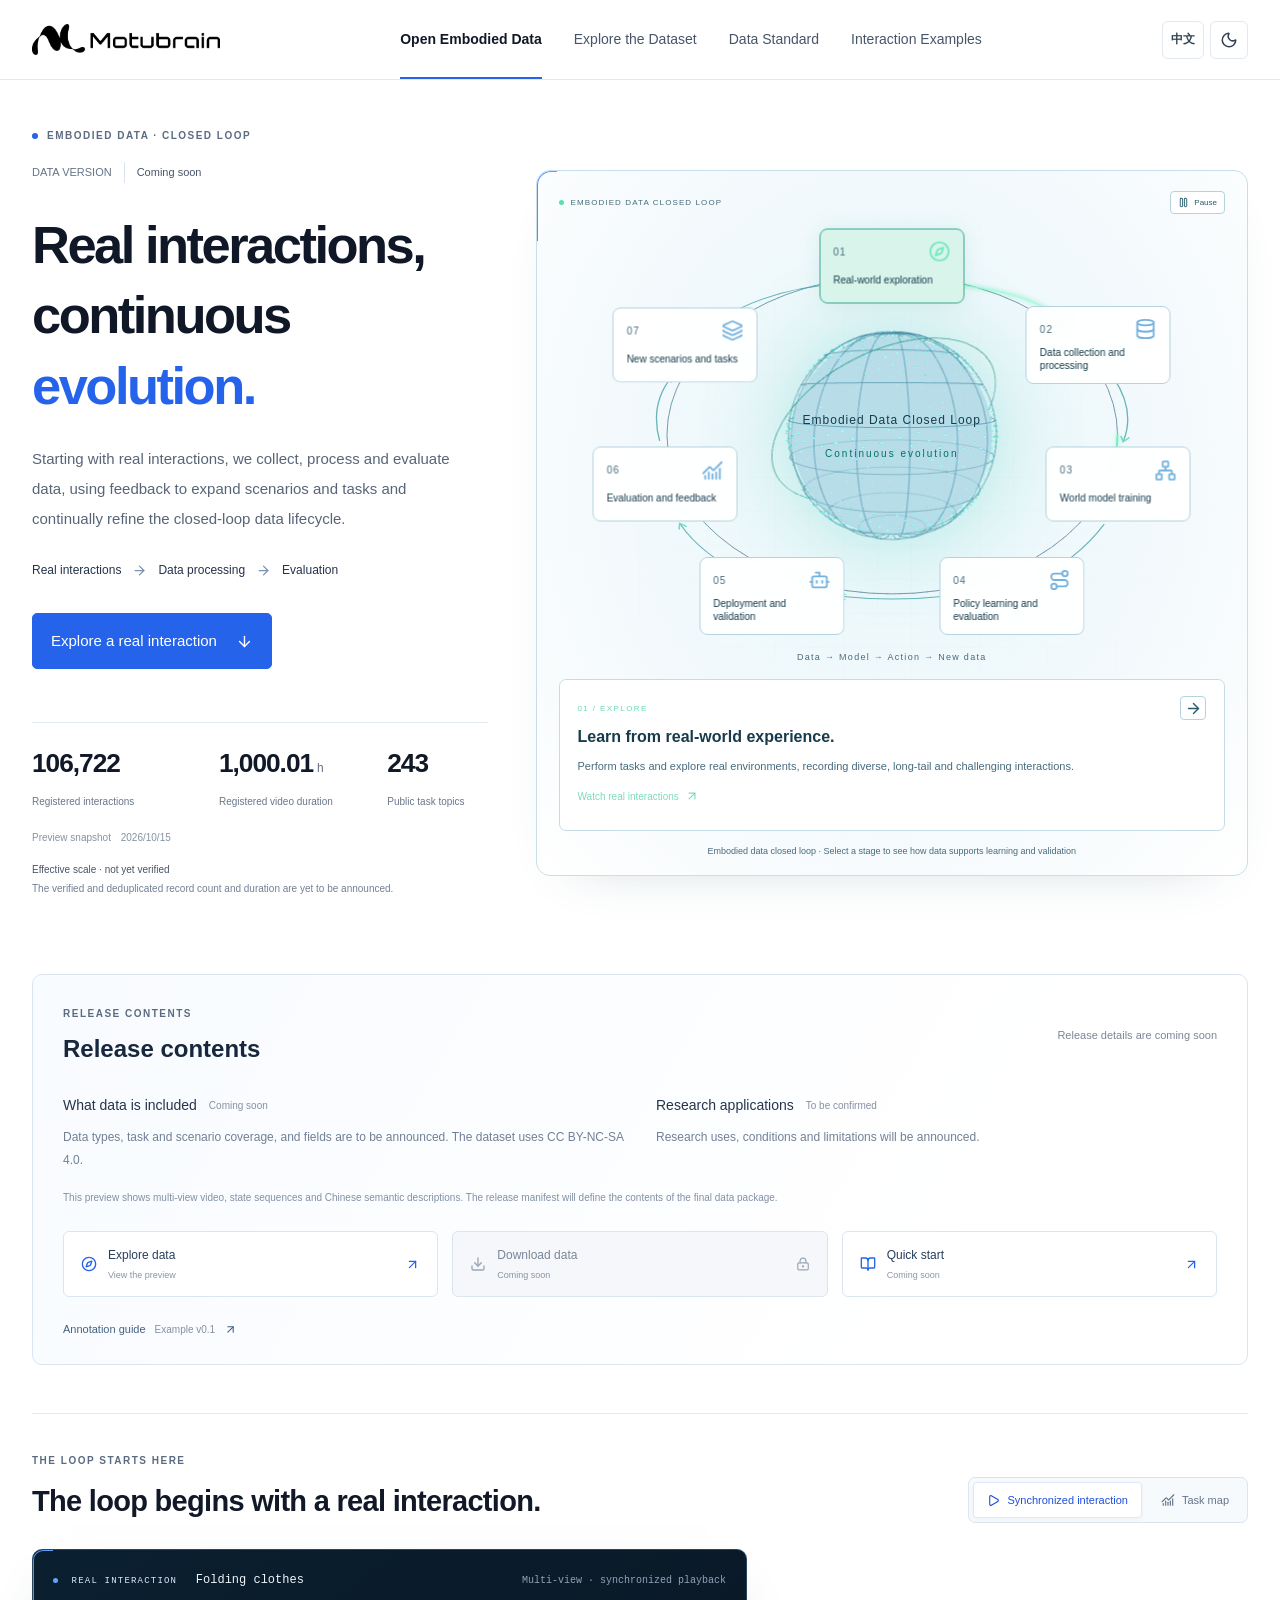
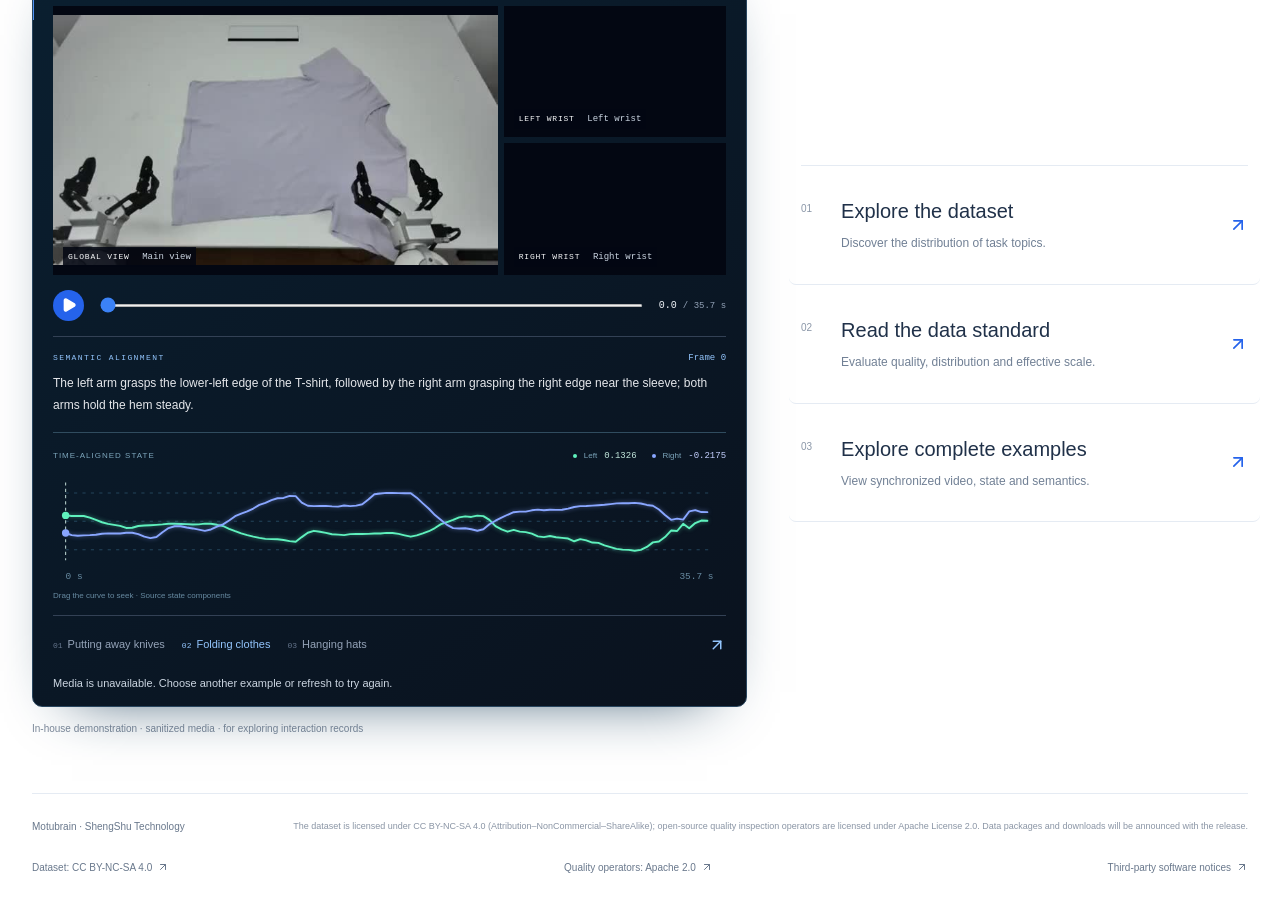
<file: index.html>
<!DOCTYPE html>
<html lang="en">
  <head>
    <meta charset="UTF-8" />
    <link rel="icon" type="image/svg+xml" href="./favicon-motubrain.svg" />
    <meta name="viewport" content="width=device-width, initial-scale=1.0" />
    <title>Motubrain · 具身数据开放计划</title>
    <script type="module" crossorigin src="./assets/index-tBWaGk-C.js"></script>
    <link rel="stylesheet" crossorigin href="./assets/index-JfS1Q5Hf.css">
  </head>
  <body>
    <div id="app"></div>
  </body>
</html>
</file>
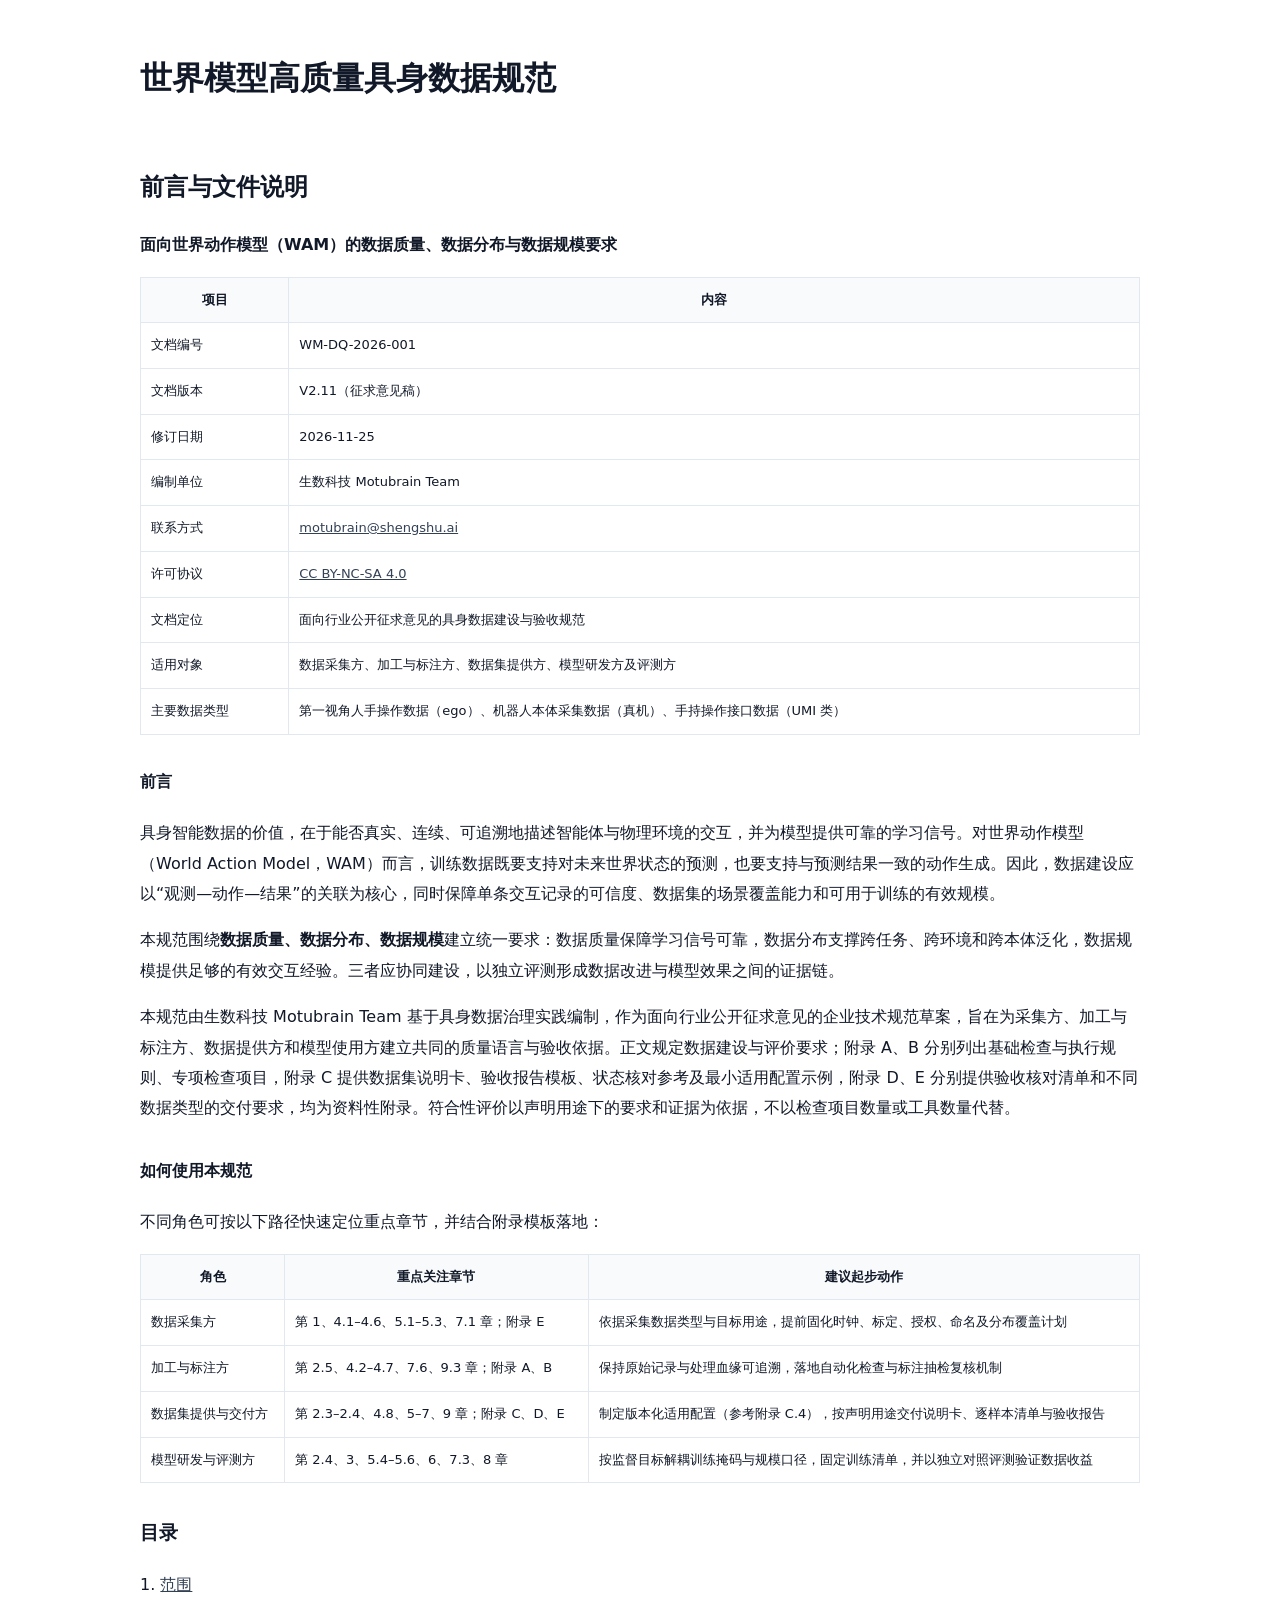
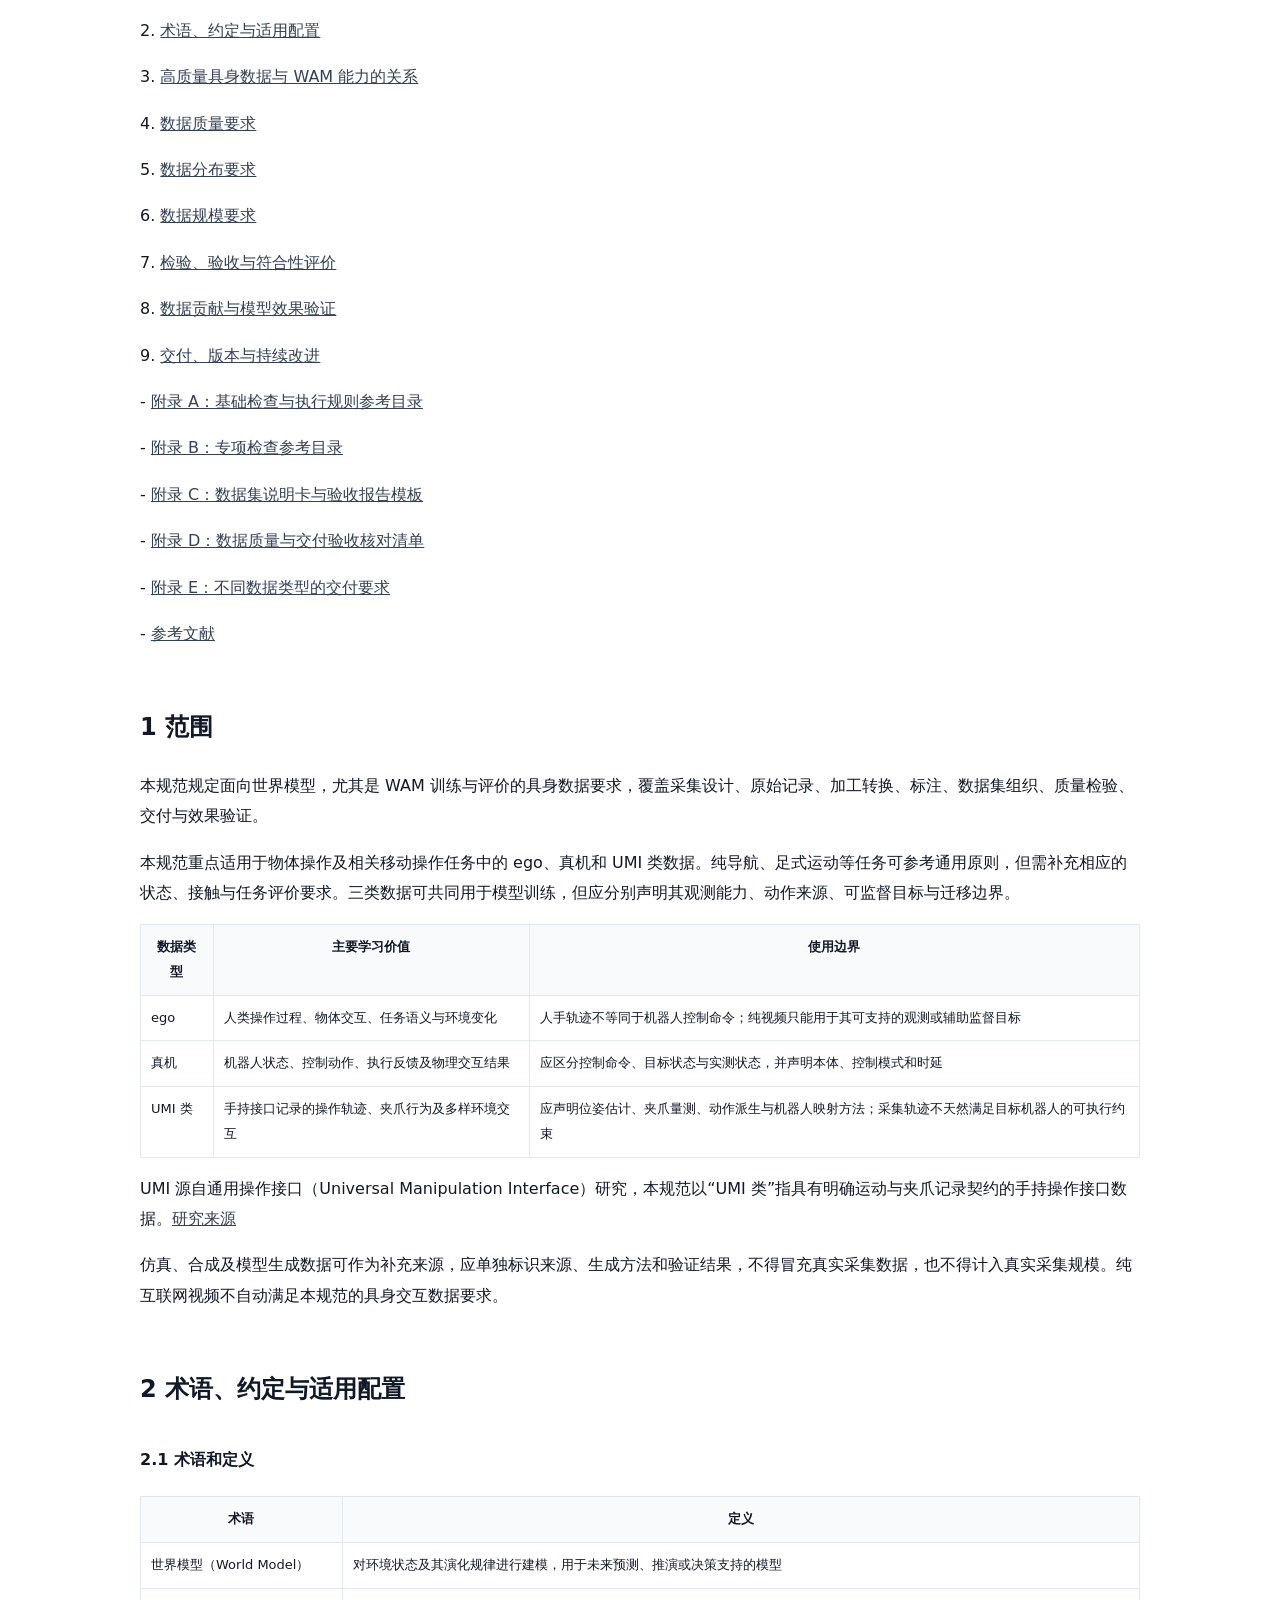
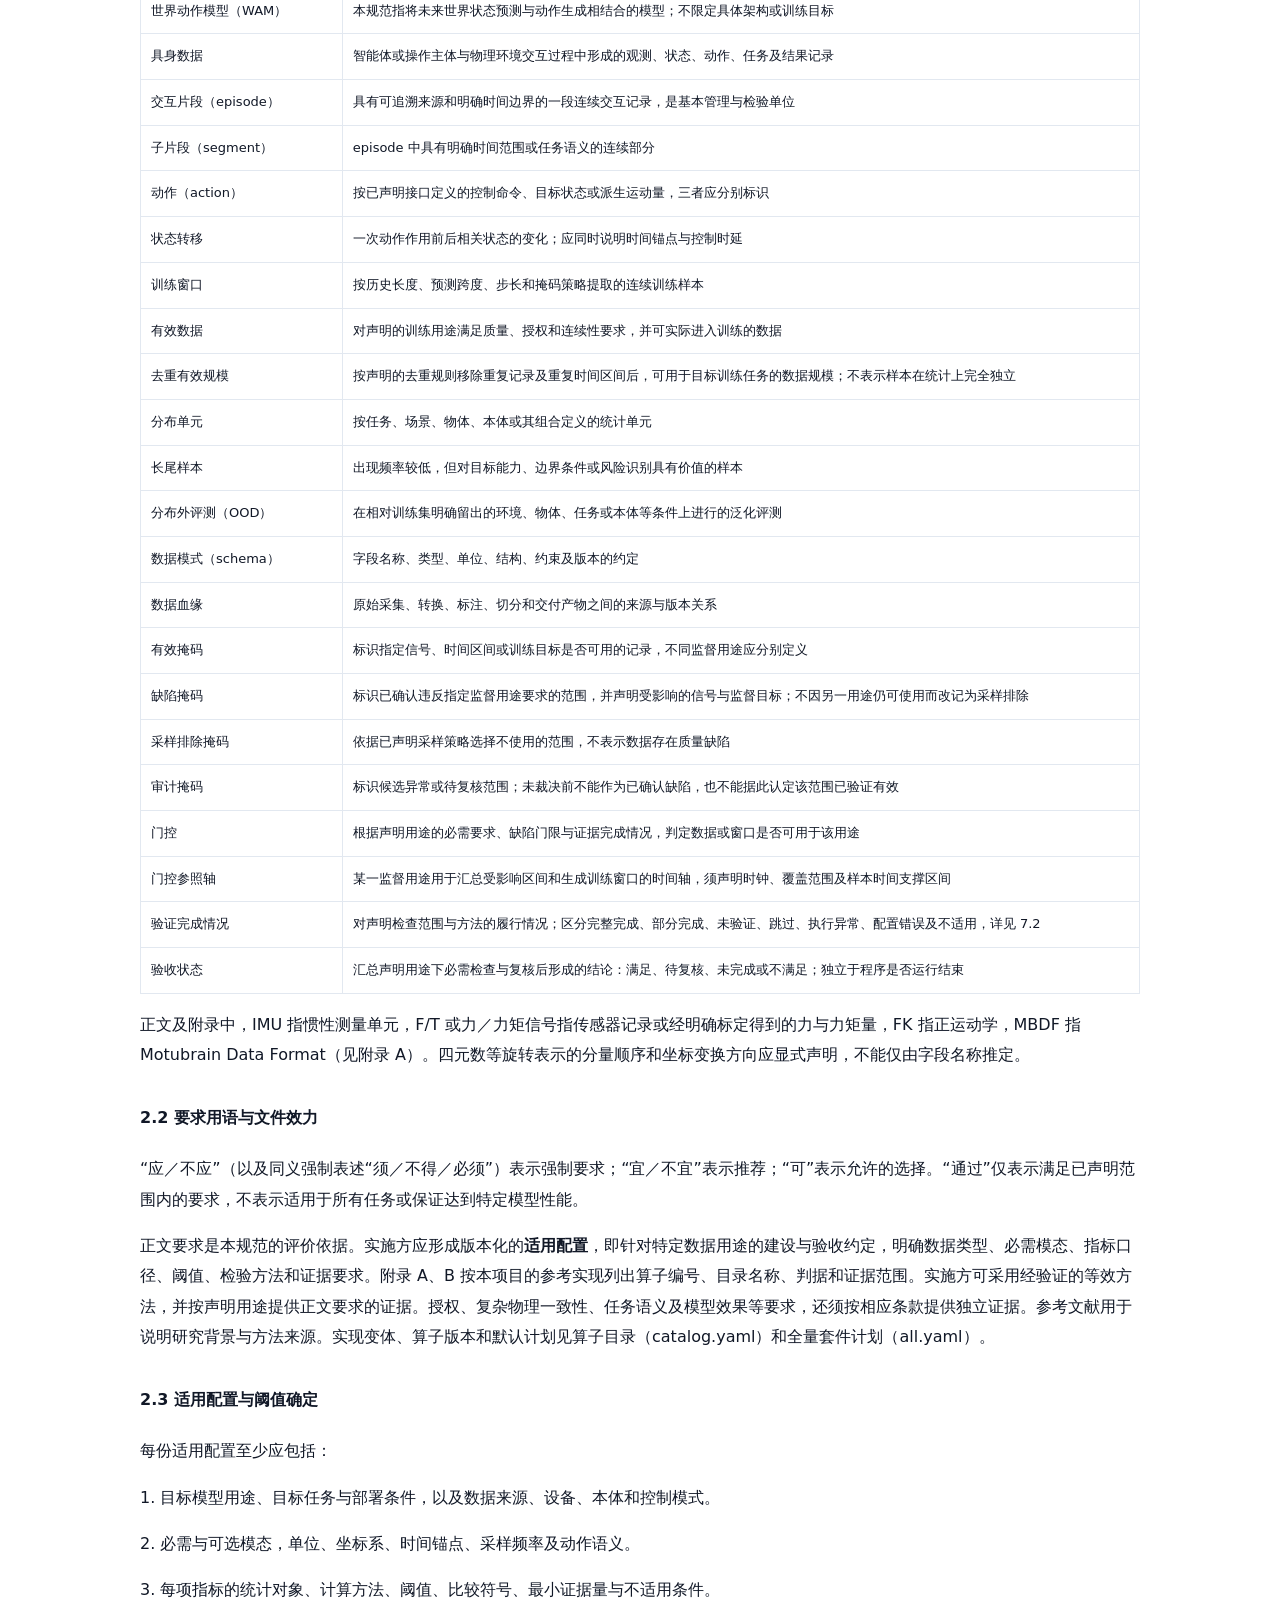
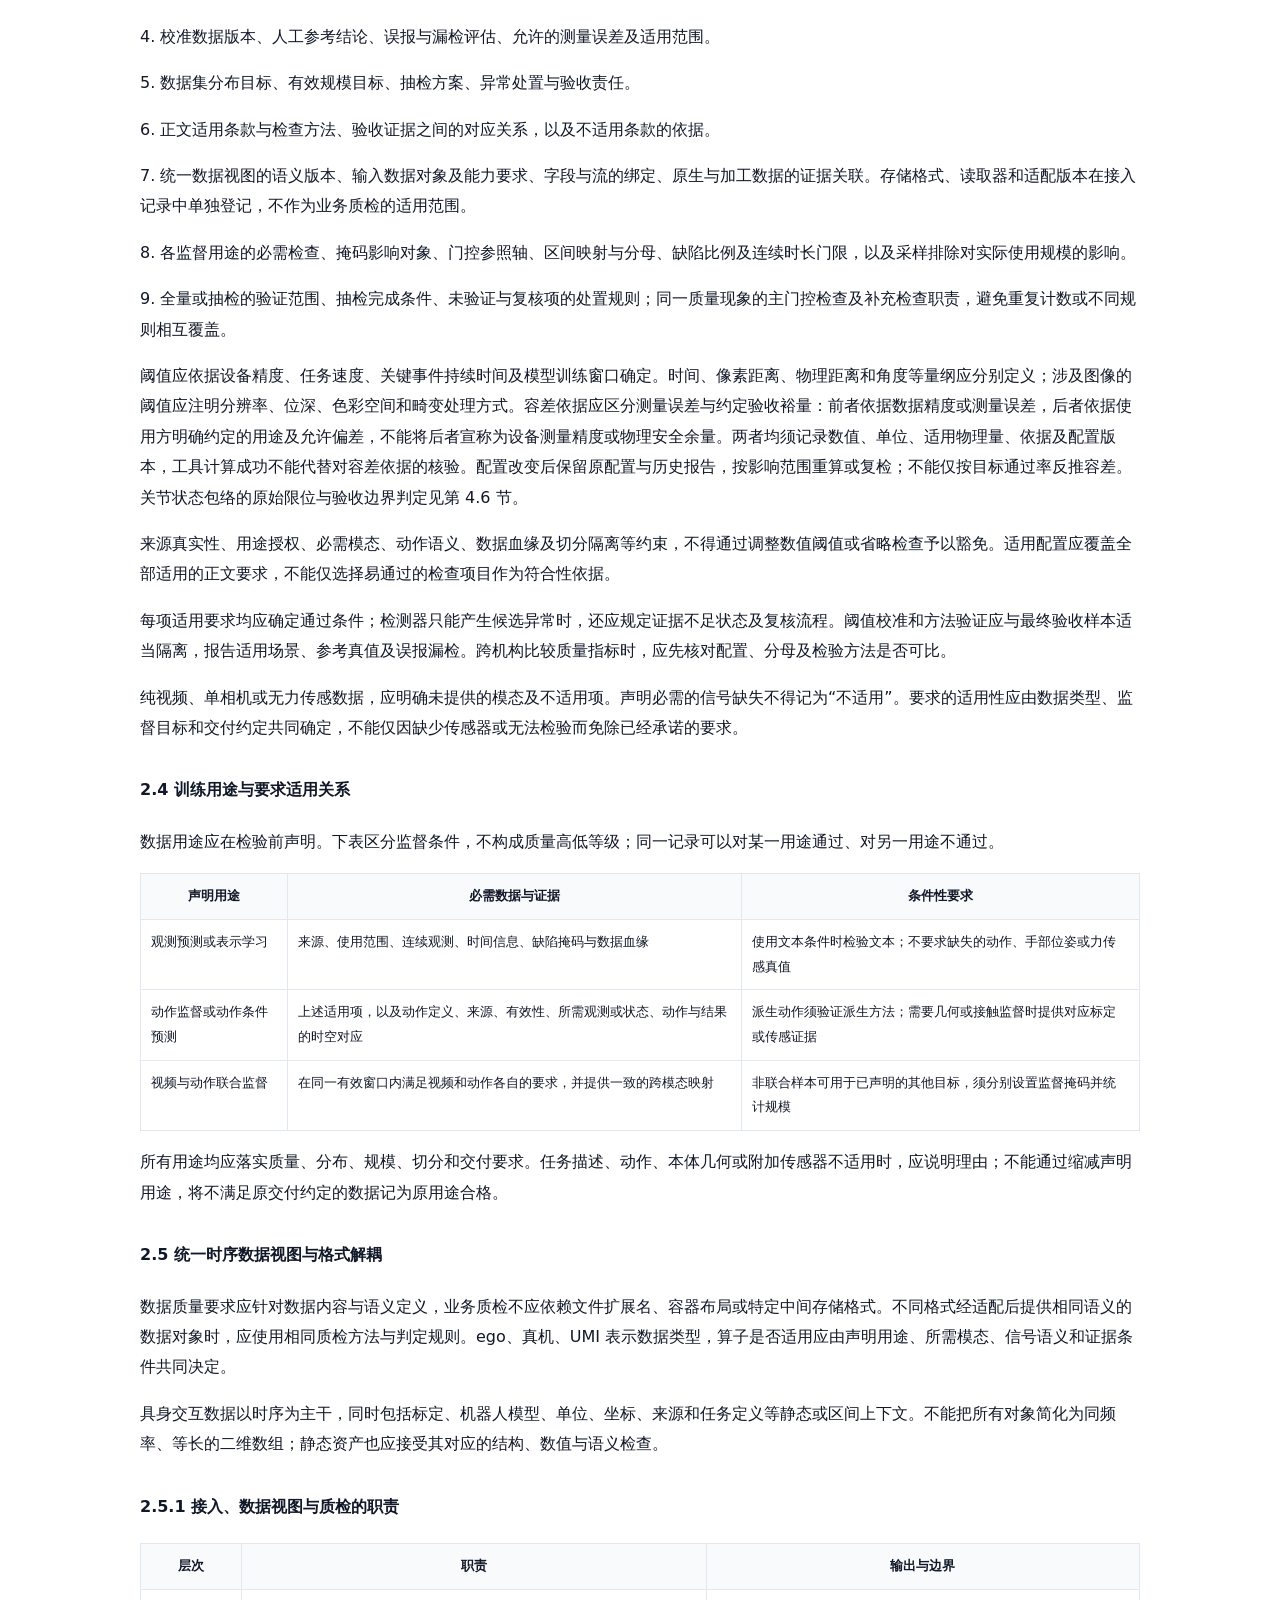
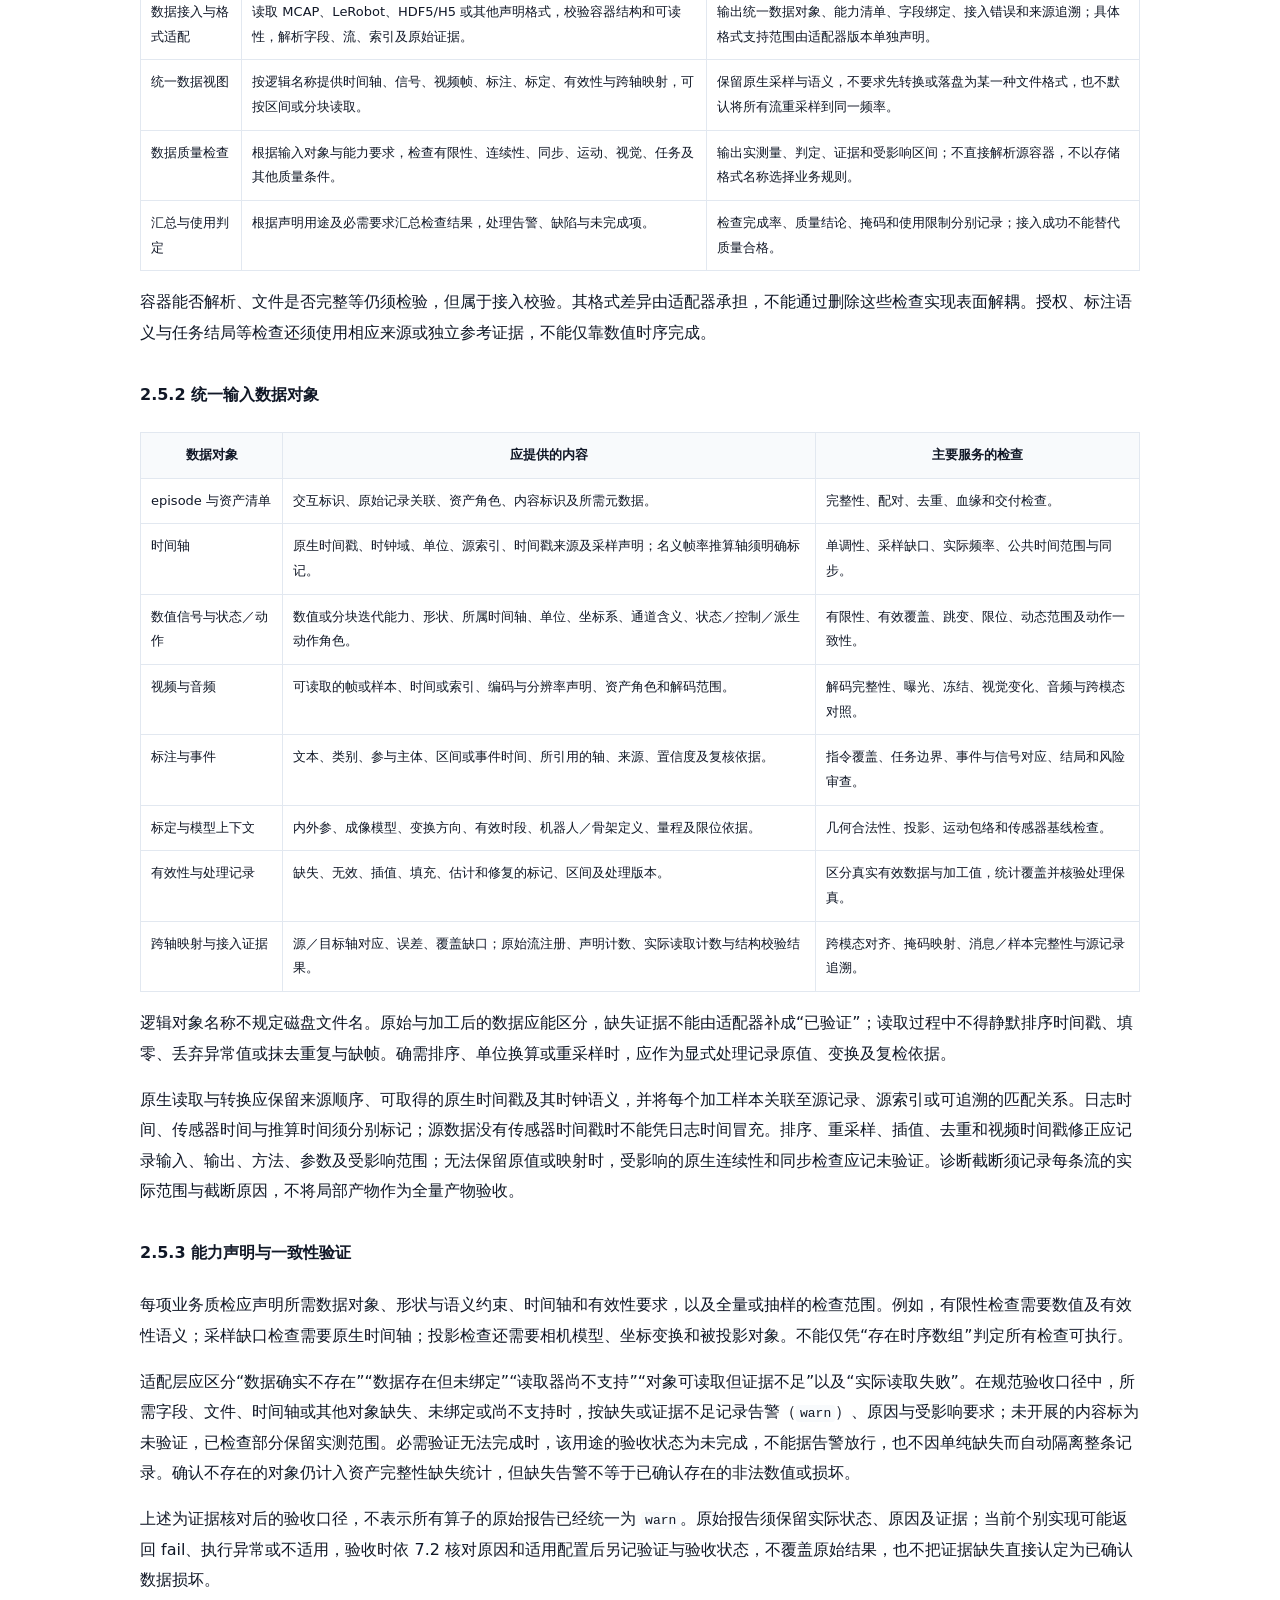
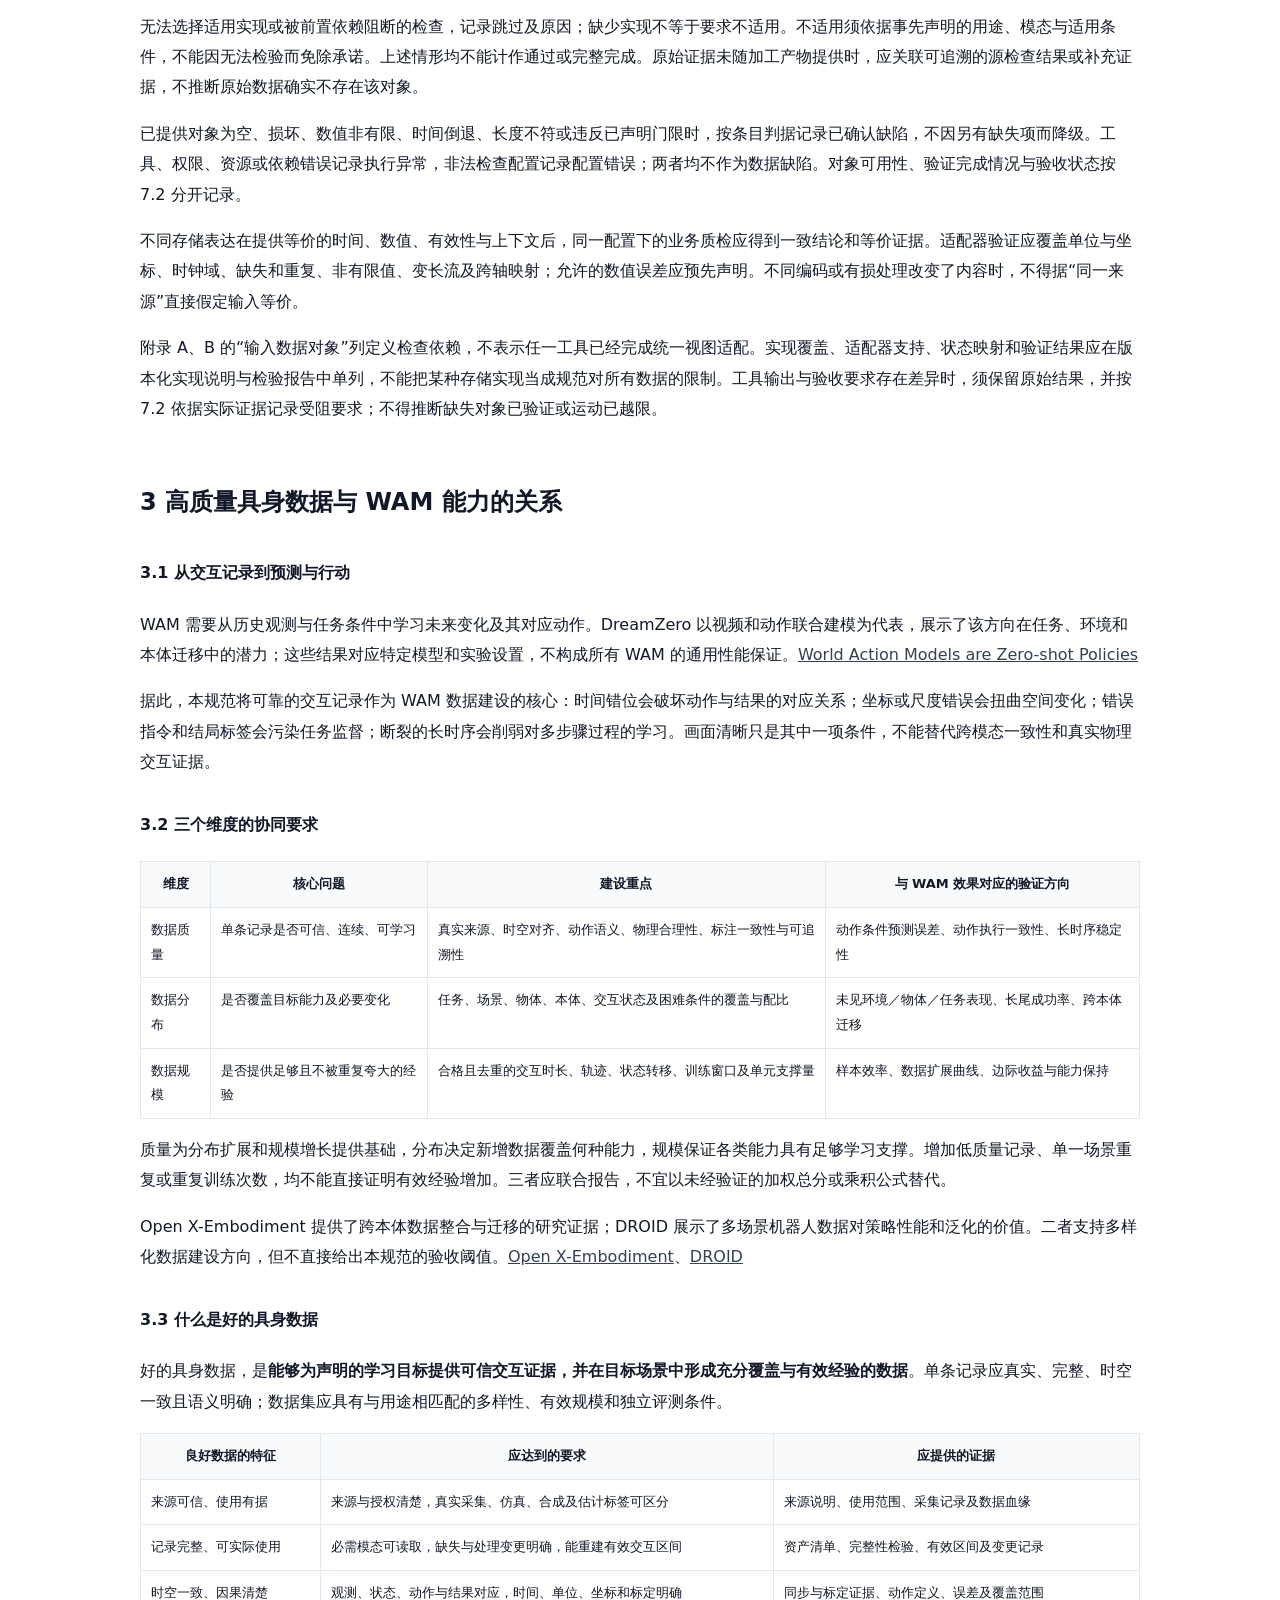
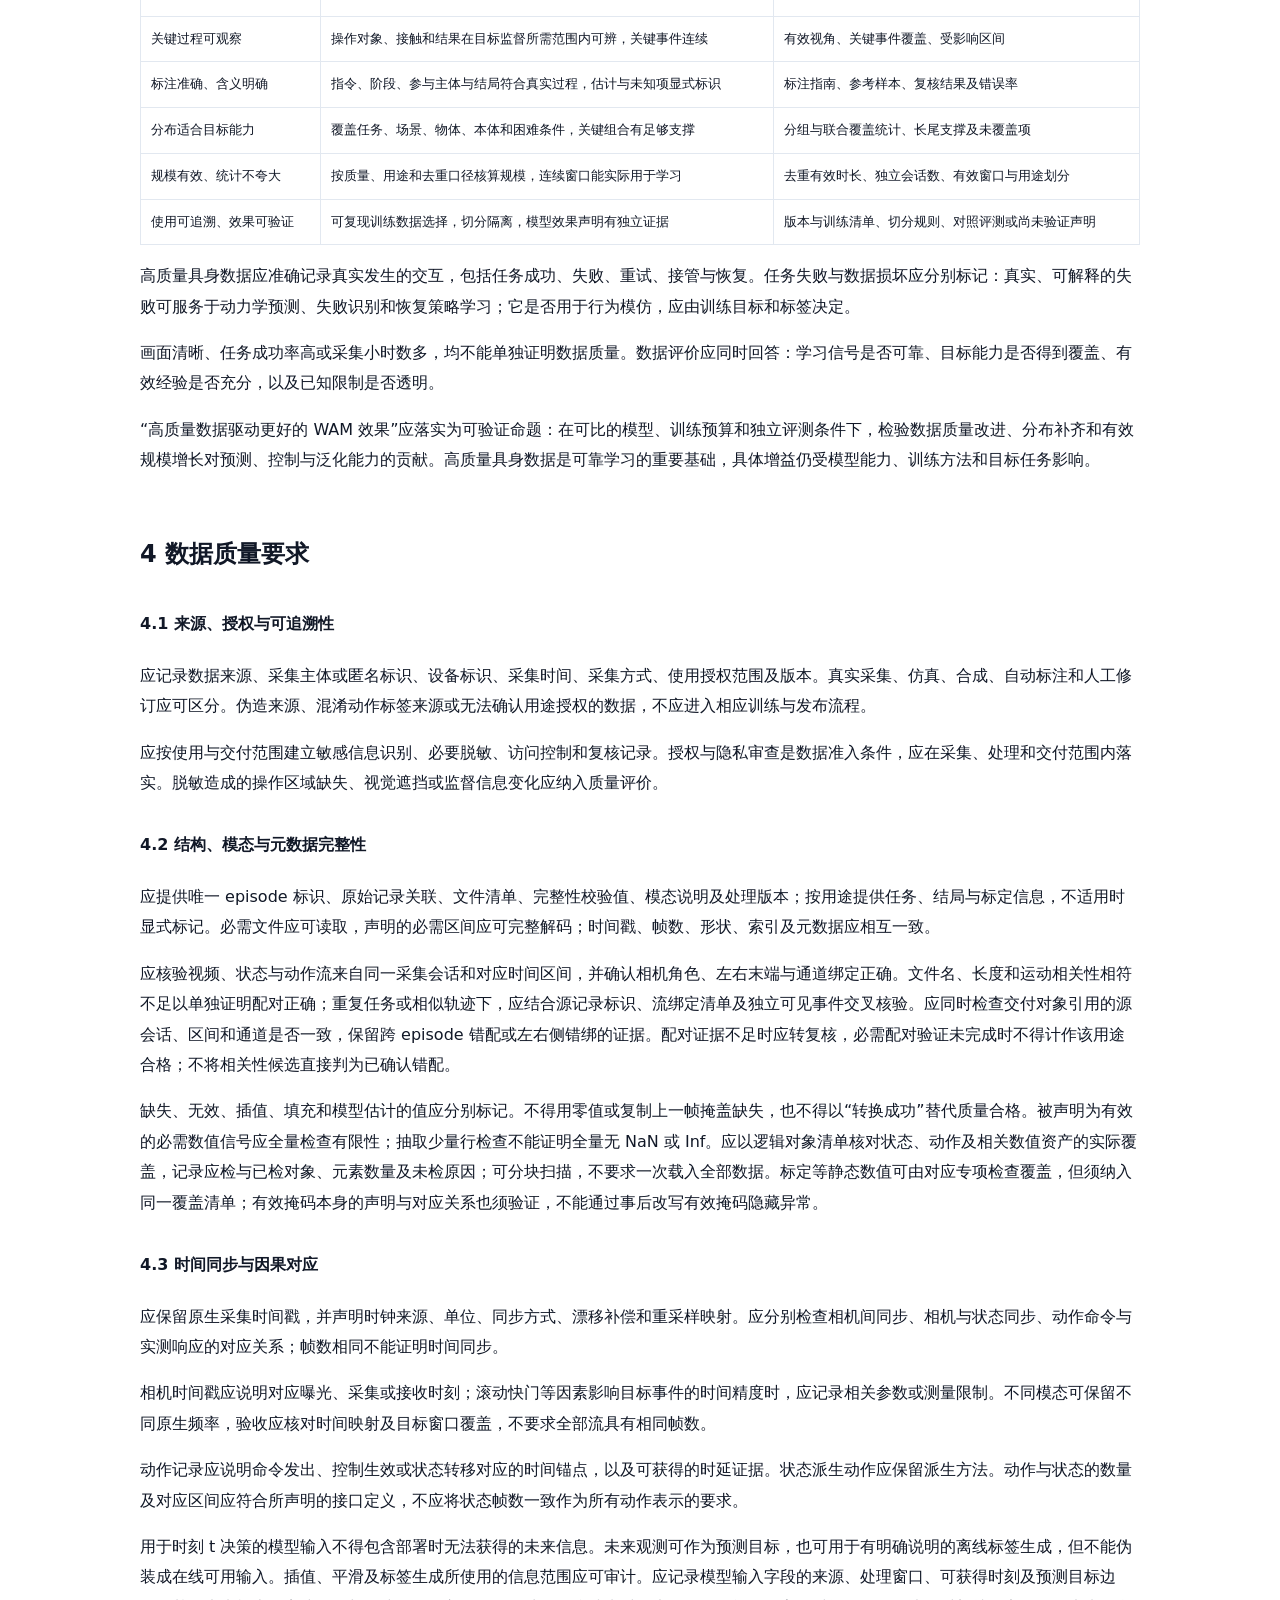
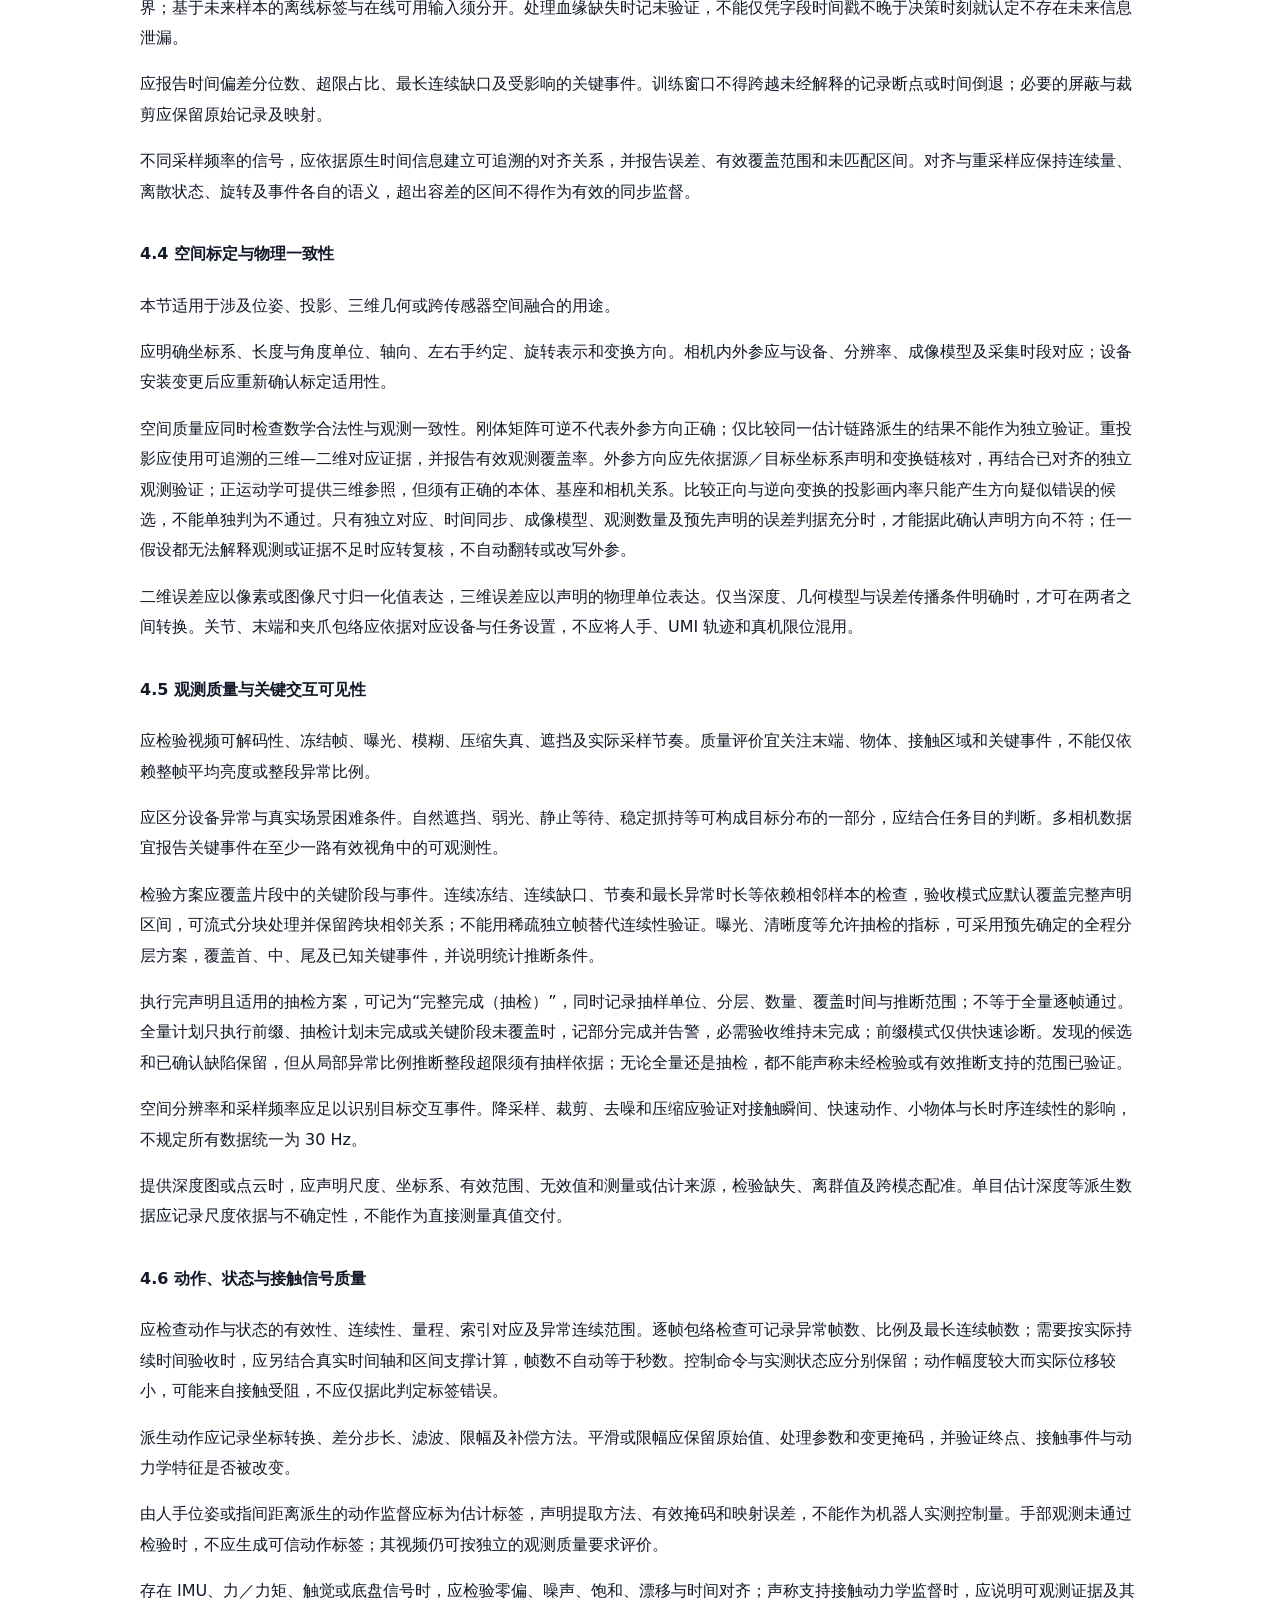
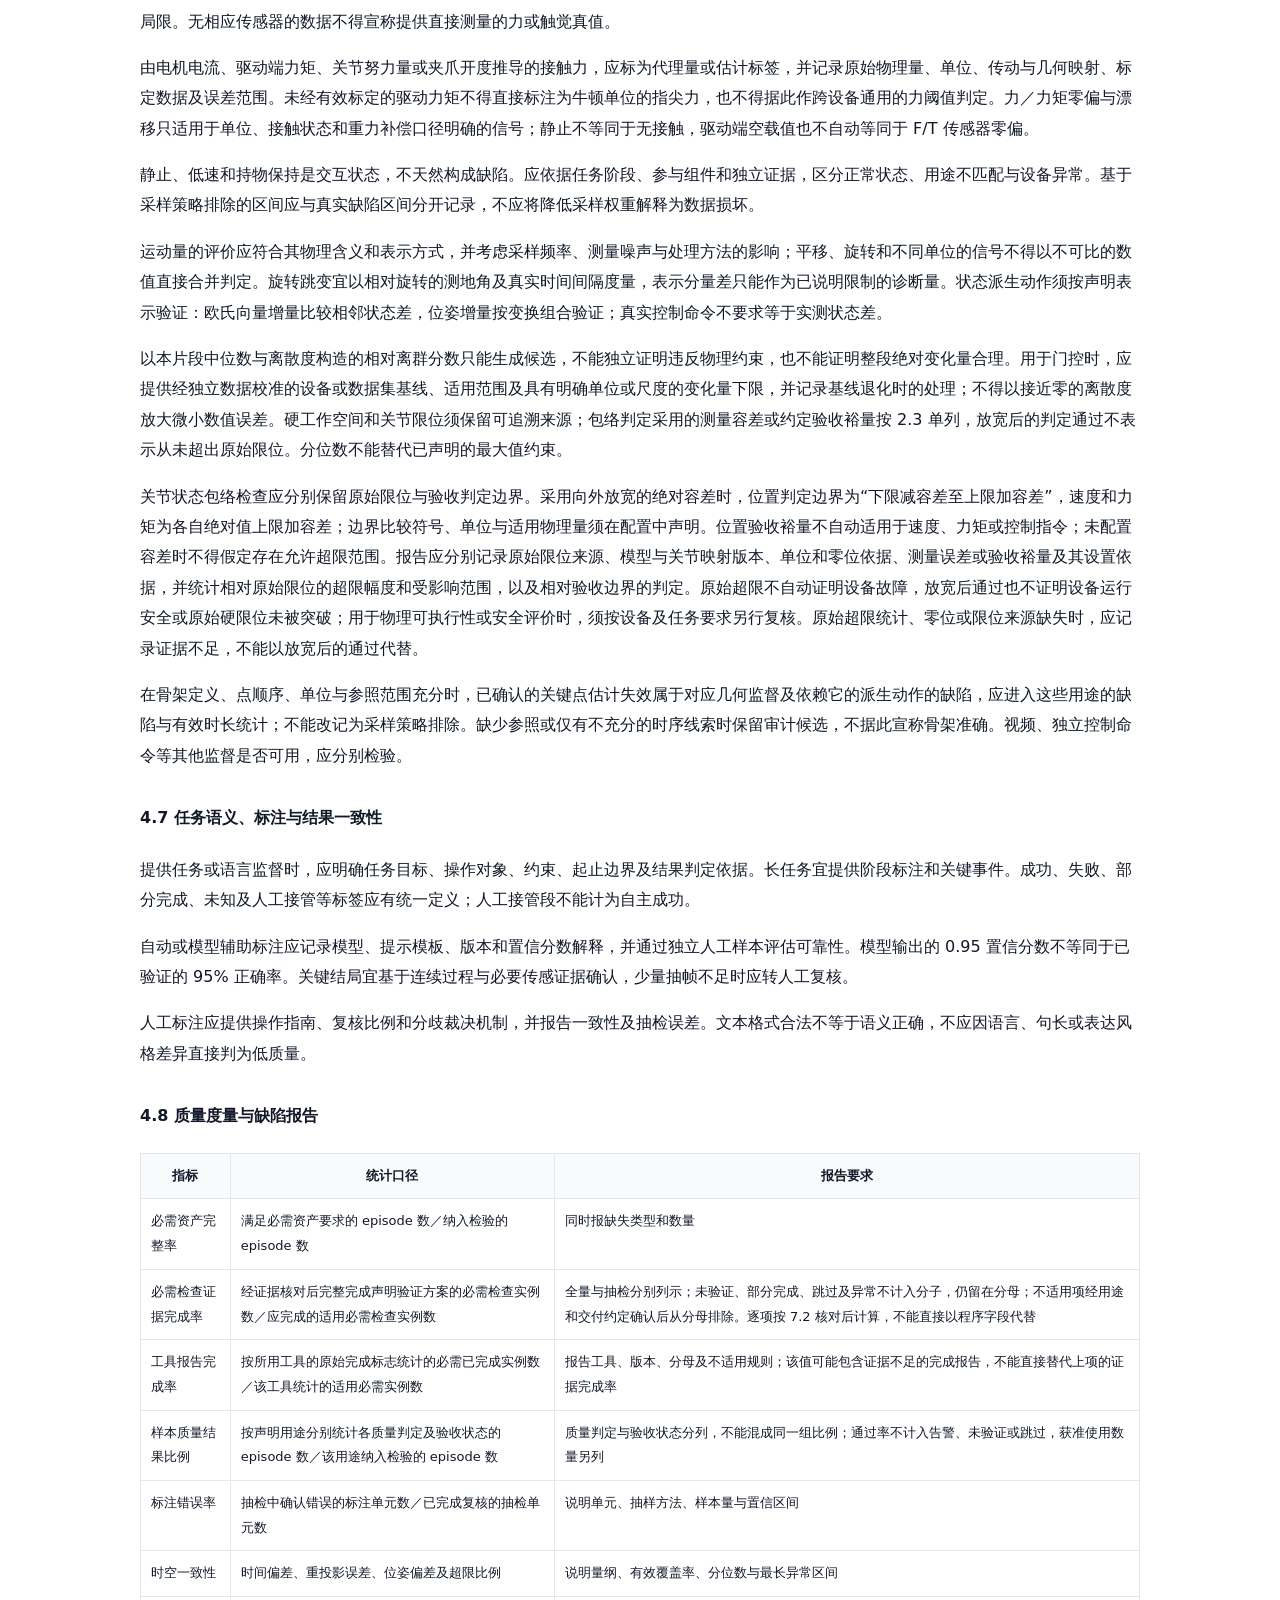
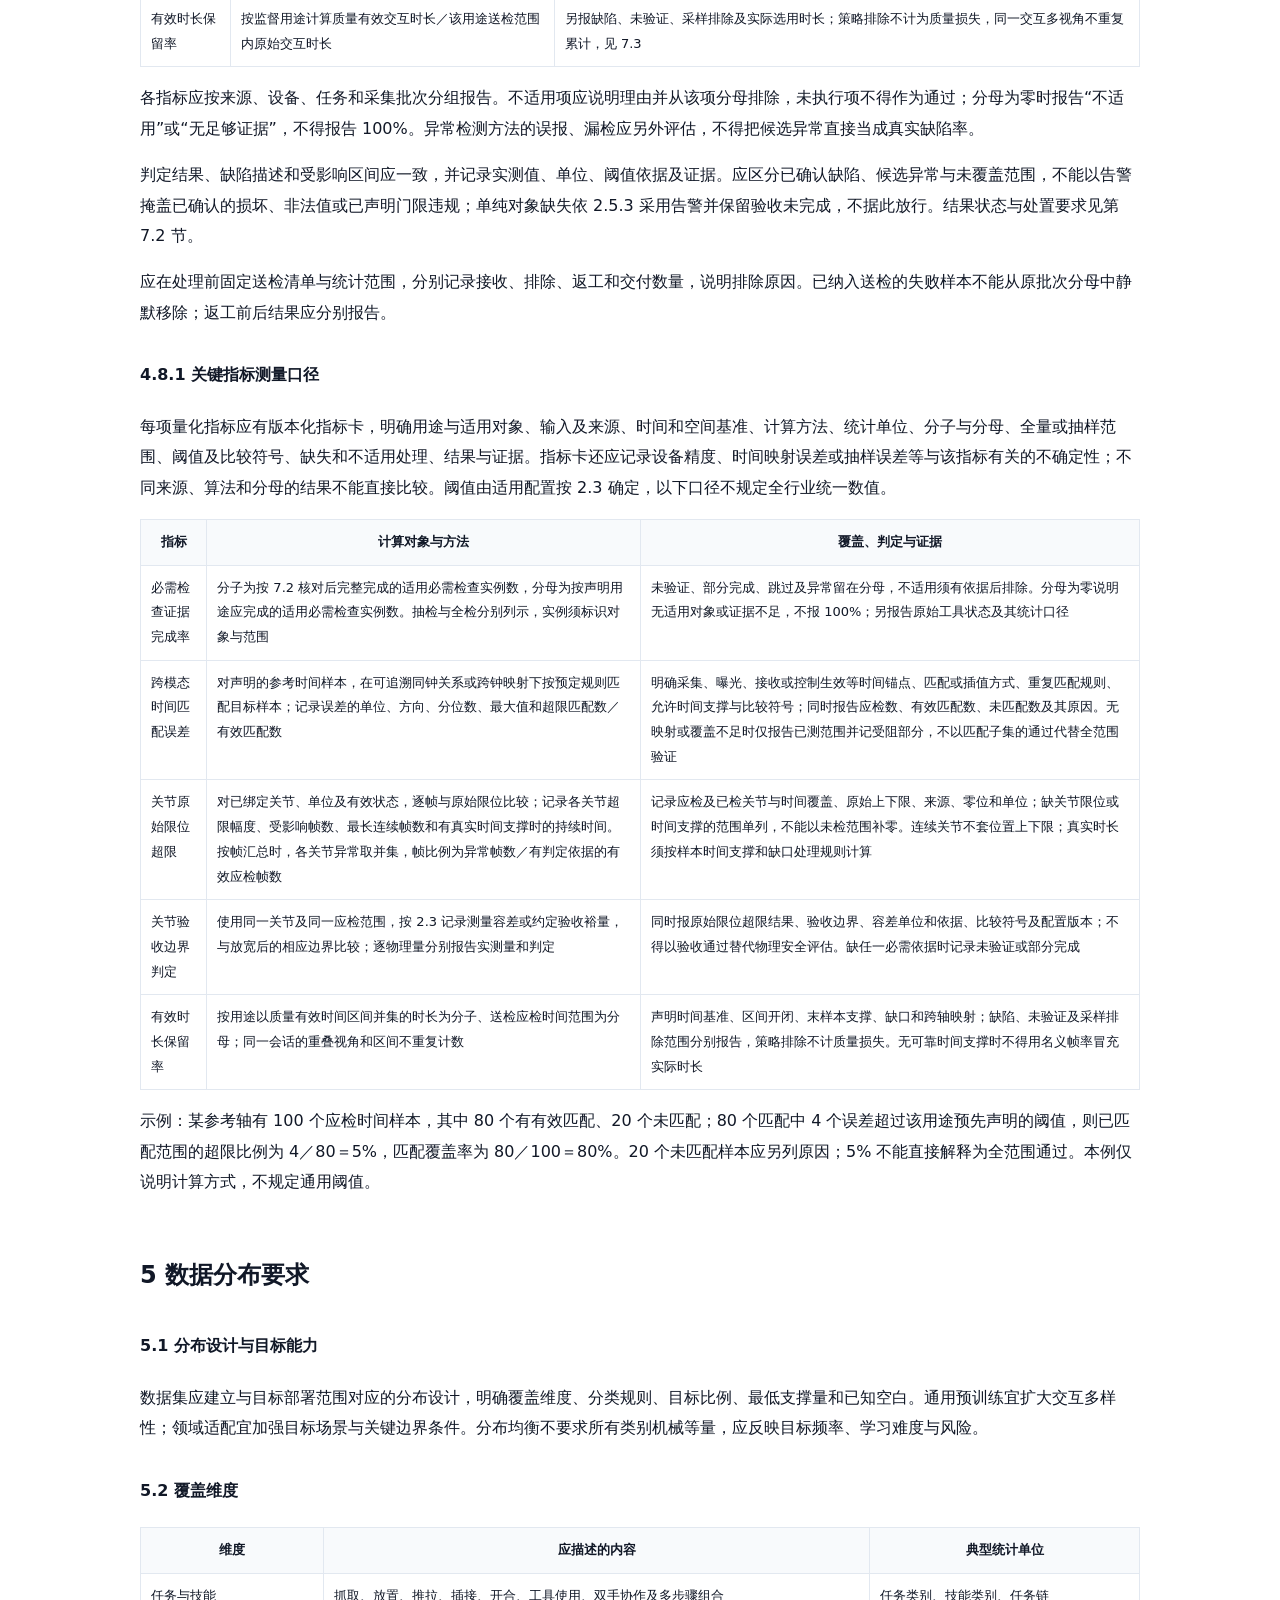
<file: open-data/world-model-data-standard.html>
<!doctype html><html lang="zh-CN"><head><meta charset="utf-8"><meta name="viewport" content="width=device-width,initial-scale=1"><title>世界模型高质量具身数据规范</title><style>body{max-width:1000px;margin:48px auto;padding:0 24px;color:#111827;font:16px/1.9 system-ui}h1{font-size:32px}h2{margin-top:56px}h3,h4{margin-top:32px}table{border-collapse:collapse;width:100%;font-size:13px}td,th{border:1px solid #e2e8f0;padding:10px;vertical-align:top}th{background:#f8fafc}a{color:#334155}blockquote{border-left:3px solid #334155;padding:12px 20px;background:#f8fafc}.standard-table{overflow:auto}code{font-size:13px;background:#f8fafc;border-radius:3px;padding:1px 4px}pre.standard-code{overflow:auto;margin:18px 0;padding:14px 16px;background:#f8fafc;border:1px solid #e2e8f0;border-radius:6px;font:13px/1.7 ui-monospace,SFMono-Regular,Menlo,Consolas,monospace;white-space:pre}pre.standard-code code{display:block;padding:0;background:transparent;font:inherit;white-space:inherit}</style></head><body><h1>世界模型高质量具身数据规范</h1><section id="preface"><h2>前言与文件说明</h2><p><strong>面向世界动作模型（WAM）的数据质量、数据分布与数据规模要求</strong></p><div class="standard-table"><table><thead><tr><th>项目</th><th>内容</th></tr></thead><tbody><tr><td>文档编号</td><td>WM-DQ-2026-001</td></tr><tr><td>文档版本</td><td>V2.11（征求意见稿）</td></tr><tr><td>修订日期</td><td>2026-11-25</td></tr><tr><td>编制单位</td><td>生数科技 Motubrain Team</td></tr><tr><td>联系方式</td><td><a href="mailto:motubrain@shengshu.ai">motubrain@shengshu.ai</a></td></tr><tr><td>许可协议</td><td><a href="https://creativecommons.org/licenses/by-nc-sa/4.0/" target="_blank" rel="noopener noreferrer">CC BY-NC-SA 4.0</a></td></tr><tr><td>文档定位</td><td>面向行业公开征求意见的具身数据建设与验收规范</td></tr><tr><td>适用对象</td><td>数据采集方、加工与标注方、数据集提供方、模型研发方及评测方</td></tr><tr><td>主要数据类型</td><td>第一视角人手操作数据（ego）、机器人本体采集数据（真机）、手持操作接口数据（UMI 类）</td></tr></tbody></table></div><h4>前言</h4><p>具身智能数据的价值，在于能否真实、连续、可追溯地描述智能体与物理环境的交互，并为模型提供可靠的学习信号。对世界动作模型（World Action Model，WAM）而言，训练数据既要支持对未来世界状态的预测，也要支持与预测结果一致的动作生成。因此，数据建设应以“观测—动作—结果”的关联为核心，同时保障单条交互记录的可信度、数据集的场景覆盖能力和可用于训练的有效规模。</p><p>本规范围绕<strong>数据质量、数据分布、数据规模</strong>建立统一要求：数据质量保障学习信号可靠，数据分布支撑跨任务、跨环境和跨本体泛化，数据规模提供足够的有效交互经验。三者应协同建设，以独立评测形成数据改进与模型效果之间的证据链。</p><p>本规范由生数科技 Motubrain Team 基于具身数据治理实践编制，作为面向行业公开征求意见的企业技术规范草案，旨在为采集方、加工与标注方、数据提供方和模型使用方建立共同的质量语言与验收依据。正文规定数据建设与评价要求；附录 A、B 分别列出基础检查与执行规则、专项检查项目，附录 C 提供数据集说明卡、验收报告模板、状态核对参考及最小适用配置示例，附录 D、E 分别提供验收核对清单和不同数据类型的交付要求，均为资料性附录。符合性评价以声明用途下的要求和证据为依据，不以检查项目数量或工具数量代替。</p><h4>如何使用本规范</h4><p>不同角色可按以下路径快速定位重点章节，并结合附录模板落地：</p><div class="standard-table"><table><thead><tr><th>角色</th><th>重点关注章节</th><th>建议起步动作</th></tr></thead><tbody><tr><td>数据采集方</td><td>第 1、4.1–4.6、5.1–5.3、7.1 章；附录 E</td><td>依据采集数据类型与目标用途，提前固化时钟、标定、授权、命名及分布覆盖计划</td></tr><tr><td>加工与标注方</td><td>第 2.5、4.2–4.7、7.6、9.3 章；附录 A、B</td><td>保持原始记录与处理血缘可追溯，落地自动化检查与标注抽检复核机制</td></tr><tr><td>数据集提供与交付方</td><td>第 2.3–2.4、4.8、5–7、9 章；附录 C、D、E</td><td>制定版本化适用配置（参考附录 C.4），按声明用途交付说明卡、逐样本清单与验收报告</td></tr><tr><td>模型研发与评测方</td><td>第 2.4、3、5.4–5.6、6、7.3、8 章</td><td>按监督目标解耦训练掩码与规模口径，固定训练清单，并以独立对照评测验证数据收益</td></tr></tbody></table></div><h3>目录</h3><p class="standard-list-item">1. <a href="#chapter-1">范围</a></p><p class="standard-list-item">2. <a href="#chapter-2">术语、约定与适用配置</a></p><p class="standard-list-item">3. <a href="#chapter-3">高质量具身数据与 WAM 能力的关系</a></p><p class="standard-list-item">4. <a href="#chapter-4">数据质量要求</a></p><p class="standard-list-item">5. <a href="#chapter-5">数据分布要求</a></p><p class="standard-list-item">6. <a href="#chapter-6">数据规模要求</a></p><p class="standard-list-item">7. <a href="#chapter-7">检验、验收与符合性评价</a></p><p class="standard-list-item">8. <a href="#chapter-8">数据贡献与模型效果验证</a></p><p class="standard-list-item">9. <a href="#chapter-9">交付、版本与持续改进</a></p><p class="standard-list-item">- <a href="#appendix-10">附录 A：基础检查与执行规则参考目录</a></p><p class="standard-list-item">- <a href="#appendix-11">附录 B：专项检查参考目录</a></p><p class="standard-list-item">- <a href="#appendix-12">附录 C：数据集说明卡与验收报告模板</a></p><p class="standard-list-item">- <a href="#appendix-14">附录 D：数据质量与交付验收核对清单</a></p><p class="standard-list-item">- <a href="#appendix-15">附录 E：不同数据类型的交付要求</a></p><p class="standard-list-item">- <a href="#appendix-13">参考文献</a></p></section><section id="chapter-1"><h2>1 范围</h2><p>本规范规定面向世界模型，尤其是 WAM 训练与评价的具身数据要求，覆盖采集设计、原始记录、加工转换、标注、数据集组织、质量检验、交付与效果验证。</p><p>本规范重点适用于物体操作及相关移动操作任务中的 ego、真机和 UMI 类数据。纯导航、足式运动等任务可参考通用原则，但需补充相应的状态、接触与任务评价要求。三类数据可共同用于模型训练，但应分别声明其观测能力、动作来源、可监督目标与迁移边界。</p><div class="standard-table"><table><thead><tr><th>数据类型</th><th>主要学习价值</th><th>使用边界</th></tr></thead><tbody><tr><td>ego</td><td>人类操作过程、物体交互、任务语义与环境变化</td><td>人手轨迹不等同于机器人控制命令；纯视频只能用于其可支持的观测或辅助监督目标</td></tr><tr><td>真机</td><td>机器人状态、控制动作、执行反馈及物理交互结果</td><td>应区分控制命令、目标状态与实测状态，并声明本体、控制模式和时延</td></tr><tr><td>UMI 类</td><td>手持接口记录的操作轨迹、夹爪行为及多样环境交互</td><td>应声明位姿估计、夹爪量测、动作派生与机器人映射方法；采集轨迹不天然满足目标机器人的可执行约束</td></tr></tbody></table></div><p>UMI 源自通用操作接口（Universal Manipulation Interface）研究，本规范以“UMI 类”指具有明确运动与夹爪记录契约的手持操作接口数据。<a href="https://arxiv.org/abs/2402.10329" target="_blank" rel="noopener noreferrer">研究来源</a></p><p>仿真、合成及模型生成数据可作为补充来源，应单独标识来源、生成方法和验证结果，不得冒充真实采集数据，也不得计入真实采集规模。纯互联网视频不自动满足本规范的具身交互数据要求。</p></section><section id="chapter-2"><h2>2 术语、约定与适用配置</h2><h4>2.1 术语和定义</h4><div class="standard-table"><table><thead><tr><th>术语</th><th>定义</th></tr></thead><tbody><tr><td>世界模型（World Model）</td><td>对环境状态及其演化规律进行建模，用于未来预测、推演或决策支持的模型</td></tr><tr><td>世界动作模型（WAM）</td><td>本规范指将未来世界状态预测与动作生成相结合的模型；不限定具体架构或训练目标</td></tr><tr><td>具身数据</td><td>智能体或操作主体与物理环境交互过程中形成的观测、状态、动作、任务及结果记录</td></tr><tr><td>交互片段（episode）</td><td>具有可追溯来源和明确时间边界的一段连续交互记录，是基本管理与检验单位</td></tr><tr><td>子片段（segment）</td><td>episode 中具有明确时间范围或任务语义的连续部分</td></tr><tr><td>动作（action）</td><td>按已声明接口定义的控制命令、目标状态或派生运动量，三者应分别标识</td></tr><tr><td>状态转移</td><td>一次动作作用前后相关状态的变化；应同时说明时间锚点与控制时延</td></tr><tr><td>训练窗口</td><td>按历史长度、预测跨度、步长和掩码策略提取的连续训练样本</td></tr><tr><td>有效数据</td><td>对声明的训练用途满足质量、授权和连续性要求，并可实际进入训练的数据</td></tr><tr><td>去重有效规模</td><td>按声明的去重规则移除重复记录及重复时间区间后，可用于目标训练任务的数据规模；不表示样本在统计上完全独立</td></tr><tr><td>分布单元</td><td>按任务、场景、物体、本体或其组合定义的统计单元</td></tr><tr><td>长尾样本</td><td>出现频率较低，但对目标能力、边界条件或风险识别具有价值的样本</td></tr><tr><td>分布外评测（OOD）</td><td>在相对训练集明确留出的环境、物体、任务或本体等条件上进行的泛化评测</td></tr><tr><td>数据模式（schema）</td><td>字段名称、类型、单位、结构、约束及版本的约定</td></tr><tr><td>数据血缘</td><td>原始采集、转换、标注、切分和交付产物之间的来源与版本关系</td></tr><tr><td>有效掩码</td><td>标识指定信号、时间区间或训练目标是否可用的记录，不同监督用途应分别定义</td></tr><tr><td>缺陷掩码</td><td>标识已确认违反指定监督用途要求的范围，并声明受影响的信号与监督目标；不因另一用途仍可使用而改记为采样排除</td></tr><tr><td>采样排除掩码</td><td>依据已声明采样策略选择不使用的范围，不表示数据存在质量缺陷</td></tr><tr><td>审计掩码</td><td>标识候选异常或待复核范围；未裁决前不能作为已确认缺陷，也不能据此认定该范围已验证有效</td></tr><tr><td>门控</td><td>根据声明用途的必需要求、缺陷门限与证据完成情况，判定数据或窗口是否可用于该用途</td></tr><tr><td>门控参照轴</td><td>某一监督用途用于汇总受影响区间和生成训练窗口的时间轴，须声明时钟、覆盖范围及样本时间支撑区间</td></tr><tr><td>验证完成情况</td><td>对声明检查范围与方法的履行情况；区分完整完成、部分完成、未验证、跳过、执行异常、配置错误及不适用，详见 7.2</td></tr><tr><td>验收状态</td><td>汇总声明用途下必需检查与复核后形成的结论：满足、待复核、未完成或不满足；独立于程序是否运行结束</td></tr></tbody></table></div><p>正文及附录中，IMU 指惯性测量单元，F/T 或力／力矩信号指传感器记录或经明确标定得到的力与力矩量，FK 指正运动学，MBDF 指 Motubrain Data Format（见附录 A）。四元数等旋转表示的分量顺序和坐标变换方向应显式声明，不能仅由字段名称推定。</p><h4>2.2 要求用语与文件效力</h4><p>“应／不应”（以及同义强制表述“须／不得／必须”）表示强制要求；“宜／不宜”表示推荐；“可”表示允许的选择。“通过”仅表示满足已声明范围内的要求，不表示适用于所有任务或保证达到特定模型性能。</p><p>正文要求是本规范的评价依据。实施方应形成版本化的<strong>适用配置</strong>，即针对特定数据用途的建设与验收约定，明确数据类型、必需模态、指标口径、阈值、检验方法和证据要求。附录 A、B 按本项目的参考实现列出算子编号、目录名称、判据和证据范围。实施方可采用经验证的等效方法，并按声明用途提供正文要求的证据。授权、复杂物理一致性、任务语义及模型效果等要求，还须按相应条款提供独立证据。参考文献用于说明研究背景与方法来源。实现变体、算子版本和默认计划见算子目录（catalog.yaml）和全量套件计划（all.yaml）。</p><h4>2.3 适用配置与阈值确定</h4><p>每份适用配置至少应包括：</p><p class="standard-list-item">1. 目标模型用途、目标任务与部署条件，以及数据来源、设备、本体和控制模式。</p><p class="standard-list-item">2. 必需与可选模态，单位、坐标系、时间锚点、采样频率及动作语义。</p><p class="standard-list-item">3. 每项指标的统计对象、计算方法、阈值、比较符号、最小证据量与不适用条件。</p><p class="standard-list-item">4. 校准数据版本、人工参考结论、误报与漏检评估、允许的测量误差及适用范围。</p><p class="standard-list-item">5. 数据集分布目标、有效规模目标、抽检方案、异常处置与验收责任。</p><p class="standard-list-item">6. 正文适用条款与检查方法、验收证据之间的对应关系，以及不适用条款的依据。</p><p class="standard-list-item">7. 统一数据视图的语义版本、输入数据对象及能力要求、字段与流的绑定、原生与加工数据的证据关联。存储格式、读取器和适配版本在接入记录中单独登记，不作为业务质检的适用范围。</p><p class="standard-list-item">8. 各监督用途的必需检查、掩码影响对象、门控参照轴、区间映射与分母、缺陷比例及连续时长门限，以及采样排除对实际使用规模的影响。</p><p class="standard-list-item">9. 全量或抽检的验证范围、抽检完成条件、未验证与复核项的处置规则；同一质量现象的主门控检查及补充检查职责，避免重复计数或不同规则相互覆盖。</p><p>阈值应依据设备精度、任务速度、关键事件持续时间及模型训练窗口确定。时间、像素距离、物理距离和角度等量纲应分别定义；涉及图像的阈值应注明分辨率、位深、色彩空间和畸变处理方式。容差依据应区分测量误差与约定验收裕量：前者依据数据精度或测量误差，后者依据使用方明确约定的用途及允许偏差，不能将后者宣称为设备测量精度或物理安全余量。两者均须记录数值、单位、适用物理量、依据及配置版本，工具计算成功不能代替对容差依据的核验。配置改变后保留原配置与历史报告，按影响范围重算或复检；不能仅按目标通过率反推容差。关节状态包络的原始限位与验收边界判定见第 4.6 节。</p><p>来源真实性、用途授权、必需模态、动作语义、数据血缘及切分隔离等约束，不得通过调整数值阈值或省略检查予以豁免。适用配置应覆盖全部适用的正文要求，不能仅选择易通过的检查项目作为符合性依据。</p><p>每项适用要求均应确定通过条件；检测器只能产生候选异常时，还应规定证据不足状态及复核流程。阈值校准和方法验证应与最终验收样本适当隔离，报告适用场景、参考真值及误报漏检。跨机构比较质量指标时，应先核对配置、分母及检验方法是否可比。</p><p>纯视频、单相机或无力传感数据，应明确未提供的模态及不适用项。声明必需的信号缺失不得记为“不适用”。要求的适用性应由数据类型、监督目标和交付约定共同确定，不能仅因缺少传感器或无法检验而免除已经承诺的要求。</p><h4>2.4 训练用途与要求适用关系</h4><p>数据用途应在检验前声明。下表区分监督条件，不构成质量高低等级；同一记录可以对某一用途通过、对另一用途不通过。</p><div class="standard-table"><table><thead><tr><th>声明用途</th><th>必需数据与证据</th><th>条件性要求</th></tr></thead><tbody><tr><td>观测预测或表示学习</td><td>来源、使用范围、连续观测、时间信息、缺陷掩码与数据血缘</td><td>使用文本条件时检验文本；不要求缺失的动作、手部位姿或力传感真值</td></tr><tr><td>动作监督或动作条件预测</td><td>上述适用项，以及动作定义、来源、有效性、所需观测或状态、动作与结果的时空对应</td><td>派生动作须验证派生方法；需要几何或接触监督时提供对应标定或传感证据</td></tr><tr><td>视频与动作联合监督</td><td>在同一有效窗口内满足视频和动作各自的要求，并提供一致的跨模态映射</td><td>非联合样本可用于已声明的其他目标，须分别设置监督掩码并统计规模</td></tr></tbody></table></div><p>所有用途均应落实质量、分布、规模、切分和交付要求。任务描述、动作、本体几何或附加传感器不适用时，应说明理由；不能通过缩减声明用途，将不满足原交付约定的数据记为原用途合格。</p><h4>2.5 统一时序数据视图与格式解耦</h4><p>数据质量要求应针对数据内容与语义定义，业务质检不应依赖文件扩展名、容器布局或特定中间存储格式。不同格式经适配后提供相同语义的数据对象时，应使用相同质检方法与判定规则。ego、真机、UMI 表示数据类型，算子是否适用应由声明用途、所需模态、信号语义和证据条件共同决定。</p><p>具身交互数据以时序为主干，同时包括标定、机器人模型、单位、坐标、来源和任务定义等静态或区间上下文。不能把所有对象简化为同频率、等长的二维数组；静态资产也应接受其对应的结构、数值与语义检查。</p><h4>2.5.1 接入、数据视图与质检的职责</h4><div class="standard-table"><table><thead><tr><th>层次</th><th>职责</th><th>输出与边界</th></tr></thead><tbody><tr><td>数据接入与格式适配</td><td>读取 MCAP、LeRobot、HDF5/H5 或其他声明格式，校验容器结构和可读性，解析字段、流、索引及原始证据。</td><td>输出统一数据对象、能力清单、字段绑定、接入错误和来源追溯；具体格式支持范围由适配器版本单独声明。</td></tr><tr><td>统一数据视图</td><td>按逻辑名称提供时间轴、信号、视频帧、标注、标定、有效性与跨轴映射，可按区间或分块读取。</td><td>保留原生采样与语义，不要求先转换或落盘为某一种文件格式，也不默认将所有流重采样到同一频率。</td></tr><tr><td>数据质量检查</td><td>根据输入对象与能力要求，检查有限性、连续性、同步、运动、视觉、任务及其他质量条件。</td><td>输出实测量、判定、证据和受影响区间；不直接解析源容器，不以存储格式名称选择业务规则。</td></tr><tr><td>汇总与使用判定</td><td>根据声明用途及必需要求汇总检查结果，处理告警、缺陷与未完成项。</td><td>检查完成率、质量结论、掩码和使用限制分别记录；接入成功不能替代质量合格。</td></tr></tbody></table></div><p>容器能否解析、文件是否完整等仍须检验，但属于接入校验。其格式差异由适配器承担，不能通过删除这些检查实现表面解耦。授权、标注语义与任务结局等检查还须使用相应来源或独立参考证据，不能仅靠数值时序完成。</p><h4>2.5.2 统一输入数据对象</h4><div class="standard-table"><table><thead><tr><th>数据对象</th><th>应提供的内容</th><th>主要服务的检查</th></tr></thead><tbody><tr><td>episode 与资产清单</td><td>交互标识、原始记录关联、资产角色、内容标识及所需元数据。</td><td>完整性、配对、去重、血缘和交付检查。</td></tr><tr><td>时间轴</td><td>原生时间戳、时钟域、单位、源索引、时间戳来源及采样声明；名义帧率推算轴须明确标记。</td><td>单调性、采样缺口、实际频率、公共时间范围与同步。</td></tr><tr><td>数值信号与状态／动作</td><td>数值或分块迭代能力、形状、所属时间轴、单位、坐标系、通道含义、状态／控制／派生动作角色。</td><td>有限性、有效覆盖、跳变、限位、动态范围及动作一致性。</td></tr><tr><td>视频与音频</td><td>可读取的帧或样本、时间或索引、编码与分辨率声明、资产角色和解码范围。</td><td>解码完整性、曝光、冻结、视觉变化、音频与跨模态对照。</td></tr><tr><td>标注与事件</td><td>文本、类别、参与主体、区间或事件时间、所引用的轴、来源、置信度及复核依据。</td><td>指令覆盖、任务边界、事件与信号对应、结局和风险审查。</td></tr><tr><td>标定与模型上下文</td><td>内外参、成像模型、变换方向、有效时段、机器人／骨架定义、量程及限位依据。</td><td>几何合法性、投影、运动包络和传感器基线检查。</td></tr><tr><td>有效性与处理记录</td><td>缺失、无效、插值、填充、估计和修复的标记、区间及处理版本。</td><td>区分真实有效数据与加工值，统计覆盖并核验处理保真。</td></tr><tr><td>跨轴映射与接入证据</td><td>源／目标轴对应、误差、覆盖缺口；原始流注册、声明计数、实际读取计数与结构校验结果。</td><td>跨模态对齐、掩码映射、消息／样本完整性与源记录追溯。</td></tr></tbody></table></div><p>逻辑对象名称不规定磁盘文件名。原始与加工后的数据应能区分，缺失证据不能由适配器补成“已验证”；读取过程中不得静默排序时间戳、填零、丢弃异常值或抹去重复与缺帧。确需排序、单位换算或重采样时，应作为显式处理记录原值、变换及复检依据。</p><p>原生读取与转换应保留来源顺序、可取得的原生时间戳及其时钟语义，并将每个加工样本关联至源记录、源索引或可追溯的匹配关系。日志时间、传感器时间与推算时间须分别标记；源数据没有传感器时间戳时不能凭日志时间冒充。排序、重采样、插值、去重和视频时间戳修正应记录输入、输出、方法、参数及受影响范围；无法保留原值或映射时，受影响的原生连续性和同步检查应记未验证。诊断截断须记录每条流的实际范围与截断原因，不将局部产物作为全量产物验收。</p><h4>2.5.3 能力声明与一致性验证</h4><p>每项业务质检应声明所需数据对象、形状与语义约束、时间轴和有效性要求，以及全量或抽样的检查范围。例如，有限性检查需要数值及有效性语义；采样缺口检查需要原生时间轴；投影检查还需要相机模型、坐标变换和被投影对象。不能仅凭“存在时序数组”判定所有检查可执行。</p><p>适配层应区分“数据确实不存在”“数据存在但未绑定”“读取器尚不支持”“对象可读取但证据不足”以及“实际读取失败”。在规范验收口径中，所需字段、文件、时间轴或其他对象缺失、未绑定或尚不支持时，按缺失或证据不足记录告警（<code>warn</code>）、原因与受影响要求；未开展的内容标为未验证，已检查部分保留实测范围。必需验证无法完成时，该用途的验收状态为未完成，不能据告警放行，也不因单纯缺失而自动隔离整条记录。确认不存在的对象仍计入资产完整性缺失统计，但缺失告警不等于已确认存在的非法数值或损坏。</p><p>上述为证据核对后的验收口径，不表示所有算子的原始报告已经统一为 <code>warn</code>。原始报告须保留实际状态、原因及证据；当前个别实现可能返回 fail、执行异常或不适用，验收时依 7.2 核对原因和适用配置后另记验证与验收状态，不覆盖原始结果，也不把证据缺失直接认定为已确认数据损坏。</p><p>无法选择适用实现或被前置依赖阻断的检查，记录跳过及原因；缺少实现不等于要求不适用。不适用须依据事先声明的用途、模态与适用条件，不能因无法检验而免除承诺。上述情形均不能计作通过或完整完成。原始证据未随加工产物提供时，应关联可追溯的源检查结果或补充证据，不推断原始数据确实不存在该对象。</p><p>已提供对象为空、损坏、数值非有限、时间倒退、长度不符或违反已声明门限时，按条目判据记录已确认缺陷，不因另有缺失项而降级。工具、权限、资源或依赖错误记录执行异常，非法检查配置记录配置错误；两者均不作为数据缺陷。对象可用性、验证完成情况与验收状态按 7.2 分开记录。</p><p>不同存储表达在提供等价的时间、数值、有效性与上下文后，同一配置下的业务质检应得到一致结论和等价证据。适配器验证应覆盖单位与坐标、时钟域、缺失和重复、非有限值、变长流及跨轴映射；允许的数值误差应预先声明。不同编码或有损处理改变了内容时，不得据“同一来源”直接假定输入等价。</p><p>附录 A、B 的“输入数据对象”列定义检查依赖，不表示任一工具已经完成统一视图适配。实现覆盖、适配器支持、状态映射和验证结果应在版本化实现说明与检验报告中单列，不能把某种存储实现当成规范对所有数据的限制。工具输出与验收要求存在差异时，须保留原始结果，并按 7.2 依据实际证据记录受阻要求；不得推断缺失对象已验证或运动已越限。</p></section><section id="chapter-3"><h2>3 高质量具身数据与 WAM 能力的关系</h2><h4>3.1 从交互记录到预测与行动</h4><p>WAM 需要从历史观测与任务条件中学习未来变化及其对应动作。DreamZero 以视频和动作联合建模为代表，展示了该方向在任务、环境和本体迁移中的潜力；这些结果对应特定模型和实验设置，不构成所有 WAM 的通用性能保证。<a href="https://arxiv.org/abs/2602.15922" target="_blank" rel="noopener noreferrer">World Action Models are Zero-shot Policies</a></p><p>据此，本规范将可靠的交互记录作为 WAM 数据建设的核心：时间错位会破坏动作与结果的对应关系；坐标或尺度错误会扭曲空间变化；错误指令和结局标签会污染任务监督；断裂的长时序会削弱对多步骤过程的学习。画面清晰只是其中一项条件，不能替代跨模态一致性和真实物理交互证据。</p><h4>3.2 三个维度的协同要求</h4><div class="standard-table"><table><thead><tr><th>维度</th><th>核心问题</th><th>建设重点</th><th>与 WAM 效果对应的验证方向</th></tr></thead><tbody><tr><td>数据质量</td><td>单条记录是否可信、连续、可学习</td><td>真实来源、时空对齐、动作语义、物理合理性、标注一致性与可追溯性</td><td>动作条件预测误差、动作执行一致性、长时序稳定性</td></tr><tr><td>数据分布</td><td>是否覆盖目标能力及必要变化</td><td>任务、场景、物体、本体、交互状态及困难条件的覆盖与配比</td><td>未见环境／物体／任务表现、长尾成功率、跨本体迁移</td></tr><tr><td>数据规模</td><td>是否提供足够且不被重复夸大的经验</td><td>合格且去重的交互时长、轨迹、状态转移、训练窗口及单元支撑量</td><td>样本效率、数据扩展曲线、边际收益与能力保持</td></tr></tbody></table></div><p>质量为分布扩展和规模增长提供基础，分布决定新增数据覆盖何种能力，规模保证各类能力具有足够学习支撑。增加低质量记录、单一场景重复或重复训练次数，均不能直接证明有效经验增加。三者应联合报告，不宜以未经验证的加权总分或乘积公式替代。</p><p>Open X-Embodiment 提供了跨本体数据整合与迁移的研究证据；DROID 展示了多场景机器人数据对策略性能和泛化的价值。二者支持多样化数据建设方向，但不直接给出本规范的验收阈值。<a href="https://arxiv.org/abs/2310.08864" target="_blank" rel="noopener noreferrer">Open X-Embodiment</a>、<a href="https://droid-dataset.github.io/" target="_blank" rel="noopener noreferrer">DROID</a></p><h4>3.3 什么是好的具身数据</h4><p>好的具身数据，是<strong>能够为声明的学习目标提供可信交互证据，并在目标场景中形成充分覆盖与有效经验的数据</strong>。单条记录应真实、完整、时空一致且语义明确；数据集应具有与用途相匹配的多样性、有效规模和独立评测条件。</p><div class="standard-table"><table><thead><tr><th>良好数据的特征</th><th>应达到的要求</th><th>应提供的证据</th></tr></thead><tbody><tr><td>来源可信、使用有据</td><td>来源与授权清楚，真实采集、仿真、合成及估计标签可区分</td><td>来源说明、使用范围、采集记录及数据血缘</td></tr><tr><td>记录完整、可实际使用</td><td>必需模态可读取，缺失与处理变更明确，能重建有效交互区间</td><td>资产清单、完整性检验、有效区间及变更记录</td></tr><tr><td>时空一致、因果清楚</td><td>观测、状态、动作与结果对应，时间、单位、坐标和标定明确</td><td>同步与标定证据、动作定义、误差及覆盖范围</td></tr><tr><td>关键过程可观察</td><td>操作对象、接触和结果在目标监督所需范围内可辨，关键事件连续</td><td>有效视角、关键事件覆盖、受影响区间</td></tr><tr><td>标注准确、含义明确</td><td>指令、阶段、参与主体与结局符合真实过程，估计与未知项显式标识</td><td>标注指南、参考样本、复核结果及错误率</td></tr><tr><td>分布适合目标能力</td><td>覆盖任务、场景、物体、本体和困难条件，关键组合有足够支撑</td><td>分组与联合覆盖统计、长尾支撑及未覆盖项</td></tr><tr><td>规模有效、统计不夸大</td><td>按质量、用途和去重口径核算规模，连续窗口能实际用于学习</td><td>去重有效时长、独立会话数、有效窗口与用途划分</td></tr><tr><td>使用可追溯、效果可验证</td><td>可复现训练数据选择，切分隔离，模型效果声明有独立证据</td><td>版本与训练清单、切分规则、对照评测或尚未验证声明</td></tr></tbody></table></div><p>高质量具身数据应准确记录真实发生的交互，包括任务成功、失败、重试、接管与恢复。任务失败与数据损坏应分别标记：真实、可解释的失败可服务于动力学预测、失败识别和恢复策略学习；它是否用于行为模仿，应由训练目标和标签决定。</p><p>画面清晰、任务成功率高或采集小时数多，均不能单独证明数据质量。数据评价应同时回答：学习信号是否可靠、目标能力是否得到覆盖、有效经验是否充分，以及已知限制是否透明。</p><p>“高质量数据驱动更好的 WAM 效果”应落实为可验证命题：在可比的模型、训练预算和独立评测条件下，检验数据质量改进、分布补齐和有效规模增长对预测、控制与泛化能力的贡献。高质量具身数据是可靠学习的重要基础，具体增益仍受模型能力、训练方法和目标任务影响。</p></section><section id="chapter-4"><h2>4 数据质量要求</h2><h4>4.1 来源、授权与可追溯性</h4><p>应记录数据来源、采集主体或匿名标识、设备标识、采集时间、采集方式、使用授权范围及版本。真实采集、仿真、合成、自动标注和人工修订应可区分。伪造来源、混淆动作标签来源或无法确认用途授权的数据，不应进入相应训练与发布流程。</p><p>应按使用与交付范围建立敏感信息识别、必要脱敏、访问控制和复核记录。授权与隐私审查是数据准入条件，应在采集、处理和交付范围内落实。脱敏造成的操作区域缺失、视觉遮挡或监督信息变化应纳入质量评价。</p><h4>4.2 结构、模态与元数据完整性</h4><p>应提供唯一 episode 标识、原始记录关联、文件清单、完整性校验值、模态说明及处理版本；按用途提供任务、结局与标定信息，不适用时显式标记。必需文件应可读取，声明的必需区间应可完整解码；时间戳、帧数、形状、索引及元数据应相互一致。</p><p>应核验视频、状态与动作流来自同一采集会话和对应时间区间，并确认相机角色、左右末端与通道绑定正确。文件名、长度和运动相关性相符不足以单独证明配对正确；重复任务或相似轨迹下，应结合源记录标识、流绑定清单及独立可见事件交叉核验。应同时检查交付对象引用的源会话、区间和通道是否一致，保留跨 episode 错配或左右侧错绑的证据。配对证据不足时应转复核，必需配对验证未完成时不得计作该用途合格；不将相关性候选直接判为已确认错配。</p><p>缺失、无效、插值、填充和模型估计的值应分别标记。不得用零值或复制上一帧掩盖缺失，也不得以“转换成功”替代质量合格。被声明为有效的必需数值信号应全量检查有限性；抽取少量行检查不能证明全量无 NaN 或 Inf。应以逻辑对象清单核对状态、动作及相关数值资产的实际覆盖，记录应检与已检对象、元素数量及未检原因；可分块扫描，不要求一次载入全部数据。标定等静态数值可由对应专项检查覆盖，但须纳入同一覆盖清单；有效掩码本身的声明与对应关系也须验证，不能通过事后改写有效掩码隐藏异常。</p><h4>4.3 时间同步与因果对应</h4><p>应保留原生采集时间戳，并声明时钟来源、单位、同步方式、漂移补偿和重采样映射。应分别检查相机间同步、相机与状态同步、动作命令与实测响应的对应关系；帧数相同不能证明时间同步。</p><p>相机时间戳应说明对应曝光、采集或接收时刻；滚动快门等因素影响目标事件的时间精度时，应记录相关参数或测量限制。不同模态可保留不同原生频率，验收应核对时间映射及目标窗口覆盖，不要求全部流具有相同帧数。</p><p>动作记录应说明命令发出、控制生效或状态转移对应的时间锚点，以及可获得的时延证据。状态派生动作应保留派生方法。动作与状态的数量及对应区间应符合所声明的接口定义，不应将状态帧数一致作为所有动作表示的要求。</p><p>用于时刻 t 决策的模型输入不得包含部署时无法获得的未来信息。未来观测可作为预测目标，也可用于有明确说明的离线标签生成，但不能伪装成在线可用输入。插值、平滑及标签生成所使用的信息范围应可审计。应记录模型输入字段的来源、处理窗口、可获得时刻及预测目标边界；基于未来样本的离线标签与在线可用输入须分开。处理血缘缺失时记未验证，不能仅凭字段时间戳不晚于决策时刻就认定不存在未来信息泄漏。</p><p>应报告时间偏差分位数、超限占比、最长连续缺口及受影响的关键事件。训练窗口不得跨越未经解释的记录断点或时间倒退；必要的屏蔽与裁剪应保留原始记录及映射。</p><p>不同采样频率的信号，应依据原生时间信息建立可追溯的对齐关系，并报告误差、有效覆盖范围和未匹配区间。对齐与重采样应保持连续量、离散状态、旋转及事件各自的语义，超出容差的区间不得作为有效的同步监督。</p><h4>4.4 空间标定与物理一致性</h4><p>本节适用于涉及位姿、投影、三维几何或跨传感器空间融合的用途。</p><p>应明确坐标系、长度与角度单位、轴向、左右手约定、旋转表示和变换方向。相机内外参应与设备、分辨率、成像模型及采集时段对应；设备安装变更后应重新确认标定适用性。</p><p>空间质量应同时检查数学合法性与观测一致性。刚体矩阵可逆不代表外参方向正确；仅比较同一估计链路派生的结果不能作为独立验证。重投影应使用可追溯的三维—二维对应证据，并报告有效观测覆盖率。外参方向应先依据源／目标坐标系声明和变换链核对，再结合已对齐的独立观测验证；正运动学可提供三维参照，但须有正确的本体、基座和相机关系。比较正向与逆向变换的投影画内率只能产生方向疑似错误的候选，不能单独判为不通过。只有独立对应、时间同步、成像模型、观测数量及预先声明的误差判据充分时，才能据此确认声明方向不符；任一假设都无法解释观测或证据不足时应转复核，不自动翻转或改写外参。</p><p>二维误差应以像素或图像尺寸归一化值表达，三维误差应以声明的物理单位表达。仅当深度、几何模型与误差传播条件明确时，才可在两者之间转换。关节、末端和夹爪包络应依据对应设备与任务设置，不应将人手、UMI 轨迹和真机限位混用。</p><h4>4.5 观测质量与关键交互可见性</h4><p>应检验视频可解码性、冻结帧、曝光、模糊、压缩失真、遮挡及实际采样节奏。质量评价宜关注末端、物体、接触区域和关键事件，不能仅依赖整帧平均亮度或整段异常比例。</p><p>应区分设备异常与真实场景困难条件。自然遮挡、弱光、静止等待、稳定抓持等可构成目标分布的一部分，应结合任务目的判断。多相机数据宜报告关键事件在至少一路有效视角中的可观测性。</p><p>检验方案应覆盖片段中的关键阶段与事件。连续冻结、连续缺口、节奏和最长异常时长等依赖相邻样本的检查，验收模式应默认覆盖完整声明区间，可流式分块处理并保留跨块相邻关系；不能用稀疏独立帧替代连续性验证。曝光、清晰度等允许抽检的指标，可采用预先确定的全程分层方案，覆盖首、中、尾及已知关键事件，并说明统计推断条件。</p><p>执行完声明且适用的抽检方案，可记为“完整完成（抽检）”，同时记录抽样单位、分层、数量、覆盖时间与推断范围；不等于全量逐帧通过。全量计划只执行前缀、抽检计划未完成或关键阶段未覆盖时，记部分完成并告警，必需验收维持未完成；前缀模式仅供快速诊断。发现的候选和已确认缺陷保留，但从局部异常比例推断整段超限须有抽样依据；无论全量还是抽检，都不能声称未经检验或有效推断支持的范围已验证。</p><p>空间分辨率和采样频率应足以识别目标交互事件。降采样、裁剪、去噪和压缩应验证对接触瞬间、快速动作、小物体与长时序连续性的影响，不规定所有数据统一为 30 Hz。</p><p>提供深度图或点云时，应声明尺度、坐标系、有效范围、无效值和测量或估计来源，检验缺失、离群值及跨模态配准。单目估计深度等派生数据应记录尺度依据与不确定性，不能作为直接测量真值交付。</p><h4>4.6 动作、状态与接触信号质量</h4><p>应检查动作与状态的有效性、连续性、量程、索引对应及异常连续范围。逐帧包络检查可记录异常帧数、比例及最长连续帧数；需要按实际持续时间验收时，应另结合真实时间轴和区间支撑计算，帧数不自动等于秒数。控制命令与实测状态应分别保留；动作幅度较大而实际位移较小，可能来自接触受阻，不应仅据此判定标签错误。</p><p>派生动作应记录坐标转换、差分步长、滤波、限幅及补偿方法。平滑或限幅应保留原始值、处理参数和变更掩码，并验证终点、接触事件与动力学特征是否被改变。</p><p>由人手位姿或指间距离派生的动作监督应标为估计标签，声明提取方法、有效掩码和映射误差，不能作为机器人实测控制量。手部观测未通过检验时，不应生成可信动作标签；其视频仍可按独立的观测质量要求评价。</p><p>存在 IMU、力／力矩、触觉或底盘信号时，应检验零偏、噪声、饱和、漂移与时间对齐；声称支持接触动力学监督时，应说明可观测证据及其局限。无相应传感器的数据不得宣称提供直接测量的力或触觉真值。</p><p>由电机电流、驱动端力矩、关节努力量或夹爪开度推导的接触力，应标为代理量或估计标签，并记录原始物理量、单位、传动与几何映射、标定数据及误差范围。未经有效标定的驱动力矩不得直接标注为牛顿单位的指尖力，也不得据此作跨设备通用的力阈值判定。力／力矩零偏与漂移只适用于单位、接触状态和重力补偿口径明确的信号；静止不等同于无接触，驱动端空载值也不自动等同于 F/T 传感器零偏。</p><p>静止、低速和持物保持是交互状态，不天然构成缺陷。应依据任务阶段、参与组件和独立证据，区分正常状态、用途不匹配与设备异常。基于采样策略排除的区间应与真实缺陷区间分开记录，不应将降低采样权重解释为数据损坏。</p><p>运动量的评价应符合其物理含义和表示方式，并考虑采样频率、测量噪声与处理方法的影响；平移、旋转和不同单位的信号不得以不可比的数值直接合并判定。旋转跳变宜以相对旋转的测地角及真实时间间隔度量，表示分量差只能作为已说明限制的诊断量。状态派生动作须按声明表示验证：欧氏向量增量比较相邻状态差，位姿增量按变换组合验证；真实控制命令不要求等于实测状态差。</p><p>以本片段中位数与离散度构造的相对离群分数只能生成候选，不能独立证明违反物理约束，也不能证明整段绝对变化量合理。用于门控时，应提供经独立数据校准的设备或数据集基线、适用范围及具有明确单位或尺度的变化量下限，并记录基线退化时的处理；不得以接近零的离散度放大微小数值误差。硬工作空间和关节限位须保留可追溯来源；包络判定采用的测量容差或约定验收裕量按 2.3 单列，放宽后的判定通过不表示从未超出原始限位。分位数不能替代已声明的最大值约束。</p><p>关节状态包络检查应分别保留原始限位与验收判定边界。采用向外放宽的绝对容差时，位置判定边界为“下限减容差至上限加容差”，速度和力矩为各自绝对值上限加容差；边界比较符号、单位与适用物理量须在配置中声明。位置验收裕量不自动适用于速度、力矩或控制指令；未配置容差时不得假定存在允许超限范围。报告应分别记录原始限位来源、模型与关节映射版本、单位和零位依据、测量误差或验收裕量及其设置依据，并统计相对原始限位的超限幅度和受影响范围，以及相对验收边界的判定。原始超限不自动证明设备故障，放宽后通过也不证明设备运行安全或原始硬限位未被突破；用于物理可执行性或安全评价时，须按设备及任务要求另行复核。原始超限统计、零位或限位来源缺失时，应记录证据不足，不能以放宽后的通过代替。</p><p>在骨架定义、点顺序、单位与参照范围充分时，已确认的关键点估计失效属于对应几何监督及依赖它的派生动作的缺陷，应进入这些用途的缺陷与有效时长统计；不能改记为采样策略排除。缺少参照或仅有不充分的时序线索时保留审计候选，不据此宣称骨架准确。视频、独立控制命令等其他监督是否可用，应分别检验。</p><h4>4.7 任务语义、标注与结果一致性</h4><p>提供任务或语言监督时，应明确任务目标、操作对象、约束、起止边界及结果判定依据。长任务宜提供阶段标注和关键事件。成功、失败、部分完成、未知及人工接管等标签应有统一定义；人工接管段不能计为自主成功。</p><p>自动或模型辅助标注应记录模型、提示模板、版本和置信分数解释，并通过独立人工样本评估可靠性。模型输出的 0.95 置信分数不等同于已验证的 95% 正确率。关键结局宜基于连续过程与必要传感证据确认，少量抽帧不足时应转人工复核。</p><p>人工标注应提供操作指南、复核比例和分歧裁决机制，并报告一致性及抽检误差。文本格式合法不等于语义正确，不应因语言、句长或表达风格差异直接判为低质量。</p><h4>4.8 质量度量与缺陷报告</h4><div class="standard-table"><table><thead><tr><th>指标</th><th>统计口径</th><th>报告要求</th></tr></thead><tbody><tr><td>必需资产完整率</td><td>满足必需资产要求的 episode 数／纳入检验的 episode 数</td><td>同时报缺失类型和数量</td></tr><tr><td>必需检查证据完成率</td><td>经证据核对后完整完成声明验证方案的必需检查实例数／应完成的适用必需检查实例数</td><td>全量与抽检分别列示；未验证、部分完成、跳过及异常不计入分子，仍留在分母；不适用项经用途和交付约定确认后从分母排除。逐项按 7.2 核对后计算，不能直接以程序字段代替</td></tr><tr><td>工具报告完成率</td><td>按所用工具的原始完成标志统计的必需已完成实例数／该工具统计的适用必需实例数</td><td>报告工具、版本、分母及不适用规则；该值可能包含证据不足的完成报告，不能直接替代上项的证据完成率</td></tr><tr><td>样本质量结果比例</td><td>按声明用途分别统计各质量判定及验收状态的 episode 数／该用途纳入检验的 episode 数</td><td>质量判定与验收状态分列，不能混成同一组比例；通过率不计入告警、未验证或跳过，获准使用数量另列</td></tr><tr><td>标注错误率</td><td>抽检中确认错误的标注单元数／已完成复核的抽检单元数</td><td>说明单元、抽样方法、样本量与置信区间</td></tr><tr><td>时空一致性</td><td>时间偏差、重投影误差、位姿偏差及超限比例</td><td>说明量纲、有效覆盖率、分位数与最长异常区间</td></tr><tr><td>有效时长保留率</td><td>按监督用途计算质量有效交互时长／该用途送检范围内原始交互时长</td><td>另报缺陷、未验证、采样排除及实际选用时长；策略排除不计为质量损失，同一交互多视角不重复累计，见 7.3</td></tr></tbody></table></div><p>各指标应按来源、设备、任务和采集批次分组报告。不适用项应说明理由并从该项分母排除，未执行项不得作为通过；分母为零时报告“不适用”或“无足够证据”，不得报告 100%。异常检测方法的误报、漏检应另外评估，不得把候选异常直接当成真实缺陷率。</p><p>判定结果、缺陷描述和受影响区间应一致，并记录实测值、单位、阈值依据及证据。应区分已确认缺陷、候选异常与未覆盖范围，不能以告警掩盖已确认的损坏、非法值或已声明门限违规；单纯对象缺失依 2.5.3 采用告警并保留验收未完成，不据此放行。结果状态与处置要求见第 7.2 节。</p><p>应在处理前固定送检清单与统计范围，分别记录接收、排除、返工和交付数量，说明排除原因。已纳入送检的失败样本不能从原批次分母中静默移除；返工前后结果应分别报告。</p><h4>4.8.1 关键指标测量口径</h4><p>每项量化指标应有版本化指标卡，明确用途与适用对象、输入及来源、时间和空间基准、计算方法、统计单位、分子与分母、全量或抽样范围、阈值及比较符号、缺失和不适用处理、结果与证据。指标卡还应记录设备精度、时间映射误差或抽样误差等与该指标有关的不确定性；不同来源、算法和分母的结果不能直接比较。阈值由适用配置按 2.3 确定，以下口径不规定全行业统一数值。</p><div class="standard-table"><table><thead><tr><th>指标</th><th>计算对象与方法</th><th>覆盖、判定与证据</th></tr></thead><tbody><tr><td>必需检查证据完成率</td><td>分子为按 7.2 核对后完整完成的适用必需检查实例数，分母为按声明用途应完成的适用必需检查实例数。抽检与全检分别列示，实例须标识对象与范围</td><td>未验证、部分完成、跳过及异常留在分母，不适用须有依据后排除。分母为零说明无适用对象或证据不足，不报 100%；另报告原始工具状态及其统计口径</td></tr><tr><td>跨模态时间匹配误差</td><td>对声明的参考时间样本，在可追溯同钟关系或跨钟映射下按预定规则匹配目标样本；记录误差的单位、方向、分位数、最大值和超限匹配数／有效匹配数</td><td>明确采集、曝光、接收或控制生效等时间锚点、匹配或插值方式、重复匹配规则、允许时间支撑与比较符号；同时报告应检数、有效匹配数、未匹配数及其原因。无映射或覆盖不足时仅报告已测范围并记受阻部分，不以匹配子集的通过代替全范围验证</td></tr><tr><td>关节原始限位超限</td><td>对已绑定关节、单位及有效状态，逐帧与原始限位比较；记录各关节超限幅度、受影响帧数、最长连续帧数和有真实时间支撑时的持续时间。按帧汇总时，各关节异常取并集，帧比例为异常帧数／有判定依据的有效应检帧数</td><td>记录应检及已检关节与时间覆盖、原始上下限、来源、零位和单位；缺关节限位或时间支撑的范围单列，不能以未检范围补零。连续关节不套位置上下限；真实时长须按样本时间支撑和缺口处理规则计算</td></tr><tr><td>关节验收边界判定</td><td>使用同一关节及同一应检范围，按 2.3 记录测量容差或约定验收裕量，与放宽后的相应边界比较；逐物理量分别报告实测量和判定</td><td>同时报原始限位超限结果、验收边界、容差单位和依据、比较符号及配置版本；不得以验收通过替代物理安全评估。缺任一必需依据时记录未验证或部分完成</td></tr><tr><td>有效时长保留率</td><td>按用途以质量有效时间区间并集的时长为分子、送检应检时间范围为分母；同一会话的重叠视角和区间不重复计数</td><td>声明时间基准、区间开闭、末样本支撑、缺口和跨轴映射；缺陷、未验证及采样排除范围分别报告，策略排除不计质量损失。无可靠时间支撑时不得用名义帧率冒充实际时长</td></tr></tbody></table></div><p>示例：某参考轴有 100 个应检时间样本，其中 80 个有有效匹配、20 个未匹配；80 个匹配中 4 个误差超过该用途预先声明的阈值，则已匹配范围的超限比例为 4／80＝5%，匹配覆盖率为 80／100＝80%。20 个未匹配样本应另列原因；5% 不能直接解释为全范围通过。本例仅说明计算方式，不规定通用阈值。</p></section><section id="chapter-5"><h2>5 数据分布要求</h2><h4>5.1 分布设计与目标能力</h4><p>数据集应建立与目标部署范围对应的分布设计，明确覆盖维度、分类规则、目标比例、最低支撑量和已知空白。通用预训练宜扩大交互多样性；领域适配宜加强目标场景与关键边界条件。分布均衡不要求所有类别机械等量，应反映目标频率、学习难度与风险。</p><h4>5.2 覆盖维度</h4><div class="standard-table"><table><thead><tr><th>维度</th><th>应描述的内容</th><th>典型统计单位</th></tr></thead><tbody><tr><td>任务与技能</td><td>抓取、放置、推拉、插接、开合、工具使用、双手协作及多步骤组合</td><td>任务类别、技能类别、任务链</td></tr><tr><td>环境与场景</td><td>场所、布局、背景、照明、工作空间和干扰物</td><td>物理场所、独立场景、布局版本</td></tr><tr><td>物体与物理属性</td><td>类别、实例、尺寸、材质、刚柔性、可变形性及可获得的物性</td><td>物体类别、独立实例、属性分组</td></tr><tr><td>本体与接口</td><td>人手／机器人／UMI，末端类型、自由度、传感配置和控制模式</td><td>本体类型、设备实例、接口版本</td></tr><tr><td>初始状态与交互过程</td><td>位姿、相对关系、接触模式、动作方向、速度和持续时间</td><td>状态区间、交互模式、关键事件</td></tr><tr><td>结果与困难条件</td><td>成功、失败、恢复、接管，遮挡、扰动和长尾情形</td><td>结局类别、失败模式、恢复类型</td></tr><tr><td>采集主体与批次</td><td>采集者或策略、地点、日期、操作风格和软硬件版本</td><td>匿名主体、采集会话、批次</td></tr></tbody></table></div><p>应固定分类体系版本，区分类别数与实例数。更换文本描述、相机视角或背景纹理，不应自动计为新增技能、物体实例或独立场景。无法测量的物理属性应标注未知或估计，不得作为实测值统计。</p><p>分类采用多标签时，应同时报告标签出现率及相应数据量，避免将标签数相加解释为样本总数。未知或缺失标签应单列，并记录分类方法、版本和抽检一致性。</p><h4>5.3 联合覆盖与长尾支撑</h4><p>单维类别数量不能代替组合能力覆盖。应依据目标能力选择关键组合，例如“任务×物体材质”“技能×本体”“场景×照明”“失败模式×恢复策略”，统计各单元有效时长、去重 episode 数和采集会话数。</p><p>以适用配置预先确定的目标单元集合为分母，以满足该单元最低有效支撑量的单元数为分子，计算覆盖率；报告未覆盖和低支撑单元。仅出现一次不能自动视为覆盖充分。可增报按部署频率或风险加权的覆盖率，权重与依据应公开。</p><p>长尾数据应优先补齐具有明确任务价值的缺口。合理失败、恢复、扰动和不同初始状态可帮助刻画交互边界；不应为了提高整体合格率或演示成功率而系统性移除这些数据。</p><h4>5.4 混合、采样与分布偏移</h4><p>应分别报告原始分布、质检后分布和实际训练采样分布，并说明 ego、真机、UMI、仿真及合成数据的混合比例、计量单位和采样权重。不同来源应先核对动作与模态语义，再定义各自承担的训练目标。</p><p>应分析过滤是否过度移除快速动作、弱光、遮挡、某类本体或失败恢复样本。若质量处理造成目标单元缺失，应补采或调整用途，并记录原因；不得仅提高采样权重而宣称已增加该单元去重有效数据量。</p><p>训练前宜比较目标分布与交付分布，至少报告主要类别占比、未覆盖单元、最大来源占比及分组差异。采用分布距离时，应说明分类粒度、平滑方式和阈值来源，不以单一距离值替代覆盖审查。</p><p>应分别统计视频监督、动作监督及联合监督的可用规模与分布，并记录各自有效掩码。动作标签缺失或不可靠，不必导致可用视频被整体排除；但不能用填充动作参与动作损失。上述用途划分借鉴 Dyna-2 的视频与动作数据组织实践，具体收益仍须验证。<a href="https://www.dyna.co/dyna-2" target="_blank" rel="noopener noreferrer">Dyna-2 技术报告</a></p><h4>5.5 数据切分与泄漏控制</h4><p>训练、验证和测试集应在可追溯来源层面隔离。同一原始记录的子片段、多视角、重采样、转码、增强及近重复派生版本应归入同一切分组。</p><p>应按拟验证的泛化能力留出场所、物体实例、任务组合或本体，并公开留出规则。跨环境泛化不能仅凭同场景随机分帧测试证明；跨本体泛化应披露目标本体是否参与预训练或适配。</p><p>划分清单应冻结并版本化。验证集用于阈值和策略选择，独立测试集不得用于反复调参；基于测试结果开展新一轮数据改进后，应采用新的独立评测或明确披露复用情况。已知的外部预训练数据重叠风险也应说明。</p><h4>5.6 训练数据选择的可复现性</h4><p>应保存每次训练的数据清单，明确 episode、有效区间、质量结论、处理版本及筛选条件，并冻结对应元数据快照。该要求参考 Dyna 按实验生成训练清单的实践。<a href="https://www.dyna.co/research/dyna-2-infrastructure" target="_blank" rel="noopener noreferrer">Dyna-2 基础设施报告</a></p><p>为落实第 5.4 节的分布要求，本规范进一步要求区分清单内的目标配比与实际读取配比：读取失败、样本替换、重复采样或分片遗漏应留痕，并检查是否改变任务、来源和监督类型的分布。清单可重建不能替代实际采样一致性核验。</p></section><section id="chapter-6"><h2>6 数据规模要求</h2><h4>6.1 规模统计层次</h4><div class="standard-table"><table><thead><tr><th>层次</th><th>定义</th><th>使用要求</th></tr></thead><tbody><tr><td>原始采集规模</td><td>按来源记录的采集时长、episode 数及原生采样量</td><td>表示采集投入，应保留会话关联并避免重复导入计数</td></tr><tr><td>合格数据规模</td><td>满足声明用途下必需质量要求的交互时长与 episode 数</td><td>未完成必需检验的数据不计入；满足必需要求并获准使用的告警数据与通过数据分列，披露限制</td></tr><tr><td>去重有效规模</td><td>合格数据去除重复记录、重叠区间及不适用部分后的规模</td><td>作为训练资源规模的主要口径，并披露去重算法和不确定性</td></tr><tr><td>训练供给规模</td><td>在固定窗口规则下可生成的样本数、状态转移数</td><td>披露历史长度、预测跨度、步长、采样频率和掩码条件</td></tr><tr><td>实际训练消耗</td><td>训练实际读取的样本、token、步数及重复轮次</td><td>用于说明计算预算，不得等同于新增采集经验</td></tr></tbody></table></div><p>存储字节数、视频帧数及 token 数可作为辅助信息，但不能单独证明具身交互规模。多路相机同步记录同一小时交互，交互时长仍按一小时统计；各模态的数据量可另列。</p><p>按监督用途统计的规模允许重叠，但总量应按原始会话及有效时间区间取并集。同一小时同时用于视频和动作监督时，各用途均可计为一小时，总交互时长仍为一小时；应单列交集，避免简单相加。</p><h4>6.2 有效规模的计算与去重</h4><p>对目标训练用途，应先确定满足必需模态、质量、授权和连续性条件的有效区间，再执行去重与区间合并。去重有效交互时长按原始采集会话标识及时间区间并集求和，不得对同一时间段的不同文件、相机或窗口重复累加。</p><p>时长应以可追溯时间区间计算，并声明区间开闭约定与末样本的持续时间处理方法。非均匀采样及缺口数据不能仅以帧数除以标称帧率统计时长；不同采集者同期发生的独立交互可分别统计。</p><p>应分别记录完全重复、同源重叠和经复核的近重复。不同真实采集试次即使任务相同，也可能提供独立变化；不能仅凭语义相似即删除。去重应保留簇标识、保留规则、阈值、误判抽检及被排除的数据量。</p><p>派生窗口不增加原始交互时长。裁剪、增广和重复采样只增加训练供给或训练消耗，不增加去重有效规模。去重后的交互记录仍可能具有时序与会话相关性，应同时披露独立会话数和场景支撑量。</p><h4>6.3 连续窗口与长时序规模</h4><p>应按已声明的历史长度、预测跨度、采样间隔、步长和有效掩码统计可用训练窗口。窗口所需模态应完整，不能跨越记录断点或无效区间，也不能将填充数据计为真实有效记录。不同窗口存在重叠时，应同时报告窗口数、重叠情况及其覆盖的有效交互时长；窗口数不等同于独立交互次数。</p><p>长时序数据应另报连续有效时长分布、多步骤任务数、关键事件覆盖率及完整任务链比例。大量短片段不能自动替代长时序经验；长视频中的无关等待也不应全部计为有效操作，但任务必要的等待、观察与稳定保持应保留。</p><h4>6.4 扩展策略与边际收益</h4><p>本规范不设适用于所有 WAM 的统一小时数、轨迹数或最低数据量。规模目标应结合模型容量、训练预算、任务复杂度、分布支撑量与独立评测结果确定。</p><p>宜先满足关键分布单元的质量和支撑要求，再逐步扩展规模。机器人模仿学习的数据扩展研究表明，在其研究任务中，环境和物体多样性具有重要作用，同一条件下继续增加演示可能出现收益递减；该结论应通过目标 WAM 的实验验证后用于采集决策。<a href="https://arxiv.org/abs/2410.18647" target="_blank" rel="noopener noreferrer">Data Scaling Laws in Imitation Learning for Robotic Manipulation</a></p><p>每轮扩展宜报告新增有效时长、新增独立场景／物体／任务、关键单元覆盖变化及单位有效数据成本，并根据第 8 章评测数据边际收益。性能停滞时，应分别分析质量、分布、规模与训练预算的限制，避免只增加重复采集。</p></section><section id="chapter-7"><h2>7 检验、验收与符合性评价</h2><h4>7.1 检验阶段与方法</h4><div class="standard-table"><table><thead><tr><th>阶段</th><th>主要检查</th><th>必备证据</th></tr></thead><tbody><tr><td>采集前及采集中</td><td>设备基线、时钟与标定、授权、任务协议、信号在线状态</td><td>采集协议、设备／标定版本、会话日志</td></tr><tr><td>数据接入与处理前</td><td>来源、必需资产、原生时间轴、结构、适用配置</td><td>资产清单、完整性校验、前置检查报告</td></tr><tr><td>加工处理中及处理后</td><td>单位与坐标映射、裁剪与重采样、信号质量、跨模态一致性、加工变更</td><td>处理版本、原始到产物映射、质量报告</td></tr><tr><td>标注后</td><td>文本与真实过程一致性、阶段边界、参与主体、结局与关键事件</td><td>标注版本、抽检结果、分歧与修订记录</td></tr><tr><td>交付前</td><td>必需要求完成情况、分布、有效规模、切分隔离及使用限制</td><td>数据集统计、逐样本清单和验收报告</td></tr></tbody></table></div><p>检验可采用自动检测、人工检验或二者结合。结构与可量化条件宜采用全量检测；语义、关键结局及复杂物理一致性应提供独立参考证据和必要的人工复核。检验方法应与要求相匹配，并说明有效范围、误差和未覆盖部分；采用自动化工具不等同于已经获得可信结论。</p><p>模型辅助检验应记录工具或模型版本、输入范围、配置、检查时间和证据，并通过独立样本验证可靠性。数据提供方与验收方应在检验前约定证据不足和争议结果的处理方式。</p><p>加工、标注与质量检验应分别记录完成情况。产物生成不等同于质量合格，标注字段齐全不等同于语义正确。局部修复或重新标注后，应重新确认相关检验结论对当前版本仍然有效。</p><h4>7.2 结果状态与处置</h4><p>结论应绑定检查项、窗口、episode 或批次等具体对象及声明用途。应分别记录工具原始报告、经证据核对的验证完成状态、质量判定和据此形成的验收状态；程序运行结束、产生报告或计算出掩码均不等于验证完成。单项通过不代表整个样本通过，批次抽检通过也不代表每条样本均经逐项核验。原始状态应保留，不能把程序字段与其尚未覆盖的物理验证混为一谈。</p><div class="standard-table"><table><thead><tr><th>验证完成情况</th><th>含义与统计规则</th></tr></thead><tbody><tr><td>完整完成</td><td>声明且适用的验证方案全部执行，证据满足该方法的判定要求；须注明全量或抽检，仅此类计入证据完成率分子</td></tr><tr><td>部分完成</td><td>已验证部分对象或区间，但未覆盖全部声明范围；保留局部证据和已确认缺陷，不计入证据完成率分子</td></tr><tr><td>未验证</td><td>缺少必需对象、绑定、适配能力或判定依据，未获得相应要求的有效验证；记录缺失与证据限制原因</td></tr><tr><td>跳过</td><td>因依赖阻断、没有适用实现或调度未执行；记录受阻检查与前置原因，不得等同不适用</td></tr><tr><td>执行异常／配置错误</td><td>工具、依赖、权限、资源或执行失败，或配置不合法；分类记录，不作为数据缺陷，不生成通过结论</td></tr><tr><td>不适用</td><td>依据事先声明用途、模态与条件确认不要求该项；说明依据后排除该项分母，不能因缺失或不支持而作此判定</td></tr></tbody></table></div><p>质量判定采用下表。完整完成的候选审查可判告警；未验证或部分完成也可用告警报告证据不足，但须显式关联完成情况，不能将所有告警计为已完成。跳过及执行／配置异常不生成质量判定。</p><div class="standard-table"><table><thead><tr><th>判定</th><th>含义</th><th>处置</th></tr></thead><tbody><tr><td>通过（<code>pass</code>）</td><td>在完整完成的声明验证范围内满足对应要求</td><td>保留范围与证据；全量、抽检及仅覆盖某一子条件须区分</td></tr><tr><td>告警（<code>warn</code>）</td><td>发现候选异常、需关注现象或证据限制；也用于 2.5.3 规定的对象缺失、未绑定及尚不支持</td><td>不计作通过；分别标明已完成的候选审查、部分完成或未验证，必需证据不足时验收未完成</td></tr><tr><td>不通过（<code>fail</code>）</td><td>已确认存在违反声明用途要求的损坏、非法值、对应关系错误或门限违规</td><td>不满足该用途要求，可修复后复检；部分验证已发现足以成立的缺陷时保留 fail，并继续列明未检范围</td></tr></tbody></table></div><p>完成情况须按可独立验证的要求或子项记录。已完成资产清点并确认文件缺失，可记录该清点完整完成、缺失告警；依赖该文件的内容验证仍为未验证，必需资产完整性尚未满足验收条件。不得通过把“检查文件是否存在”记为完成，就把内容检查或用途验收记为完成。</p><div class="standard-table"><table><thead><tr><th>输入或证据情况</th><th>应记录的结论与限制</th></tr></thead><tbody><tr><td>声明用途不要求该模态或语义</td><td>对应项目经确认可记不适用，不得事后缩减要求以豁免已有失败</td></tr><tr><td>确认所需字段、文件、信号或时间轴不存在</td><td>记录缺失告警、缺失统计及受影响要求；受阻的验证记未验证或跳过，必需验收未完成，不自动隔离整条记录</td></tr><tr><td>原始证据未随加工产物提供</td><td>关联同一来源、版本和范围的源检查结果或补充对象；加工结果通过不能替代原生连续性等证据</td></tr><tr><td>对象未绑定或读取器尚不支持</td><td>记录绑定／适配限制及未验证告警；不能推断源数据不合格或没有该对象</td></tr><tr><td>已提供对象损坏或违反判据</td><td>依据确证范围判 fail；工具读取失败应先区分数据损坏和执行异常，不能一律当作缺失告警</td></tr><tr><td>检测器仅发现候选或方法有证据限制</td><td>候选判 warn 并说明范围；必需结论仍无法确认时验收未完成，需复核的已完成候选审查进入待复核</td></tr></tbody></table></div><p>验收状态按每种声明用途汇总：已确认违反必需要求时为“不满足”；尚无此类失败，但存在必需对象缺失、必需验证部分完成、未验证、跳过、异常或配置错误时为“未完成”；必需验证均完成但尚有影响使用的未决候选时为“待复核”；必需要求均满足且复核已闭环时才可为“满足”。附带建议性告警可以保留，但须说明其不影响必需要求的依据。已确认失败与未完成项同时存在时，验收仍为不满足，并同时保留未完成清单，不以单一状态隐藏任一事实。</p><p>工具原始状态及其汇总只能表示该工具实际执行的范围。若工具的完成、通过或不适用字段不足以表达证据限制，应在验收记录中另列受阻子项及实际验证状态；各工具的状态定义、版本与映射须在其实现说明中公开，不能把工具完成率直接等同于证据完成率。</p><p>验收方或实现了相应核对规则的报告流程，应保留算子原始结论和原因，依据声明用途、必需要求、实际证据及检查覆盖，另行确定每个要求的证据验证状态及用途验收结果；不按状态字面值或关键词单独推断原因。若报告缺少足以区分原因的证据，应记录待核实及受阻要求，必需验证不能记为完成。不论采用自动或人工核对，均应记录判定依据、责任人、核对版本和原始证据引用；实现能力不足的转换须补充人工或外部核对，不得假定工具已自动完成。原始工具状态与用途验收的常见核对映射及示例见附录 C.3。</p><p>证据验证状态和证据完成率应按声明检查方案逐项核对：先确认用途适用性和应检范围，再核对对象、绑定、方法、阈值与范围覆盖，最后保留已确认缺陷及未检子项；只有声明范围内全部必需证据充分时才记完整完成。核对结果应与原始报告分别保存并可追溯；原始报告为 complete、pass 或不适用均不能自动替代上述核对。</p><p>必需项目的已确认缺陷不能通过告警策略改写为质量通过或排除在其用途门控之外；建议性项目可按适用配置独立报告，但不得遮蔽其他必需项的失败。缺失、权限不足、工具异常和已有对象损坏应分别归因。训练选择须同时核对样本、数据集与运行范围内适用的必需结果、报告完整性及输入、配置和工具版本；不完整、过期或无法关联的证据不得作为最终放行依据。训练掩码与选择记录应绑定相同输入及检验版本，更新决策时不得继续使用旧产物。</p><p>验收记录应至少关联输入版本、用途、必需要求及适用依据、检查方法与工具版本、应检和已检范围、原始结果及原因、证据引用、经核对的验证状态、质量判定、用途验收状态、复核责任人与核对时间。人工补充的证据和结论应与原始工具结果区分；不能识别原因时记待核实，不自动改写为缺失或数据损坏。</p><p>完成率、通过率或失败明细应注明统计的是算子原始报告还是经证据核对的用途验收结果。采集失败、数据缺陷、证据契约失败、处理异常与任务失败分别统计；同一输入缺失引发的多项依赖结果可按根因合组，但须保留所有受影响检查。汇总项本身不再增加独立缺陷数量。</p><p>同一质量现象有多个检查方法时，适用配置应指定主门控检查，说明补充检查的范围、证据强度和差异。相同条件的确认缺陷不得被另一方法的通过覆盖；候选与确证也不得混为同一严重度。仅完成统计、测量或区间选择时，应记录计算完成与待汇总范围，不将工具返回的计算成功扩大为质量合格。允许的局部缺陷与单项通过并存时，须有明确的允许范围和最终门控证据。</p><p>上述原则与存储格式无关。附录告警、可选项及汇总规则不得免除正文所规定的必需要求。</p><h4>7.3 帧、窗口与 episode 判定</h4><p>每类掩码均应记录源对象、时间轴、索引域、时间基准、区间约定、受影响的监督用途及证据依据。观测预测、动作监督、手部几何、接触等目标分别汇总；同一帧对一种用途无效，不自动导致其他用途失败。联合监督窗口须同时满足所需目标及跨模态映射要求，不能把分属不同有效区间的模态拼成合格联合样本。</p><div class="standard-table"><table><thead><tr><th>掩码类别</th><th>对质量、规模和使用的影响</th></tr></thead><tbody><tr><td>缺陷掩码</td><td>按受影响用途合并缺陷区间，参与该用途缺陷比例、连续缺陷时长和质量有效区间判定；不重复累加同一区间</td></tr><tr><td>采样排除掩码</td><td>不增加质量缺陷比例；质量有效且因策略未被选用的区间仍属于质量有效规模，另从实际选用规模中排除</td></tr><tr><td>审计掩码</td><td>不直接计入已确认缺陷比例；与必需条件相关且尚未裁决的范围单列为待复核，不得冒充已验证有效；复核后保留裁决与掩码变更记录</td></tr></tbody></table></div><p>区间选择可用于采样或质量门控，须依据声明用途区分其证据性质。手部或末端与相机距离等筛选，只有在坐标、时间关系和适用的用途质量约束均有依据时，才可将确认违反该约束的范围作为缺陷参与该用途门控；单纯配置筛选或开启开关本身不证明质量缺陷、设备故障或画面不可用。</p><p>每种声明用途须确定门控参照轴，通常为该用途的训练采样轴。各缺陷掩码先还原为其时间支撑区间，再依据可追溯的同钟关系或跨钟映射投影到参照轴，并记录映射误差、覆盖和未匹配区间。同轴同域可直接取并集；不同索引域或不同轴不能按索引、长度比例或最大帧比例直接合并。状态、转移、视频与窗口各自的支撑区间、末样本持续时间和区间开闭约定须明确，不能把采样缺口自动延长为有效覆盖。</p><p>投影采用任一重叠即受影响，或重叠比例达到门限等规则时，应在配置中说明并验证对短暂关键事件的影响。用于门控的无效比例按投影后区间并集的时长／事先声明的应检时间范围计算；仅在等间隔且完整覆盖的同轴数据中，才可使用等价帧数比例。应同时保留源轴诊断指标，不能通过事后缩小分母或排除坏帧降低缺陷率。缺少时间支撑、映射或门限时，不输出虚假的零缺陷率或通过结论；分别记证据未验证或配置错误。掩码契约冲突记执行异常，不据此增加数据缺陷。</p><p>时间坐标及跨钟映射应保持声明单位和足够的计算精度，避免大时间原点使相邻时间戳丢失精度。异常样本之间未被支撑的时间应记为未观测，不自动推断连续异常，也不能当作已验证正常；最长连续时长应注明支撑及缺口规则。时间支撑不足以判定连续门限时记录未验证，而不是以局部观测时长证明全范围符合。</p><p>按用途统计质量有效时长、实际选用时长、缺陷时长和待验证／待复核时长；策略排除与缺陷有重叠时不得重复扣减。合格规模及有效时长的全量或抽检依据须与 7.4 一致，不能由审计掩码为空、未检查区间填零或默认有效推得。各用途的时长不可简单相加为独立交互时长。</p><p>除了异常总比例，还应检查连续异常时长与关键事件影响。短暂错位覆盖抓取接触或任务结局时，仍可能使整个窗口不适用；门限应依据用途和事件预先确定。训练窗口不得跨越记录断点、未解释的时间倒退、该用途的缺陷区间或未满足必需证据的范围；采样排除只作用于其声明的选用策略。整条记录是否拒收、是否仅保留其他用途或有效片段，应依据分别形成的用途结论，不自动扩大到所有监督目标。</p><h4>7.4 抽检、复核与批次验收</h4><p>必需资产结构、数值信号合法性与索引契约应在声明的应检范围内全量检查；视频观测质量按 4.5 区分连续指标与允许抽检的指标。语义、标注及复杂物理一致性可按预先确定的方案抽检，方案应说明总体、抽样单位、分层方法、样本量、允许错误水平和置信水平，并覆盖稀有类别；疑似异常另作定向复核，不能混入无权重的总体错误率估计。</p><p>抽检应考虑同会话样本的相关性，避免把相邻帧当成大量独立证据。发现系统性问题时，应扩大复检到相关设备、标定、标注版本或采集批次，追踪已交付产物并更新结论。样本未发现错误不等同于总体无错误。</p><p>疑似异常复核样本与用于估计总体错误率的抽样应分别记录。分层非等概率抽样需按抽样设计加权估计，不能直接将合并错误率用于总体推断。报告应标明全量检验结果与抽检推断范围，不为未经单独检验的 episode 自动生成逐项通过结论。</p><p>批次验收应同时满足：适用配置已冻结，样本与数据集层面的必需检查均按约定完成并满足要求，告警及其证据限制已披露，分布与有效规模达到约定目标，切分与数据血缘可追溯，交付材料完整。已满足必需要求的告警数据可按声明用途交付，但不能改记为通过。涉及严重来源错误、授权缺失、关键动作语义错误或训练测试泄漏时，不得以其他指标高分抵消。</p><p>按预定抽检方案获准交付的批次，可依据批次验收结论统计合格规模，但应标明哪些要求依据全量检验、哪些依据抽检推断。逐样本清单应记录是否入选相应抽检及关联的批次报告；未抽中的样本不属于该项应检实例，不得虚记为已检查通过。</p><p>数据提供方应提交配置、证据和缺陷处置记录；验收方应复核检验范围及符合性声明。报告应明确编制、复核和验收责任。对争议样本应保留原始证据与裁决理由，必要时按同一配置重新检验。</p><h4>7.5 符合性声明</h4><p>符合性声明应限定数据集版本、用途、适用配置、检验范围、抽检范围及已知限制，可采用“数据集版本 X 在配置 Y 和用途 Z 范围内满足本规范”的形式。未覆盖全部必需要求时，应列示部分符合及未满足项，不得声称全面符合。</p><p>单条样本合格不代表数据集覆盖充分，数据集验收通过不代表模型效果已获验证。后者应另行提供第 8 章规定的证据。</p><h4>7.6 逐样本检验记录</h4><p>应交付可机器读取的逐 episode 检验清单，并关联本次验收的输入版本与适用配置。每项检查至少记录对应要求、检验方法及版本、执行结果、验证完成情况及全量／抽检范围、质量判定、按用途的验收状态、实测值及单位、适用阈值、证据引用和处置结论；无法量化的人工判定应记录依据与复核责任。</p><p>能够定位的缺陷应记录受影响的相机或信号通道、原始时间区间，以及对应的帧索引、转移索引或布尔掩码，并明确时间基准、索引起点、区间开闭约定和掩码长度。缺失的原始采样应记录预期时间位置及可用的相邻源索引，不应将重采样后补出的帧号冒充原始索引。</p><p>检查结果应分别记录完成情况与通过、告警、不通过的判定；空异常列表不能证明检查已完成。排除窗口、裁剪、修复或平滑后的产物，应关联原始数据、转换版本、变更区间与复检结论，以便训练方复现样本选择。上述跨模态审计与逐样本问题定位交付思路亦参考了具身数据审计实践。<a href="https://pantheon.inc/research/we-looked-at-the-data" target="_blank" rel="noopener noreferrer">We Looked at the Data</a></p></section><section id="chapter-8"><h2>8 数据贡献与模型效果验证</h2><h4>8.1 验证设计</h4><p>对外声称数据改进提升 WAM 效果时，应提供可追溯的对照实验。宜分别检验三个维度，并在条件允许时检查交互作用：</p><div class="standard-table"><table><thead><tr><th>对照方向</th><th>主要控制条件</th><th>应报告的问题</th></tr></thead><tbody><tr><td>质量改进</td><td>固定模型、训练预算与评测；匹配任务分布和有效规模，或单独报告规模变化</td><td>对齐、标注或清洗改进是否带来预测与控制增益</td></tr><tr><td>分布扩展</td><td>尽量匹配质量水平、有效规模与预算，改变覆盖与配比</td><td>新增环境、物体或交互模式是否改善目标泛化</td></tr><tr><td>规模增长</td><td>保持质量要求与可比分布，设置多个有效规模档位</td><td>性能是否持续增长、何时趋于饱和</td></tr></tbody></table></div><p>若过滤同时改变质量、规模和分布，应增加匹配子集对照，或明确结果只支持整体方案收益，不能归因于单一因素。规模实验应区分固定计算预算比较与充分训练比较，并报告训练步数、样本重复次数及计算消耗。</p><p>规模实验宜采用较小集合被较大集合包含的嵌套子集，保持可比的来源配比、质量要求和固定评测集，并检查任务等关键分布是否仍有偏移。若分别扩展视频数据与动作标注数据，应独立报告两类有效规模。此设计参考 Dyna-2 的规模实验，不预设增长曲线或统一数据配比。<a href="https://www.dyna.co/dyna-2" target="_blank" rel="noopener noreferrer">Dyna-2 技术报告</a></p><h4>8.2 评价指标</h4><div class="standard-table"><table><thead><tr><th>能力</th><th>推荐评价内容</th><th>必须说明的限制</th></tr></thead><tbody><tr><td>世界预测</td><td>多个预测跨度下的状态／轨迹误差、接触与关键事件预测、视觉时序一致性</td><td>感知相似度与视频质量不能替代物理正确性</td></tr><tr><td>动作条件一致性</td><td>给定动作后的结果误差；在可控复位场景中比较不同动作的结果变化</td><td>只有单一观测轨迹时，不能声称获得完整反事实真值</td></tr><tr><td>闭环任务执行</td><td>成功率、任务进度、完成时间、人工接管率、异常接触或约束违反情况</td><td>明确终止条件、接管处理和失败定义</td></tr><tr><td>泛化与恢复</td><td>未见场景／物体／任务组合／本体上的表现，失败后恢复率</td><td>披露训练重叠与目标域适配量</td></tr><tr><td>长时序稳定性</td><td>多步骤完成率、误差累积、长时间执行中的漂移与中断</td><td>明确任务长度与评测时域</td></tr><tr><td>数据效率</td><td>达到同一目标效果所需有效数据量，新增有效规模的性能增量</td><td>同时披露训练计算量与统计不确定性</td></tr></tbody></table></div><p>动作误差应说明表示、单位、归一化参数、时间跨度及汇总权重。平移、旋转与夹爪误差宜分别报告；存在多种合理动作时，单一参考轨迹误差不能替代任务结果和闭环评价。阈值准确率宜同时提供连续误差或多个阈值下的结果，减少单一阈值对效果判断的影响。</p><h4>8.3 可复现性与结论边界</h4><p>应记录模型与初始化、预训练数据已知范围、训练配置、采样权重、随机种子、检查点选择规则、测试集版本、机器人与控制配置。评测应披露每组试次数、任务权重及置信区间；宜采用多次独立训练或重复评测，按任务或会话处理相关性。</p><p>报告应同时展示整体结果、关键分组结果、退化项和失败案例。不同评测条件下的数字不得直接排序；未达到统计支持的差异应如实披露，不应使用未经实验支持的增益百分比或统一缩放定律。</p><p>数据提供方尚未获得模型验证条件时，可交付质量、分布与规模证据，并明确“模型效果尚未验证”。不得以通过质检、具备大量小时数或列出检查项数量替代性能增益证据。</p></section><section id="chapter-9"><h2>9 交付、版本与持续改进</h2><h4>9.1 最小交付内容</h4><p>每次交付应包含数据集说明卡、资产与校验清单、schema 与模态说明、适用配置及条款证据对应表、标定与坐标说明、数据血缘、质检与复核报告、分布统计、规模统计、切分清单及使用范围。发生修复、重标注、去重或用途调整时，应提供变更清单与影响范围。模型效果声明存在时，应附对应评测报告。</p><p>交付报告应可由同一数据版本与配置复现。加工完成、产物生成和检验流程运行成功应与数据验收结论分开，不得替代质量、分布与有效规模证据。</p><h4>9.2 持续改进</h4><p>宜建立“采集—检验—分布分析—训练—独立评测—缺口补采”的闭环。模型反馈应落实到具体任务、场景和缺陷类型，再决定修复、补标、补采或调整采样。每次过滤或修复应重新统计质量、分布和有效规模，避免指标改善伴随关键能力覆盖下降。</p><h4>9.3 版本维护与变更责任</h4><p>数据定义、适用范围、检验方法或阈值变化时，应记录修订依据、影响范围和是否需要重检既有数据。新方法纳入验收前，应验证其输入要求、适用性、测量误差与复核方案；方法或工具更新不应自动改变历史数据的符合性结论。</p><p>每条数据应关联采集、数据定义、处理与检验版本。混合版本数据集应声明兼容范围，并定位需重处理的样本；历史通过结果不得自动沿用到变更后的产物。此要求参考 Dyna 的逐样本版本追溯实践。<a href="https://www.dyna.co/research/dyna-2-infrastructure" target="_blank" rel="noopener noreferrer">Dyna-2 基础设施报告</a></p></section><section id="appendix-10"><h2>附录 A 基础检查与执行规则参考目录（资料性）</h2><p>随项目提供的转换器采用 Motubrain Data Format（MBDF）作为后续检查使用的统一 episode 格式。</p><p>附录 A 和附录 B 覆盖全量套件（<code>all</code>）已注册的 60 个算子 ID。附录 A 收录 40 项基础检查、运行配置校验及用途相关审计，附录 B 收录 20 项专项检查。各条保留原算子 ID，按检查对象分组。FMT-001、FMT-006、FMT-008 和 EXT-050 各有三个实现，FMT-010 有两个实现。按输入格式和执行阶段选择实现，共计 69 个实现。同一 ID 在下列目录中只计一次。</p><p><strong>自动化检查覆盖边界说明</strong>：附录 A、B 的 60 项算子主要覆盖第 4.2–4.7 节中可自动化的结构、时间轴、运动、相机、视频及基础标注格式检查。来源授权与隐私脱敏（4.1）、基于独立观测的空间重投影验证（4.4）、任务与结局语义正确性（4.7）、数据集分布与切分隔离（第 5 章）、去重有效规模核算（第 6 章）以及模型效果对照验证（第 8 章），须按附录 D 结合独立证据与人工复核完成；执行完全量套件不等于满足本规范全部条款。</p><p>表中的“适用数据类型”标明可能使用该检查的数据来源，“输入数据对象”列出实际求值所需的证据。例如，同属机器人数据的两个 episode 可以有不同的相机和信号。自动配置按 episode 绑定资产；应以报告中的实际绑定、参数和适用条件解释结果。LeRobot 源端口径以下按 v3 布局说明，转换后以统一产物中的信号、视频和标定为准。</p><p>附录中的算子 ID 和实现以项目随附的算子目录（catalog.yaml）为准。检查项目列给出目录名称，并在需要时附有简要说明。同一 ID 有多个实现时，用变体标识（<code>variant_id</code>）区分。可按目录名称查找算子，并结合检查内容与判定栏确定其验证范围。</p><p>检查项目按目录顺序连续编号，附录 A 为第 1–40 项，附录 B 为第 41–60 项。用算子 ID 查找对应实现和质检结果。</p><div class="standard-table"><table><thead><tr><th>前缀</th><th>参考含义</th><th>主要检查范围</th></tr></thead><tbody><tr><td>FMT</td><td>格式与结构（Format）</td><td>数据结构、字段、时间轴及视频、指令等产物的结构检查</td></tr><tr><td>FLT</td><td>筛选检查（Filter）</td><td>资产、对齐、共同静止及位移检查</td></tr><tr><td>CAM</td><td>相机（Camera）</td><td>相机内参、外参和标定检查</td></tr><tr><td>VID</td><td>视频（Video）</td><td>解码帧曝光检查</td></tr><tr><td>TASK</td><td>任务（Task）</td><td>任务文本有效性检查</td></tr><tr><td>CFG</td><td>配置（Configuration）</td><td>检验配置、输入、依赖与执行条件检查</td></tr><tr><td>EXT</td><td>扩展检查（Extended）</td><td>时间、运动、视频、任务、结构及相机专项检查</td></tr><tr><td>BIZ</td><td>业务规则（Business）</td><td>按用途开展区间选择、分段和专项审计</td></tr></tbody></table></div><p>附录 A、B 共同采用以下结果口径，与第 7.2、7.3 节配合使用。</p><p class="standard-list-item">1. <strong>执行与验证。</strong> 读取报告中的执行状态、验证状态及判定。已知数据违反判据记 <code>fail</code>；仅有框架列明的缺失证据原因时，报告记 <code>warn</code> 和未验证；源容器损坏等已有明确判据的情况按对应算子处理。只完成部分子项时注明覆盖。复核提示也可产生 <code>warn</code>。配置或基础设施异常单列为执行错误；只有存在明确适用性分支或配置依据时才记不适用。</p><p class="standard-list-item">2. <strong>阈值与通过范围。</strong> <code>pass</code> 只覆盖实际执行的子项。应注明阈值来自设备、任务配置还是套件默认值；只做测量、只检查尖峰、只解码前缀等情形，分别报告其范围。必需且适用的检查未完成或证据不足时，按第 7.2 节记录验收状态。</p><p class="standard-list-item">3. <strong>掩码与汇总。</strong> 分别记录缺陷、采样排除和审计掩码，以及参考时间轴、区间和受影响用途。带有采样排除或审计掩码的帧不自动计入缺陷率。运行汇总按已选计划和必需性处理，各项原始判定保留在报告中。</p><h4>A.1 数据结构与完整性检查（7 项）</h4><p>对应第 4.2 节。源端检查读取原始容器或输入清单，产物检查读取转换后的资产及声明。</p><div class="standard-table"><table><thead><tr><th>序号</th><th>算子 ID</th><th>检查项目（中文说明及目录原名）</th><th>检查内容</th><th>适用数据类型</th><th>输入数据对象</th><th>判定与覆盖范围</th></tr></thead><tbody><tr><td>1</td><td>FLT-001</td><td>资产完整性检查 Asset integrity check</td><td>检查配置要求的信号键、相机键、视频文件和可读取的结构化标注对象是否存在。</td><td>ego、真机、UMI</td><td>必需信号、相机、视频与标注资产</td><td>必需项齐全且可读取时 pass；缺失判 warn，损坏仍按读取或结构错误记录；不验证视频可解码性、信号数值或标定精度。</td></tr><tr><td>2</td><td>FMT-001</td><td>必需源匹配完整性 <code>lerobot</code> · Metadata and required source matching completeness (LeRobot source-format variant) <code>source</code> · Metadata and required source matching completeness <code>mbdf</code> · Required MBDF source presence</td><td>原生 MBDF 核对必需信号与非空视频。按必需源清单匹配。LeRobot v3 核对声明的元数据、episode 数据行、表列和视频文件；消息源按通道或角色匹配并检查消息数。</td><td>ego、真机、UMI</td><td>资产清单、必需流与角色绑定</td><td>必需源缺失记未验证告警。禁止额外来源时发现未声明来源判 fail；消息源已匹配但无消息判 fail。通过表示所列来源满足配置。</td></tr><tr><td>3</td><td>FMT-002</td><td>片段匹配唯一性与分组绑定 Episode matching uniqueness and group binding</td><td>对运行输入清单提取分组键，检查一组是否匹配多个输入；对 MCAP 可用容器元数据消解歧义。</td><td>ego、真机、UMI</td><td>运行输入清单、分组键与可用的来源元数据</td><td>无法提取分组键，或启用唯一匹配后仍有歧义，判 fail；关闭唯一匹配时记录剩余冲突。空清单记不适用。</td></tr><tr><td>4</td><td>FMT-006</td><td>同组源长度、行数与形状 <code>lerobot</code> · Within-group source lengths, table row counts, and stacked shapes (LeRobot source-format variant) <code>source</code> · Within-group source lengths, table row counts, and stacked shapes <code>mbdf</code> · Shared MBDF signal frame-axis consistency</td><td>原生 MBDF 核对声明共用帧轴的信号长度。LeRobot v3 按 episode 核对实际行数与声明长度，检查选定列的空行和向量行形状。消息源按声明的共享轴分组比较消息数。</td><td>ego、真机、UMI</td><td>同轴流、样本计数与形状声明</td><td>行数或同组计数之差超过容差、空行或向量形状违规判 fail。未声明 episode 长度时记录该项未比对；消息源未声明分组时不比对，已声明组成员缺失时告警。</td></tr><tr><td>5</td><td>FMT-008</td><td>编码视频分帧信息完整性 <code>lerobot</code> · Encoded video frame information completeness (LeRobot source-format variant) <code>source</code> · Encoded video frame information completeness <code>mbdf</code> · Encoded MBDF video packet integrity</td><td>原生 MBDF 检查完整 MP4 的包边界、载荷大小及与指定参考信号的帧数一致性。LeRobot v3 核对可读视频的包边界、编码、帧数声明及 episode 对应的视频帧数与数据行数；消息源核对编码流的包数、大小和编码。</td><td>ego、真机、UMI</td><td>编码帧索引、载荷与配对计数（接入证据）</td><td>包结构违规、声明编码不符或帧数差超过配置容差时判 fail。LeRobot 未声明视频或全部文件缺失时记不适用。仅部分文件缺失时列出缺失项，其余视频满足判据即可通过；必需源的缺失另由 FMT-001 记录。通过只覆盖所检查的编码结构。</td></tr><tr><td>6</td><td>FMT-017</td><td>信号键唯一性与保留命名检查 PT output key uniqueness and reserved paths</td><td>检查重复信号声明、有效掩码保留后缀、相机键与其他信号的冲突、标定文件中的非标定项及重复产物路径。</td><td>ego、真机、UMI</td><td>信号命名、有效性键与资产路径</td><td>发现命名或路径冲突判 fail；按约定产物结构检查，不覆盖任意格式的命名空间。</td></tr><tr><td>7</td><td>FMT-034</td><td>产物存在性与清单一致性 Existence of local artifacts required for writing</td><td>有转换清单时检查路径范围、文件存在、大小及可选校验值；另核对必需产物。</td><td>ego、真机、UMI</td><td>资产清单、处理产物与校验值</td><td>文件缺失判 warn；已有文件的路径、大小或校验值与清单不一致判 fail；无转换清单时只检查必需产物存在，不进行清单和校验值比对。</td></tr></tbody></table></div><h4>A.2 时间轴与同步检查（7 项）</h4><p>对应第 4.3 节。应区分时间轴存在、样本数一致、首尾区间重叠及逐时刻同步四种证据。</p><div class="standard-table"><table><thead><tr><th>序号</th><th>算子 ID</th><th>检查项目（中文说明及目录原名）</th><th>检查内容</th><th>适用数据类型</th><th>输入数据对象</th><th>判定与覆盖范围</th></tr></thead><tbody><tr><td>8</td><td>FLT-002</td><td>视频长度与信号对齐检查 Video length and signal alignment check</td><td>核对参考信号非空、形状和视频帧数对应关系，区分同轴长度与异轴映射；可抽取数值作快速诊断。</td><td>ego、真机、UMI</td><td>信号、视频帧轴与跨轴映射</td><td>同轴长度或形状违规判 fail；异轴缺映射按未验证告警处理。抽检发现非有限值应保留缺陷，未发现不能证明全量有限；必需数值有限性由 EXT-030 及对应专项全检覆盖。存在映射不等于已验证时间同步。</td></tr><tr><td>9</td><td>FMT-005</td><td>分段参考轴与区间有效性 Segment reference axis and interval validity</td><td>将分段边界换算为帧区间，核对倒置、空区间、越界与重叠；参考长度来自时间轴、元数据或信号。</td><td>ego、真机、UMI</td><td>分段区间、参考轴与长度</td><td>分段文件缺失时本项不适用；文件损坏、区间倒置、越界、重叠或违反非空约束判 fail。无法确定参考长度记未验证告警。</td></tr><tr><td>10</td><td>FMT-009</td><td>时间戳对齐输入完整性 Timestamp alignment input completeness</td><td>检查主流及必需对齐流的时间轴非空，核对绑定信号长度与清单声明长度。</td><td>ego、真机、UMI</td><td>必需时间轴及其绑定信号</td><td>已知的信号长度或清单长度与时间戳数不符判 fail。必需时间轴缺失或为空记未验证告警，损坏导致读取失败保留错误原因。无法读取的绑定信号记入明细。</td></tr><tr><td>11</td><td>FMT-010</td><td>时间戳序列有效性 <code>mbdf</code> · Timestamp sequence validity <code>lerobot</code> · Timestamp sequence validity (LeRobot source-format variant)</td><td>LeRobot v3 对 episode 的原始时间戳列检查有限性、顺序和最少点数，可按标称周期审计间隔偏差；转换产物按其时间轴检查顺序与最少点数。</td><td>ego、真机、UMI</td><td>时间戳序列与采样声明</td><td>倒退、违反重复值策略或点数不足判 fail；原始列含非有限值判 fail。配置了源端周期容差且超差时告警。转换产物未提供任何时间轴时，该实现不适用。</td></tr><tr><td>12</td><td>FMT-011</td><td>多源公共时间范围 Common time range across sources</td><td>对严格递增的时间轴计算首尾区间交集，检查交集时长及主流在交集内是否有样本。</td><td>ego、真机、UMI</td><td>多流时间轴与最小交集要求</td><td>无交集、交集过短或主流无对应样本判 fail；只检查首尾范围，不检验交集内部的连续缺口。</td></tr><tr><td>13</td><td>FMT-012</td><td>帧对齐容差与内部缺口 Frame alignment tolerance and interior gaps</td><td>在共同时间范围内，将主时间轴上的时间戳与各从时间轴比较，采用最近时间戳距离或插值区间宽度判定。</td><td>ego、真机、UMI</td><td>主时间轴、从时间轴及各流的容差</td><td>存在内部缺口或没有可用的对齐范围时判 fail。可按配置策略裁去边缘帧。本项检查交付数据的时间轴。</td></tr><tr><td>14</td><td>FMT-013</td><td>插值输入形状检查 Interpolated data convertibility</td><td>检查待插值信号至少有两个样本，通道数在配置的支持范围内。默认要求二维数组；关闭二维约束时，一维序列按单通道处理。支持维数列表为空时接受任意通道数。</td><td>ego、真机、UMI</td><td>插值所需信号、时间样本与维度</td><td>不符合输入形状要求判 fail；不检查插值算法、离散事件语义、旋转插值正确性或插值结果。</td></tr></tbody></table></div><h4>A.3 运动与位姿检查（4 项）</h4><p>对应第 4.4、4.6 节。位移、静止和动作维度各有独立的参照与判据。</p><div class="standard-table"><table><thead><tr><th>序号</th><th>算子 ID</th><th>检查项目（中文说明及目录原名）</th><th>检查内容</th><th>适用数据类型</th><th>输入数据对象</th><th>判定与覆盖范围</th></tr></thead><tbody><tr><td>15</td><td>FLT-004</td><td>长时间共同静止检查 Static joint frame detection</td><td>先对齐信号。默认按相邻样本时间差计算各通道变化率，所有通道均低于静止阈值才计共同静止；跨采集缺口断段。自动配置绑定单个未声明单位的状态向量时会启用尺度估计；没有固定尺度且启用估计时，以本 episode 各通道 P95−P5 归一化，跨度为零时回退至全距，常量通道取 1。</td><td>ego、真机、UMI</td><td>多通道数值信号、时间轴与尺度</td><td>连续静止超过配置时长才标记。常规模式输出采样排除掩码；按本段观测估计尺度时只输出审计掩码。默认时间戳模式缺必要时间或尺度且无法求值时记未验证告警。显式使用名义帧率模式时，按每步变化量比较，以标称帧率换算时长。只有启用门控、声明约束来源、版本、描述及受影响用途时才输出缺陷测量，供按用途汇总。</td></tr><tr><td>16</td><td>FLT-007</td><td>位姿相对首帧的最大位移检查 Camera origin distance check</td><td>取选定信号的前三个位置坐标，以首帧为起点，计算各帧三维欧氏位移并取最大值；也支持从相机外参取得相机原点。</td><td>ego、真机、UMI</td><td>位置轨迹、单位与声明距离约束</td><td>最大位移大于 <code>max_distance</code>（米）判 fail，等于上限可通过。未声明上限时报告实测最大值并记未验证告警。例如，设备配置给定 2.83 米时仅对该设备使用。空序列、坐标维数不足或非有限值判 fail。</td></tr><tr><td>17</td><td>FMT-007</td><td>位姿形状、旋转与时间轴检查 Raw pose shape and timeline</td><td>检查声明位姿表示的形状、旋转数学合法性；时间轴为必需时核对绑定，已有时间轴核对长度与顺序。</td><td>ego、真机、UMI</td><td>位姿、旋转表示与时间轴</td><td>位姿形状、旋转、有限性或已有时间轴的长度、顺序违规判 fail，按适用情况记录非法帧的缺陷掩码。位姿合法但缺时间轴时记未验证告警。</td></tr><tr><td>18</td><td>FMT-014</td><td>动作通道、索引与维度检查 Action source values, indices, and dimensions</td><td>核对动作数组维度、所选源索引、通道总数、各信号长度，以及已有掩码中填充位置的默认值。</td><td>ego、真机、UMI</td><td>动作通道、索引、长度与有效性</td><td>维度、索引或掩码形状不符，或各信号长度差超过容差，判 fail。启用填充值约束时才对非默认填充值判 fail；检查不涉及动作单位与真实来源。</td></tr></tbody></table></div><h4>A.4 相机参数与标定检查（5 项）</h4><p>对应第 4.4 节。报告应注明相机、成像模型、图像尺寸以及参与检查的静态矩阵或帧范围。</p><div class="standard-table"><table><thead><tr><th>序号</th><th>算子 ID</th><th>检查项目（中文说明及目录原名）</th><th>检查内容</th><th>适用数据类型</th><th>输入数据对象</th><th>判定与覆盖范围</th></tr></thead><tbody><tr><td>19</td><td>CAM-001</td><td>相机内参数值合法性检查 Camera intrinsic validity check</td><td>检查内参有限、焦距为正、焦距比、矩阵末行和主点范围；有畸变系数时检查有限性及声明边界。</td><td>ego、真机、UMI</td><td>相机内参、成像模型与畸变声明</td><td>矩阵或畸变系数非法、已声明模型要求的畸变系数缺失、主点出图像边界、超出声明的焦距比或畸变界限判 fail。主点边界须有视频尺寸；主点偏心默认提示复核，启用居中约束后可判失败。已有畸变系数但缺合理范围，或缺成像模型时，报告已完成和受阻的检查，记部分验证告警。</td></tr><tr><td>20</td><td>CAM-002</td><td>针孔水平视场角检查 Camera field-of-view check</td><td>依据水平焦距、主点与视频宽度计算水平视场角，比较配置区间并汇总逐帧极值。</td><td>ego、真机、UMI</td><td>针孔内参及图像尺寸</td><td>仅声明为支持的针孔模型时计算视场角；超限判 fail，内参矩阵的像素轴倾斜项（skew）非零或缺视频尺寸时判 warn。成像模型未声明、鱼眼或其他未实现模型判 warn 并记录未验证，不将针孔公式套用后当作通过。</td></tr><tr><td>21</td><td>CAM-003</td><td>外参刚体合法性与安装距离 Camera extrinsic validity check</td><td>检查矩阵有限性、正交性、行列式、齐次末行及对应数量；有安装参照时另核验声明安装距离。</td><td>ego、真机、UMI</td><td>相机外参、基座参照与安装约束</td><td>刚体或数量违规、已验证安装距离超限判 fail。数学合法不证明坐标系或方向正确，方向的独立观测验证见 4.4。安装距离为必需但上下文不足时单列未验证，不能以矩阵部分通过代表整项完成。</td></tr><tr><td>22</td><td>FMT-018</td><td>相机内参形状与模型声明检查 Camera intrinsic constructibility</td><td>检查静态或逐帧内参矩阵的形状，并将声明的成像模型与要求的校正模型比较。</td><td>ego、真机、UMI</td><td>相机内参、成像模型与尺寸</td><td>形状或模型不符判 fail，模型未声明判 warn；数值合法性由 CAM-001 检查，不验证裁剪缩放后的几何精度。</td></tr><tr><td>23</td><td>FMT-019</td><td>相机外参形状与时间轴适配 Camera extrinsic constructibility and timeline coverage</td><td>检查外参矩阵形状，以及逐帧长度一致、允许的单帧广播或存在重叠时间范围的映射条件。</td><td>ego、真机、UMI</td><td>相机外参、表示与时间轴</td><td>无法适配判 fail，参考轴不可得判 warn；单帧广播不验证相机是否真实静止，时间范围重叠不证明全程同步。</td></tr></tbody></table></div><h4>A.5 视频与图像质量检查（4 项）</h4><p>对应第 4.5 节。区分视频流头、包计数和实际解码帧数的证据。</p><div class="standard-table"><table><thead><tr><th>序号</th><th>算子 ID</th><th>检查项目（中文说明及目录原名）</th><th>检查内容</th><th>适用数据类型</th><th>输入数据对象</th><th>判定与覆盖范围</th></tr></thead><tbody><tr><td>24</td><td>FMT-022</td><td>裁剪声明与产物尺寸检查 Image transform shape and crop validity</td><td>检查裁剪边界经归一化范围限制后区域非空，以及产物视频宽高不低于配置下限。</td><td>ego、真机、UMI</td><td>裁剪声明、原尺寸与产物尺寸</td><td>空裁剪或尺寸过小判 fail，裁剪声明无法解析判 warn；不检查内外参同步更新和关键操作区域是否被裁掉。</td></tr><tr><td>25</td><td>FMT-023</td><td>产物视频解码帧数检查 Video graph batch and stream EOF consistency</td><td>逐路解码至流末尾，优先与转换映射声明的帧数比较，缺少该声明时取流头帧数。仍无声明的各路之间另比实际解码帧数。</td><td>ego、真机、UMI</td><td>解码帧序列及期望帧数</td><td>零帧、解码帧数与声明值之差超过容差，或无声明的多路实际帧数彼此不同，均判 fail。若中途解码异常，但已解出至少一帧且帧数比对未发现不一致，报告可为 pass，异常保留在该路明细的 error 字段。</td></tr><tr><td>26</td><td>FMT-024</td><td>视频产物唯一性、非空与帧数检查 Video output uniqueness, non-emptiness, and frame count alignment</td><td>核对指定目录内每路恰有一个同名视频、清单无重复空项，以及各路帧数和帧数差。</td><td>ego、真机、UMI</td><td>视频资产清单、内容标识与帧数</td><td>视频文件缺失判 warn；清单重复、零帧或已有视频的帧数差超限判 fail；帧数来自流头或非空包计数，不做全量像素解码，不支持任意分片自动重建。</td></tr><tr><td>27</td><td>VID-002</td><td>黑帧与曝光不良帧占比 Black and poorly exposed frame ratios</td><td>在全分辨率下，按最近秩法计算亮度 P99，并计算暗像素和亮像素的占比。</td><td>ego、真机、UMI</td><td>各相机解码后的 RGB 帧</td><td>完整视频的黑帧占比或曝光不良帧占比超过配置上限时判 fail，两项默认上限均为 1%。只解码前缀时，无法判定整段视频的占比。</td></tr></tbody></table></div><h4>A.6 任务与指令检查（8 项）</h4><p>对应第 4.7 节。全量套件中 FMT-025 至 FMT-027 和 FMT-029 至 FMT-032 为可选检查，逐项出报告，其结果不决定总体状态。</p><div class="standard-table"><table><thead><tr><th>序号</th><th>算子 ID</th><th>检查项目（中文说明及目录原名）</th><th>检查内容</th><th>适用数据类型</th><th>输入数据对象</th><th>判定与覆盖范围</th></tr></thead><tbody><tr><td>28</td><td>TASK-001</td><td>任务文本格式有效性 Task text validity check</td><td>将指定键中的字符串、对象或列表解析为任务文本，检查归一化后的字符、配置长度、占位符及是否含 Unicode 字母或数字。</td><td>ego、真机、UMI</td><td>任务文本与语言约束</td><td>文件缺失记未验证告警；配置键缺失、消息为空、类型、长度或文本格式违规按原因判 fail。判定限于文本可用性，不验证任务与画面相符。</td></tr><tr><td>29</td><td>FMT-025</td><td>指令列表与字段结构 Instruction list and field structure</td><td>将指定指令内容归一为非空分段列表，检查各项为文本或具有指令字段的对象；可分别核对多个标注层级。</td><td>ego、真机、UMI</td><td>指令列表与字段定义</td><td>文件、必需层级或指令字段缺失判 warn；已有对象类型错误、列表为空或 JSON 损坏判 fail。只核对结构，文本含义另行检验。</td></tr><tr><td>30</td><td>FMT-026</td><td>指令边界可推导性初检 Boundary derivability for multiple instructions</td><td>检查多段指令中是否至少存在一项起帧、止帧或帧数字段；单段全无边界时可按配置允许隐式覆盖全片。</td><td>ego、真机、UMI</td><td>指令区间与边界推导依据</td><td>至少一段有帧字段，或单段符合隐式覆盖条件时通过；多段均无帧字段且无法定位时记未验证告警。单项通过不保证每段都有可解出的起止位置。</td></tr><tr><td>31</td><td>FMT-027</td><td>指令帧字段整数类型检查 Instruction frame field integer convertibility</td><td>按交付数据模式检查显式起帧、止帧和帧数为整数类型，与 FMT-032 使用同一约定。</td><td>ego、真机、UMI</td><td>指令帧号字段与数据模式</td><td>已给出的帧字段须为严格整数，布尔、浮点数及数字字符串判 fail。缺起帧或止帧记未验证告警；可选帧数未提供时不作类型判定。</td></tr><tr><td>32</td><td>FMT-029</td><td>指令区间起止顺序检查 Instruction interval ordering</td><td>按已有边界、帧数及必要时的总帧数推导区间，检查每段止帧不早于起帧。</td><td>ego、真机、UMI</td><td>指令区间与参考长度</td><td>区间倒置判 fail，无法推导或所需总帧数未知判 warn；不单独完成越界、持续时间或任务语义检查。</td></tr><tr><td>33</td><td>FMT-030</td><td>指令区间连续覆盖检查 Continuous instruction interval coverage</td><td>在每个标注层内按已声明执行主体分组，检查各组要求覆盖区间中的缺口、重叠和错序；组间允许并发。</td><td>ego、真机、UMI</td><td>指令区间、层／主体及覆盖要求</td><td>按原顺序，下一段起帧须为上一段闭区间止帧加一；缺口、重叠或错序判 fail。启用完整覆盖时还要求从第 0 帧开始；配置主体字段后在组内检查，该字段缺失记未验证告警。末段终点由 FMT-031 核对。</td></tr><tr><td>34</td><td>FMT-031</td><td>指令最终帧对齐检查 Instruction final frame alignment</td><td>将末段边界与声明的任务末帧比较；未另声明时以参考视频或元数据的末帧为目标，遵循区间开闭约定。</td><td>ego、真机、UMI</td><td>末段指令、任务终点与参考轴</td><td>启用完整覆盖时，末帧不等于期望终点判 fail；关闭时记录是否对齐，允许通过。所需总帧数未知记未验证告警，配置终点越出参考轴为配置错误。</td></tr><tr><td>35</td><td>FMT-032</td><td>指令产物严格结构复核 Pre-write instructions.json validation</td><td>转换后读取已写出的 instructions.json，按写入契约复核分段列表、指令字段、显式整数边界及区间次序。</td><td>ego、真机、UMI</td><td>指令文本、整数帧区间与数据模式</td><td>文本或帧字段类型违规、区间倒置等判 fail；仅缺字段记未验证告警。按写出契约要求显式整数边界，不推导缺失边界。首尾覆盖及连续性分别由 FMT-030、FMT-031 检查。</td></tr></tbody></table></div><h4>A.7 配置与执行前置校验（3 项）</h4><p>以下检查以一次运行为单位。记录配置错误以及受阻的输入或依赖，数据缺陷单独统计。</p><div class="standard-table"><table><thead><tr><th>序号</th><th>算子 ID</th><th>检查项目（中文说明及目录原名）</th><th>检查内容</th><th>适用数据类型</th><th>输入数据对象</th><th>判定与覆盖范围</th></tr></thead><tbody><tr><td>36</td><td>CFG-001</td><td>并发与缓存参数合法性 Concurrency and cache runtime parameter assertions</td><td>检查并发数量及配置的缓存、批次等资源参数为允许的正整数，并核对可选并发上限。</td><td>ego、真机、UMI</td><td>运行资源配置</td><td>参数违规记配置执行异常；不检测机器剩余资源，也不保证资源足够完成声明的检验范围。</td></tr><tr><td>37</td><td>CFG-002</td><td>配置引用与对象类型 Configuration reference and object type integrity</td><td>检查运行模式、严格选项类型、转换器注册及格式匹配，并解析显式对象引用和类型。</td><td>ego、真机、UMI</td><td>配置引用、适配器与对象声明</td><td>运行模式、严格选项、转换器格式或参数对象、显式引用或对象类型错误记配置错误。报告列出实际检查的配置组；未声明引用时仍检查运行参数。</td></tr><tr><td>38</td><td>CFG-003</td><td>输入位置与格式支持 Input location configuration and format parsing support</td><td>检查输入清单非空、每项来源位置与格式声明有效，并确认有对应格式支持；可检查文件路径存在性。</td><td>ego、真机、UMI</td><td>输入清单、位置与适配能力</td><td>空输入清单、非法位置或未知／不支持的格式记配置执行异常。直接质检须有已安装的原生读取能力，不能仅因存在转换器就认定可直接质检；转换模式另核对转换能力。不解码内容，也不验证来源角色的真实绑定。</td></tr></tbody></table></div><h4>A.8 用途相关的区间选择与专项审计（2 项）</h4><p>以下结果用于配置指定的采样和复核。交付时应保留所用文本名单、参考信号或坐标范围。</p><div class="standard-table"><table><thead><tr><th>序号</th><th>算子 ID</th><th>检查项目（中文说明及目录原名）</th><th>检查内容</th><th>适用数据类型</th><th>输入数据对象</th><th>判定与覆盖范围</th></tr></thead><tbody><tr><td>39</td><td>BIZ-INSTRUCTION-SLICE-MASK</td><td>指令分段采样排除 Instruction segment sampling exclusion mask</td><td>读取指令分段，将命中配置文本名单的区间映射到参考信号帧轴并标记排除。</td><td>ego、真机、UMI</td><td>指令区间、文本策略与参考帧轴</td><td>按去除首尾空白后的文本精确匹配，将闭区间裁到参考帧轴，输出采样排除掩码。分段合法时可通过，即使没有命中；该掩码不参与缺陷门控。</td></tr><tr><td>40</td><td>BIZ-XYZ-DISTRIBUTION</td><td>末端三维位置分布审计 End-effector position distribution audit</td><td>取每个选定信号的前三列，逐轴统计均值、最小值、最大值、P1 和 P99；将各轴极值的绝对值与配置上限比较。</td><td>ego、真机、UMI</td><td>三维位置、坐标声明与范围</td><td>越界判 warn，输入缺失判 warn，已有数值非有限判 fail；不自动验证坐标参考系、单位或工作空间基线。</td></tr></tbody></table></div></section><section id="appendix-11"><h2>附录 B 专项检查参考目录（资料性）</h2><p>本附录收录 20 项已实现的专项检查。EXT-050 在转换前检查 LeRobot、MCAP 源容器，对原生 MBDF 直接读取 episode 容器，其余项目在转换产物上按所需信号、视频或标定求值。涉及设备限值、任务预期、采样协议的结论，应一并给出相应声明。视频前缀审计须注明实际解码范围。适用性、证据覆盖和掩码按附录 A 总则记录。</p><h4>B.1 时间轴与同步（2 项）</h4><div class="standard-table"><table><thead><tr><th>序号</th><th>算子 ID</th><th>检查项目（中文说明及目录原名）</th><th>检查内容</th><th>适用数据类型</th><th>输入数据对象</th><th>判定与覆盖范围</th></tr></thead><tbody><tr><td>41</td><td>EXT-026</td><td>信号实际频率检查 Actual signal frequency check</td><td>比较实际平均频率及中位周期与声明频率，报告间隔抖动、采样缺口和模态间频率比。</td><td>ego、真机、UMI</td><td>原生时间轴与期望采样频率</td><td>频率或周期误差超声明容差判 fail；抖动和缺口另作统计与审计，不自动要求所有模态同频。</td></tr><tr><td>42</td><td>EXT-027</td><td>多流首尾时间覆盖检查 Multi-stream time coverage and start offset</td><td>共同区间取最晚起点至最早终点。覆盖率分母取声明参考流的时长，未声明时取所有流最早起点至最晚终点的跨度；另报各流起始偏差与尾部缺口。</td><td>ego、真机、UMI</td><td>多流时间轴与覆盖要求</td><td>无共同区间或超过已声明的覆盖限制判 fail；无阈值仅统计。不验证共同区间内每一时刻均有有效样本。</td></tr></tbody></table></div><h4>B.2 运动与位姿（5 项）</h4><div class="standard-table"><table><thead><tr><th>序号</th><th>算子 ID</th><th>检查项目（中文说明及目录原名）</th><th>检查内容</th><th>适用数据类型</th><th>输入数据对象</th><th>判定与覆盖范围</th></tr></thead><tbody><tr><td>43</td><td>EXT-006</td><td>夹爪记录有效性与开合范围 Missing gripper opening records</td><td>逐侧检查有效标记、全段及分窗动态范围，并与配置的期望活动侧比较。</td><td>真机、UMI</td><td>夹爪信号、有效性与期望活动侧</td><td>已要求开合的一侧全段无有效记录判 fail，有效但全段变化不足判 warn；未要求开合时，常量只作记录，全无有效样本仍告警。长时间低活动输出审计掩码；所有声明的夹爪信号均不存在时不适用。</td></tr><tr><td>44</td><td>EXT-007</td><td>运动变化率与尖峰审计 Motion signal velocity/acceleration anomalies and spike patterns</td><td>按真实时间间隔计算位置或关节变化率，检查配置上限与去回尖峰；旋转项以相邻旋转角幅值计算角速率及其变化。</td><td>ego、真机、UMI</td><td>运动信号、真实时间轴及变化率上限</td><td>超出已声明的速度或加速度上限、或发现尖峰，均判 warn 并输出审计掩码。未声明上限时仅审计尖峰。部分信号缺失或过短时记录部分验证或未验证；所有声明信号均不存在时不适用。</td></tr><tr><td>45</td><td>EXT-008</td><td>夹爪开合尖峰与量程检查 Gripper opening spikes and range anomalies</td><td>连续开度检查声明量程与去回尖峰；离散开关检查允许电平和过短的交替切换间隔。</td><td>真机、UMI</td><td>夹爪信号、量程或离散电平</td><td>连续开度超出已声明量程及容差、或离散值偏离允许电平判 fail；去回尖峰或快速切回判 warn。无连续量程时仅审计尖峰；缺部分侧或序列太短须记录覆盖。所有声明的夹爪信号均不存在时不适用。</td></tr><tr><td>46</td><td>EXT-009</td><td>末端运动包络检查 End-effector motion envelope violations</td><td>逐帧比较声明的位置上下界、线速度和角速度；逐轴活动范围按整段最大值减最小值计算。全量套件默认只检查三轴各 ±5 米的位置范围（scope 为 sanity）。</td><td>ego、真机、UMI</td><td>末端位姿、时间轴及运动包络</td><td>持续越界达到配置时长或整段活动范围超限判 fail，短时越界作审计。默认范围只作数值合理性检查；设备工作空间须另行声明。速度界限至少需要两个样本，缺样本时记部分验证或未验证；所有指定位姿均不存在时不适用。</td></tr><tr><td>47</td><td>EXT-030</td><td>必需数值对象全量有限性检查 Full finiteness scan of valid values</td><td>对选定数值信号中浮点和复数元素全量检查 NaN 和正负无穷；按可对齐的有效性掩码排除无效位置，报告实检范围。</td><td>ego、真机、UMI</td><td>应检数值对象清单与有效性</td><td>非有限元素占实检元素的比例大于 <code>max_nan_inf_ratio</code> 判 fail，默认上限为 0。容差内仍记录可定位的非有限帧掩码。筛选或排除导致必需信号未扫全时记未验证告警。</td></tr></tbody></table></div><h4>B.3 视频与图像质量（6 项）</h4><div class="standard-table"><table><thead><tr><th>序号</th><th>算子 ID</th><th>检查项目（中文说明及目录原名）</th><th>检查内容</th><th>适用数据类型</th><th>输入数据对象</th><th>判定与覆盖范围</th></tr></thead><tbody><tr><td>48</td><td>EXT-014</td><td>视频连续重复帧 Consecutive repeated video frames</td><td>计算相邻帧亮度差的绝对值均值，统计该值连续小于或等于重复判定阈值的帧间转换次数。</td><td>ego、真机、UMI</td><td>解码视频帧及可选的视频时间戳</td><td>默认连续 5 次或以上的帧间转换被判为重复时发出告警。静止场景也可能触发本项审计。</td></tr><tr><td>49</td><td>EXT-015</td><td>标称帧率与视觉节奏审计 Nominal frame rate and actual visual cadence mismatch</td><td>比较时间轴采样节奏与容器帧率，并在已解码区间识别周期性重复帧与时间跃迁。</td><td>ego、真机、UMI</td><td>视频帧、采样轴及标称帧率</td><td>周期性重复帧、时间间隔跳变或实测帧率与标称值偏差超限时告警。缺时间轴时只保留可获得的视觉证据；只解码前缀时记录部分覆盖。</td></tr><tr><td>50</td><td>EXT-019</td><td>连续低可见度曝光区间 Continuous low-visibility exposure intervals</td><td>测量连续的全黑、欠曝或过曝帧区间，统计受影响窗口，并核对与已声明关键区间的重叠。</td><td>ego、真机、UMI</td><td>解码视频帧、视频帧率及可选的关键区间</td><td>默认连续低可见度时间超过 1 秒，或影响任一关键区间时发出告警。可将超限判定配置为 fail。掩码标记低可见度帧，供审计使用。</td></tr><tr><td>51</td><td>EXT-040</td><td>亮度区间审计 Brightness range check</td><td>将解码的八位 RGB 像素按 BT.601 换算为亮度。亮度均值取配置的关注区域，无区域时取全帧；低对比度始终按全帧采样像素的 P95−P5 判定。</td><td>ego、真机、UMI</td><td>视频帧亮度及有效区域</td><td>帧平均亮度越界的比例或低对比度帧比例超过相应上限时告警。动态范围按帧内亮度 P95−P5 计算；仅解码前缀时报告覆盖。亮度统计不评价关键物体是否可辨。</td></tr><tr><td>52</td><td>EXT-043</td><td>周期亮度与偏色审计 Flicker and color cast check</td><td>对已解码亮度序列分析周期峰值，对色彩通道比与参考增益的偏离作统计。</td><td>ego、真机、UMI</td><td>视频色彩与亮度时序</td><td>去趋势后的亮度出现满足阈值的周期峰，或偏色帧占比超限时告警；帧数不足或帧率未知时将频闪标为未评估，仍检查偏色；即使整项通过也不能据此确认无频闪。只解码前缀时记录覆盖。</td></tr><tr><td>53</td><td>EXT-044</td><td>视频码率与体积审计 Encoded bitrate and file size plausibility</td><td>读取容器体积、时长、码率、编码和图像尺寸等元数据，计算每像素比特指标。</td><td>ego、真机、UMI</td><td>视频码率、体积与时长</td><td>每像素比特数为码率除以宽、高和帧率的乘积。低于配置阈值告警；无法得到码率或每像素比特数时记录证据不足。只读取容器信息。</td></tr></tbody></table></div><h4>B.4 任务与指令（1 项）</h4><div class="standard-table"><table><thead><tr><th>序号</th><th>算子 ID</th><th>检查项目（中文说明及目录原名）</th><th>检查内容</th><th>适用数据类型</th><th>输入数据对象</th><th>判定与覆盖范围</th></tr></thead><tbody><tr><td>54</td><td>EXT-020</td><td>任务文本字段适配审计 Task text adaptation contract</td><td>检查原始与映射后任务字段是否分开保存，并按配置规则识别文本中疑似混入的状态、时间或元数据。</td><td>ego、真机、UMI</td><td>任务文本、字段声明与原文</td><td>任务文本命中元数据模式时提示复核；必需的映射字段或要求保留的原文缺失，记未验证告警。原文字段可选且未保存时在摘要中注明，有文本可继续检查；既无任务文本也无原文字段时不适用。</td></tr></tbody></table></div><h4>B.5 任务执行与样本有效性（1 项）</h4><div class="standard-table"><table><thead><tr><th>序号</th><th>算子 ID</th><th>检查项目（中文说明及目录原名）</th><th>检查内容</th><th>适用数据类型</th><th>输入数据对象</th><th>判定与覆盖范围</th></tr></thead><tbody><tr><td>55</td><td>EXT-022</td><td>首尾空闲区间审计 Excessive idle prefix/suffix</td><td>依据相邻变化或相对首末帧偏移定位首尾等待；可利用配置的持物信号排除稳定抓持区间。</td><td>ego、真机、UMI</td><td>运动信号、时间轴及任务端点证据</td><td>默认相邻帧变化模式输出首尾空闲审计掩码；端点偏移模式输出等待区间的采样排除掩码，通过时也可附等待提示。空闲占比超限、未检出操作事件或证据不足时告警。两种掩码均不参与缺陷门控。</td></tr></tbody></table></div><h4>B.6 数据结构与完整性（4 项）</h4><div class="standard-table"><table><thead><tr><th>序号</th><th>算子 ID</th><th>检查项目（中文说明及目录原名）</th><th>检查内容</th><th>适用数据类型</th><th>输入数据对象</th><th>判定与覆盖范围</th></tr></thead><tbody><tr><td>56</td><td>EXT-050</td><td>源容器结构完整性检查 <code>lerobot</code> · LeRobot container integrity check (LeRobot source-format variant) <code>mcap</code> · MCAP container integrity check <code>mbdf</code> · MBDF episode container integrity</td><td>原生 MBDF 读取 episode 的 JSON 和张量容器，检查必需容器的根类型。LeRobot 核对 episode Parquet 的文件标记和页脚、info、episodes、tasks 元数据可读性及 episode 行数。v3 任务表按元数据声明路径读取，缺省为 meta/tasks.parquet；v2 读取 meta/tasks.jsonl。MCAP 实现检查容器摘要与消息数。</td><td>ego、真机、UMI</td><td>原始容器及结构／可读性记录（接入校验）</td><td>容器损坏、LeRobot 必需元数据缺失或损坏、记录数低于配置下限时判 fail。LeRobot 版本缺失或不受支持记未验证告警；MCAP 要求摘要而缺失时告警。通过仅覆盖容器层。</td></tr><tr><td>57</td><td>EXT-053</td><td>指定元数据字段完整性 Metadata field completeness</td><td>按配置的文件与字段路径检查值是否存在、非空；区分文件或字段缺失与已有文件解析、读取失败。</td><td>ego、真机、UMI</td><td>元数据对象、字段路径与要求</td><td>所需文件或字段缺失、字段为空，记未验证告警；文件存在但解析损坏判 fail。通过表示配置列出的字段均有值。</td></tr><tr><td>58</td><td>EXT-054</td><td>必需文件清单完整性 Required asset manifest completeness</td><td>按配置文件匹配规则、数量下限和是否允许空文件核对产物清单，并统计额外文件。</td><td>ego、真机、UMI</td><td>资产清单及数量／非空要求</td><td>每项匹配到的可用文件数须达到下限。数量不足且有违反非空要求的匹配文件判 fail；仅缺文件导致数量不足记未验证告警。超出清单的文件不影响结论。</td></tr><tr><td>59</td><td>EXT-055</td><td>视频采集参数基线检查 Capture baseline compliance</td><td>将编码、像素格式、分辨率及时间轴或容器帧率与配置和元数据声明比较，并核对降采样声明。</td><td>ego、真机、UMI</td><td>视频编码、尺寸、采样与协议基线</td><td>实际参数与声明不符，或实测低于已给出的原生帧率而无降采样声明，判 fail。无可比较的参数、视频缺失或容器信息不可读时告警；记录实际比对项目。</td></tr></tbody></table></div><h4>B.7 相机参数与标定（1 项）</h4><div class="standard-table"><table><thead><tr><th>序号</th><th>算子 ID</th><th>检查项目（中文说明及目录原名）</th><th>检查内容</th><th>适用数据类型</th><th>输入数据对象</th><th>判定与覆盖范围</th></tr></thead><tbody><tr><td>60</td><td>EXT-062</td><td>首帧分辨率与标定声明检查 Resolution and declaration consistency</td><td>读取流头并解码首帧，核对解码尺寸与声明。仅内参为单个 3×3 矩阵时，进一步检查主点、显示旋转标签和像素宽高比；逐帧内参跳过这三项。</td><td>ego、真机、UMI</td><td>视频首帧、尺寸与标定声明</td><td>解码尺寸与声明不符、主点出界判 fail。主点偏心、显示旋转、非方形像素，或缩放前标定分辨率仅为推定时告警。只解码首帧；缺尺寸声明时不作对应尺寸比对。</td></tr></tbody></table></div></section><section id="appendix-12"><h2>附录 C 数据集说明卡与验收报告模板（资料性）</h2><p>说明卡记录本次交付的版本、用途和范围；验收报告按用途给出结论，并引用相应证据。同一份材料可引用一次，注明版本和覆盖范围。必需证据缺失时填写“尚未验证”、缺失原因及受影响范围；填写“不适用”时注明适用配置中的依据。</p><h4>C.1 数据集说明卡</h4><div class="standard-table"><table><thead><tr><th>模块</th><th>填写内容</th><th>材料来源</th></tr></thead><tbody><tr><td>标识与范围</td><td>数据集名称和版本、提供方、交付日期、声明用途、适用配置版本、送检与交付范围</td><td>版本记录、适用配置、资产与校验清单</td></tr><tr><td>来源与使用条件</td><td>来源类型及占比、采集方式与时段、设备、授权范围、隐私处理及使用限制</td><td>来源说明、授权与复核记录</td></tr><tr><td>模态与加工</td><td>必需和可选模态、字段定义、原生及输出频率、时间锚点、单位、坐标系、动作含义、标定版本；记录转换、估计、修复方法及原始到产物的映射</td><td>数据模式、设备资料、标定记录、加工记录</td></tr><tr><td>分布与规模</td><td>目标与实际分布、关键组合和长尾缺口、未知项；按第 6 章分别填写原始规模、合格规模、去重有效规模及窗口供给量，标明用途间重叠和统计分母</td><td>分布与规模统计、去重及窗口规则</td></tr><tr><td>切分与训练选择</td><td>会话及去重簇的分组切分、近重复和外部评测数据重叠核查、有效区间、采样规则及实际训练清单（如已训练）</td><td>切分清单、重叠审查、采样和训练记录</td></tr><tr><td>维护</td><td>已知限制、适用版本、变更及撤回方式、联系人</td><td>版本与变更记录</td></tr></tbody></table></div><h4>C.2 验收报告</h4><div class="standard-table"><table><thead><tr><th>记录项</th><th>可填写的证据与口径</th></tr></thead><tbody><tr><td>自动检验范围</td><td>关联运行标识、输入清单、软件及算子版本、解析后的计划与参数。按 episode、相机或信号记录实际覆盖；视频只解码前缀时注明已检帧范围。</td></tr><tr><td>单项与汇总</td><td>从原始报告分别读取执行状态（<code>execution_status</code>）、验证状态（<code>verification_status</code>）和判定（<code>verdict</code>），保留原因、实测值、实际采用的阈值及掩码。仅测量时保留测量结果。汇总中分别填写工具总体状态和各状态计数。</td></tr><tr><td>完成率</td><td>工具完成率（<code>summary.counts.completion_rate</code>）为已完整验证的必需实例数除以已选、适用的必需实例数；分母为零时记“无适用实例”。另按第 7.2 节填写用途要求的证据完成率、分子、分母和受阻项，纳入该用途要求的独立验证及人工复核。</td></tr><tr><td>抽检与独立复核</td><td>列明要求、证据编号、抽样总体、入选样本、方法及结论。涉及人工或模型辅助标注时，记录标注指南、工具或模型版本、错误率估计与置信区间、分歧裁决；定向复核单列。</td></tr><tr><td>用途结论与处置</td><td>按第 7.2 节填写“满足／不满足／未完成／待复核”，列出已确认缺陷、受阻要求、影响区间、复核责任和修复后的复检记录。逐 episode 明细按第 7.6 节关联。提出模型效果声明时附第 8 章的独立评测报告，未开展评测时注明“尚未验证”。</td></tr></tbody></table></div><p>用途结论填写示例：</p><blockquote>数据集〔版本〕，用途〔用途〕，适用配置〔版本〕，验收范围〔批次、episode 或区间〕。验收状态为〔状态〕，依据见〔报告及独立证据编号〕。尚待处理或不适用的要求为〔条款、原因及影响范围〕。</blockquote><p>例如，某批次要求验证相机畸变系数是否在设备合理范围内。若 CAM-001 已检查内参矩阵和系数有限性，但缺少畸变界限，应保留其部分验证结果。在其余必需要求均满足的情况下，该用途填“未完成”，并列出受影响相机及待补的设备界限。</p><h4>C.3 原始工具报告与用途验收状态核对参考</h4><p>本节配合第 7.2 节使用，说明验收方将自动化工具的原始报告核对为证据验证状态与用途验收结论的常见口径。以下映射仅用于用途验收核对，不免除声明用途的必需证据，也不代表某一工具已经自动实现全部转换。</p><div class="standard-table"><table><thead><tr><th>原始报告与核对结果</th><th>证据验证及用途验收口径</th></tr></thead><tbody><tr><td>必需对象、单位、限位映射或模型文件缺失；没有已确认的用途违约</td><td>保留原始 warn、fail、异常或不适用及原因；受阻子项记未验证或依实际执行情况记跳过／异常，按证据不足列缺失告警，该用途验收为未完成，不认定数值越限</td></tr><tr><td>已确认必需数值非法、损坏、对应关系错误或违反适用限位</td><td>保留缺陷证据及原始结果；对已确认的要求记 fail，该用途验收为不满足。若另有未检范围，也须分别列出</td></tr><tr><td>同时存在已确认违约与必需证据不足</td><td>保留所有已确认失败、证据缺失和原始原因；该用途验收为不满足，同时保留未完成清单，不将已确认缺陷降为告警</td></tr><tr><td>报告为 warn＋complete，但判定所需证据不足</td><td>算子报告完成标志保持 complete；按受影响子项核对为部分完成或未验证，必需验证未完成时用途验收为未完成，不计入证据完成率分子</td></tr><tr><td>报告不适用，但已声明用途仍要求该项</td><td>保留原始不适用及原因；按交付约定另记受阻要求和未验证，未完成项仍计入适用必需检查分母，不能用程序的不适用豁免验收</td></tr><tr><td>报告 pass 仅表示策略或统计计算完成</td><td>保留原始 pass 并标注计算范围；不由此推定相关质量门控完成。若声明用途要求独立门控，须另核对其证据与结果</td></tr></tbody></table></div><p>常见核对示例：</p><div class="standard-table"><table><thead><tr><th>示例情况</th><th>原始结果和证据记录</th><th>经核对的用途验收</th></tr></thead><tbody><tr><td>必需模型文件缺失，尚无其他已确认违约</td><td>保留工具原始状态、缺失原因及受阻关节范围；限位验证记未验证</td><td>未完成，缺失按告警列示；不认定关节已越限</td></tr><tr><td>关节限位及映射充分，确认某关节超出声明验收边界</td><td>保留限位来源、实测值、容差、超限范围和工具结果</td><td>不满足；如还有其他必需范围未检，另列未完成</td></tr><tr><td>工具标记不适用，但交付约定要求该信号</td><td>保留原始不适用与原因，另记录应检要求和缺失证据</td><td>未完成；该要求仍计入适用必需检查分母</td></tr><tr><td>策略计算完成，必需质量门控尚无证据</td><td>保留策略计算结果与待核验范围，不将计算成功当作门控通过</td><td>未完成，直至必需门控完成或按证据确认不适用</td></tr></tbody></table></div><h4>C.4 最小适用配置示例</h4><p>以下示例展示一份面向“双臂桌面真机遥操作 → 视频与动作联合监督”的最小版本化适用配置结构（对应第 2.3、2.4 节）。表中数值仅作格式示意，不构成全行业通用阈值；实际交付应按设备手册、任务协议与抽检方案填报完整参数与条款映射。</p><pre class="standard-code"><code>config_id: dual-arm-tabletop-joint-v1
spec_version: WM-DQ-2026-001/V2.11
declared_use: joint_video_and_action_supervision
data_type: physical_robot
embodiment: dual_arm_6dof_parallel_gripper
control_mode: teleoperation_joint_target_30hz

modalities:
  required: [cam_high, cam_left_wrist, cam_right_wrist, qpos, action, gripper_left, gripper_right, task_text]
  optional: [instruction_segments]
  inapplicable:
    - item: contact_force_ground_truth
      reason: 无末端六维力传感器，不宣称直接力监督

timing_and_gating:
  reference_axis: state
  time_unit: s
  camera_to_state_tolerance_ms: 50.0        # 依据硬件同步误差与 30 Hz 帧周期
  max_defect_duration_ratio: 0.02           # 按 7.3 投影到 reference_axis 后统计
  max_continuous_defect_s: 0.5

thresholds_and_bounds:
  FLT-007: {signal: endpose_left, max_distance_m: 1.2, basis: device_workspace_spec_v2}
  VID-002: {max_black_ratio: 0.01, max_exposure_ratio: 0.01}
  EXT-030: {max_nan_inf_ratio: 0.0}
  CAM-001: {model: opencv_brown_conrady, distortion_bounds_ref: camera_calib_v3}

independent_evidence_and_sampling:
  provenance_and_privacy: required_batch_signoff        # 对应 4.1
  reprojection_check: stratified_5pct_per_calib_batch   # 对应 4.4
  task_and_outcome_audit: stratified_10pct_min_50_eps   # 对应 4.7，允许误差 ≤ 2%（95% CI）
  distribution_and_scale: batch_report_required         # 对应第 5、6 章</code></pre></section><section id="appendix-14"><h2>附录 D 数据质量与交付验收核对清单（资料性）</h2><p>验收方按声明用途逐行填写证据编号、覆盖范围和结论，使用附录 C.2 的状态。表中算子为可引用的证据示例，实际覆盖以该次报告为准。已承诺的信号缺失或必需验证受阻时，记录受影响的要求和区间。</p><div class="standard-table"><table><thead><tr><th>核对事项</th><th>可从本次质检报告核对</th><th>需由交付方或验收方补充核对</th><th>对应章节</th></tr></thead><tbody><tr><td>来源、授权与隐私</td><td>以输入清单定位本次送检记录</td><td>核验来源、使用与再分发授权、脱敏复核及残留限制</td><td>4.1</td></tr><tr><td>资产与会话绑定</td><td>核对必需源、容器、字段与产物清单；FMT-002 可定位输入分组键冲突</td><td>将送检输入与交付清单对应，凭采集会话或独立事件核实多路数据、视角及左右侧身份</td><td>4.2</td></tr><tr><td>时间与动作对应</td><td>依据 FMT-010、EXT-026、EXT-027 核对时间顺序、采样频率与首尾覆盖</td><td>核验时钟关系、关键事件的逐时刻对应，以及命令到实测反馈的时延</td><td>4.3</td></tr><tr><td>标定与空间几何</td><td>核对内参、外参、尺寸声明和已配置的边界；注明检查覆盖的相机与帧</td><td>核实坐标系、单位、标定版本及阈值来源，按用途提供独立观测或重投影验证</td><td>4.4</td></tr><tr><td>视频与交互可见性</td><td>核对解码帧数、亮度、频闪等结果及覆盖区间</td><td>检查关键事件、目标和操作部位在所需视角中是否可辨，记录遮挡及复核区间</td><td>4.5</td></tr><tr><td>运动、动作与附加传感</td><td>核对数值有限性、运动尖峰、已声明的运动限值和夹爪量程；注明哪些限值实际参与判定</td><td>核实命令、目标和实测状态的来源，以及设备限值与动作语义。声明接触、力或触觉监督时，补充传感器标定、单位、误差与有效覆盖</td><td>4.6</td></tr><tr><td>任务与标注</td><td>核对文本可用性、指令字段和帧区间；记录可选检查的结果</td><td>对照采集记录或视频核验任务、执行主体和结局，关联抽检与分歧裁决记录</td><td>4.7</td></tr><tr><td>缺陷、覆盖与处置</td><td>定位失败、告警、部分验证、未验证、跳过或执行错误，区分缺陷、采样排除和审计掩码</td><td>按用途核实不适用依据、关键事件影响、受阻项和修复复检，形成逐样本或有抽样依据的批次结论</td><td>4.8、7</td></tr><tr><td>分布、规模与切分</td><td>以输入标识和有时间轴的区间关联独立统计</td><td>核对目标分布与长尾缺口、去重有效时长、联合窗口、采样规则、切分隔离及泄漏审查</td><td>5、6</td></tr><tr><td>模型效果与交付</td><td>关联本次检验的版本、配置与报告</td><td>有效果声明时核对独立评测；按第 9.1 节核对交付材料，记录验收责任、使用限制和版本变更</td><td>8、9</td></tr></tbody></table></div></section><section id="appendix-15"><h2>附录 E 不同数据类型的交付要求（资料性）</h2><p>先按第 2.4 节确定声明用途及必需证据，再按本表补充与采集方式有关的材料。表中前三行区分采集来源，后三行描述可叠加的记录特征。例如，第一视角视频带有模型估计的手部轨迹时，应同时填写第一视角来源与估计标签的说明。</p><div class="standard-table"><table><thead><tr><th>来源或记录特征</th><th>交付时应明确的内容</th><th>按声明用途核验的证据</th></tr></thead><tbody><tr><td>第一视角（ego）</td><td>佩戴或持机方式、视角、事件、手部是否可见；有手部标签时给出其来源</td><td>观测预测核验事件的可见性与连续性；用于手部或动作监督时，另核验标签有效区间、坐标系及映射关系</td></tr><tr><td>真机</td><td>本体与末端、采集模式、命令、目标与实测反馈、时钟、标定；标记自主、遥操作与接管区间</td><td>从同一交互关联观测、动作与结果。使用位移、速度或量程上限时，注明设备、单位、参考位置和限值依据</td></tr><tr><td>UMI 类</td><td>手持接口、位姿估计方法、尺度、夹爪记录及派生动作的计算方法</td><td>核验轨迹和夹爪记录的误差与有效区间；声明可迁移至特定机器人时，另附坐标映射、可达性与执行约束的验证</td></tr><tr><td>纯视频或无动作记录</td><td>实际提供的模态、观测用途、时间轴及任务证据</td><td>按观测用途核验。若原交付承诺动作监督而动作缺失，须列为受阻要求；填充值不能作为动作真值</td></tr><tr><td>含估计或派生标签</td><td>原始观测、估计或派生方法、版本、不确定性、标签与实测字段的区分</td><td>提供独立参考、误差与有效范围；信号形状正确、数值有限只覆盖标签的结构和数值检查</td></tr><tr><td>仿真、合成或模型生成记录</td><td>生成来源、环境与方法版本、标签形成方式、与真实场景的验证范围</td><td>单列生成规模。声明可用于真实任务时，披露域差异、验证条件与已知限制</td></tr></tbody></table></div><p>同一数据集支持多种用途时，分别记录有效区间和证据。联合视频与动作监督须验证同一窗口内两种模态的对应；几何或接触监督须另有适用的标定或传感证据。混合来源按来源和用途报告有效规模与采样配比，重叠区间按第 6.1 节处理。若必需证据不足，按第 7.2 节记录原用途结论；变更用途时另列新范围、有效规模和使用限制。</p></section><section id="appendix-13"><h2>参考文献</h2><p>以下研究为概念与方法参考，不作为本规范数值阈值的直接依据；研究结论应在各自任务与实验设置范围内理解。</p><p class="standard-list-item">1. Ye, S., et al. <strong>World Action Models are Zero-shot Policies</strong>. 2026. <a href="https://arxiv.org/abs/2602.15922" target="_blank" rel="noopener noreferrer">论文</a>。用于 WAM 的世界预测与动作联合建模背景。</p><p class="standard-list-item">2. Open X-Embodiment Collaboration. <strong>Open X-Embodiment: Robotic Learning Datasets and RT-X Models</strong>. 2023. <a href="https://arxiv.org/abs/2310.08864" target="_blank" rel="noopener noreferrer">论文</a>。用于跨本体数据组织与迁移背景。</p><p class="standard-list-item">3. Khazatsky, A., et al. <strong>DROID: A Large-Scale In-the-Wild Robot Manipulation Dataset</strong>. 2024. <a href="https://droid-dataset.github.io/" target="_blank" rel="noopener noreferrer">项目与论文入口</a>。用于多场景真实机器人数据建设背景。</p><p class="standard-list-item">4. Chi, C., et al. <strong>Universal Manipulation Interface: In-The-Wild Robot Teaching Without In-The-Wild Robots</strong>. 2024. <a href="https://arxiv.org/abs/2402.10329" target="_blank" rel="noopener noreferrer">论文</a>。用于手持接口采集与机器人迁移背景。</p><p class="standard-list-item">5. Lin, F., et al. <strong>Data Scaling Laws in Imitation Learning for Robotic Manipulation</strong>. ICLR 2025. <a href="https://arxiv.org/abs/2410.18647" target="_blank" rel="noopener noreferrer">论文</a>。用于数据多样性、重复采集与扩展收益的实验设计参考。</p><p class="standard-list-item">6. Gupta, S. <strong>We Looked at the Data</strong>. Pantheon Research, 2026-09-24. <a href="https://pantheon.inc/research/we-looked-at-the-data" target="_blank" rel="noopener noreferrer">文章</a>。用于具身数据异常类型、跨模态审计与逐样本结果交付的方法参考。</p><p class="standard-list-item">7. Dyna Robotics. <strong>Training Dyna-2 at million-hour scale, repeatably</strong>. 2026-08. <a href="https://www.dyna.co/research/dyna-2-infrastructure" target="_blank" rel="noopener noreferrer">文章</a>。用于质检流程、训练清单和数据版本追溯的方法参考；特定工程方案不作为本规范要求。</p><p class="standard-list-item">8. Dyna Robotics. <strong>Dyna-2: A 1-Million-Hour Scaling Law for World-Action Models</strong>. 2026-08. <a href="https://www.dyna.co/dyna-2" target="_blank" rel="noopener noreferrer">技术报告</a>。用于监督用途划分与规模实验设计参考；不将特定模型结果外推为行业通用规律。</p></section></body></html>
</file>
<file: assets/index-JfS1Q5Hf.css>
:root{--el-color-white:#fff;--el-color-black:#000;--el-color-primary-rgb:64, 158, 255;--el-color-success-rgb:103, 194, 58;--el-color-warning-rgb:230, 162, 60;--el-color-danger-rgb:245, 108, 108;--el-color-error-rgb:245, 108, 108;--el-color-info-rgb:144, 147, 153;--el-font-size-extra-large:20px;--el-font-size-large:18px;--el-font-size-medium:16px;--el-font-size-base:14px;--el-font-size-small:13px;--el-font-size-extra-small:12px;--el-font-family:"Helvetica Neue", Helvetica, "PingFang SC", "Hiragino Sans GB", "Microsoft YaHei", "微软雅黑", Arial, sans-serif;--el-font-weight-primary:500;--el-font-line-height-primary:24px;--el-index-normal:1;--el-index-top:1000;--el-index-popper:2000;--el-border-radius-base:4px;--el-border-radius-small:2px;--el-border-radius-round:20px;--el-border-radius-circle:100%;--el-transition-duration:.3s;--el-transition-duration-fast:.2s;--el-transition-function-ease-in-out-bezier:cubic-bezier(.645, .045, .355, 1);--el-transition-function-fast-bezier:cubic-bezier(.23, 1, .32, 1);--el-transition-all:all var(--el-transition-duration) var(--el-transition-function-ease-in-out-bezier);--el-transition-fade:opacity var(--el-transition-duration) var(--el-transition-function-fast-bezier);--el-transition-md-fade:transform var(--el-transition-duration) var(--el-transition-function-fast-bezier), opacity var(--el-transition-duration) var(--el-transition-function-fast-bezier);--el-transition-fade-linear:opacity var(--el-transition-duration-fast) linear;--el-transition-border:border-color var(--el-transition-duration-fast) var(--el-transition-function-ease-in-out-bezier);--el-transition-box-shadow:box-shadow var(--el-transition-duration-fast) var(--el-transition-function-ease-in-out-bezier);--el-transition-color:color var(--el-transition-duration-fast) var(--el-transition-function-ease-in-out-bezier);--el-component-size-large:40px;--el-component-size:32px;--el-component-size-small:24px;--lightningcss-light:initial;--lightningcss-dark: ;color-scheme:light;--el-color-primary:#409eff;--el-color-primary-light-3:#79bbff;--el-color-primary-light-5:#a0cfff;--el-color-primary-light-7:#c6e2ff;--el-color-primary-light-8:#d9ecff;--el-color-primary-light-9:#ecf5ff;--el-color-primary-dark-2:#337ecc;--el-color-success:#67c23a;--el-color-success-light-3:#95d475;--el-color-success-light-5:#b3e19d;--el-color-success-light-7:#d1edc4;--el-color-success-light-8:#e1f3d8;--el-color-success-light-9:#f0f9eb;--el-color-success-dark-2:#529b2e;--el-color-warning:#e6a23c;--el-color-warning-light-3:#eebe77;--el-color-warning-light-5:#f3d19e;--el-color-warning-light-7:#f8e3c5;--el-color-warning-light-8:#faecd8;--el-color-warning-light-9:#fdf6ec;--el-color-warning-dark-2:#b88230;--el-color-danger:#f56c6c;--el-color-danger-light-3:#f89898;--el-color-danger-light-5:#fab6b6;--el-color-danger-light-7:#fcd3d3;--el-color-danger-light-8:#fde2e2;--el-color-danger-light-9:#fef0f0;--el-color-danger-dark-2:#c45656;--el-color-error:#f56c6c;--el-color-error-light-3:#f89898;--el-color-error-light-5:#fab6b6;--el-color-error-light-7:#fcd3d3;--el-color-error-light-8:#fde2e2;--el-color-error-light-9:#fef0f0;--el-color-error-dark-2:#c45656;--el-color-info:#909399;--el-color-info-light-3:#b1b3b8;--el-color-info-light-5:#c8c9cc;--el-color-info-light-7:#dedfe0;--el-color-info-light-8:#e9e9eb;--el-color-info-light-9:#f4f4f5;--el-color-info-dark-2:#73767a;--el-bg-color:#fff;--el-bg-color-page:#f2f3f5;--el-bg-color-overlay:#fff;--el-text-color-primary:#303133;--el-text-color-regular:#606266;--el-text-color-secondary:#909399;--el-text-color-placeholder:#a8abb2;--el-text-color-disabled:#c0c4cc;--el-border-color:#dcdfe6;--el-border-color-light:#e4e7ed;--el-border-color-lighter:#ebeef5;--el-border-color-extra-light:#f2f6fc;--el-border-color-dark:#d4d7de;--el-border-color-darker:#cdd0d6;--el-fill-color:#f0f2f5;--el-fill-color-light:#f5f7fa;--el-fill-color-lighter:#fafafa;--el-fill-color-extra-light:#fafcff;--el-fill-color-dark:#ebedf0;--el-fill-color-darker:#e6e8eb;--el-fill-color-blank:#fff;--el-box-shadow:0px 12px 32px 4px #0000000a, 0px 8px 20px #00000014;--el-box-shadow-light:0px 0px 12px #0000001f;--el-box-shadow-lighter:0px 0px 6px #0000001f;--el-box-shadow-dark:0px 16px 48px 16px #00000014, 0px 12px 32px #0000001f, 0px 8px 16px -8px #00000029;--el-disabled-bg-color:var(--el-fill-color-light);--el-disabled-text-color:var(--el-text-color-placeholder);--el-disabled-border-color:var(--el-border-color-light);--el-overlay-color:#000c;--el-overlay-color-light:#000000b3;--el-overlay-color-lighter:#00000080;--el-mask-color:#ffffffe6;--el-mask-color-extra-light:#ffffff4d;--el-border-width:1px;--el-border-style:solid;--el-border-color-hover:var(--el-text-color-disabled);--el-border:var(--el-border-width) var(--el-border-style) var(--el-border-color);--el-svg-monochrome-grey:var(--el-border-color)}.fade-in-linear-enter-active,.fade-in-linear-leave-active{transition:var(--el-transition-fade-linear)}.fade-in-linear-enter-from,.fade-in-linear-leave-to{opacity:0}.el-fade-in-linear-enter-active,.el-fade-in-linear-leave-active{transition:var(--el-transition-fade-linear)}.el-fade-in-linear-enter-from,.el-fade-in-linear-leave-to{opacity:0}.el-fade-in-enter-active,.el-fade-in-leave-active{transition:all var(--el-transition-duration) cubic-bezier(.55,0,.1,1)}.el-fade-in-enter-from,.el-fade-in-leave-active{opacity:0}.el-zoom-in-center-enter-active,.el-zoom-in-center-leave-active{transition:all var(--el-transition-duration) cubic-bezier(.55,0,.1,1)}.el-zoom-in-center-enter-from,.el-zoom-in-center-leave-active{opacity:0;transform:scaleX(0)}.el-zoom-in-top-enter-active,.el-zoom-in-top-leave-active{opacity:1;transition:var(--el-transition-md-fade);transform-origin:top;transform:scaleY(1)}.el-zoom-in-top-enter-active[data-popper-placement^=top],.el-zoom-in-top-leave-active[data-popper-placement^=top]{transform-origin:bottom}.el-zoom-in-top-enter-from,.el-zoom-in-top-leave-active{opacity:0;transform:scaleY(0)}.el-zoom-in-bottom-enter-active,.el-zoom-in-bottom-leave-active{opacity:1;transition:var(--el-transition-md-fade);transform-origin:bottom;transform:scaleY(1)}.el-zoom-in-bottom-enter-from,.el-zoom-in-bottom-leave-active{opacity:0;transform:scaleY(0)}.el-zoom-in-left-enter-active,.el-zoom-in-left-leave-active{opacity:1;transition:var(--el-transition-md-fade);transform-origin:0 0;transform:scale(1)}.el-zoom-in-left-enter-from,.el-zoom-in-left-leave-active{opacity:0;transform:scale(.45)}.collapse-transition{transition:var(--el-transition-duration) height ease-in-out,var(--el-transition-duration) padding-top ease-in-out,var(--el-transition-duration) padding-bottom ease-in-out}.el-collapse-transition-leave-active,.el-collapse-transition-enter-active{transition:var(--el-transition-duration) max-height ease-in-out,var(--el-transition-duration) padding-top ease-in-out,var(--el-transition-duration) padding-bottom ease-in-out}.horizontal-collapse-transition{transition:var(--el-transition-duration) width ease-in-out,var(--el-transition-duration) padding-left ease-in-out,var(--el-transition-duration) padding-right ease-in-out}.el-list-enter-active,.el-list-leave-active{transition:all 1s}.el-list-enter-from,.el-list-leave-to{opacity:0;transform:translateY(-30px)}.el-list-leave-active{position:absolute!important}.el-opacity-transition{transition:opacity var(--el-transition-duration) cubic-bezier(.55,0,.1,1)}.el-icon--right{margin-left:5px}.el-icon--left{margin-right:5px}@keyframes rotating{0%{transform:rotate(0)}to{transform:rotate(360deg)}}.el-icon{--color:inherit;fill:currentColor;width:1em;height:1em;color:var(--color);line-height:1em;font-size:inherit;justify-content:center;align-items:center;display:inline-flex;position:relative}.el-icon.is-loading{animation:2s linear infinite rotating}.el-icon svg{width:1em;height:1em}.el-affix--fixed{position:fixed}.el-alert{--el-alert-padding:8px 16px;--el-alert-border-radius-base:var(--el-border-radius-base);--el-alert-title-font-size:14px;--el-alert-title-with-description-font-size:16px;--el-alert-description-font-size:14px;--el-alert-close-font-size:16px;--el-alert-close-customed-font-size:14px;--el-alert-icon-size:16px;--el-alert-icon-large-size:28px;width:100%;padding:var(--el-alert-padding);box-sizing:border-box;border-radius:var(--el-alert-border-radius-base);background-color:var(--el-color-white);opacity:1;transition:opacity var(--el-transition-duration-fast);align-items:center;margin:0;display:flex;position:relative;overflow:hidden}.el-alert.is-light .el-alert__close-btn{color:var(--el-text-color-placeholder)}.el-alert.is-dark .el-alert__close-btn,.el-alert.is-dark .el-alert__description{color:var(--el-color-white)}.el-alert.is-center{justify-content:center}.el-alert--primary{--el-alert-bg-color:var(--el-color-primary-light-9)}.el-alert--primary.is-light{background-color:var(--el-alert-bg-color);color:var(--el-color-primary)}.el-alert--primary.is-light .el-alert__description{color:var(--el-color-primary)}.el-alert--primary.is-dark{background-color:var(--el-color-primary);color:var(--el-color-white)}.el-alert--success{--el-alert-bg-color:var(--el-color-success-light-9)}.el-alert--success.is-light{background-color:var(--el-alert-bg-color);color:var(--el-color-success)}.el-alert--success.is-light .el-alert__description{color:var(--el-color-success)}.el-alert--success.is-dark{background-color:var(--el-color-success);color:var(--el-color-white)}.el-alert--info{--el-alert-bg-color:var(--el-color-info-light-9)}.el-alert--info.is-light{background-color:var(--el-alert-bg-color);color:var(--el-color-info)}.el-alert--info.is-light .el-alert__description{color:var(--el-color-info)}.el-alert--info.is-dark{background-color:var(--el-color-info);color:var(--el-color-white)}.el-alert--warning{--el-alert-bg-color:var(--el-color-warning-light-9)}.el-alert--warning.is-light{background-color:var(--el-alert-bg-color);color:var(--el-color-warning)}.el-alert--warning.is-light .el-alert__description{color:var(--el-color-warning)}.el-alert--warning.is-dark{background-color:var(--el-color-warning);color:var(--el-color-white)}.el-alert--error{--el-alert-bg-color:var(--el-color-error-light-9)}.el-alert--error.is-light{background-color:var(--el-alert-bg-color);color:var(--el-color-error)}.el-alert--error.is-light .el-alert__description{color:var(--el-color-error)}.el-alert--error.is-dark{background-color:var(--el-color-error);color:var(--el-color-white)}.el-alert__content{flex-direction:column;gap:4px;display:flex}.el-alert .el-alert__icon{font-size:var(--el-alert-icon-size);width:var(--el-alert-icon-size);margin-right:8px}.el-alert .el-alert__icon.is-big{font-size:var(--el-alert-icon-large-size);width:var(--el-alert-icon-large-size);margin-right:12px}.el-alert__title{font-size:var(--el-alert-title-font-size);line-height:24px}.el-alert__title.with-description{font-size:var(--el-alert-title-with-description-font-size)}.el-alert .el-alert__description{font-size:var(--el-alert-description-font-size);margin:0}.el-alert .el-alert__close-btn{font-size:var(--el-alert-close-font-size);opacity:1;cursor:pointer;position:absolute;top:12px;right:16px}.el-alert .el-alert__close-btn.is-customed{font-style:normal;font-size:var(--el-alert-close-customed-font-size);line-height:24px;top:8px}.el-alert-fade-enter-from,.el-alert-fade-leave-active{opacity:0}.el-aside{box-sizing:border-box;width:var(--el-aside-width,300px);flex-shrink:0;overflow:auto}.el-autocomplete{--el-input-text-color:var(--el-text-color-regular);--el-input-border:var(--el-border);--el-input-hover-border:var(--el-border-color-hover);--el-input-focus-border:var(--el-color-primary);--el-input-transparent-border:0 0 0 1px transparent inset;--el-input-border-color:var(--el-border-color);--el-input-border-radius:var(--el-border-radius-base);--el-input-bg-color:var(--el-fill-color-blank);--el-input-icon-color:var(--el-text-color-placeholder);--el-input-placeholder-color:var(--el-text-color-placeholder);--el-input-hover-border-color:var(--el-border-color-hover);--el-input-clear-hover-color:var(--el-text-color-secondary);--el-input-focus-border-color:var(--el-color-primary);--el-input-width:100%;width:var(--el-input-width);display:inline-block;position:relative}.el-autocomplete__popper.el-popper{background:var(--el-bg-color-overlay);border:1px solid var(--el-border-color-light);box-shadow:var(--el-box-shadow-light)}.el-autocomplete__popper.el-popper .el-popper__arrow:before{border:1px solid var(--el-border-color-light)}.el-autocomplete__popper.el-popper[data-popper-placement^=top] .el-popper__arrow:before{border-top-color:#0000;border-left-color:#0000}.el-autocomplete__popper.el-popper[data-popper-placement^=bottom] .el-popper__arrow:before{border-bottom-color:#0000;border-right-color:#0000}.el-autocomplete__popper.el-popper[data-popper-placement^=left] .el-popper__arrow:before{border-bottom-color:#0000;border-left-color:#0000}.el-autocomplete__popper.el-popper[data-popper-placement^=right] .el-popper__arrow:before{border-top-color:#0000;border-right-color:#0000}.el-autocomplete-suggestion{border-radius:var(--el-border-radius-base);box-sizing:border-box}.el-autocomplete-suggestion__header{border-bottom:1px solid var(--el-border-color-lighter);padding:10px}.el-autocomplete-suggestion__footer{border-top:1px solid var(--el-border-color-lighter);padding:10px}.el-autocomplete-suggestion__wrap{box-sizing:border-box;max-height:280px;padding:10px 0}.el-autocomplete-suggestion__list{margin:0;padding:0}.el-autocomplete-suggestion li{cursor:pointer;color:var(--el-text-color-regular);line-height:34px;font-size:var(--el-font-size-base);text-align:left;text-overflow:ellipsis;white-space:nowrap;margin:0;padding:0 20px;list-style:none;overflow:hidden}.el-autocomplete-suggestion li:hover,.el-autocomplete-suggestion li.highlighted{background-color:var(--el-fill-color-light)}.el-autocomplete-suggestion li.divider{border-top:1px solid var(--el-color-black);margin-top:6px}.el-autocomplete-suggestion li.divider:last-child{margin-bottom:-6px}.el-autocomplete-suggestion.is-loading li{cursor:default;height:100px;color:var(--el-text-color-secondary);justify-content:center;align-items:center;font-size:20px;display:flex}.el-autocomplete-suggestion.is-loading li:hover{background-color:var(--el-bg-color-overlay)}.el-avatar{--el-avatar-text-color:var(--el-color-white);--el-avatar-bg-color:var(--el-text-color-disabled);--el-avatar-text-size:14px;--el-avatar-icon-size:18px;--el-avatar-border-radius:var(--el-border-radius-base);--el-avatar-size-large:56px;--el-avatar-size:40px;--el-avatar-size-small:24px;box-sizing:border-box;text-align:center;color:var(--el-avatar-text-color);background:var(--el-avatar-bg-color);width:var(--el-avatar-size);height:var(--el-avatar-size);font-size:var(--el-avatar-text-size);outline:none;justify-content:center;align-items:center;display:inline-flex;overflow:hidden}.el-avatar>img{width:100%;height:100%;display:block}.el-avatar--circle{border-radius:50%}.el-avatar--square{border-radius:var(--el-avatar-border-radius)}.el-avatar--icon{font-size:var(--el-avatar-icon-size)}.el-avatar--small{--el-avatar-size:24px}.el-avatar--large{--el-avatar-size:56px}.el-avatar-group{--el-avatar-group-item-gap:-8px;--el-avatar-group-collapse-item-gap:4px;display:inline-flex}.el-avatar-group .el-avatar{border:1px solid var(--el-border-color-extra-light)}.el-avatar-group .el-avatar:not(:first-child){margin-left:var(--el-avatar-group-item-gap)}.el-avatar-group__collapse-avatars{--el-avatar-group-item-gap:-8px;--el-avatar-group-collapse-item-gap:4px}.el-avatar-group__collapse-avatars .el-avatar:not(:first-child){margin-left:var(--el-avatar-group-collapse-item-gap)}.el-backtop{--el-backtop-bg-color:var(--el-bg-color-overlay);--el-backtop-text-color:var(--el-color-primary);--el-backtop-hover-bg-color:var(--el-border-color-extra-light);background-color:var(--el-backtop-bg-color);width:40px;height:40px;color:var(--el-backtop-text-color);box-shadow:var(--el-box-shadow-lighter);cursor:pointer;z-index:5;border-radius:50%;justify-content:center;align-items:center;font-size:20px;display:flex;position:fixed}.el-backtop:hover{background-color:var(--el-backtop-hover-bg-color)}.el-backtop__icon{font-size:20px}.el-badge{--el-badge-bg-color:var(--el-color-danger);--el-badge-radius:10px;--el-badge-font-size:12px;--el-badge-padding:6px;--el-badge-size:18px;vertical-align:middle;width:-moz-fit-content;width:fit-content;display:inline-block;position:relative}.el-badge__content{background-color:var(--el-badge-bg-color);border-radius:var(--el-badge-radius);color:var(--el-color-white);font-size:var(--el-badge-font-size);height:var(--el-badge-size);padding:0 var(--el-badge-padding);white-space:nowrap;border:1px solid var(--el-bg-color);justify-content:center;align-items:center;display:inline-flex}.el-badge__content.is-fixed{top:0;right:calc(1px + var(--el-badge-size) / 2);z-index:var(--el-index-normal);position:absolute;transform:translateY(-50%)translate(100%)}.el-badge__content.is-fixed.is-dot{right:5px}.el-badge__content.is-dot{border-radius:50%;width:8px;height:8px;padding:0;right:0}.el-badge__content.is-hide-zero{display:none}.el-badge__content--primary{background-color:var(--el-color-primary)}.el-badge__content--success{background-color:var(--el-color-success)}.el-badge__content--warning{background-color:var(--el-color-warning)}.el-badge__content--info{background-color:var(--el-color-info)}.el-badge__content--danger{background-color:var(--el-color-danger)}.el-breadcrumb__separator{color:var(--el-text-color-placeholder);margin:0 9px;font-weight:700}.el-breadcrumb__separator.el-icon{margin:0 6px;font-weight:400}.el-breadcrumb__separator.el-icon svg{vertical-align:middle}.el-breadcrumb__item{float:left;align-items:center;display:inline-flex}.el-breadcrumb__inner{color:var(--el-text-color-regular)}.el-breadcrumb__inner.is-link,.el-breadcrumb__inner a{transition:var(--el-transition-color);color:var(--el-text-color-primary);font-weight:700;text-decoration:none}.el-breadcrumb__inner.is-link:hover,.el-breadcrumb__inner a:hover{color:var(--el-color-primary);cursor:pointer}.el-breadcrumb__item:last-child .el-breadcrumb__inner,.el-breadcrumb__item:last-child .el-breadcrumb__inner:hover,.el-breadcrumb__item:last-child .el-breadcrumb__inner a,.el-breadcrumb__item:last-child .el-breadcrumb__inner a:hover{color:var(--el-text-color-regular);cursor:text;font-weight:400}.el-breadcrumb__item:last-child .el-breadcrumb__separator{display:none}.el-breadcrumb{font-size:14px;line-height:1}.el-breadcrumb:before,.el-breadcrumb:after{content:"";display:table}.el-breadcrumb:after{clear:both}.el-button-group>.el-button+.el-button{margin-left:0}.el-button-group>.el-button:first-child:last-child{border-top-right-radius:var(--el-border-radius-base);border-bottom-right-radius:var(--el-border-radius-base);border-top-left-radius:var(--el-border-radius-base);border-bottom-left-radius:var(--el-border-radius-base)}.el-button-group>.el-button:first-child:last-child.is-round{border-radius:var(--el-border-radius-round)}.el-button-group>.el-button:first-child:last-child.is-circle{border-radius:50%}.el-button-group>.el-button:not(:first-child):not(:last-child){border-radius:0}.el-button-group>.el-button:hover,.el-button-group>.el-button:focus,.el-button-group>.el-button:active,.el-button-group>.el-button.is-active{z-index:1}.el-button-group--horizontal{vertical-align:middle;display:inline-block}.el-button-group--horizontal:before,.el-button-group--horizontal:after{content:"";display:table}.el-button-group--horizontal:after{clear:both}.el-button-group--horizontal>.el-button{float:left;position:relative}.el-button-group--horizontal>.el-button:first-child{border-top-right-radius:0;border-bottom-right-radius:0}.el-button-group--horizontal>.el-button:last-child{border-top-left-radius:0;border-bottom-left-radius:0}.el-button-group--horizontal>.el-button:not(:last-child){margin-right:-1px}.el-button-group--horizontal .el-button--primary:first-child{border-right-color:var(--el-button-divide-border-color)}.el-button-group--horizontal .el-button--primary:last-child{border-left-color:var(--el-button-divide-border-color)}.el-button-group--horizontal .el-button--primary:not(:first-child):not(:last-child){border-left-color:var(--el-button-divide-border-color);border-right-color:var(--el-button-divide-border-color)}.el-button-group--horizontal .el-button--success:first-child{border-right-color:var(--el-button-divide-border-color)}.el-button-group--horizontal .el-button--success:last-child{border-left-color:var(--el-button-divide-border-color)}.el-button-group--horizontal .el-button--success:not(:first-child):not(:last-child){border-left-color:var(--el-button-divide-border-color);border-right-color:var(--el-button-divide-border-color)}.el-button-group--horizontal .el-button--warning:first-child{border-right-color:var(--el-button-divide-border-color)}.el-button-group--horizontal .el-button--warning:last-child{border-left-color:var(--el-button-divide-border-color)}.el-button-group--horizontal .el-button--warning:not(:first-child):not(:last-child){border-left-color:var(--el-button-divide-border-color);border-right-color:var(--el-button-divide-border-color)}.el-button-group--horizontal .el-button--danger:first-child{border-right-color:var(--el-button-divide-border-color)}.el-button-group--horizontal .el-button--danger:last-child{border-left-color:var(--el-button-divide-border-color)}.el-button-group--horizontal .el-button--danger:not(:first-child):not(:last-child){border-left-color:var(--el-button-divide-border-color);border-right-color:var(--el-button-divide-border-color)}.el-button-group--horizontal .el-button--info:first-child{border-right-color:var(--el-button-divide-border-color)}.el-button-group--horizontal .el-button--info:last-child{border-left-color:var(--el-button-divide-border-color)}.el-button-group--horizontal .el-button--info:not(:first-child):not(:last-child){border-left-color:var(--el-button-divide-border-color);border-right-color:var(--el-button-divide-border-color)}.el-button-group--horizontal>.el-dropdown>.el-button{border-left-color:var(--el-button-divide-border-color);border-top-left-radius:0;border-bottom-left-radius:0}.el-button-group--vertical{flex-direction:column;align-items:stretch;display:inline-flex}.el-button-group--vertical>.el-button{margin-top:-1px}.el-button-group--vertical>.el-button:first-child{border-bottom-right-radius:0;border-bottom-left-radius:0}.el-button-group--vertical>.el-button:last-child{border-top-left-radius:0;border-top-right-radius:0}.el-button-group--vertical>.el-dropdown{margin-top:-1px}.el-button-group--vertical>.el-dropdown>.el-button{border-left-color:var(--el-button-divide-border-color);border-top-left-radius:0;border-top-right-radius:0}.el-button-group--vertical .el-button--primary:first-child{border-bottom-color:var(--el-button-divide-border-color)}.el-button-group--vertical .el-button--primary:last-child{border-top-color:var(--el-button-divide-border-color)}.el-button-group--vertical .el-button--primary:not(:first-child):not(:last-child){border-top-color:var(--el-button-divide-border-color);border-bottom-color:var(--el-button-divide-border-color)}.el-button-group--vertical .el-button--success:first-child{border-bottom-color:var(--el-button-divide-border-color)}.el-button-group--vertical .el-button--success:last-child{border-top-color:var(--el-button-divide-border-color)}.el-button-group--vertical .el-button--success:not(:first-child):not(:last-child){border-top-color:var(--el-button-divide-border-color);border-bottom-color:var(--el-button-divide-border-color)}.el-button-group--vertical .el-button--warning:first-child{border-bottom-color:var(--el-button-divide-border-color)}.el-button-group--vertical .el-button--warning:last-child{border-top-color:var(--el-button-divide-border-color)}.el-button-group--vertical .el-button--warning:not(:first-child):not(:last-child){border-top-color:var(--el-button-divide-border-color);border-bottom-color:var(--el-button-divide-border-color)}.el-button-group--vertical .el-button--danger:first-child{border-bottom-color:var(--el-button-divide-border-color)}.el-button-group--vertical .el-button--danger:last-child{border-top-color:var(--el-button-divide-border-color)}.el-button-group--vertical .el-button--danger:not(:first-child):not(:last-child){border-top-color:var(--el-button-divide-border-color);border-bottom-color:var(--el-button-divide-border-color)}.el-button-group--vertical .el-button--info:first-child{border-bottom-color:var(--el-button-divide-border-color)}.el-button-group--vertical .el-button--info:last-child{border-top-color:var(--el-button-divide-border-color)}.el-button-group--vertical .el-button--info:not(:first-child):not(:last-child){border-top-color:var(--el-button-divide-border-color);border-bottom-color:var(--el-button-divide-border-color)}.el-button{--el-button-font-weight:var(--el-font-weight-primary);--el-button-border-color:var(--el-border-color);--el-button-bg-color:var(--el-fill-color-blank);--el-button-text-color:var(--el-text-color-regular);--el-button-disabled-text-color:var(--el-disabled-text-color);--el-button-disabled-bg-color:var(--el-fill-color-blank);--el-button-disabled-border-color:var(--el-border-color-light);--el-button-divide-border-color:#ffffff80;--el-button-hover-text-color:var(--el-color-primary);--el-button-hover-bg-color:var(--el-color-primary-light-9);--el-button-hover-border-color:var(--el-color-primary-light-7);--el-button-active-text-color:var(--el-button-hover-text-color);--el-button-active-border-color:var(--el-color-primary);--el-button-active-bg-color:var(--el-button-hover-bg-color);--el-button-outline-color:var(--el-color-primary-light-5);--el-button-hover-link-text-color:var(--el-text-color-secondary);--el-button-active-color:var(--el-text-color-primary);white-space:nowrap;cursor:pointer;height:32px;color:var(--el-button-text-color);text-align:center;box-sizing:border-box;line-height:1;font-weight:var(--el-button-font-weight);-webkit-user-select:none;user-select:none;vertical-align:middle;-webkit-appearance:none;background-color:var(--el-button-bg-color);border:var(--el-border);border-color:var(--el-button-border-color);outline:none;justify-content:center;align-items:center;transition:all .1s;display:inline-flex}.el-button:hover{color:var(--el-button-hover-text-color);border-color:var(--el-button-hover-border-color);background-color:var(--el-button-hover-bg-color);outline:none}.el-button:active{color:var(--el-button-active-text-color);border-color:var(--el-button-active-border-color);background-color:var(--el-button-active-bg-color);outline:none}.el-button:focus-visible{outline:2px solid var(--el-button-outline-color);outline-offset:1px;transition:outline-offset,outline}.el-button>span{align-items:center;display:inline-flex}.el-button+.el-button{margin-left:12px}.el-button{font-size:var(--el-font-size-base);border-radius:var(--el-border-radius-base);padding:8px 15px}.el-button.is-round{padding:8px 15px}.el-button::-moz-focus-inner{border:0}.el-button [class*=el-icon]+span{margin-left:6px}.el-button [class*=el-icon] svg{vertical-align:bottom}.el-button.is-plain{--el-button-hover-text-color:var(--el-color-primary);--el-button-hover-bg-color:var(--el-fill-color-blank);--el-button-hover-border-color:var(--el-color-primary)}.el-button.is-active{color:var(--el-button-active-text-color);border-color:var(--el-button-active-border-color);background-color:var(--el-button-active-bg-color);outline:none}.el-button.is-disabled,.el-button.is-disabled:hover{color:var(--el-button-disabled-text-color);cursor:not-allowed;background-image:none;background-color:var(--el-button-disabled-bg-color);border-color:var(--el-button-disabled-border-color)}.el-button.is-loading{pointer-events:none;position:relative}.el-button.is-loading:before{z-index:1;pointer-events:none;content:"";border-radius:inherit;background-color:var(--el-mask-color-extra-light);position:absolute;top:-1px;bottom:-1px;left:-1px;right:-1px}.el-button.is-round{border-radius:var(--el-border-radius-round)}.el-button.is-dashed{--el-button-hover-text-color:var(--el-color-primary);--el-button-hover-bg-color:var(--el-fill-color-blank);--el-button-hover-border-color:var(--el-color-primary);border-style:dashed}.el-button.is-circle{border-radius:50%;width:32px;padding:8px}.el-button.is-text{color:var(--el-button-text-color);background-color:#0000;border:0 solid #0000}.el-button.is-text.is-disabled{color:var(--el-button-disabled-text-color);background-color:#0000!important}.el-button.is-text:not(.is-disabled):hover{background-color:var(--el-fill-color-light)}.el-button.is-text:not(.is-disabled):focus-visible{outline:2px solid var(--el-button-outline-color);outline-offset:1px;transition:outline-offset,outline}.el-button.is-text:not(.is-disabled):active{background-color:var(--el-fill-color)}.el-button.is-text:not(.is-disabled).is-has-bg{background-color:var(--el-fill-color-light)}.el-button.is-text:not(.is-disabled).is-has-bg:hover{background-color:var(--el-fill-color)}.el-button.is-text:not(.is-disabled).is-has-bg:active{background-color:var(--el-fill-color-dark)}.el-button__text--expand{letter-spacing:.3em;margin-right:-.3em}.el-button.is-link{color:var(--el-button-text-color);background:0 0;border-color:#0000;height:auto;padding:2px}.el-button.is-link:hover{color:var(--el-button-hover-link-text-color)}.el-button.is-link.is-disabled{color:var(--el-button-disabled-text-color);background-color:#0000!important;border-color:#0000!important}.el-button.is-link:not(.is-disabled):hover{background-color:#0000;border-color:#0000}.el-button.is-link:not(.is-disabled):active{color:var(--el-button-active-color);background-color:#0000;border-color:#0000}.el-button--text{color:var(--el-color-primary);background:0 0;border-color:#0000;padding-left:0;padding-right:0}.el-button--text.is-disabled{color:var(--el-button-disabled-text-color);background-color:#0000!important;border-color:#0000!important}.el-button--text:not(.is-disabled):hover{color:var(--el-color-primary-light-3);background-color:#0000;border-color:#0000}.el-button--text:not(.is-disabled):active{color:var(--el-color-primary-dark-2);background-color:#0000;border-color:#0000}.el-button__link--expand{letter-spacing:.3em;margin-right:-.3em}.el-button--primary{--el-button-text-color:var(--el-color-white);--el-button-bg-color:var(--el-color-primary);--el-button-border-color:var(--el-color-primary);--el-button-outline-color:var(--el-color-primary-light-5);--el-button-active-color:var(--el-color-primary-dark-2);--el-button-hover-text-color:var(--el-color-white);--el-button-hover-link-text-color:var(--el-color-primary-light-5);--el-button-hover-bg-color:var(--el-color-primary-light-3);--el-button-hover-border-color:var(--el-color-primary-light-3);--el-button-active-bg-color:var(--el-color-primary-dark-2);--el-button-active-border-color:var(--el-color-primary-dark-2);--el-button-disabled-text-color:var(--el-color-white);--el-button-disabled-bg-color:var(--el-color-primary-light-5);--el-button-disabled-border-color:var(--el-color-primary-light-5)}.el-button--primary.is-plain,.el-button--primary.is-text,.el-button--primary.is-link{--el-button-text-color:var(--el-color-primary);--el-button-bg-color:var(--el-color-primary-light-9);--el-button-border-color:var(--el-color-primary-light-5);--el-button-hover-text-color:var(--el-color-white);--el-button-hover-bg-color:var(--el-color-primary);--el-button-hover-border-color:var(--el-color-primary);--el-button-active-text-color:var(--el-color-white)}.el-button--primary.is-plain.is-disabled,.el-button--primary.is-plain.is-disabled:hover,.el-button--primary.is-plain.is-disabled:focus,.el-button--primary.is-plain.is-disabled:active,.el-button--primary.is-text.is-disabled,.el-button--primary.is-text.is-disabled:hover,.el-button--primary.is-text.is-disabled:focus,.el-button--primary.is-text.is-disabled:active,.el-button--primary.is-link.is-disabled,.el-button--primary.is-link.is-disabled:hover,.el-button--primary.is-link.is-disabled:focus,.el-button--primary.is-link.is-disabled:active{color:var(--el-color-primary-light-5);background-color:var(--el-color-primary-light-9);border-color:var(--el-color-primary-light-8)}.el-button--primary.is-dashed{--el-button-text-color:var(--el-color-primary);--el-button-bg-color:var(--el-color-primary-light-9);--el-button-border-color:var(--el-color-primary-light-5);--el-button-hover-text-color:var(--el-color-primary);--el-button-hover-bg-color:var(--el-color-primary-light-9);--el-button-hover-border-color:var(--el-color-primary-light-3);--el-button-active-text-color:var(--el-color-primary-dark-2);--el-button-active-bg-color:var(--el-color-primary-light-9);--el-button-active-border-color:var(--el-color-primary-dark-2)}.el-button--primary.is-dashed.is-disabled,.el-button--primary.is-dashed.is-disabled:hover,.el-button--primary.is-dashed.is-disabled:focus,.el-button--primary.is-dashed.is-disabled:active{color:var(--el-color-primary-light-5);background-color:var(--el-color-primary-light-9);border-color:var(--el-color-primary-light-8)}.el-button--success{--el-button-text-color:var(--el-color-white);--el-button-bg-color:var(--el-color-success);--el-button-border-color:var(--el-color-success);--el-button-outline-color:var(--el-color-success-light-5);--el-button-active-color:var(--el-color-success-dark-2);--el-button-hover-text-color:var(--el-color-white);--el-button-hover-link-text-color:var(--el-color-success-light-5);--el-button-hover-bg-color:var(--el-color-success-light-3);--el-button-hover-border-color:var(--el-color-success-light-3);--el-button-active-bg-color:var(--el-color-success-dark-2);--el-button-active-border-color:var(--el-color-success-dark-2);--el-button-disabled-text-color:var(--el-color-white);--el-button-disabled-bg-color:var(--el-color-success-light-5);--el-button-disabled-border-color:var(--el-color-success-light-5)}.el-button--success.is-plain,.el-button--success.is-text,.el-button--success.is-link{--el-button-text-color:var(--el-color-success);--el-button-bg-color:var(--el-color-success-light-9);--el-button-border-color:var(--el-color-success-light-5);--el-button-hover-text-color:var(--el-color-white);--el-button-hover-bg-color:var(--el-color-success);--el-button-hover-border-color:var(--el-color-success);--el-button-active-text-color:var(--el-color-white)}.el-button--success.is-plain.is-disabled,.el-button--success.is-plain.is-disabled:hover,.el-button--success.is-plain.is-disabled:focus,.el-button--success.is-plain.is-disabled:active,.el-button--success.is-text.is-disabled,.el-button--success.is-text.is-disabled:hover,.el-button--success.is-text.is-disabled:focus,.el-button--success.is-text.is-disabled:active,.el-button--success.is-link.is-disabled,.el-button--success.is-link.is-disabled:hover,.el-button--success.is-link.is-disabled:focus,.el-button--success.is-link.is-disabled:active{color:var(--el-color-success-light-5);background-color:var(--el-color-success-light-9);border-color:var(--el-color-success-light-8)}.el-button--success.is-dashed{--el-button-text-color:var(--el-color-success);--el-button-bg-color:var(--el-color-success-light-9);--el-button-border-color:var(--el-color-success-light-5);--el-button-hover-text-color:var(--el-color-success);--el-button-hover-bg-color:var(--el-color-success-light-9);--el-button-hover-border-color:var(--el-color-success-light-3);--el-button-active-text-color:var(--el-color-success-dark-2);--el-button-active-bg-color:var(--el-color-success-light-9);--el-button-active-border-color:var(--el-color-success-dark-2)}.el-button--success.is-dashed.is-disabled,.el-button--success.is-dashed.is-disabled:hover,.el-button--success.is-dashed.is-disabled:focus,.el-button--success.is-dashed.is-disabled:active{color:var(--el-color-success-light-5);background-color:var(--el-color-success-light-9);border-color:var(--el-color-success-light-8)}.el-button--warning{--el-button-text-color:var(--el-color-white);--el-button-bg-color:var(--el-color-warning);--el-button-border-color:var(--el-color-warning);--el-button-outline-color:var(--el-color-warning-light-5);--el-button-active-color:var(--el-color-warning-dark-2);--el-button-hover-text-color:var(--el-color-white);--el-button-hover-link-text-color:var(--el-color-warning-light-5);--el-button-hover-bg-color:var(--el-color-warning-light-3);--el-button-hover-border-color:var(--el-color-warning-light-3);--el-button-active-bg-color:var(--el-color-warning-dark-2);--el-button-active-border-color:var(--el-color-warning-dark-2);--el-button-disabled-text-color:var(--el-color-white);--el-button-disabled-bg-color:var(--el-color-warning-light-5);--el-button-disabled-border-color:var(--el-color-warning-light-5)}.el-button--warning.is-plain,.el-button--warning.is-text,.el-button--warning.is-link{--el-button-text-color:var(--el-color-warning);--el-button-bg-color:var(--el-color-warning-light-9);--el-button-border-color:var(--el-color-warning-light-5);--el-button-hover-text-color:var(--el-color-white);--el-button-hover-bg-color:var(--el-color-warning);--el-button-hover-border-color:var(--el-color-warning);--el-button-active-text-color:var(--el-color-white)}.el-button--warning.is-plain.is-disabled,.el-button--warning.is-plain.is-disabled:hover,.el-button--warning.is-plain.is-disabled:focus,.el-button--warning.is-plain.is-disabled:active,.el-button--warning.is-text.is-disabled,.el-button--warning.is-text.is-disabled:hover,.el-button--warning.is-text.is-disabled:focus,.el-button--warning.is-text.is-disabled:active,.el-button--warning.is-link.is-disabled,.el-button--warning.is-link.is-disabled:hover,.el-button--warning.is-link.is-disabled:focus,.el-button--warning.is-link.is-disabled:active{color:var(--el-color-warning-light-5);background-color:var(--el-color-warning-light-9);border-color:var(--el-color-warning-light-8)}.el-button--warning.is-dashed{--el-button-text-color:var(--el-color-warning);--el-button-bg-color:var(--el-color-warning-light-9);--el-button-border-color:var(--el-color-warning-light-5);--el-button-hover-text-color:var(--el-color-warning);--el-button-hover-bg-color:var(--el-color-warning-light-9);--el-button-hover-border-color:var(--el-color-warning-light-3);--el-button-active-text-color:var(--el-color-warning-dark-2);--el-button-active-bg-color:var(--el-color-warning-light-9);--el-button-active-border-color:var(--el-color-warning-dark-2)}.el-button--warning.is-dashed.is-disabled,.el-button--warning.is-dashed.is-disabled:hover,.el-button--warning.is-dashed.is-disabled:focus,.el-button--warning.is-dashed.is-disabled:active{color:var(--el-color-warning-light-5);background-color:var(--el-color-warning-light-9);border-color:var(--el-color-warning-light-8)}.el-button--danger{--el-button-text-color:var(--el-color-white);--el-button-bg-color:var(--el-color-danger);--el-button-border-color:var(--el-color-danger);--el-button-outline-color:var(--el-color-danger-light-5);--el-button-active-color:var(--el-color-danger-dark-2);--el-button-hover-text-color:var(--el-color-white);--el-button-hover-link-text-color:var(--el-color-danger-light-5);--el-button-hover-bg-color:var(--el-color-danger-light-3);--el-button-hover-border-color:var(--el-color-danger-light-3);--el-button-active-bg-color:var(--el-color-danger-dark-2);--el-button-active-border-color:var(--el-color-danger-dark-2);--el-button-disabled-text-color:var(--el-color-white);--el-button-disabled-bg-color:var(--el-color-danger-light-5);--el-button-disabled-border-color:var(--el-color-danger-light-5)}.el-button--danger.is-plain,.el-button--danger.is-text,.el-button--danger.is-link{--el-button-text-color:var(--el-color-danger);--el-button-bg-color:var(--el-color-danger-light-9);--el-button-border-color:var(--el-color-danger-light-5);--el-button-hover-text-color:var(--el-color-white);--el-button-hover-bg-color:var(--el-color-danger);--el-button-hover-border-color:var(--el-color-danger);--el-button-active-text-color:var(--el-color-white)}.el-button--danger.is-plain.is-disabled,.el-button--danger.is-plain.is-disabled:hover,.el-button--danger.is-plain.is-disabled:focus,.el-button--danger.is-plain.is-disabled:active,.el-button--danger.is-text.is-disabled,.el-button--danger.is-text.is-disabled:hover,.el-button--danger.is-text.is-disabled:focus,.el-button--danger.is-text.is-disabled:active,.el-button--danger.is-link.is-disabled,.el-button--danger.is-link.is-disabled:hover,.el-button--danger.is-link.is-disabled:focus,.el-button--danger.is-link.is-disabled:active{color:var(--el-color-danger-light-5);background-color:var(--el-color-danger-light-9);border-color:var(--el-color-danger-light-8)}.el-button--danger.is-dashed{--el-button-text-color:var(--el-color-danger);--el-button-bg-color:var(--el-color-danger-light-9);--el-button-border-color:var(--el-color-danger-light-5);--el-button-hover-text-color:var(--el-color-danger);--el-button-hover-bg-color:var(--el-color-danger-light-9);--el-button-hover-border-color:var(--el-color-danger-light-3);--el-button-active-text-color:var(--el-color-danger-dark-2);--el-button-active-bg-color:var(--el-color-danger-light-9);--el-button-active-border-color:var(--el-color-danger-dark-2)}.el-button--danger.is-dashed.is-disabled,.el-button--danger.is-dashed.is-disabled:hover,.el-button--danger.is-dashed.is-disabled:focus,.el-button--danger.is-dashed.is-disabled:active{color:var(--el-color-danger-light-5);background-color:var(--el-color-danger-light-9);border-color:var(--el-color-danger-light-8)}.el-button--info{--el-button-text-color:var(--el-color-white);--el-button-bg-color:var(--el-color-info);--el-button-border-color:var(--el-color-info);--el-button-outline-color:var(--el-color-info-light-5);--el-button-active-color:var(--el-color-info-dark-2);--el-button-hover-text-color:var(--el-color-white);--el-button-hover-link-text-color:var(--el-color-info-light-5);--el-button-hover-bg-color:var(--el-color-info-light-3);--el-button-hover-border-color:var(--el-color-info-light-3);--el-button-active-bg-color:var(--el-color-info-dark-2);--el-button-active-border-color:var(--el-color-info-dark-2);--el-button-disabled-text-color:var(--el-color-white);--el-button-disabled-bg-color:var(--el-color-info-light-5);--el-button-disabled-border-color:var(--el-color-info-light-5)}.el-button--info.is-plain,.el-button--info.is-text,.el-button--info.is-link{--el-button-text-color:var(--el-color-info);--el-button-bg-color:var(--el-color-info-light-9);--el-button-border-color:var(--el-color-info-light-5);--el-button-hover-text-color:var(--el-color-white);--el-button-hover-bg-color:var(--el-color-info);--el-button-hover-border-color:var(--el-color-info);--el-button-active-text-color:var(--el-color-white)}.el-button--info.is-plain.is-disabled,.el-button--info.is-plain.is-disabled:hover,.el-button--info.is-plain.is-disabled:focus,.el-button--info.is-plain.is-disabled:active,.el-button--info.is-text.is-disabled,.el-button--info.is-text.is-disabled:hover,.el-button--info.is-text.is-disabled:focus,.el-button--info.is-text.is-disabled:active,.el-button--info.is-link.is-disabled,.el-button--info.is-link.is-disabled:hover,.el-button--info.is-link.is-disabled:focus,.el-button--info.is-link.is-disabled:active{color:var(--el-color-info-light-5);background-color:var(--el-color-info-light-9);border-color:var(--el-color-info-light-8)}.el-button--info.is-dashed{--el-button-text-color:var(--el-color-info);--el-button-bg-color:var(--el-color-info-light-9);--el-button-border-color:var(--el-color-info-light-5);--el-button-hover-text-color:var(--el-color-info);--el-button-hover-bg-color:var(--el-color-info-light-9);--el-button-hover-border-color:var(--el-color-info-light-3);--el-button-active-text-color:var(--el-color-info-dark-2);--el-button-active-bg-color:var(--el-color-info-light-9);--el-button-active-border-color:var(--el-color-info-dark-2)}.el-button--info.is-dashed.is-disabled,.el-button--info.is-dashed.is-disabled:hover,.el-button--info.is-dashed.is-disabled:focus,.el-button--info.is-dashed.is-disabled:active{color:var(--el-color-info-light-5);background-color:var(--el-color-info-light-9);border-color:var(--el-color-info-light-8)}.el-button--large{--el-button-size:40px;height:var(--el-button-size)}.el-button--large [class*=el-icon]+span{margin-left:8px}.el-button--large{font-size:var(--el-font-size-base);border-radius:var(--el-border-radius-base);padding:12px 19px}.el-button--large.is-round{padding:12px 19px}.el-button--large.is-circle{width:var(--el-button-size);padding:12px}.el-button--small{--el-button-size:24px;height:var(--el-button-size)}.el-button--small [class*=el-icon]+span{margin-left:4px}.el-button--small{border-radius:calc(var(--el-border-radius-base) - 1px);padding:5px 11px;font-size:12px}.el-button--small.is-round{padding:5px 11px}.el-button--small.is-circle{width:var(--el-button-size);padding:5px}.el-calendar{--el-calendar-border:var(--el-table-border,1px solid var(--el-border-color-lighter));--el-calendar-header-border-bottom:var(--el-calendar-border);--el-calendar-selected-bg-color:var(--el-color-primary-light-9);--el-calendar-cell-width:85px;background-color:var(--el-fill-color-blank)}.el-calendar__header{border-bottom:var(--el-calendar-header-border-bottom);justify-content:space-between;padding:12px 20px;display:flex}.el-calendar__title{color:var(--el-text-color);align-self:center}.el-calendar__body{padding:12px 20px 35px}.el-calendar__select-controller .el-select{margin-right:8px}.el-calendar__select-controller .el-calendar-select__year{width:120px}.el-calendar__select-controller .el-calendar-select__month{width:60px}.el-calendar-table{table-layout:fixed;width:100%}.el-calendar-table thead th{color:var(--el-text-color-regular);padding:12px 0;font-weight:400}.el-calendar-table:not(.is-range) td.prev,.el-calendar-table:not(.is-range) td.next{color:var(--el-text-color-placeholder)}.el-calendar-table td{border-bottom:var(--el-calendar-border);border-right:var(--el-calendar-border);vertical-align:top;transition:background-color var(--el-transition-duration-fast) ease}.el-calendar-table td.is-selected{background-color:var(--el-calendar-selected-bg-color)}.el-calendar-table td.is-today{color:var(--el-color-primary)}.el-calendar-table tr:first-child td{border-top:var(--el-calendar-border)}.el-calendar-table tr td:first-child{border-left:var(--el-calendar-border)}.el-calendar-table tr.el-calendar-table__row--hide-border td{border-top:none}.el-calendar-table .el-calendar-day{box-sizing:border-box;height:var(--el-calendar-cell-width);padding:8px}.el-calendar-table .el-calendar-day:hover{cursor:pointer;background-color:var(--el-calendar-selected-bg-color)}.el-card{--el-card-border-color:var(--el-border-color-light);--el-card-border-radius:4px;--el-card-padding:20px;--el-card-bg-color:var(--el-fill-color-blank);border-radius:var(--el-card-border-radius);border:1px solid var(--el-card-border-color);background-color:var(--el-card-bg-color);color:var(--el-text-color-primary);transition:var(--el-transition-duration);flex-direction:column;display:flex;overflow:hidden}.el-card.is-always-shadow,.el-card.is-hover-shadow:hover,.el-card.is-hover-shadow:focus{box-shadow:var(--el-box-shadow-light)}.el-card__header{padding:calc(var(--el-card-padding) - 2px) var(--el-card-padding);border-bottom:1px solid var(--el-card-border-color);box-sizing:border-box}.el-card__body{padding:var(--el-card-padding);flex-grow:1;overflow:auto}.el-card__footer{padding:calc(var(--el-card-padding) - 2px) var(--el-card-padding);border-top:1px solid var(--el-card-border-color);box-sizing:border-box}.el-carousel__item{width:100%;height:100%;z-index:calc(var(--el-index-normal) - 1);display:inline-block;position:absolute;top:0;left:0;overflow:hidden}.el-carousel__item.is-active{z-index:calc(var(--el-index-normal) - 1)}.el-carousel__item.is-animating{transition:transform .4s ease-in-out}.el-carousel__item--card{width:50%;transition:transform .4s ease-in-out}.el-carousel__item--card.is-in-stage{cursor:pointer;z-index:var(--el-index-normal)}.el-carousel__item--card.is-in-stage:hover .el-carousel__mask,.el-carousel__item--card.is-in-stage.is-hover .el-carousel__mask{opacity:.12}.el-carousel__item--card.is-active{z-index:calc(var(--el-index-normal) + 1)}.el-carousel__item--card-vertical{width:100%;height:50%}.el-carousel__mask{background-color:var(--el-color-white);opacity:.24;width:100%;height:100%;transition:var(--el-transition-duration-fast);position:absolute;top:0;left:0}.el-carousel{--el-carousel-arrow-font-size:12px;--el-carousel-arrow-size:36px;--el-carousel-arrow-background:#1f2d3d1c;--el-carousel-arrow-hover-background:#1f2d3d3b;--el-carousel-indicator-width:30px;--el-carousel-indicator-height:2px;--el-carousel-indicator-padding-horizontal:4px;--el-carousel-indicator-padding-vertical:12px;--el-carousel-indicator-out-color:var(--el-border-color-hover);position:relative}.el-carousel--horizontal,.el-carousel--vertical{overflow:hidden}.el-carousel.is-vertical-outside{flex-direction:row;align-items:center;display:flex}.el-carousel.is-vertical-outside .el-carousel__container{flex:1}.el-carousel__container{height:300px;position:relative}.el-carousel__arrow{height:var(--el-carousel-arrow-size);width:var(--el-carousel-arrow-size);cursor:pointer;transition:var(--el-transition-duration);background-color:var(--el-carousel-arrow-background);color:#fff;z-index:10;text-align:center;font-size:var(--el-carousel-arrow-font-size);border:none;border-radius:50%;outline:none;justify-content:center;align-items:center;margin:0;padding:0;display:inline-flex;position:absolute;top:50%;transform:translateY(-50%)}.el-carousel__arrow--left{left:16px}.el-carousel__arrow--right{right:16px}.el-carousel__arrow:hover{background-color:var(--el-carousel-arrow-hover-background)}.el-carousel__arrow i{cursor:pointer}.el-carousel__indicators{z-index:calc(var(--el-index-normal) + 1);margin:0;padding:0;list-style:none;position:absolute}.el-carousel__indicators--horizontal{bottom:0;left:50%;transform:translate(-50%)}.el-carousel__indicators--vertical{top:50%;right:0;transform:translateY(-50%)}.el-carousel__indicators--outside{text-align:center;position:static;transform:none}.el-carousel__indicators--outside .el-carousel__indicator:hover button{opacity:.64}.el-carousel__indicators--outside button{background-color:var(--el-carousel-indicator-out-color);opacity:.24}.el-carousel__indicators--right{right:0}.el-carousel__indicators--labels .el-carousel__button{color:#000;padding:2px 18px;font-size:12px}.el-carousel__indicators--labels .el-carousel__indicator{padding:6px 4px}.el-carousel__indicator{cursor:pointer;background-color:#0000}.el-carousel__indicator:hover button{opacity:.72}.el-carousel__indicator--horizontal{padding:var(--el-carousel-indicator-padding-vertical) var(--el-carousel-indicator-padding-horizontal);display:inline-block}.el-carousel__indicator--vertical{padding:var(--el-carousel-indicator-padding-horizontal) var(--el-carousel-indicator-padding-vertical)}.el-carousel__indicator--vertical .el-carousel__button{width:var(--el-carousel-indicator-height);height:calc(var(--el-carousel-indicator-width) / 2)}.el-carousel__indicator.is-active button{opacity:1}.el-carousel__button{opacity:.48;width:var(--el-carousel-indicator-width);height:var(--el-carousel-indicator-height);cursor:pointer;transition:var(--el-transition-duration);background-color:#fff;border:none;outline:none;margin:0;padding:0;display:block}.el-carousel__indicators--labels .el-carousel__button{width:auto;height:auto}.carousel-arrow-left-enter-from,.carousel-arrow-left-leave-active{opacity:0;transform:translateY(-50%)translate(-10px)}.carousel-arrow-right-enter-from,.carousel-arrow-right-leave-active{opacity:0;transform:translateY(-50%)translate(10px)}.el-transitioning{filter:url(#elCarouselHorizontal)}.el-transitioning-vertical{filter:url(#elCarouselVertical)}.el-cascader-panel{--el-cascader-menu-text-color:var(--el-text-color-regular);--el-cascader-menu-selected-text-color:var(--el-color-primary);--el-cascader-menu-fill:var(--el-bg-color-overlay);--el-cascader-menu-font-size:var(--el-font-size-base);--el-cascader-menu-radius:var(--el-border-radius-base);--el-cascader-menu-border:solid 1px var(--el-border-color-light);--el-cascader-menu-shadow:var(--el-box-shadow-light);--el-cascader-node-background-hover:var(--el-fill-color-light);--el-cascader-node-color-disabled:var(--el-text-color-placeholder);--el-cascader-color-empty:var(--el-text-color-placeholder);--el-cascader-tag-background:var(--el-fill-color);border-radius:var(--el-cascader-menu-radius);width:-moz-fit-content;width:fit-content;font-size:var(--el-cascader-menu-font-size);display:flex}.el-cascader-panel.is-bordered{border:var(--el-cascader-menu-border);border-radius:var(--el-cascader-menu-radius)}.el-cascader-menu{box-sizing:border-box;min-width:180px;color:var(--el-cascader-menu-text-color);border-right:var(--el-cascader-menu-border)}.el-cascader-menu:last-child{border-right:none}.el-cascader-menu:last-child .el-cascader-node{padding-right:20px}.el-cascader-menu__wrap.el-scrollbar__wrap{height:204px}.el-cascader-menu__list{box-sizing:border-box;min-height:100%;margin:0;padding:6px 0;list-style:none;position:relative}.el-cascader-menu__list.el-vl__window{margin:6px 0;padding:0}.el-cascader-menu__list.el-vl__window ul{margin:0;padding:0}.el-cascader-menu__hover-zone{pointer-events:none;width:100%;height:100%;position:absolute;top:0;left:0}.el-cascader-menu__empty-text{color:var(--el-cascader-color-empty);align-items:center;display:flex;position:absolute;top:50%;left:50%;transform:translate(-50%,-50%)}.el-cascader-menu__empty-text .is-loading{margin-right:2px}.el-cascader-node{box-sizing:border-box;outline:none;align-items:center;height:34px;padding:0 30px 0 20px;line-height:34px;display:flex;position:relative}.el-cascader-node.is-selectable.in-active-path{color:var(--el-cascader-menu-text-color)}.el-cascader-node.in-active-path,.el-cascader-node.is-selectable.in-checked-path,.el-cascader-node.is-active{color:var(--el-cascader-menu-selected-text-color);font-weight:700}.el-cascader-node:not(.is-disabled){cursor:pointer}.el-cascader-node:not(.is-disabled):hover,.el-cascader-node:not(.is-disabled):focus{background:var(--el-cascader-node-background-hover)}.el-cascader-node.is-disabled{color:var(--el-cascader-node-color-disabled);cursor:not-allowed}.el-cascader-node__prefix{position:absolute;left:10px}.el-cascader-node__postfix{position:absolute;right:10px}.el-cascader-node__label{text-align:left;white-space:nowrap;text-overflow:ellipsis;flex:1;padding:0 8px;overflow:hidden}.el-cascader-node>.el-checkbox,.el-cascader-node>.el-radio{margin-right:0}.el-cascader-node>.el-radio .el-radio__label{padding-left:0}.el-cascader{--el-cascader-menu-text-color:var(--el-text-color-regular);--el-cascader-menu-selected-text-color:var(--el-color-primary);--el-cascader-menu-fill:var(--el-bg-color-overlay);--el-cascader-menu-font-size:var(--el-font-size-base);--el-cascader-menu-radius:var(--el-border-radius-base);--el-cascader-menu-border:solid 1px var(--el-border-color-light);--el-cascader-menu-shadow:var(--el-box-shadow-light);--el-cascader-node-background-hover:var(--el-fill-color-light);--el-cascader-node-color-disabled:var(--el-text-color-placeholder);--el-cascader-color-empty:var(--el-text-color-placeholder);--el-cascader-tag-background:var(--el-fill-color);vertical-align:middle;font-size:var(--el-font-size-base);outline:none;line-height:32px;display:inline-block;position:relative}.el-cascader:not(.is-disabled):hover .el-input__wrapper{cursor:pointer;box-shadow:0 0 0 1px var(--el-input-hover-border-color) inset}.el-cascader .el-input{cursor:pointer;display:flex}.el-cascader .el-input .el-input__inner{text-overflow:ellipsis}.el-cascader .el-input .el-input__inner:read-only{cursor:pointer}.el-cascader .el-input .el-input__inner:disabled{cursor:not-allowed}.el-cascader .el-input .el-input__suffix-inner .el-icon svg{vertical-align:middle}.el-cascader .el-input .icon-arrow-down{transition:transform var(--el-transition-duration);font-size:14px}.el-cascader .el-input .icon-arrow-down.is-reverse{transform:rotate(180deg)}.el-cascader .el-input .icon-circle-close:hover{color:var(--el-input-clear-hover-color,var(--el-text-color-secondary))}.el-cascader .el-input.is-focus .el-input__wrapper{box-shadow:0 0 0 1px var(--el-input-focus-border-color,var(--el-color-primary)) inset}.el-cascader--large{font-size:14px;line-height:40px}.el-cascader--large .el-cascader__tags{gap:6px;padding:8px}.el-cascader--large .el-cascader__search-input{height:24px;margin-left:7px}.el-cascader--small{font-size:12px;line-height:24px}.el-cascader--small .el-cascader__tags{gap:4px;padding:2px}.el-cascader--small .el-cascader__search-input{height:20px;margin-left:5px}.el-cascader.is-disabled .el-cascader__label{z-index:calc(var(--el-index-normal) + 1);color:var(--el-disabled-text-color)}.el-cascader__dropdown{--el-cascader-menu-text-color:var(--el-text-color-regular);--el-cascader-menu-selected-text-color:var(--el-color-primary);--el-cascader-menu-fill:var(--el-bg-color-overlay);--el-cascader-menu-font-size:var(--el-font-size-base);--el-cascader-menu-radius:var(--el-border-radius-base);--el-cascader-menu-border:solid 1px var(--el-border-color-light);--el-cascader-menu-shadow:var(--el-box-shadow-light);--el-cascader-node-background-hover:var(--el-fill-color-light);--el-cascader-node-color-disabled:var(--el-text-color-placeholder);--el-cascader-color-empty:var(--el-text-color-placeholder);--el-cascader-tag-background:var(--el-fill-color);font-size:var(--el-cascader-menu-font-size);border-radius:var(--el-cascader-menu-radius)}.el-cascader__dropdown.el-popper{background:var(--el-cascader-menu-fill);border:var(--el-cascader-menu-border);box-shadow:var(--el-cascader-menu-shadow)}.el-cascader__dropdown.el-popper .el-popper__arrow:before{border:var(--el-cascader-menu-border)}.el-cascader__dropdown.el-popper[data-popper-placement^=top] .el-popper__arrow:before{border-top-color:#0000;border-left-color:#0000}.el-cascader__dropdown.el-popper[data-popper-placement^=bottom] .el-popper__arrow:before{border-bottom-color:#0000;border-right-color:#0000}.el-cascader__dropdown.el-popper[data-popper-placement^=left] .el-popper__arrow:before{border-bottom-color:#0000;border-left-color:#0000}.el-cascader__dropdown.el-popper[data-popper-placement^=right] .el-popper__arrow:before{border-top-color:#0000;border-right-color:#0000}.el-cascader__dropdown.el-popper{box-shadow:var(--el-cascader-menu-shadow)}.el-cascader__header{border-bottom:1px solid var(--el-border-color-light);padding:10px}.el-cascader__footer{border-top:1px solid var(--el-border-color-light);padding:10px}.el-cascader__tags{text-align:left;box-sizing:border-box;flex-wrap:wrap;gap:6px;padding:4px;line-height:normal;display:flex;position:absolute;top:50%;left:0;right:30px;transform:translateY(-50%)}.el-cascader__tags .el-tag{text-overflow:ellipsis;background:var(--el-cascader-tag-background);align-items:center;max-width:100%;display:inline-flex}.el-cascader__tags .el-tag.el-tag--dark,.el-cascader__tags .el-tag.el-tag--plain{background-color:var(--el-tag-bg-color)}.el-cascader__tags .el-tag:not(.is-hit){border-color:#0000}.el-cascader__tags .el-tag:not(.is-hit).el-tag--dark,.el-cascader__tags .el-tag:not(.is-hit).el-tag--plain{border-color:var(--el-tag-border-color)}.el-cascader__tags .el-tag>span{text-overflow:ellipsis;flex:1;line-height:normal;overflow:hidden}.el-cascader__tags .el-tag .el-icon-close{background-color:var(--el-text-color-placeholder);color:var(--el-color-white);flex:none}.el-cascader__tags .el-tag .el-icon-close:hover{background-color:var(--el-text-color-secondary)}.el-cascader__tags .el-tag+input{margin-left:0}.el-cascader__tags.is-validate{right:55px}.el-cascader__collapse-tags{white-space:normal;z-index:var(--el-index-normal)}.el-cascader__collapse-tags .el-tag{text-overflow:ellipsis;background:var(--el-fill-color);align-items:center;max-width:100%;display:inline-flex}.el-cascader__collapse-tags .el-tag.el-tag--dark,.el-cascader__collapse-tags .el-tag.el-tag--plain{background-color:var(--el-tag-bg-color)}.el-cascader__collapse-tags .el-tag:not(.is-hit){border-color:#0000}.el-cascader__collapse-tags .el-tag:not(.is-hit).el-tag--dark,.el-cascader__collapse-tags .el-tag:not(.is-hit).el-tag--plain{border-color:var(--el-tag-border-color)}.el-cascader__collapse-tags .el-tag>span{text-overflow:ellipsis;flex:1;line-height:normal;overflow:hidden}.el-cascader__collapse-tags .el-tag .el-icon-close{background-color:var(--el-text-color-placeholder);color:var(--el-color-white);flex:none}.el-cascader__collapse-tags .el-tag .el-icon-close:hover{background-color:var(--el-text-color-secondary)}.el-cascader__collapse-tags .el-tag+input{margin-left:0}.el-cascader__collapse-tags .el-tag{margin:2px 0}.el-cascader__suggestion-panel{border-radius:var(--el-cascader-menu-radius)}.el-cascader__suggestion-wrap{max-height:204px}.el-cascader__suggestion-list{font-size:var(--el-font-size-base);color:var(--el-cascader-menu-text-color);text-align:center;margin:0;padding:6px 0;list-style:none}.el-cascader__suggestion-list.el-vl__window{margin:6px 0;padding:0}.el-cascader__suggestion-list.el-vl__window ul{margin:0;padding:0}.el-cascader__suggestion-item{text-align:left;cursor:pointer;box-sizing:border-box;outline:none;justify-content:space-between;align-items:center;height:34px;padding:0 15px;display:flex}.el-cascader__suggestion-item:hover,.el-cascader__suggestion-item:focus{background:var(--el-cascader-node-background-hover)}.el-cascader__suggestion-item.is-checked{color:var(--el-cascader-menu-selected-text-color);font-weight:700}.el-cascader__suggestion-item>:not(.el-icon){white-space:nowrap;text-overflow:ellipsis;flex:1;min-width:0;overflow:hidden}.el-cascader__suggestion-item>span{margin-right:10px}.el-cascader__suggestion-item .el-icon{flex-shrink:0}.el-cascader__empty-text{color:var(--el-cascader-color-empty);margin:10px 0}.el-cascader__search-input{min-width:60px;height:24px;color:var(--el-cascader-menu-text-color);box-sizing:border-box;background:0 0;border:none;outline:none;flex:1;margin-left:7px;padding:0}.el-cascader__search-input::placeholder{color:#0000}.el-check-tag{background-color:var(--el-color-info-light-9);border-radius:var(--el-border-radius-base);color:var(--el-color-info);cursor:pointer;font-size:var(--el-font-size-base);line-height:var(--el-font-size-base);transition:var(--el-transition-all);padding:7px 15px;font-weight:700;display:inline-block}.el-check-tag:hover{background-color:var(--el-color-info-light-7)}.el-check-tag.el-check-tag--primary.is-checked{background-color:var(--el-color-primary-light-8);color:var(--el-color-primary)}.el-check-tag.el-check-tag--primary.is-checked:hover{background-color:var(--el-color-primary-light-7)}.el-check-tag.el-check-tag--primary.is-checked.is-disabled{background-color:var(--el-color-primary-light-8);color:var(--el-disabled-text-color);cursor:not-allowed}.el-check-tag.el-check-tag--primary.is-checked.is-disabled:hover{background-color:var(--el-color-primary-light-8)}.el-check-tag.el-check-tag--primary.is-disabled{background-color:var(--el-color-info-light-9);color:var(--el-disabled-text-color);cursor:not-allowed}.el-check-tag.el-check-tag--primary.is-disabled:hover{background-color:var(--el-color-info-light-9)}.el-check-tag.el-check-tag--success.is-checked{background-color:var(--el-color-success-light-8);color:var(--el-color-success)}.el-check-tag.el-check-tag--success.is-checked:hover{background-color:var(--el-color-success-light-7)}.el-check-tag.el-check-tag--success.is-checked.is-disabled{background-color:var(--el-color-success-light-8);color:var(--el-disabled-text-color);cursor:not-allowed}.el-check-tag.el-check-tag--success.is-checked.is-disabled:hover{background-color:var(--el-color-success-light-8)}.el-check-tag.el-check-tag--success.is-disabled{background-color:var(--el-color-success-light-9);color:var(--el-disabled-text-color);cursor:not-allowed}.el-check-tag.el-check-tag--success.is-disabled:hover{background-color:var(--el-color-success-light-9)}.el-check-tag.el-check-tag--warning.is-checked{background-color:var(--el-color-warning-light-8);color:var(--el-color-warning)}.el-check-tag.el-check-tag--warning.is-checked:hover{background-color:var(--el-color-warning-light-7)}.el-check-tag.el-check-tag--warning.is-checked.is-disabled{background-color:var(--el-color-warning-light-8);color:var(--el-disabled-text-color);cursor:not-allowed}.el-check-tag.el-check-tag--warning.is-checked.is-disabled:hover{background-color:var(--el-color-warning-light-8)}.el-check-tag.el-check-tag--warning.is-disabled{background-color:var(--el-color-warning-light-9);color:var(--el-disabled-text-color);cursor:not-allowed}.el-check-tag.el-check-tag--warning.is-disabled:hover{background-color:var(--el-color-warning-light-9)}.el-check-tag.el-check-tag--danger.is-checked{background-color:var(--el-color-danger-light-8);color:var(--el-color-danger)}.el-check-tag.el-check-tag--danger.is-checked:hover{background-color:var(--el-color-danger-light-7)}.el-check-tag.el-check-tag--danger.is-checked.is-disabled{background-color:var(--el-color-danger-light-8);color:var(--el-disabled-text-color);cursor:not-allowed}.el-check-tag.el-check-tag--danger.is-checked.is-disabled:hover{background-color:var(--el-color-danger-light-8)}.el-check-tag.el-check-tag--danger.is-disabled{background-color:var(--el-color-danger-light-9);color:var(--el-disabled-text-color);cursor:not-allowed}.el-check-tag.el-check-tag--danger.is-disabled:hover{background-color:var(--el-color-danger-light-9)}.el-check-tag.el-check-tag--error.is-checked{background-color:var(--el-color-error-light-8);color:var(--el-color-error)}.el-check-tag.el-check-tag--error.is-checked:hover{background-color:var(--el-color-error-light-7)}.el-check-tag.el-check-tag--error.is-checked.is-disabled{background-color:var(--el-color-error-light-8);color:var(--el-disabled-text-color);cursor:not-allowed}.el-check-tag.el-check-tag--error.is-checked.is-disabled:hover{background-color:var(--el-color-error-light-8)}.el-check-tag.el-check-tag--error.is-disabled{background-color:var(--el-color-error-light-9);color:var(--el-disabled-text-color);cursor:not-allowed}.el-check-tag.el-check-tag--error.is-disabled:hover{background-color:var(--el-color-error-light-9)}.el-check-tag.el-check-tag--info.is-checked{background-color:var(--el-color-info-light-8);color:var(--el-color-info)}.el-check-tag.el-check-tag--info.is-checked:hover{background-color:var(--el-color-info-light-7)}.el-check-tag.el-check-tag--info.is-checked.is-disabled{background-color:var(--el-color-info-light-8);color:var(--el-disabled-text-color);cursor:not-allowed}.el-check-tag.el-check-tag--info.is-checked.is-disabled:hover{background-color:var(--el-color-info-light-8)}.el-check-tag.el-check-tag--info.is-disabled{background-color:var(--el-color-info-light-9);color:var(--el-disabled-text-color);cursor:not-allowed}.el-check-tag.el-check-tag--info.is-disabled:hover{background-color:var(--el-color-info-light-9)}.el-checkbox-button{--el-checkbox-button-checked-bg-color:var(--el-color-primary);--el-checkbox-button-checked-text-color:var(--el-color-white);--el-checkbox-button-checked-border-color:var(--el-color-primary);--el-checkbox-button-disabled-checked-fill:var(--el-border-color-extra-light);display:inline-block;position:relative}.el-checkbox-button__inner{line-height:1;font-weight:var(--el-checkbox-font-weight);white-space:nowrap;vertical-align:middle;cursor:pointer;background:var(--el-button-bg-color,var(--el-fill-color-blank));outline:var(--el-border);color:var(--el-button-text-color,var(--el-text-color-regular));-webkit-appearance:none;text-align:center;box-sizing:border-box;transition:var(--el-transition-all);-webkit-user-select:none;user-select:none;font-size:var(--el-font-size-base);border-radius:0;margin:0;padding:8px 15px;display:inline-block;position:relative}.el-checkbox-button__inner.is-round{padding:8px 15px}.el-checkbox-button__inner:hover{color:var(--el-color-primary)}.el-checkbox-button__inner [class*=el-icon-]{line-height:.9}.el-checkbox-button__inner [class*=el-icon-]+span{margin-left:5px}.el-checkbox-button__original{opacity:0;z-index:-1;outline:none;margin:0;position:absolute}.el-checkbox-button.is-checked .el-checkbox-button__inner{color:var(--el-checkbox-button-checked-text-color);background-color:var(--el-checkbox-button-checked-bg-color);border-color:var(--el-checkbox-button-checked-border-color);box-shadow:-1px 0 0 0 var(--el-color-primary-light-7)}.el-checkbox-button.is-checked:first-child .el-checkbox-button__inner{border-left-color:var(--el-checkbox-button-checked-border-color)}.el-checkbox-button.is-disabled .el-checkbox-button__inner{color:var(--el-disabled-text-color);cursor:not-allowed;background-image:none;background-color:var(--el-button-disabled-bg-color,var(--el-fill-color-blank));border-color:var(--el-button-disabled-border-color,var(--el-border-color-light));box-shadow:none}.el-checkbox-button.is-disabled:first-child .el-checkbox-button__inner{border-left-color:var(--el-button-disabled-border-color,var(--el-border-color-light))}.el-checkbox-button.is-disabled.is-checked .el-checkbox-button__inner{background-color:var(--el-checkbox-button-disabled-checked-fill)}.el-checkbox-button:first-child .el-checkbox-button__inner{border-top-left-radius:var(--el-border-radius-base);border-bottom-left-radius:var(--el-border-radius-base);box-shadow:none!important}.el-checkbox-button.is-focus .el-checkbox-button__inner{border-color:var(--el-checkbox-button-checked-border-color)}.el-checkbox-button:last-child .el-checkbox-button__inner{border-top-right-radius:var(--el-border-radius-base);border-bottom-right-radius:var(--el-border-radius-base)}.el-checkbox-button--large .el-checkbox-button__inner{font-size:var(--el-font-size-base);border-radius:0;padding:12px 19px}.el-checkbox-button--large .el-checkbox-button__inner.is-round{padding:12px 19px}.el-checkbox-button--small .el-checkbox-button__inner{border-radius:0;padding:5px 11px;font-size:12px}.el-checkbox-button--small .el-checkbox-button__inner.is-round{padding:5px 11px}.el-checkbox-group{font-size:0;line-height:0}.el-checkbox{--el-checkbox-font-size:14px;--el-checkbox-font-weight:var(--el-font-weight-primary);--el-checkbox-text-color:var(--el-text-color-regular);--el-checkbox-input-height:14px;--el-checkbox-input-width:14px;--el-checkbox-border-radius:var(--el-border-radius-small);--el-checkbox-bg-color:var(--el-fill-color-blank);--el-checkbox-input-border:var(--el-border);--el-checkbox-disabled-border-color:var(--el-border-color);--el-checkbox-disabled-input-fill:var(--el-fill-color-light);--el-checkbox-disabled-icon-color:var(--el-text-color-placeholder);--el-checkbox-disabled-checked-input-fill:var(--el-border-color-extra-light);--el-checkbox-disabled-checked-input-border-color:var(--el-border-color);--el-checkbox-disabled-checked-icon-color:var(--el-text-color-placeholder);--el-checkbox-checked-text-color:var(--el-color-primary);--el-checkbox-checked-input-border-color:var(--el-color-primary);--el-checkbox-checked-bg-color:var(--el-color-primary);--el-checkbox-checked-icon-color:var(--el-color-white);--el-checkbox-input-border-color-hover:var(--el-color-primary);color:var(--el-checkbox-text-color);font-weight:var(--el-checkbox-font-weight);font-size:var(--el-font-size-base);cursor:pointer;white-space:nowrap;-webkit-user-select:none;user-select:none;height:var(--el-checkbox-height,32px);align-items:center;margin-right:30px;display:inline-flex;position:relative}.el-checkbox.is-disabled{cursor:not-allowed}.el-checkbox.is-bordered{border-radius:var(--el-border-radius-base);border:var(--el-border);box-sizing:border-box;padding:0 15px 0 9px}.el-checkbox.is-bordered.is-checked{border-color:var(--el-color-primary)}.el-checkbox.is-bordered.is-disabled{border-color:var(--el-border-color-lighter)}.el-checkbox.is-bordered.el-checkbox--large{border-radius:var(--el-border-radius-base);padding:0 19px 0 11px}.el-checkbox.is-bordered.el-checkbox--large .el-checkbox__label{font-size:var(--el-font-size-base)}.el-checkbox.is-bordered.el-checkbox--large .el-checkbox__inner{width:14px;height:14px}.el-checkbox.is-bordered.el-checkbox--small{border-radius:calc(var(--el-border-radius-base) - 1px);padding:0 11px 0 7px}.el-checkbox.is-bordered.el-checkbox--small .el-checkbox__label{font-size:12px}.el-checkbox.is-bordered.el-checkbox--small .el-checkbox__inner{width:12px;height:12px}.el-checkbox.is-bordered.el-checkbox--small .el-checkbox__inner:after{width:2px;height:6px}.el-checkbox input:focus-visible+.el-checkbox__inner{outline:2px solid var(--el-checkbox-input-border-color-hover);outline-offset:1px;border-radius:var(--el-checkbox-border-radius)}.el-checkbox__input{white-space:nowrap;cursor:pointer;outline:none;display:inline-flex;position:relative}.el-checkbox__input.is-disabled .el-checkbox__inner{background-color:var(--el-checkbox-disabled-input-fill);border-color:var(--el-checkbox-disabled-border-color);cursor:not-allowed}.el-checkbox__input.is-disabled .el-checkbox__inner:after{cursor:not-allowed;border-color:var(--el-checkbox-disabled-icon-color);will-change:transform}.el-checkbox__input.is-disabled.is-checked .el-checkbox__inner{background-color:var(--el-checkbox-disabled-checked-input-fill);border-color:var(--el-checkbox-disabled-checked-input-border-color)}.el-checkbox__input.is-disabled.is-checked .el-checkbox__inner:after{border-color:var(--el-checkbox-disabled-checked-icon-color)}.el-checkbox__input.is-disabled.is-indeterminate .el-checkbox__inner{background-color:var(--el-checkbox-disabled-checked-input-fill);border-color:var(--el-checkbox-disabled-checked-input-border-color)}.el-checkbox__input.is-disabled.is-indeterminate .el-checkbox__inner:before{background-color:var(--el-checkbox-disabled-checked-icon-color);border-color:var(--el-checkbox-disabled-checked-icon-color)}.el-checkbox__input.is-disabled+span.el-checkbox__label{color:var(--el-disabled-text-color);cursor:not-allowed}.el-checkbox__input.is-checked .el-checkbox__inner{background-color:var(--el-checkbox-checked-bg-color);border-color:var(--el-checkbox-checked-input-border-color)}.el-checkbox__input.is-checked .el-checkbox__inner:after{border-color:var(--el-checkbox-checked-icon-color);transform:translate(-45%,-60%)rotate(45deg)scaleY(1)}.el-checkbox__input.is-checked+.el-checkbox__label{color:var(--el-checkbox-checked-text-color)}.el-checkbox__input.is-focus:not(.is-checked) .el-checkbox__original:not(:focus-visible){border-color:var(--el-checkbox-input-border-color-hover)}.el-checkbox__input.is-indeterminate .el-checkbox__inner{background-color:var(--el-checkbox-checked-bg-color);border-color:var(--el-checkbox-checked-input-border-color)}.el-checkbox__input.is-indeterminate .el-checkbox__inner:before{content:"";background-color:var(--el-checkbox-checked-icon-color);height:2px;display:block;position:absolute;top:5px;left:0;right:0;transform:scale(.5)}.el-checkbox__input.is-indeterminate .el-checkbox__inner:after{display:none}.el-checkbox__inner{border:var(--el-checkbox-input-border);border-radius:var(--el-checkbox-border-radius);box-sizing:border-box;width:var(--el-checkbox-input-width);height:var(--el-checkbox-input-height);background-color:var(--el-checkbox-bg-color);z-index:var(--el-index-normal);transition:border-color .25s cubic-bezier(.71,-.46,.29,1.46),background-color .25s cubic-bezier(.71,-.46,.29,1.46),outline .25s cubic-bezier(.71,-.46,.29,1.46);display:inline-block;position:relative}.el-checkbox__inner:hover{border-color:var(--el-checkbox-input-border-color-hover)}.el-checkbox__inner:after{box-sizing:content-box;content:"";transform-origin:50%;border:1px solid #0000;border-top:0;border-left:0;width:3px;height:7px;transition:transform .15s ease-in 50ms;position:absolute;top:50%;left:50%;transform:translate(-45%,-60%)rotate(45deg)scaleY(0)}.el-checkbox__original{opacity:0;z-index:-1;outline:none;width:0;height:0;margin:0;position:absolute}.el-checkbox__label{line-height:1;font-size:var(--el-checkbox-font-size);padding-left:8px;display:inline-block}.el-checkbox.el-checkbox--large{height:40px}.el-checkbox.el-checkbox--large .el-checkbox__label{font-size:14px}.el-checkbox.el-checkbox--large .el-checkbox__inner{width:14px;height:14px}.el-checkbox.el-checkbox--small{height:24px}.el-checkbox.el-checkbox--small .el-checkbox__label{font-size:12px}.el-checkbox.el-checkbox--small .el-checkbox__inner{width:12px;height:12px}.el-checkbox.el-checkbox--small .el-checkbox__input.is-indeterminate .el-checkbox__inner:before{top:4px}.el-checkbox.el-checkbox--small .el-checkbox__inner:after{width:2px;height:6px}.el-checkbox:last-of-type{margin-right:0}[class*=el-col-]{box-sizing:border-box}[class*=el-col-].is-guttered{min-height:1px;display:block}.el-col-0{flex:0 0;max-width:0%;display:none}.el-col-0.is-guttered{display:none}.el-col-offset-0{margin-left:0%}.el-col-pull-0{position:relative;right:0%}.el-col-push-0{position:relative;left:0%}.el-col-1{flex:0 0 4.16667%;max-width:4.16667%;display:block}.el-col-1.is-guttered{display:block}.el-col-offset-1{margin-left:4.16667%}.el-col-pull-1{position:relative;right:4.16667%}.el-col-push-1{position:relative;left:4.16667%}.el-col-2{flex:0 0 8.33333%;max-width:8.33333%;display:block}.el-col-2.is-guttered{display:block}.el-col-offset-2{margin-left:8.33333%}.el-col-pull-2{position:relative;right:8.33333%}.el-col-push-2{position:relative;left:8.33333%}.el-col-3{flex:0 0 12.5%;max-width:12.5%;display:block}.el-col-3.is-guttered{display:block}.el-col-offset-3{margin-left:12.5%}.el-col-pull-3{position:relative;right:12.5%}.el-col-push-3{position:relative;left:12.5%}.el-col-4{flex:0 0 16.6667%;max-width:16.6667%;display:block}.el-col-4.is-guttered{display:block}.el-col-offset-4{margin-left:16.6667%}.el-col-pull-4{position:relative;right:16.6667%}.el-col-push-4{position:relative;left:16.6667%}.el-col-5{flex:0 0 20.8333%;max-width:20.8333%;display:block}.el-col-5.is-guttered{display:block}.el-col-offset-5{margin-left:20.8333%}.el-col-pull-5{position:relative;right:20.8333%}.el-col-push-5{position:relative;left:20.8333%}.el-col-6{flex:0 0 25%;max-width:25%;display:block}.el-col-6.is-guttered{display:block}.el-col-offset-6{margin-left:25%}.el-col-pull-6{position:relative;right:25%}.el-col-push-6{position:relative;left:25%}.el-col-7{flex:0 0 29.1667%;max-width:29.1667%;display:block}.el-col-7.is-guttered{display:block}.el-col-offset-7{margin-left:29.1667%}.el-col-pull-7{position:relative;right:29.1667%}.el-col-push-7{position:relative;left:29.1667%}.el-col-8{flex:0 0 33.3333%;max-width:33.3333%;display:block}.el-col-8.is-guttered{display:block}.el-col-offset-8{margin-left:33.3333%}.el-col-pull-8{position:relative;right:33.3333%}.el-col-push-8{position:relative;left:33.3333%}.el-col-9{flex:0 0 37.5%;max-width:37.5%;display:block}.el-col-9.is-guttered{display:block}.el-col-offset-9{margin-left:37.5%}.el-col-pull-9{position:relative;right:37.5%}.el-col-push-9{position:relative;left:37.5%}.el-col-10{flex:0 0 41.6667%;max-width:41.6667%;display:block}.el-col-10.is-guttered{display:block}.el-col-offset-10{margin-left:41.6667%}.el-col-pull-10{position:relative;right:41.6667%}.el-col-push-10{position:relative;left:41.6667%}.el-col-11{flex:0 0 45.8333%;max-width:45.8333%;display:block}.el-col-11.is-guttered{display:block}.el-col-offset-11{margin-left:45.8333%}.el-col-pull-11{position:relative;right:45.8333%}.el-col-push-11{position:relative;left:45.8333%}.el-col-12{flex:0 0 50%;max-width:50%;display:block}.el-col-12.is-guttered{display:block}.el-col-offset-12{margin-left:50%}.el-col-pull-12{position:relative;right:50%}.el-col-push-12{position:relative;left:50%}.el-col-13{flex:0 0 54.1667%;max-width:54.1667%;display:block}.el-col-13.is-guttered{display:block}.el-col-offset-13{margin-left:54.1667%}.el-col-pull-13{position:relative;right:54.1667%}.el-col-push-13{position:relative;left:54.1667%}.el-col-14{flex:0 0 58.3333%;max-width:58.3333%;display:block}.el-col-14.is-guttered{display:block}.el-col-offset-14{margin-left:58.3333%}.el-col-pull-14{position:relative;right:58.3333%}.el-col-push-14{position:relative;left:58.3333%}.el-col-15{flex:0 0 62.5%;max-width:62.5%;display:block}.el-col-15.is-guttered{display:block}.el-col-offset-15{margin-left:62.5%}.el-col-pull-15{position:relative;right:62.5%}.el-col-push-15{position:relative;left:62.5%}.el-col-16{flex:0 0 66.6667%;max-width:66.6667%;display:block}.el-col-16.is-guttered{display:block}.el-col-offset-16{margin-left:66.6667%}.el-col-pull-16{position:relative;right:66.6667%}.el-col-push-16{position:relative;left:66.6667%}.el-col-17{flex:0 0 70.8333%;max-width:70.8333%;display:block}.el-col-17.is-guttered{display:block}.el-col-offset-17{margin-left:70.8333%}.el-col-pull-17{position:relative;right:70.8333%}.el-col-push-17{position:relative;left:70.8333%}.el-col-18{flex:0 0 75%;max-width:75%;display:block}.el-col-18.is-guttered{display:block}.el-col-offset-18{margin-left:75%}.el-col-pull-18{position:relative;right:75%}.el-col-push-18{position:relative;left:75%}.el-col-19{flex:0 0 79.1667%;max-width:79.1667%;display:block}.el-col-19.is-guttered{display:block}.el-col-offset-19{margin-left:79.1667%}.el-col-pull-19{position:relative;right:79.1667%}.el-col-push-19{position:relative;left:79.1667%}.el-col-20{flex:0 0 83.3333%;max-width:83.3333%;display:block}.el-col-20.is-guttered{display:block}.el-col-offset-20{margin-left:83.3333%}.el-col-pull-20{position:relative;right:83.3333%}.el-col-push-20{position:relative;left:83.3333%}.el-col-21{flex:0 0 87.5%;max-width:87.5%;display:block}.el-col-21.is-guttered{display:block}.el-col-offset-21{margin-left:87.5%}.el-col-pull-21{position:relative;right:87.5%}.el-col-push-21{position:relative;left:87.5%}.el-col-22{flex:0 0 91.6667%;max-width:91.6667%;display:block}.el-col-22.is-guttered{display:block}.el-col-offset-22{margin-left:91.6667%}.el-col-pull-22{position:relative;right:91.6667%}.el-col-push-22{position:relative;left:91.6667%}.el-col-23{flex:0 0 95.8333%;max-width:95.8333%;display:block}.el-col-23.is-guttered{display:block}.el-col-offset-23{margin-left:95.8333%}.el-col-pull-23{position:relative;right:95.8333%}.el-col-push-23{position:relative;left:95.8333%}.el-col-24{flex:0 0 100%;max-width:100%;display:block}.el-col-24.is-guttered{display:block}.el-col-offset-24{margin-left:100%}.el-col-pull-24{position:relative;right:100%}.el-col-push-24{position:relative;left:100%}@media only screen and (max-width:767px){.el-col-xs-0{flex:0 0;max-width:0%;display:none}.el-col-xs-0.is-guttered{display:none}.el-col-xs-offset-0{margin-left:0%}.el-col-xs-pull-0{position:relative;right:0%}.el-col-xs-push-0{position:relative;left:0%}.el-col-xs-1{flex:0 0 4.16667%;max-width:4.16667%;display:block}.el-col-xs-1.is-guttered{display:block}.el-col-xs-offset-1{margin-left:4.16667%}.el-col-xs-pull-1{position:relative;right:4.16667%}.el-col-xs-push-1{position:relative;left:4.16667%}.el-col-xs-2{flex:0 0 8.33333%;max-width:8.33333%;display:block}.el-col-xs-2.is-guttered{display:block}.el-col-xs-offset-2{margin-left:8.33333%}.el-col-xs-pull-2{position:relative;right:8.33333%}.el-col-xs-push-2{position:relative;left:8.33333%}.el-col-xs-3{flex:0 0 12.5%;max-width:12.5%;display:block}.el-col-xs-3.is-guttered{display:block}.el-col-xs-offset-3{margin-left:12.5%}.el-col-xs-pull-3{position:relative;right:12.5%}.el-col-xs-push-3{position:relative;left:12.5%}.el-col-xs-4{flex:0 0 16.6667%;max-width:16.6667%;display:block}.el-col-xs-4.is-guttered{display:block}.el-col-xs-offset-4{margin-left:16.6667%}.el-col-xs-pull-4{position:relative;right:16.6667%}.el-col-xs-push-4{position:relative;left:16.6667%}.el-col-xs-5{flex:0 0 20.8333%;max-width:20.8333%;display:block}.el-col-xs-5.is-guttered{display:block}.el-col-xs-offset-5{margin-left:20.8333%}.el-col-xs-pull-5{position:relative;right:20.8333%}.el-col-xs-push-5{position:relative;left:20.8333%}.el-col-xs-6{flex:0 0 25%;max-width:25%;display:block}.el-col-xs-6.is-guttered{display:block}.el-col-xs-offset-6{margin-left:25%}.el-col-xs-pull-6{position:relative;right:25%}.el-col-xs-push-6{position:relative;left:25%}.el-col-xs-7{flex:0 0 29.1667%;max-width:29.1667%;display:block}.el-col-xs-7.is-guttered{display:block}.el-col-xs-offset-7{margin-left:29.1667%}.el-col-xs-pull-7{position:relative;right:29.1667%}.el-col-xs-push-7{position:relative;left:29.1667%}.el-col-xs-8{flex:0 0 33.3333%;max-width:33.3333%;display:block}.el-col-xs-8.is-guttered{display:block}.el-col-xs-offset-8{margin-left:33.3333%}.el-col-xs-pull-8{position:relative;right:33.3333%}.el-col-xs-push-8{position:relative;left:33.3333%}.el-col-xs-9{flex:0 0 37.5%;max-width:37.5%;display:block}.el-col-xs-9.is-guttered{display:block}.el-col-xs-offset-9{margin-left:37.5%}.el-col-xs-pull-9{position:relative;right:37.5%}.el-col-xs-push-9{position:relative;left:37.5%}.el-col-xs-10{flex:0 0 41.6667%;max-width:41.6667%;display:block}.el-col-xs-10.is-guttered{display:block}.el-col-xs-offset-10{margin-left:41.6667%}.el-col-xs-pull-10{position:relative;right:41.6667%}.el-col-xs-push-10{position:relative;left:41.6667%}.el-col-xs-11{flex:0 0 45.8333%;max-width:45.8333%;display:block}.el-col-xs-11.is-guttered{display:block}.el-col-xs-offset-11{margin-left:45.8333%}.el-col-xs-pull-11{position:relative;right:45.8333%}.el-col-xs-push-11{position:relative;left:45.8333%}.el-col-xs-12{flex:0 0 50%;max-width:50%;display:block}.el-col-xs-12.is-guttered{display:block}.el-col-xs-offset-12{margin-left:50%}.el-col-xs-pull-12{position:relative;right:50%}.el-col-xs-push-12{position:relative;left:50%}.el-col-xs-13{flex:0 0 54.1667%;max-width:54.1667%;display:block}.el-col-xs-13.is-guttered{display:block}.el-col-xs-offset-13{margin-left:54.1667%}.el-col-xs-pull-13{position:relative;right:54.1667%}.el-col-xs-push-13{position:relative;left:54.1667%}.el-col-xs-14{flex:0 0 58.3333%;max-width:58.3333%;display:block}.el-col-xs-14.is-guttered{display:block}.el-col-xs-offset-14{margin-left:58.3333%}.el-col-xs-pull-14{position:relative;right:58.3333%}.el-col-xs-push-14{position:relative;left:58.3333%}.el-col-xs-15{flex:0 0 62.5%;max-width:62.5%;display:block}.el-col-xs-15.is-guttered{display:block}.el-col-xs-offset-15{margin-left:62.5%}.el-col-xs-pull-15{position:relative;right:62.5%}.el-col-xs-push-15{position:relative;left:62.5%}.el-col-xs-16{flex:0 0 66.6667%;max-width:66.6667%;display:block}.el-col-xs-16.is-guttered{display:block}.el-col-xs-offset-16{margin-left:66.6667%}.el-col-xs-pull-16{position:relative;right:66.6667%}.el-col-xs-push-16{position:relative;left:66.6667%}.el-col-xs-17{flex:0 0 70.8333%;max-width:70.8333%;display:block}.el-col-xs-17.is-guttered{display:block}.el-col-xs-offset-17{margin-left:70.8333%}.el-col-xs-pull-17{position:relative;right:70.8333%}.el-col-xs-push-17{position:relative;left:70.8333%}.el-col-xs-18{flex:0 0 75%;max-width:75%;display:block}.el-col-xs-18.is-guttered{display:block}.el-col-xs-offset-18{margin-left:75%}.el-col-xs-pull-18{position:relative;right:75%}.el-col-xs-push-18{position:relative;left:75%}.el-col-xs-19{flex:0 0 79.1667%;max-width:79.1667%;display:block}.el-col-xs-19.is-guttered{display:block}.el-col-xs-offset-19{margin-left:79.1667%}.el-col-xs-pull-19{position:relative;right:79.1667%}.el-col-xs-push-19{position:relative;left:79.1667%}.el-col-xs-20{flex:0 0 83.3333%;max-width:83.3333%;display:block}.el-col-xs-20.is-guttered{display:block}.el-col-xs-offset-20{margin-left:83.3333%}.el-col-xs-pull-20{position:relative;right:83.3333%}.el-col-xs-push-20{position:relative;left:83.3333%}.el-col-xs-21{flex:0 0 87.5%;max-width:87.5%;display:block}.el-col-xs-21.is-guttered{display:block}.el-col-xs-offset-21{margin-left:87.5%}.el-col-xs-pull-21{position:relative;right:87.5%}.el-col-xs-push-21{position:relative;left:87.5%}.el-col-xs-22{flex:0 0 91.6667%;max-width:91.6667%;display:block}.el-col-xs-22.is-guttered{display:block}.el-col-xs-offset-22{margin-left:91.6667%}.el-col-xs-pull-22{position:relative;right:91.6667%}.el-col-xs-push-22{position:relative;left:91.6667%}.el-col-xs-23{flex:0 0 95.8333%;max-width:95.8333%;display:block}.el-col-xs-23.is-guttered{display:block}.el-col-xs-offset-23{margin-left:95.8333%}.el-col-xs-pull-23{position:relative;right:95.8333%}.el-col-xs-push-23{position:relative;left:95.8333%}.el-col-xs-24{flex:0 0 100%;max-width:100%;display:block}.el-col-xs-24.is-guttered{display:block}.el-col-xs-offset-24{margin-left:100%}.el-col-xs-pull-24{position:relative;right:100%}.el-col-xs-push-24{position:relative;left:100%}}@media only screen and (min-width:768px){.el-col-sm-0{flex:0 0;max-width:0%;display:none}.el-col-sm-0.is-guttered{display:none}.el-col-sm-offset-0{margin-left:0%}.el-col-sm-pull-0{position:relative;right:0%}.el-col-sm-push-0{position:relative;left:0%}.el-col-sm-1{flex:0 0 4.16667%;max-width:4.16667%;display:block}.el-col-sm-1.is-guttered{display:block}.el-col-sm-offset-1{margin-left:4.16667%}.el-col-sm-pull-1{position:relative;right:4.16667%}.el-col-sm-push-1{position:relative;left:4.16667%}.el-col-sm-2{flex:0 0 8.33333%;max-width:8.33333%;display:block}.el-col-sm-2.is-guttered{display:block}.el-col-sm-offset-2{margin-left:8.33333%}.el-col-sm-pull-2{position:relative;right:8.33333%}.el-col-sm-push-2{position:relative;left:8.33333%}.el-col-sm-3{flex:0 0 12.5%;max-width:12.5%;display:block}.el-col-sm-3.is-guttered{display:block}.el-col-sm-offset-3{margin-left:12.5%}.el-col-sm-pull-3{position:relative;right:12.5%}.el-col-sm-push-3{position:relative;left:12.5%}.el-col-sm-4{flex:0 0 16.6667%;max-width:16.6667%;display:block}.el-col-sm-4.is-guttered{display:block}.el-col-sm-offset-4{margin-left:16.6667%}.el-col-sm-pull-4{position:relative;right:16.6667%}.el-col-sm-push-4{position:relative;left:16.6667%}.el-col-sm-5{flex:0 0 20.8333%;max-width:20.8333%;display:block}.el-col-sm-5.is-guttered{display:block}.el-col-sm-offset-5{margin-left:20.8333%}.el-col-sm-pull-5{position:relative;right:20.8333%}.el-col-sm-push-5{position:relative;left:20.8333%}.el-col-sm-6{flex:0 0 25%;max-width:25%;display:block}.el-col-sm-6.is-guttered{display:block}.el-col-sm-offset-6{margin-left:25%}.el-col-sm-pull-6{position:relative;right:25%}.el-col-sm-push-6{position:relative;left:25%}.el-col-sm-7{flex:0 0 29.1667%;max-width:29.1667%;display:block}.el-col-sm-7.is-guttered{display:block}.el-col-sm-offset-7{margin-left:29.1667%}.el-col-sm-pull-7{position:relative;right:29.1667%}.el-col-sm-push-7{position:relative;left:29.1667%}.el-col-sm-8{flex:0 0 33.3333%;max-width:33.3333%;display:block}.el-col-sm-8.is-guttered{display:block}.el-col-sm-offset-8{margin-left:33.3333%}.el-col-sm-pull-8{position:relative;right:33.3333%}.el-col-sm-push-8{position:relative;left:33.3333%}.el-col-sm-9{flex:0 0 37.5%;max-width:37.5%;display:block}.el-col-sm-9.is-guttered{display:block}.el-col-sm-offset-9{margin-left:37.5%}.el-col-sm-pull-9{position:relative;right:37.5%}.el-col-sm-push-9{position:relative;left:37.5%}.el-col-sm-10{flex:0 0 41.6667%;max-width:41.6667%;display:block}.el-col-sm-10.is-guttered{display:block}.el-col-sm-offset-10{margin-left:41.6667%}.el-col-sm-pull-10{position:relative;right:41.6667%}.el-col-sm-push-10{position:relative;left:41.6667%}.el-col-sm-11{flex:0 0 45.8333%;max-width:45.8333%;display:block}.el-col-sm-11.is-guttered{display:block}.el-col-sm-offset-11{margin-left:45.8333%}.el-col-sm-pull-11{position:relative;right:45.8333%}.el-col-sm-push-11{position:relative;left:45.8333%}.el-col-sm-12{flex:0 0 50%;max-width:50%;display:block}.el-col-sm-12.is-guttered{display:block}.el-col-sm-offset-12{margin-left:50%}.el-col-sm-pull-12{position:relative;right:50%}.el-col-sm-push-12{position:relative;left:50%}.el-col-sm-13{flex:0 0 54.1667%;max-width:54.1667%;display:block}.el-col-sm-13.is-guttered{display:block}.el-col-sm-offset-13{margin-left:54.1667%}.el-col-sm-pull-13{position:relative;right:54.1667%}.el-col-sm-push-13{position:relative;left:54.1667%}.el-col-sm-14{flex:0 0 58.3333%;max-width:58.3333%;display:block}.el-col-sm-14.is-guttered{display:block}.el-col-sm-offset-14{margin-left:58.3333%}.el-col-sm-pull-14{position:relative;right:58.3333%}.el-col-sm-push-14{position:relative;left:58.3333%}.el-col-sm-15{flex:0 0 62.5%;max-width:62.5%;display:block}.el-col-sm-15.is-guttered{display:block}.el-col-sm-offset-15{margin-left:62.5%}.el-col-sm-pull-15{position:relative;right:62.5%}.el-col-sm-push-15{position:relative;left:62.5%}.el-col-sm-16{flex:0 0 66.6667%;max-width:66.6667%;display:block}.el-col-sm-16.is-guttered{display:block}.el-col-sm-offset-16{margin-left:66.6667%}.el-col-sm-pull-16{position:relative;right:66.6667%}.el-col-sm-push-16{position:relative;left:66.6667%}.el-col-sm-17{flex:0 0 70.8333%;max-width:70.8333%;display:block}.el-col-sm-17.is-guttered{display:block}.el-col-sm-offset-17{margin-left:70.8333%}.el-col-sm-pull-17{position:relative;right:70.8333%}.el-col-sm-push-17{position:relative;left:70.8333%}.el-col-sm-18{flex:0 0 75%;max-width:75%;display:block}.el-col-sm-18.is-guttered{display:block}.el-col-sm-offset-18{margin-left:75%}.el-col-sm-pull-18{position:relative;right:75%}.el-col-sm-push-18{position:relative;left:75%}.el-col-sm-19{flex:0 0 79.1667%;max-width:79.1667%;display:block}.el-col-sm-19.is-guttered{display:block}.el-col-sm-offset-19{margin-left:79.1667%}.el-col-sm-pull-19{position:relative;right:79.1667%}.el-col-sm-push-19{position:relative;left:79.1667%}.el-col-sm-20{flex:0 0 83.3333%;max-width:83.3333%;display:block}.el-col-sm-20.is-guttered{display:block}.el-col-sm-offset-20{margin-left:83.3333%}.el-col-sm-pull-20{position:relative;right:83.3333%}.el-col-sm-push-20{position:relative;left:83.3333%}.el-col-sm-21{flex:0 0 87.5%;max-width:87.5%;display:block}.el-col-sm-21.is-guttered{display:block}.el-col-sm-offset-21{margin-left:87.5%}.el-col-sm-pull-21{position:relative;right:87.5%}.el-col-sm-push-21{position:relative;left:87.5%}.el-col-sm-22{flex:0 0 91.6667%;max-width:91.6667%;display:block}.el-col-sm-22.is-guttered{display:block}.el-col-sm-offset-22{margin-left:91.6667%}.el-col-sm-pull-22{position:relative;right:91.6667%}.el-col-sm-push-22{position:relative;left:91.6667%}.el-col-sm-23{flex:0 0 95.8333%;max-width:95.8333%;display:block}.el-col-sm-23.is-guttered{display:block}.el-col-sm-offset-23{margin-left:95.8333%}.el-col-sm-pull-23{position:relative;right:95.8333%}.el-col-sm-push-23{position:relative;left:95.8333%}.el-col-sm-24{flex:0 0 100%;max-width:100%;display:block}.el-col-sm-24.is-guttered{display:block}.el-col-sm-offset-24{margin-left:100%}.el-col-sm-pull-24{position:relative;right:100%}.el-col-sm-push-24{position:relative;left:100%}}@media only screen and (min-width:992px){.el-col-md-0{flex:0 0;max-width:0%;display:none}.el-col-md-0.is-guttered{display:none}.el-col-md-offset-0{margin-left:0%}.el-col-md-pull-0{position:relative;right:0%}.el-col-md-push-0{position:relative;left:0%}.el-col-md-1{flex:0 0 4.16667%;max-width:4.16667%;display:block}.el-col-md-1.is-guttered{display:block}.el-col-md-offset-1{margin-left:4.16667%}.el-col-md-pull-1{position:relative;right:4.16667%}.el-col-md-push-1{position:relative;left:4.16667%}.el-col-md-2{flex:0 0 8.33333%;max-width:8.33333%;display:block}.el-col-md-2.is-guttered{display:block}.el-col-md-offset-2{margin-left:8.33333%}.el-col-md-pull-2{position:relative;right:8.33333%}.el-col-md-push-2{position:relative;left:8.33333%}.el-col-md-3{flex:0 0 12.5%;max-width:12.5%;display:block}.el-col-md-3.is-guttered{display:block}.el-col-md-offset-3{margin-left:12.5%}.el-col-md-pull-3{position:relative;right:12.5%}.el-col-md-push-3{position:relative;left:12.5%}.el-col-md-4{flex:0 0 16.6667%;max-width:16.6667%;display:block}.el-col-md-4.is-guttered{display:block}.el-col-md-offset-4{margin-left:16.6667%}.el-col-md-pull-4{position:relative;right:16.6667%}.el-col-md-push-4{position:relative;left:16.6667%}.el-col-md-5{flex:0 0 20.8333%;max-width:20.8333%;display:block}.el-col-md-5.is-guttered{display:block}.el-col-md-offset-5{margin-left:20.8333%}.el-col-md-pull-5{position:relative;right:20.8333%}.el-col-md-push-5{position:relative;left:20.8333%}.el-col-md-6{flex:0 0 25%;max-width:25%;display:block}.el-col-md-6.is-guttered{display:block}.el-col-md-offset-6{margin-left:25%}.el-col-md-pull-6{position:relative;right:25%}.el-col-md-push-6{position:relative;left:25%}.el-col-md-7{flex:0 0 29.1667%;max-width:29.1667%;display:block}.el-col-md-7.is-guttered{display:block}.el-col-md-offset-7{margin-left:29.1667%}.el-col-md-pull-7{position:relative;right:29.1667%}.el-col-md-push-7{position:relative;left:29.1667%}.el-col-md-8{flex:0 0 33.3333%;max-width:33.3333%;display:block}.el-col-md-8.is-guttered{display:block}.el-col-md-offset-8{margin-left:33.3333%}.el-col-md-pull-8{position:relative;right:33.3333%}.el-col-md-push-8{position:relative;left:33.3333%}.el-col-md-9{flex:0 0 37.5%;max-width:37.5%;display:block}.el-col-md-9.is-guttered{display:block}.el-col-md-offset-9{margin-left:37.5%}.el-col-md-pull-9{position:relative;right:37.5%}.el-col-md-push-9{position:relative;left:37.5%}.el-col-md-10{flex:0 0 41.6667%;max-width:41.6667%;display:block}.el-col-md-10.is-guttered{display:block}.el-col-md-offset-10{margin-left:41.6667%}.el-col-md-pull-10{position:relative;right:41.6667%}.el-col-md-push-10{position:relative;left:41.6667%}.el-col-md-11{flex:0 0 45.8333%;max-width:45.8333%;display:block}.el-col-md-11.is-guttered{display:block}.el-col-md-offset-11{margin-left:45.8333%}.el-col-md-pull-11{position:relative;right:45.8333%}.el-col-md-push-11{position:relative;left:45.8333%}.el-col-md-12{flex:0 0 50%;max-width:50%;display:block}.el-col-md-12.is-guttered{display:block}.el-col-md-offset-12{margin-left:50%}.el-col-md-pull-12{position:relative;right:50%}.el-col-md-push-12{position:relative;left:50%}.el-col-md-13{flex:0 0 54.1667%;max-width:54.1667%;display:block}.el-col-md-13.is-guttered{display:block}.el-col-md-offset-13{margin-left:54.1667%}.el-col-md-pull-13{position:relative;right:54.1667%}.el-col-md-push-13{position:relative;left:54.1667%}.el-col-md-14{flex:0 0 58.3333%;max-width:58.3333%;display:block}.el-col-md-14.is-guttered{display:block}.el-col-md-offset-14{margin-left:58.3333%}.el-col-md-pull-14{position:relative;right:58.3333%}.el-col-md-push-14{position:relative;left:58.3333%}.el-col-md-15{flex:0 0 62.5%;max-width:62.5%;display:block}.el-col-md-15.is-guttered{display:block}.el-col-md-offset-15{margin-left:62.5%}.el-col-md-pull-15{position:relative;right:62.5%}.el-col-md-push-15{position:relative;left:62.5%}.el-col-md-16{flex:0 0 66.6667%;max-width:66.6667%;display:block}.el-col-md-16.is-guttered{display:block}.el-col-md-offset-16{margin-left:66.6667%}.el-col-md-pull-16{position:relative;right:66.6667%}.el-col-md-push-16{position:relative;left:66.6667%}.el-col-md-17{flex:0 0 70.8333%;max-width:70.8333%;display:block}.el-col-md-17.is-guttered{display:block}.el-col-md-offset-17{margin-left:70.8333%}.el-col-md-pull-17{position:relative;right:70.8333%}.el-col-md-push-17{position:relative;left:70.8333%}.el-col-md-18{flex:0 0 75%;max-width:75%;display:block}.el-col-md-18.is-guttered{display:block}.el-col-md-offset-18{margin-left:75%}.el-col-md-pull-18{position:relative;right:75%}.el-col-md-push-18{position:relative;left:75%}.el-col-md-19{flex:0 0 79.1667%;max-width:79.1667%;display:block}.el-col-md-19.is-guttered{display:block}.el-col-md-offset-19{margin-left:79.1667%}.el-col-md-pull-19{position:relative;right:79.1667%}.el-col-md-push-19{position:relative;left:79.1667%}.el-col-md-20{flex:0 0 83.3333%;max-width:83.3333%;display:block}.el-col-md-20.is-guttered{display:block}.el-col-md-offset-20{margin-left:83.3333%}.el-col-md-pull-20{position:relative;right:83.3333%}.el-col-md-push-20{position:relative;left:83.3333%}.el-col-md-21{flex:0 0 87.5%;max-width:87.5%;display:block}.el-col-md-21.is-guttered{display:block}.el-col-md-offset-21{margin-left:87.5%}.el-col-md-pull-21{position:relative;right:87.5%}.el-col-md-push-21{position:relative;left:87.5%}.el-col-md-22{flex:0 0 91.6667%;max-width:91.6667%;display:block}.el-col-md-22.is-guttered{display:block}.el-col-md-offset-22{margin-left:91.6667%}.el-col-md-pull-22{position:relative;right:91.6667%}.el-col-md-push-22{position:relative;left:91.6667%}.el-col-md-23{flex:0 0 95.8333%;max-width:95.8333%;display:block}.el-col-md-23.is-guttered{display:block}.el-col-md-offset-23{margin-left:95.8333%}.el-col-md-pull-23{position:relative;right:95.8333%}.el-col-md-push-23{position:relative;left:95.8333%}.el-col-md-24{flex:0 0 100%;max-width:100%;display:block}.el-col-md-24.is-guttered{display:block}.el-col-md-offset-24{margin-left:100%}.el-col-md-pull-24{position:relative;right:100%}.el-col-md-push-24{position:relative;left:100%}}@media only screen and (min-width:1200px){.el-col-lg-0{flex:0 0;max-width:0%;display:none}.el-col-lg-0.is-guttered{display:none}.el-col-lg-offset-0{margin-left:0%}.el-col-lg-pull-0{position:relative;right:0%}.el-col-lg-push-0{position:relative;left:0%}.el-col-lg-1{flex:0 0 4.16667%;max-width:4.16667%;display:block}.el-col-lg-1.is-guttered{display:block}.el-col-lg-offset-1{margin-left:4.16667%}.el-col-lg-pull-1{position:relative;right:4.16667%}.el-col-lg-push-1{position:relative;left:4.16667%}.el-col-lg-2{flex:0 0 8.33333%;max-width:8.33333%;display:block}.el-col-lg-2.is-guttered{display:block}.el-col-lg-offset-2{margin-left:8.33333%}.el-col-lg-pull-2{position:relative;right:8.33333%}.el-col-lg-push-2{position:relative;left:8.33333%}.el-col-lg-3{flex:0 0 12.5%;max-width:12.5%;display:block}.el-col-lg-3.is-guttered{display:block}.el-col-lg-offset-3{margin-left:12.5%}.el-col-lg-pull-3{position:relative;right:12.5%}.el-col-lg-push-3{position:relative;left:12.5%}.el-col-lg-4{flex:0 0 16.6667%;max-width:16.6667%;display:block}.el-col-lg-4.is-guttered{display:block}.el-col-lg-offset-4{margin-left:16.6667%}.el-col-lg-pull-4{position:relative;right:16.6667%}.el-col-lg-push-4{position:relative;left:16.6667%}.el-col-lg-5{flex:0 0 20.8333%;max-width:20.8333%;display:block}.el-col-lg-5.is-guttered{display:block}.el-col-lg-offset-5{margin-left:20.8333%}.el-col-lg-pull-5{position:relative;right:20.8333%}.el-col-lg-push-5{position:relative;left:20.8333%}.el-col-lg-6{flex:0 0 25%;max-width:25%;display:block}.el-col-lg-6.is-guttered{display:block}.el-col-lg-offset-6{margin-left:25%}.el-col-lg-pull-6{position:relative;right:25%}.el-col-lg-push-6{position:relative;left:25%}.el-col-lg-7{flex:0 0 29.1667%;max-width:29.1667%;display:block}.el-col-lg-7.is-guttered{display:block}.el-col-lg-offset-7{margin-left:29.1667%}.el-col-lg-pull-7{position:relative;right:29.1667%}.el-col-lg-push-7{position:relative;left:29.1667%}.el-col-lg-8{flex:0 0 33.3333%;max-width:33.3333%;display:block}.el-col-lg-8.is-guttered{display:block}.el-col-lg-offset-8{margin-left:33.3333%}.el-col-lg-pull-8{position:relative;right:33.3333%}.el-col-lg-push-8{position:relative;left:33.3333%}.el-col-lg-9{flex:0 0 37.5%;max-width:37.5%;display:block}.el-col-lg-9.is-guttered{display:block}.el-col-lg-offset-9{margin-left:37.5%}.el-col-lg-pull-9{position:relative;right:37.5%}.el-col-lg-push-9{position:relative;left:37.5%}.el-col-lg-10{flex:0 0 41.6667%;max-width:41.6667%;display:block}.el-col-lg-10.is-guttered{display:block}.el-col-lg-offset-10{margin-left:41.6667%}.el-col-lg-pull-10{position:relative;right:41.6667%}.el-col-lg-push-10{position:relative;left:41.6667%}.el-col-lg-11{flex:0 0 45.8333%;max-width:45.8333%;display:block}.el-col-lg-11.is-guttered{display:block}.el-col-lg-offset-11{margin-left:45.8333%}.el-col-lg-pull-11{position:relative;right:45.8333%}.el-col-lg-push-11{position:relative;left:45.8333%}.el-col-lg-12{flex:0 0 50%;max-width:50%;display:block}.el-col-lg-12.is-guttered{display:block}.el-col-lg-offset-12{margin-left:50%}.el-col-lg-pull-12{position:relative;right:50%}.el-col-lg-push-12{position:relative;left:50%}.el-col-lg-13{flex:0 0 54.1667%;max-width:54.1667%;display:block}.el-col-lg-13.is-guttered{display:block}.el-col-lg-offset-13{margin-left:54.1667%}.el-col-lg-pull-13{position:relative;right:54.1667%}.el-col-lg-push-13{position:relative;left:54.1667%}.el-col-lg-14{flex:0 0 58.3333%;max-width:58.3333%;display:block}.el-col-lg-14.is-guttered{display:block}.el-col-lg-offset-14{margin-left:58.3333%}.el-col-lg-pull-14{position:relative;right:58.3333%}.el-col-lg-push-14{position:relative;left:58.3333%}.el-col-lg-15{flex:0 0 62.5%;max-width:62.5%;display:block}.el-col-lg-15.is-guttered{display:block}.el-col-lg-offset-15{margin-left:62.5%}.el-col-lg-pull-15{position:relative;right:62.5%}.el-col-lg-push-15{position:relative;left:62.5%}.el-col-lg-16{flex:0 0 66.6667%;max-width:66.6667%;display:block}.el-col-lg-16.is-guttered{display:block}.el-col-lg-offset-16{margin-left:66.6667%}.el-col-lg-pull-16{position:relative;right:66.6667%}.el-col-lg-push-16{position:relative;left:66.6667%}.el-col-lg-17{flex:0 0 70.8333%;max-width:70.8333%;display:block}.el-col-lg-17.is-guttered{display:block}.el-col-lg-offset-17{margin-left:70.8333%}.el-col-lg-pull-17{position:relative;right:70.8333%}.el-col-lg-push-17{position:relative;left:70.8333%}.el-col-lg-18{flex:0 0 75%;max-width:75%;display:block}.el-col-lg-18.is-guttered{display:block}.el-col-lg-offset-18{margin-left:75%}.el-col-lg-pull-18{position:relative;right:75%}.el-col-lg-push-18{position:relative;left:75%}.el-col-lg-19{flex:0 0 79.1667%;max-width:79.1667%;display:block}.el-col-lg-19.is-guttered{display:block}.el-col-lg-offset-19{margin-left:79.1667%}.el-col-lg-pull-19{position:relative;right:79.1667%}.el-col-lg-push-19{position:relative;left:79.1667%}.el-col-lg-20{flex:0 0 83.3333%;max-width:83.3333%;display:block}.el-col-lg-20.is-guttered{display:block}.el-col-lg-offset-20{margin-left:83.3333%}.el-col-lg-pull-20{position:relative;right:83.3333%}.el-col-lg-push-20{position:relative;left:83.3333%}.el-col-lg-21{flex:0 0 87.5%;max-width:87.5%;display:block}.el-col-lg-21.is-guttered{display:block}.el-col-lg-offset-21{margin-left:87.5%}.el-col-lg-pull-21{position:relative;right:87.5%}.el-col-lg-push-21{position:relative;left:87.5%}.el-col-lg-22{flex:0 0 91.6667%;max-width:91.6667%;display:block}.el-col-lg-22.is-guttered{display:block}.el-col-lg-offset-22{margin-left:91.6667%}.el-col-lg-pull-22{position:relative;right:91.6667%}.el-col-lg-push-22{position:relative;left:91.6667%}.el-col-lg-23{flex:0 0 95.8333%;max-width:95.8333%;display:block}.el-col-lg-23.is-guttered{display:block}.el-col-lg-offset-23{margin-left:95.8333%}.el-col-lg-pull-23{position:relative;right:95.8333%}.el-col-lg-push-23{position:relative;left:95.8333%}.el-col-lg-24{flex:0 0 100%;max-width:100%;display:block}.el-col-lg-24.is-guttered{display:block}.el-col-lg-offset-24{margin-left:100%}.el-col-lg-pull-24{position:relative;right:100%}.el-col-lg-push-24{position:relative;left:100%}}@media only screen and (min-width:1920px){.el-col-xl-0{flex:0 0;max-width:0%;display:none}.el-col-xl-0.is-guttered{display:none}.el-col-xl-offset-0{margin-left:0%}.el-col-xl-pull-0{position:relative;right:0%}.el-col-xl-push-0{position:relative;left:0%}.el-col-xl-1{flex:0 0 4.16667%;max-width:4.16667%;display:block}.el-col-xl-1.is-guttered{display:block}.el-col-xl-offset-1{margin-left:4.16667%}.el-col-xl-pull-1{position:relative;right:4.16667%}.el-col-xl-push-1{position:relative;left:4.16667%}.el-col-xl-2{flex:0 0 8.33333%;max-width:8.33333%;display:block}.el-col-xl-2.is-guttered{display:block}.el-col-xl-offset-2{margin-left:8.33333%}.el-col-xl-pull-2{position:relative;right:8.33333%}.el-col-xl-push-2{position:relative;left:8.33333%}.el-col-xl-3{flex:0 0 12.5%;max-width:12.5%;display:block}.el-col-xl-3.is-guttered{display:block}.el-col-xl-offset-3{margin-left:12.5%}.el-col-xl-pull-3{position:relative;right:12.5%}.el-col-xl-push-3{position:relative;left:12.5%}.el-col-xl-4{flex:0 0 16.6667%;max-width:16.6667%;display:block}.el-col-xl-4.is-guttered{display:block}.el-col-xl-offset-4{margin-left:16.6667%}.el-col-xl-pull-4{position:relative;right:16.6667%}.el-col-xl-push-4{position:relative;left:16.6667%}.el-col-xl-5{flex:0 0 20.8333%;max-width:20.8333%;display:block}.el-col-xl-5.is-guttered{display:block}.el-col-xl-offset-5{margin-left:20.8333%}.el-col-xl-pull-5{position:relative;right:20.8333%}.el-col-xl-push-5{position:relative;left:20.8333%}.el-col-xl-6{flex:0 0 25%;max-width:25%;display:block}.el-col-xl-6.is-guttered{display:block}.el-col-xl-offset-6{margin-left:25%}.el-col-xl-pull-6{position:relative;right:25%}.el-col-xl-push-6{position:relative;left:25%}.el-col-xl-7{flex:0 0 29.1667%;max-width:29.1667%;display:block}.el-col-xl-7.is-guttered{display:block}.el-col-xl-offset-7{margin-left:29.1667%}.el-col-xl-pull-7{position:relative;right:29.1667%}.el-col-xl-push-7{position:relative;left:29.1667%}.el-col-xl-8{flex:0 0 33.3333%;max-width:33.3333%;display:block}.el-col-xl-8.is-guttered{display:block}.el-col-xl-offset-8{margin-left:33.3333%}.el-col-xl-pull-8{position:relative;right:33.3333%}.el-col-xl-push-8{position:relative;left:33.3333%}.el-col-xl-9{flex:0 0 37.5%;max-width:37.5%;display:block}.el-col-xl-9.is-guttered{display:block}.el-col-xl-offset-9{margin-left:37.5%}.el-col-xl-pull-9{position:relative;right:37.5%}.el-col-xl-push-9{position:relative;left:37.5%}.el-col-xl-10{flex:0 0 41.6667%;max-width:41.6667%;display:block}.el-col-xl-10.is-guttered{display:block}.el-col-xl-offset-10{margin-left:41.6667%}.el-col-xl-pull-10{position:relative;right:41.6667%}.el-col-xl-push-10{position:relative;left:41.6667%}.el-col-xl-11{flex:0 0 45.8333%;max-width:45.8333%;display:block}.el-col-xl-11.is-guttered{display:block}.el-col-xl-offset-11{margin-left:45.8333%}.el-col-xl-pull-11{position:relative;right:45.8333%}.el-col-xl-push-11{position:relative;left:45.8333%}.el-col-xl-12{flex:0 0 50%;max-width:50%;display:block}.el-col-xl-12.is-guttered{display:block}.el-col-xl-offset-12{margin-left:50%}.el-col-xl-pull-12{position:relative;right:50%}.el-col-xl-push-12{position:relative;left:50%}.el-col-xl-13{flex:0 0 54.1667%;max-width:54.1667%;display:block}.el-col-xl-13.is-guttered{display:block}.el-col-xl-offset-13{margin-left:54.1667%}.el-col-xl-pull-13{position:relative;right:54.1667%}.el-col-xl-push-13{position:relative;left:54.1667%}.el-col-xl-14{flex:0 0 58.3333%;max-width:58.3333%;display:block}.el-col-xl-14.is-guttered{display:block}.el-col-xl-offset-14{margin-left:58.3333%}.el-col-xl-pull-14{position:relative;right:58.3333%}.el-col-xl-push-14{position:relative;left:58.3333%}.el-col-xl-15{flex:0 0 62.5%;max-width:62.5%;display:block}.el-col-xl-15.is-guttered{display:block}.el-col-xl-offset-15{margin-left:62.5%}.el-col-xl-pull-15{position:relative;right:62.5%}.el-col-xl-push-15{position:relative;left:62.5%}.el-col-xl-16{flex:0 0 66.6667%;max-width:66.6667%;display:block}.el-col-xl-16.is-guttered{display:block}.el-col-xl-offset-16{margin-left:66.6667%}.el-col-xl-pull-16{position:relative;right:66.6667%}.el-col-xl-push-16{position:relative;left:66.6667%}.el-col-xl-17{flex:0 0 70.8333%;max-width:70.8333%;display:block}.el-col-xl-17.is-guttered{display:block}.el-col-xl-offset-17{margin-left:70.8333%}.el-col-xl-pull-17{position:relative;right:70.8333%}.el-col-xl-push-17{position:relative;left:70.8333%}.el-col-xl-18{flex:0 0 75%;max-width:75%;display:block}.el-col-xl-18.is-guttered{display:block}.el-col-xl-offset-18{margin-left:75%}.el-col-xl-pull-18{position:relative;right:75%}.el-col-xl-push-18{position:relative;left:75%}.el-col-xl-19{flex:0 0 79.1667%;max-width:79.1667%;display:block}.el-col-xl-19.is-guttered{display:block}.el-col-xl-offset-19{margin-left:79.1667%}.el-col-xl-pull-19{position:relative;right:79.1667%}.el-col-xl-push-19{position:relative;left:79.1667%}.el-col-xl-20{flex:0 0 83.3333%;max-width:83.3333%;display:block}.el-col-xl-20.is-guttered{display:block}.el-col-xl-offset-20{margin-left:83.3333%}.el-col-xl-pull-20{position:relative;right:83.3333%}.el-col-xl-push-20{position:relative;left:83.3333%}.el-col-xl-21{flex:0 0 87.5%;max-width:87.5%;display:block}.el-col-xl-21.is-guttered{display:block}.el-col-xl-offset-21{margin-left:87.5%}.el-col-xl-pull-21{position:relative;right:87.5%}.el-col-xl-push-21{position:relative;left:87.5%}.el-col-xl-22{flex:0 0 91.6667%;max-width:91.6667%;display:block}.el-col-xl-22.is-guttered{display:block}.el-col-xl-offset-22{margin-left:91.6667%}.el-col-xl-pull-22{position:relative;right:91.6667%}.el-col-xl-push-22{position:relative;left:91.6667%}.el-col-xl-23{flex:0 0 95.8333%;max-width:95.8333%;display:block}.el-col-xl-23.is-guttered{display:block}.el-col-xl-offset-23{margin-left:95.8333%}.el-col-xl-pull-23{position:relative;right:95.8333%}.el-col-xl-push-23{position:relative;left:95.8333%}.el-col-xl-24{flex:0 0 100%;max-width:100%;display:block}.el-col-xl-24.is-guttered{display:block}.el-col-xl-offset-24{margin-left:100%}.el-col-xl-pull-24{position:relative;right:100%}.el-col-xl-push-24{position:relative;left:100%}}.el-collapse-item.is-disabled .el-collapse-item__header{color:var(--el-text-color-disabled);cursor:not-allowed}.el-collapse-item__header{width:100%;min-height:var(--el-collapse-header-height);line-height:var(--el-collapse-header-height);background-color:var(--el-collapse-header-bg-color);color:var(--el-collapse-header-text-color);cursor:pointer;border:none;border-bottom:1px solid var(--el-collapse-border-color);font-size:var(--el-collapse-header-font-size);transition:border-bottom-color var(--el-transition-duration);box-sizing:border-box;outline:none;align-items:center;padding:0;font-weight:500;display:flex}.el-collapse-item__arrow{transition:transform var(--el-transition-duration);font-weight:300}.el-collapse-item__arrow.is-active{transform:rotate(90deg)}.el-collapse-item__title{text-align:left;flex:auto}.el-collapse-item__header.focusing:focus:not(:hover){color:var(--el-color-primary)}.el-collapse-item__header.is-active{border-bottom-color:#0000}.el-collapse-item__wrap{will-change:height;background-color:var(--el-collapse-content-bg-color);box-sizing:border-box;border-bottom:1px solid var(--el-collapse-border-color);overflow:hidden}.el-collapse-item__content{font-size:var(--el-collapse-content-font-size);color:var(--el-collapse-content-text-color);padding-bottom:25px;line-height:1.76923}.el-collapse-item:last-child{margin-bottom:-1px}.el-collapse{--el-collapse-border-color:var(--el-border-color-lighter);--el-collapse-header-height:48px;--el-collapse-header-bg-color:var(--el-fill-color-blank);--el-collapse-header-text-color:var(--el-text-color-primary);--el-collapse-header-font-size:13px;--el-collapse-content-bg-color:var(--el-fill-color-blank);--el-collapse-content-font-size:13px;--el-collapse-content-text-color:var(--el-text-color-primary);border-top:1px solid var(--el-collapse-border-color);border-bottom:1px solid var(--el-collapse-border-color)}.el-collapse-icon-position-left .el-collapse-item__header{gap:8px}.el-collapse-icon-position-left .el-collapse-item__title{order:1}.el-collapse-icon-position-right .el-collapse-item__header{padding-right:8px}.el-color-picker-panel{--el-colorpicker-bg-color:var(--el-bg-color-overlay);--el-fill-color-blank:var(--el-colorpicker-bg-color);box-sizing:content-box;background:var(--el-colorpicker-bg-color);width:300px;padding:12px}.el-color-picker-panel.is-border{border:solid 1px var(--el-border-color-lighter);border-radius:4px}.el-color-picker-panel__wrapper{margin-bottom:6px}.el-color-picker-panel__footer{text-align:right;justify-content:space-between;margin-top:12px;display:flex}.el-color-picker-panel__footer .el-input{color:#000;width:160px;font-size:12px;line-height:26px}.el-color-picker-panel.is-disabled .el-color-svpanel,.el-color-picker-panel.is-disabled .el-color-hue-slider{cursor:not-allowed;opacity:.3}.el-color-picker-panel.is-disabled .el-color-hue-slider__thumb{cursor:not-allowed}.el-color-picker-panel.is-disabled .el-color-alpha-slider,.el-color-picker-panel.is-disabled .el-color-predefine .el-color-predefine__color-selector{cursor:not-allowed;opacity:.3}.el-color-predefine{width:280px;margin-top:8px;font-size:12px;display:flex}.el-color-predefine__colors{flex-wrap:wrap;flex:1;gap:8px;display:flex}.el-color-predefine__color-selector{border-radius:var(--el-border-radius-base);cursor:pointer;border:none;outline:none;width:20px;height:20px;padding:0;overflow:hidden}.el-color-predefine__color-selector.selected{box-shadow:0 0 3px 2px var(--el-color-primary)}.el-color-predefine__color-selector:focus-visible{outline:2px solid var(--el-color-primary);outline-offset:2px}.el-color-predefine__color-selector>div{height:100%;display:flex}.el-color-predefine__color-selector.is-alpha{background-image:url([data-uri])}.el-color-hue-slider{box-sizing:border-box;float:right;background-color:red;width:280px;height:12px;padding:0 2px;position:relative}.el-color-hue-slider__bar{background:linear-gradient(90deg,red,#ff0 17%,#0f0 33%,#0ff,#00f 67%,#f0f 83%,red);height:100%;position:relative}.el-color-hue-slider__thumb{cursor:pointer;box-sizing:border-box;border:1px solid var(--el-border-color-lighter);z-index:1;background:#fff;border-radius:1px;width:4px;height:100%;position:absolute;top:0;left:0;box-shadow:0 0 2px #0009}.el-color-hue-slider__thumb:focus-visible{outline:2px solid var(--el-color-primary);outline-offset:1px}.el-color-hue-slider.is-vertical{width:12px;height:180px;padding:2px 0}.el-color-hue-slider.is-vertical .el-color-hue-slider__bar{background:linear-gradient(red,#ff0 17%,#0f0 33%,#0ff,#00f 67%,#f0f 83%,red)}.el-color-hue-slider.is-vertical .el-color-hue-slider__thumb{width:100%;height:4px;top:0;left:0}.el-color-svpanel{background-image:linear-gradient(#0000,#000),linear-gradient(90deg,#fff,#fff0);width:280px;height:180px;position:relative}.el-color-svpanel__cursor{cursor:pointer;border-radius:50%;width:4px;height:4px;position:absolute;transform:translate(-2px,-2px);box-shadow:0 0 0 1.5px #fff,inset 0 0 1px 1px #0000004d,0 0 1px 2px #0006}.el-color-svpanel__cursor:focus-visible{outline:2px solid var(--el-color-primary);outline-offset:2px}.el-color-alpha-slider{box-sizing:border-box;background-image:linear-gradient(45deg,var(--el-color-picker-alpha-bg-a) 25%,var(--el-color-picker-alpha-bg-b) 25%),linear-gradient(135deg,var(--el-color-picker-alpha-bg-a) 25%,var(--el-color-picker-alpha-bg-b) 25%),linear-gradient(45deg,var(--el-color-picker-alpha-bg-b) 75%,var(--el-color-picker-alpha-bg-a) 75%),linear-gradient(135deg,var(--el-color-picker-alpha-bg-b) 75%,var(--el-color-picker-alpha-bg-a) 75%);background-position:0 0,6px 0,6px -6px,0 6px;background-size:12px 12px;width:280px;height:12px;position:relative}.el-color-alpha-slider.is-disabled .el-color-alpha-slider__thumb{cursor:not-allowed}.el-color-alpha-slider__bar{background:linear-gradient(to right,#fff0 0%,var(--el-bg-color) 100%);height:100%;position:relative}.el-color-alpha-slider__thumb{cursor:pointer;box-sizing:border-box;border:1px solid var(--el-border-color-lighter);z-index:1;background:#fff;border-radius:1px;width:4px;height:100%;position:absolute;top:0;left:0;box-shadow:0 0 2px #0009}.el-color-alpha-slider__thumb:focus-visible{outline:2px solid var(--el-color-primary);outline-offset:1px}.el-color-alpha-slider.is-vertical{width:20px;height:180px}.el-color-alpha-slider.is-vertical .el-color-alpha-slider__bar{background:linear-gradient(#fff0,#fff)}.el-color-alpha-slider.is-vertical .el-color-alpha-slider__thumb{width:100%;height:4px;top:0;left:0}.el-color-picker-panel{--el-color-picker-alpha-bg-a:#ccc;--el-color-picker-alpha-bg-b:transparent}.dark .el-color-picker-panel{--el-color-picker-alpha-bg-a:#333}.el-color-picker{outline:none;width:32px;height:32px;line-height:normal;display:inline-block;position:relative}.el-color-picker:hover:not(:-webkit-any(.is-disabled,.is-focused)) .el-color-picker__trigger{border-color:var(--el-border-color-hover)}.el-color-picker:hover:not(:is(.is-disabled,.is-focused)) .el-color-picker__trigger{border-color:var(--el-border-color-hover)}.el-color-picker:focus-visible:not(.is-disabled) .el-color-picker__trigger{outline:2px solid var(--el-color-primary);outline-offset:1px}.el-color-picker.is-focused .el-color-picker__trigger{border-color:var(--el-color-primary)}.el-color-picker.is-disabled .el-color-picker__trigger{cursor:not-allowed;background-color:var(--el-fill-color-light)}.el-color-picker.is-disabled .el-color-picker__color{opacity:.3}.el-color-picker--large{width:40px;height:40px}.el-color-picker--small{width:24px;height:24px}.el-color-picker--small .el-color-picker__icon,.el-color-picker--small .el-color-picker__empty{transform:scale(.8)}.el-color-picker__trigger{box-sizing:border-box;border:1px solid var(--el-border-color);cursor:pointer;border-radius:4px;justify-content:center;align-items:center;width:100%;height:100%;padding:4px;font-size:0;display:inline-flex;position:relative}.el-color-picker__color{box-sizing:border-box;border:1px solid var(--el-text-color-secondary);border-radius:var(--el-border-radius-small);text-align:center;width:100%;height:100%;display:block;position:relative}.el-color-picker__color.is-alpha{background-image:linear-gradient(45deg,var(--el-color-picker-alpha-bg-a) 25%,var(--el-color-picker-alpha-bg-b) 25%),linear-gradient(135deg,var(--el-color-picker-alpha-bg-a) 25%,var(--el-color-picker-alpha-bg-b) 25%),linear-gradient(45deg,var(--el-color-picker-alpha-bg-b) 75%,var(--el-color-picker-alpha-bg-a) 75%),linear-gradient(135deg,var(--el-color-picker-alpha-bg-b) 75%,var(--el-color-picker-alpha-bg-a) 75%);background-position:0 0,6px 0,6px -6px,0 6px;background-size:12px 12px}.el-color-picker__color-inner{justify-content:center;align-items:center;width:100%;height:100%;display:inline-flex}.el-color-picker .el-color-picker__empty{color:var(--el-text-color-secondary);font-size:12px}.el-color-picker .el-color-picker__icon{color:#fff;justify-content:center;align-items:center;font-size:12px;display:inline-flex}.el-color-picker__panel{border-radius:var(--el-border-radius-base);box-shadow:var(--el-box-shadow-light);background-color:#fff}.el-color-picker__panel.el-popper{border:1px solid var(--el-border-color-lighter)}.el-color-picker,.el-color-picker__panel{--el-color-picker-alpha-bg-a:#ccc;--el-color-picker-alpha-bg-b:transparent}.dark .el-color-picker,.dark .el-color-picker__panel{--el-color-picker-alpha-bg-a:#333}.el-container{box-sizing:border-box;flex-direction:row;flex:auto;min-width:0;display:flex}.el-container.is-vertical{flex-direction:column}.el-date-table{-webkit-user-select:none;user-select:none;font-size:12px}.el-date-table.is-week-mode .el-date-table__row:hover .el-date-table-cell{background-color:var(--el-datepicker-inrange-bg-color)}.el-date-table.is-week-mode .el-date-table__row:hover td.available:hover{color:var(--el-datepicker-text-color)}.el-date-table.is-week-mode .el-date-table__row:hover td:first-child .el-date-table-cell{border-top-left-radius:15px;border-bottom-left-radius:15px;margin-left:5px}.el-date-table.is-week-mode .el-date-table__row:hover td:last-child .el-date-table-cell{border-top-right-radius:15px;border-bottom-right-radius:15px;margin-right:5px}.el-date-table.is-week-mode .el-date-table__row.current .el-date-table-cell{background-color:var(--el-datepicker-inrange-bg-color)}.el-date-table td{box-sizing:border-box;text-align:center;cursor:pointer;width:32px;height:30px;padding:4px 0;position:relative}.el-date-table td .el-date-table-cell{box-sizing:border-box;height:30px;padding:3px 0}.el-date-table td .el-date-table-cell .el-date-table-cell__text{border-radius:50%;width:24px;height:24px;margin:0 auto;line-height:24px;display:block;position:absolute;left:50%;transform:translate(-50%)}.el-date-table td.next-month,.el-date-table td.prev-month{color:var(--el-datepicker-off-text-color)}.el-date-table td.today{position:relative}.el-date-table td.today .el-date-table-cell__text{color:var(--el-color-primary);font-weight:700}.el-date-table td.today.start-date .el-date-table-cell__text,.el-date-table td.today.end-date .el-date-table-cell__text{color:#fff}.el-date-table td.available:hover{color:var(--el-datepicker-hover-text-color)}.el-date-table td.in-range .el-date-table-cell{background-color:var(--el-datepicker-inrange-bg-color)}.el-date-table td.in-range .el-date-table-cell:hover{background-color:var(--el-datepicker-inrange-hover-bg-color)}.el-date-table td.current:not(.disabled) .el-date-table-cell__text{color:#fff;background-color:var(--el-datepicker-active-color)}.el-date-table td.current:not(.disabled):focus-visible .el-date-table-cell__text{outline:2px solid var(--el-datepicker-active-color);outline-offset:1px}.el-date-table td.start-date .el-date-table-cell,.el-date-table td.end-date .el-date-table-cell{color:#fff}.el-date-table td.start-date .el-date-table-cell__text,.el-date-table td.end-date .el-date-table-cell__text{background-color:var(--el-datepicker-active-color)}.el-date-table td.start-date .el-date-table-cell{border-top-left-radius:15px;border-bottom-left-radius:15px;margin-left:5px}.el-date-table td.end-date .el-date-table-cell{border-top-right-radius:15px;border-bottom-right-radius:15px;margin-right:5px}.el-date-table td.disabled .el-date-table-cell{background-color:var(--el-fill-color-light);opacity:1;cursor:not-allowed;color:var(--el-text-color-placeholder)}.el-date-table td.selected .el-date-table-cell{border-radius:15px;margin-left:5px;margin-right:5px}.el-date-table td.selected .el-date-table-cell__text{background-color:var(--el-datepicker-active-color);color:#fff;border-radius:15px}.el-date-table td.week{color:var(--el-datepicker-off-text-color);cursor:default;font-size:80%}.el-date-table td:focus{outline:none}.el-date-table th{color:var(--el-datepicker-header-text-color);border-bottom:solid 1px var(--el-border-color-lighter);padding:5px;font-weight:400}.el-date-table th.el-date-table__week-header{width:24px;padding:0}.el-month-table{border-collapse:collapse;margin:-1px;font-size:12px}.el-month-table td{text-align:center;cursor:pointer;width:68px;padding:8px 0;position:relative}.el-month-table td .el-date-table-cell{box-sizing:border-box;height:48px;padding:6px 0}.el-month-table td.today .el-date-table-cell__text{color:var(--el-color-primary);font-weight:700}.el-month-table td.today.start-date .el-date-table-cell__text,.el-month-table td.today.end-date .el-date-table-cell__text{color:#fff}.el-month-table td.disabled .el-date-table-cell__text{background-color:var(--el-fill-color-light);cursor:not-allowed;color:var(--el-text-color-placeholder)}.el-month-table td.disabled .el-date-table-cell__text:hover{color:var(--el-text-color-placeholder)}.el-month-table td .el-date-table-cell__text{width:54px;height:36px;color:var(--el-datepicker-text-color);border-radius:18px;margin:0 auto;line-height:36px;display:block;position:absolute;left:50%;transform:translate(-50%)}.el-month-table td .el-date-table-cell__text:hover{color:var(--el-datepicker-hover-text-color)}.el-month-table td.in-range .el-date-table-cell{background-color:var(--el-datepicker-inrange-bg-color)}.el-month-table td.in-range .el-date-table-cell:hover{background-color:var(--el-datepicker-inrange-hover-bg-color)}.el-month-table td.start-date .el-date-table-cell,.el-month-table td.end-date .el-date-table-cell{color:#fff}.el-month-table td.start-date .el-date-table-cell__text,.el-month-table td.end-date .el-date-table-cell__text{color:#fff;background-color:var(--el-datepicker-active-color)}.el-month-table td.start-date .el-date-table-cell{border-top-left-radius:24px;border-bottom-left-radius:24px;margin-left:3px}.el-month-table td.end-date .el-date-table-cell{border-top-right-radius:24px;border-bottom-right-radius:24px;margin-right:3px}.el-month-table td.current:not(.disabled) .el-date-table-cell{border-radius:24px;margin-left:3px;margin-right:3px}.el-month-table td.current:not(.disabled) .el-date-table-cell__text{color:#fff;background-color:var(--el-datepicker-active-color)}.el-month-table td:focus-visible{outline:none}.el-month-table td:focus-visible .el-date-table-cell__text{outline:2px solid var(--el-datepicker-active-color);outline-offset:1px}.el-year-table{border-collapse:collapse;margin:-1px;font-size:12px}.el-year-table .el-icon{color:var(--el-datepicker-icon-color)}.el-year-table td{text-align:center;cursor:pointer;width:68px;padding:8px 0;position:relative}.el-year-table td .el-date-table-cell{box-sizing:border-box;height:48px;padding:6px 0}.el-year-table td.today .el-date-table-cell__text{color:var(--el-color-primary);font-weight:700}.el-year-table td.today.start-date .el-date-table-cell__text,.el-year-table td.today.end-date .el-date-table-cell__text{color:#fff}.el-year-table td.disabled .el-date-table-cell__text{background-color:var(--el-fill-color-light);cursor:not-allowed;color:var(--el-text-color-placeholder)}.el-year-table td.disabled .el-date-table-cell__text:hover{color:var(--el-text-color-placeholder)}.el-year-table td .el-date-table-cell__text{width:60px;height:36px;color:var(--el-datepicker-text-color);border-radius:18px;margin:0 auto;line-height:36px;display:block;position:absolute;left:50%;transform:translate(-50%)}.el-year-table td .el-date-table-cell__text:hover{color:var(--el-datepicker-hover-text-color)}.el-year-table td.in-range .el-date-table-cell{background-color:var(--el-datepicker-inrange-bg-color)}.el-year-table td.in-range .el-date-table-cell:hover{background-color:var(--el-datepicker-inrange-hover-bg-color)}.el-year-table td.start-date .el-date-table-cell,.el-year-table td.end-date .el-date-table-cell{color:#fff}.el-year-table td.start-date .el-date-table-cell__text,.el-year-table td.end-date .el-date-table-cell__text{color:#fff;background-color:var(--el-datepicker-active-color)}.el-year-table td.start-date .el-date-table-cell{border-top-left-radius:24px;border-bottom-left-radius:24px}.el-year-table td.end-date .el-date-table-cell{border-top-right-radius:24px;border-bottom-right-radius:24px}.el-year-table td.current:not(.disabled) .el-date-table-cell__text{color:#fff;background-color:var(--el-datepicker-active-color)}.el-year-table td:focus-visible{outline:none}.el-year-table td:focus-visible .el-date-table-cell__text{outline:2px solid var(--el-datepicker-active-color);outline-offset:1px}.el-time-spinner.has-seconds .el-time-spinner__wrapper{width:33.3%}.el-time-spinner__wrapper{vertical-align:top;width:50%;max-height:192px;display:inline-block;position:relative;overflow:auto}.el-time-spinner__wrapper.el-scrollbar__wrap:not(.el-scrollbar__wrap--hidden-default){padding-bottom:15px}.el-time-spinner__wrapper.is-arrow{box-sizing:border-box;text-align:center;overflow:hidden}.el-time-spinner__wrapper.is-arrow .el-time-spinner__list{transform:translateY(-32px)}.el-time-spinner__wrapper.is-arrow .el-time-spinner__item:hover:not(.is-disabled):not(.is-active){background:var(--el-fill-color-light);cursor:default}.el-time-spinner__arrow{color:var(--el-text-color-secondary);width:100%;z-index:var(--el-index-normal);text-align:center;cursor:pointer;height:30px;font-size:12px;line-height:30px;position:absolute;left:0}.el-time-spinner__arrow:hover{color:var(--el-color-primary)}.el-time-spinner__arrow.arrow-up{top:10px}.el-time-spinner__arrow.arrow-down{bottom:10px}.el-time-spinner__input.el-input{width:70%}.el-time-spinner__input.el-input .el-input__inner{text-align:center;padding:0}.el-time-spinner__list{text-align:center;margin:0;padding:0;list-style:none}.el-time-spinner__list:after,.el-time-spinner__list:before{content:"";width:100%;height:80px;display:block}.el-time-spinner__item{height:32px;color:var(--el-text-color-regular);font-size:12px;line-height:32px}.el-time-spinner__item:hover:not(.is-disabled):not(.is-active){background:var(--el-fill-color-light);cursor:pointer}.el-time-spinner__item.is-active:not(.is-disabled){color:var(--el-text-color-primary);font-weight:700}.el-time-spinner__item.is-disabled{color:var(--el-text-color-placeholder);cursor:not-allowed}.el-picker__popper{--el-datepicker-border-color:var(--el-disabled-border-color)}.el-picker__popper.el-popper{background:var(--el-bg-color-overlay);border:1px solid var(--el-datepicker-border-color);box-shadow:var(--el-box-shadow-light)}.el-picker__popper.el-popper .el-popper__arrow:before{border:1px solid var(--el-datepicker-border-color)}.el-picker__popper.el-popper[data-popper-placement^=top] .el-popper__arrow:before{border-top-color:#0000;border-left-color:#0000}.el-picker__popper.el-popper[data-popper-placement^=bottom] .el-popper__arrow:before{border-bottom-color:#0000;border-right-color:#0000}.el-picker__popper.el-popper[data-popper-placement^=left] .el-popper__arrow:before{border-bottom-color:#0000;border-left-color:#0000}.el-picker__popper.el-popper[data-popper-placement^=right] .el-popper__arrow:before{border-top-color:#0000;border-right-color:#0000}.el-date-editor{--el-date-editor-width:220px;--el-date-editor-monthrange-width:300px;--el-date-editor-daterange-width:350px;--el-date-editor-datetimerange-width:400px;--el-input-text-color:var(--el-text-color-regular);--el-input-border:var(--el-border);--el-input-hover-border:var(--el-border-color-hover);--el-input-focus-border:var(--el-color-primary);--el-input-transparent-border:0 0 0 1px transparent inset;--el-input-border-color:var(--el-border-color);--el-input-border-radius:var(--el-border-radius-base);--el-input-bg-color:var(--el-fill-color-blank);--el-input-icon-color:var(--el-text-color-placeholder);--el-input-placeholder-color:var(--el-text-color-placeholder);--el-input-hover-border-color:var(--el-border-color-hover);--el-input-clear-hover-color:var(--el-text-color-secondary);--el-input-focus-border-color:var(--el-color-primary);--el-input-width:100%;text-align:left;vertical-align:middle;position:relative}.el-date-editor.el-input__wrapper{box-shadow:0 0 0 1px var(--el-input-border-color,var(--el-border-color)) inset}.el-date-editor.el-input__wrapper:hover{box-shadow:0 0 0 1px var(--el-input-hover-border-color) inset}.el-date-editor.is-focus .el-input__wrapper{box-shadow:0 0 0 1px var(--el-input-focus-border-color) inset}.el-date-editor.el-input,.el-date-editor.el-input__wrapper{width:var(--el-date-editor-width);height:var(--el-input-height,var(--el-component-size))}.el-date-editor--monthrange{--el-date-editor-width:var(--el-date-editor-monthrange-width)}.el-date-editor--daterange,.el-date-editor--timerange{--el-date-editor-width:var(--el-date-editor-daterange-width)}.el-date-editor--datetimerange{--el-date-editor-width:var(--el-date-editor-datetimerange-width)}.el-date-editor--dates .el-input__wrapper{text-overflow:ellipsis;white-space:nowrap}.el-date-editor .close-icon,.el-date-editor .clear-icon{cursor:pointer}.el-date-editor .clear-icon:hover{color:var(--el-input-clear-hover-color)}.el-date-editor .el-range__icon{height:inherit;color:var(--el-text-color-placeholder);float:left;font-size:14px}.el-date-editor .el-range__icon svg{vertical-align:middle}.el-date-editor .el-range-input{-webkit-appearance:none;-moz-appearance:none;appearance:none;text-align:center;width:39%;height:30px;line-height:30px;font-size:var(--el-font-size-base);color:var(--el-text-color-regular);background-color:#0000;border:none;outline:none;margin:0;padding:0;display:inline-block}.el-date-editor .el-range-input::placeholder{color:var(--el-text-color-placeholder)}.el-date-editor .el-range-separator{overflow-wrap:break-word;height:100%;color:var(--el-text-color-primary);flex:1;justify-content:center;align-items:center;margin:0;padding:0 5px;font-size:14px;display:inline-flex}.el-date-editor .el-range__close-icon{color:var(--el-text-color-placeholder);height:inherit;width:unset;cursor:pointer;font-size:14px}.el-date-editor .el-range__close-icon:hover{color:var(--el-input-clear-hover-color)}.el-date-editor .el-range__close-icon svg{vertical-align:middle}.el-date-editor .el-range__close-icon--hidden{opacity:0;visibility:hidden}.el-range-editor.el-input__wrapper{vertical-align:middle;align-items:center;padding:0 10px;display:inline-flex}.el-range-editor.is-active,.el-range-editor.is-active:hover{box-shadow:0 0 0 1px var(--el-input-focus-border-color) inset}.el-range-editor--large{line-height:var(--el-component-size-large)}.el-range-editor--large.el-input__wrapper{height:var(--el-component-size-large)}.el-range-editor--large .el-range-separator{font-size:14px;line-height:40px}.el-range-editor--large .el-range-input{height:38px;font-size:14px;line-height:38px}.el-range-editor--small{line-height:var(--el-component-size-small)}.el-range-editor--small.el-input__wrapper{height:var(--el-component-size-small)}.el-range-editor--small .el-range-separator{font-size:12px;line-height:24px}.el-range-editor--small .el-range-input{height:22px;font-size:12px;line-height:22px}.el-range-editor.is-disabled{background-color:var(--el-disabled-bg-color);border-color:var(--el-disabled-border-color);color:var(--el-disabled-text-color);cursor:not-allowed}.el-range-editor.is-disabled:hover,.el-range-editor.is-disabled:focus{border-color:var(--el-disabled-border-color)}.el-range-editor.is-disabled input{background-color:var(--el-disabled-bg-color);color:var(--el-disabled-text-color);cursor:not-allowed}.el-range-editor.is-disabled input::placeholder{color:var(--el-text-color-placeholder)}.el-range-editor.is-disabled .el-range-separator{color:var(--el-disabled-text-color)}.el-picker-panel{color:var(--el-text-color-regular);background:var(--el-datepicker-bg-color);border-radius:var(--el-popper-border-radius,var(--el-border-radius-base));line-height:30px}.el-picker-panel .el-time-panel{border:solid 1px var(--el-datepicker-border-color);background-color:var(--el-datepicker-bg-color);box-shadow:var(--el-box-shadow-light);margin:5px 0}.el-picker-panel__body:after,.el-picker-panel__body-wrapper:after{content:"";clear:both;display:table}.el-picker-panel__content{margin:15px;position:relative}.el-picker-panel__footer{border-top:1px solid var(--el-datepicker-inner-border-color);text-align:right;background-color:var(--el-datepicker-bg-color);padding:4px 12px;font-size:0;position:relative}.el-picker-panel__shortcut{width:100%;color:var(--el-datepicker-text-color);text-align:left;cursor:pointer;background-color:#0000;border:0;outline:none;padding-left:12px;font-size:14px;line-height:28px;display:block}.el-picker-panel__shortcut:hover{color:var(--el-datepicker-hover-text-color)}.el-picker-panel__shortcut.active{color:var(--el-datepicker-active-color);background-color:#e6f1fe}.el-picker-panel__btn{border:1px solid var(--el-fill-color-darker);color:var(--el-text-color-primary);cursor:pointer;background-color:#0000;border-radius:2px;outline:none;padding:0 20px;font-size:12px;line-height:24px}.el-picker-panel__btn[disabled]{color:var(--el-text-color-disabled);cursor:not-allowed}.el-picker-panel__icon-btn{color:var(--el-datepicker-icon-color);cursor:pointer;background:0 0;border:0;outline:none;margin-top:8px;padding:1px 6px;font-size:12px;line-height:1}.el-picker-panel__icon-btn:hover{color:var(--el-datepicker-hover-text-color)}.el-picker-panel__icon-btn:focus-visible{color:var(--el-datepicker-hover-text-color)}.el-picker-panel__icon-btn.is-disabled{color:var(--el-text-color-disabled)}.el-picker-panel__icon-btn.is-disabled:hover{cursor:not-allowed}.el-picker-panel__icon-btn.is-disabled .el-icon{cursor:inherit}.el-picker-panel__icon-btn .el-icon{cursor:pointer;font-size:inherit}.el-picker-panel__link-btn{vertical-align:middle}.el-picker-panel.is-disabled .el-picker-panel__prev-btn{color:var(--el-text-color-disabled)}.el-picker-panel.is-disabled .el-picker-panel__prev-btn:hover{cursor:not-allowed}.el-picker-panel.is-disabled .el-picker-panel__prev-btn .el-icon{cursor:inherit}.el-picker-panel.is-disabled .el-picker-panel__next-btn{color:var(--el-text-color-disabled)}.el-picker-panel.is-disabled .el-picker-panel__next-btn:hover{cursor:not-allowed}.el-picker-panel.is-disabled .el-picker-panel__next-btn .el-icon{cursor:inherit}.el-picker-panel.is-disabled .el-picker-panel__icon-btn{color:var(--el-text-color-disabled)}.el-picker-panel.is-disabled .el-picker-panel__icon-btn:hover{cursor:not-allowed}.el-picker-panel.is-disabled .el-picker-panel__icon-btn .el-icon{cursor:inherit}.el-picker-panel.is-disabled .el-picker-panel__shortcut{color:var(--el-text-color-disabled)}.el-picker-panel.is-disabled .el-picker-panel__shortcut:hover{cursor:not-allowed}.el-picker-panel.is-disabled .el-picker-panel__shortcut .el-icon{cursor:inherit}.el-picker-panel [slot=sidebar],.el-picker-panel__sidebar{border-right:1px solid var(--el-datepicker-inner-border-color);box-sizing:border-box;width:110px;padding-top:6px;position:absolute;top:0;bottom:0;overflow:auto}.el-picker-panel [slot=sidebar]+.el-picker-panel__body,.el-picker-panel__sidebar+.el-picker-panel__body{margin-left:110px}.el-date-picker{--el-datepicker-text-color:var(--el-text-color-regular);--el-datepicker-off-text-color:var(--el-text-color-placeholder);--el-datepicker-header-text-color:var(--el-text-color-regular);--el-datepicker-icon-color:var(--el-text-color-primary);--el-datepicker-border-color:var(--el-disabled-border-color);--el-datepicker-inner-border-color:var(--el-border-color-light);--el-datepicker-inrange-bg-color:var(--el-border-color-extra-light);--el-datepicker-inrange-hover-bg-color:var(--el-border-color-extra-light);--el-datepicker-active-color:var(--el-color-primary);--el-datepicker-hover-text-color:var(--el-color-primary);--el-datepicker-bg-color:var(--el-bg-color-overlay);--el-fill-color-blank:var(--el-datepicker-bg-color);width:322px}.el-date-picker.has-sidebar.has-time{width:434px}.el-date-picker.has-sidebar{width:438px}.el-date-picker.has-time .el-picker-panel__body-wrapper{position:relative}.el-date-picker .el-picker-panel__content{width:292px}.el-date-picker table{table-layout:fixed;width:100%}.el-date-picker__editor-wrap{padding:0 5px;display:table-cell;position:relative}.el-date-picker__time-header{border-bottom:1px solid var(--el-datepicker-inner-border-color);box-sizing:border-box;width:100%;padding:8px 5px 5px;font-size:12px;display:table;position:relative}.el-date-picker__header{text-align:center;padding:12px 12px 0}.el-date-picker__header--bordered{border-bottom:solid 1px var(--el-border-color-lighter);margin-bottom:0;padding-bottom:12px}.el-date-picker__header--bordered+.el-picker-panel__content{margin-top:0}.el-date-picker__header-label{text-align:center;cursor:pointer;color:var(--el-text-color-regular);padding:0 5px;font-size:16px;font-weight:500;line-height:22px}.el-date-picker__header-label:hover{color:var(--el-datepicker-hover-text-color)}.el-date-picker__header-label:focus-visible{color:var(--el-datepicker-hover-text-color);outline:none}.el-date-picker__header-label.active{color:var(--el-datepicker-active-color)}.el-date-picker__prev-btn{float:left}.el-date-picker__next-btn{float:right}.el-date-picker__time-wrap{text-align:center;padding:10px}.el-date-picker__time-label{float:left;cursor:pointer;margin-left:10px;line-height:30px}.el-date-picker .el-time-panel{position:absolute}.el-date-picker.is-disabled .el-date-picker__header-label{color:var(--el-text-color-disabled)}.el-date-picker.is-disabled .el-date-picker__header-label:hover{cursor:not-allowed}.el-date-picker.is-disabled .el-date-picker__header-label .el-icon{cursor:inherit}.el-date-range-picker{--el-datepicker-text-color:var(--el-text-color-regular);--el-datepicker-off-text-color:var(--el-text-color-placeholder);--el-datepicker-header-text-color:var(--el-text-color-regular);--el-datepicker-icon-color:var(--el-text-color-primary);--el-datepicker-border-color:var(--el-disabled-border-color);--el-datepicker-inner-border-color:var(--el-border-color-light);--el-datepicker-inrange-bg-color:var(--el-border-color-extra-light);--el-datepicker-inrange-hover-bg-color:var(--el-border-color-extra-light);--el-datepicker-active-color:var(--el-color-primary);--el-datepicker-hover-text-color:var(--el-color-primary);--el-datepicker-bg-color:var(--el-bg-color-overlay);width:646px}.el-date-range-picker.has-sidebar{width:756px}.el-date-range-picker.has-time .el-picker-panel__body-wrapper{position:relative}.el-date-range-picker table{table-layout:fixed;width:100%}.el-date-range-picker .el-picker-panel__body{min-width:513px}.el-date-range-picker .el-picker-panel__content{margin:0}.el-date-range-picker.single-panel{width:322px}.el-date-range-picker.single-panel .el-picker-panel__body{min-width:322px}.el-date-range-picker.single-panel.has-sidebar.has-time{width:434px}.el-date-range-picker.single-panel.has-sidebar{width:438px}.el-date-range-picker.single-panel .el-picker-panel__content{width:292px;margin:15px;padding:0;display:block;position:relative}.el-date-range-picker__header{text-align:center;height:28px;position:relative}.el-date-range-picker__header [class*=arrow-left]{float:left}.el-date-range-picker__header [class*=arrow-right]{float:right}.el-date-range-picker__header div{margin-right:50px;font-size:16px;font-weight:500}.el-date-range-picker__header-label{text-align:center;cursor:pointer;color:var(--el-text-color-regular);padding:0 5px;font-size:16px;font-weight:500;line-height:22px}.el-date-range-picker__header-label:hover{color:var(--el-datepicker-hover-text-color)}.el-date-range-picker__header-label:focus-visible{color:var(--el-datepicker-hover-text-color);outline:none}.el-date-range-picker__header-label.active{color:var(--el-datepicker-active-color)}.el-date-range-picker__content{box-sizing:border-box;width:50%;margin:0;padding:16px;display:table-cell}.el-date-range-picker__content.is-left{border-right:1px solid var(--el-datepicker-inner-border-color)}.el-date-range-picker__content .el-date-range-picker__header div{margin-left:50px;margin-right:50px}.el-date-range-picker__editors-wrap{box-sizing:border-box;display:table-cell}.el-date-range-picker__editors-wrap.is-right{text-align:right}.el-date-range-picker__time-header{border-bottom:1px solid var(--el-datepicker-inner-border-color);box-sizing:border-box;width:100%;padding:8px 5px 5px;font-size:12px;display:table;position:relative}.el-date-range-picker__time-header>.el-icon-arrow-right{vertical-align:middle;color:var(--el-datepicker-icon-color);font-size:20px;display:table-cell}.el-date-range-picker__time-picker-wrap{padding:0 5px;display:table-cell;position:relative}.el-date-range-picker__time-picker-wrap .el-picker-panel{z-index:1;background:#fff;position:absolute;top:13px;right:0}.el-date-range-picker__time-picker-wrap .el-time-panel{position:absolute}.el-date-range-picker.is-disabled .el-date-range-picker__header-label{color:var(--el-text-color-disabled)}.el-date-range-picker.is-disabled .el-date-range-picker__header-label:hover{cursor:not-allowed}.el-date-range-picker.is-disabled .el-date-range-picker__header-label .el-icon{cursor:inherit}.el-time-range-picker{width:354px;overflow:visible}.el-time-range-picker__content{text-align:center;z-index:1;padding:10px;position:relative}.el-time-range-picker__cell{box-sizing:border-box;width:50%;margin:0;padding:4px 7px 7px;display:inline-block}.el-time-range-picker__header{text-align:center;margin-bottom:5px;font-size:14px}.el-time-range-picker__body{border:1px solid var(--el-datepicker-border-color);border-radius:2px}.el-time-panel{width:180px;z-index:var(--el-index-top);-webkit-user-select:none;user-select:none;box-sizing:content-box;border-radius:2px;position:relative;left:0}.el-time-panel__content{font-size:0;position:relative;overflow:hidden}.el-time-panel__content:after,.el-time-panel__content:before{content:"";z-index:-1;box-sizing:border-box;text-align:left;height:32px;margin-top:-16px;padding-top:6px;position:absolute;top:50%;left:0;right:0}.el-time-panel__content:after{margin-left:12%;margin-right:12%;left:50%}.el-time-panel__content:before{border-top:1px solid var(--el-border-color-light);border-bottom:1px solid var(--el-border-color-light);margin-left:12%;margin-right:12%;padding-left:50%}.el-time-panel__content.has-seconds:after{left:66.6667%}.el-time-panel__content.has-seconds:before{padding-left:33.3333%}.el-time-panel__footer{border-top:1px solid var(--el-timepicker-inner-border-color,var(--el-border-color-light));text-align:right;box-sizing:border-box;height:36px;padding:4px;line-height:25px}.el-time-panel__btn{cursor:pointer;color:var(--el-text-color-primary);background-color:#0000;border:none;outline:none;margin:0 5px;padding:0 5px;font-size:12px;line-height:28px}.el-time-panel__btn.confirm{color:var(--el-timepicker-active-color,var(--el-color-primary));font-weight:800}.el-picker-panel.is-border{border:solid 1px var(--el-border-color-lighter)}.el-picker-panel.is-border .el-picker-panel__body-wrapper{position:relative}.el-picker-panel.is-border.el-picker-panel [slot=sidebar],.el-picker-panel.is-border.el-picker-panel__sidebar{border-right:1px solid var(--el-datepicker-inner-border-color);box-sizing:border-box;width:110px;height:100%;padding-top:6px;position:absolute;top:0;overflow:auto}.el-descriptions{--el-descriptions-table-border:1px solid var(--el-border-color-lighter);--el-descriptions-item-bordered-label-background:var(--el-fill-color-light);box-sizing:border-box;font-size:var(--el-font-size-base);color:var(--el-text-color-primary)}.el-descriptions__header{justify-content:space-between;align-items:center;margin-bottom:16px;display:flex}.el-descriptions__title{color:var(--el-text-color-primary);font-size:16px;font-weight:700}.el-descriptions__body{background-color:var(--el-fill-color-blank)}.el-descriptions__body .el-descriptions__table{border-collapse:collapse;width:100%}.el-descriptions__body .el-descriptions__table .el-descriptions__cell{box-sizing:border-box;text-align:left;font-size:14px;line-height:23px}.el-descriptions__body .el-descriptions__table .el-descriptions__cell.is-left{text-align:left}.el-descriptions__body .el-descriptions__table .el-descriptions__cell.is-center{text-align:center}.el-descriptions__body .el-descriptions__table .el-descriptions__cell.is-right{text-align:right}.el-descriptions__body .el-descriptions__table.is-bordered .el-descriptions__cell{border:var(--el-descriptions-table-border);padding:8px 11px}.el-descriptions__body .el-descriptions__table:not(.is-bordered) .el-descriptions__cell{padding-bottom:12px}.el-descriptions--large{font-size:14px}.el-descriptions--large .el-descriptions__header{margin-bottom:20px}.el-descriptions--large .el-descriptions__header .el-descriptions__title{font-size:16px}.el-descriptions--large .el-descriptions__body .el-descriptions__table .el-descriptions__cell{font-size:14px}.el-descriptions--large .el-descriptions__body .el-descriptions__table.is-bordered .el-descriptions__cell{padding:12px 15px}.el-descriptions--large .el-descriptions__body .el-descriptions__table:not(.is-bordered) .el-descriptions__cell{padding-bottom:16px}.el-descriptions--small{font-size:12px}.el-descriptions--small .el-descriptions__header{margin-bottom:12px}.el-descriptions--small .el-descriptions__header .el-descriptions__title{font-size:14px}.el-descriptions--small .el-descriptions__body .el-descriptions__table .el-descriptions__cell{font-size:12px}.el-descriptions--small .el-descriptions__body .el-descriptions__table.is-bordered .el-descriptions__cell{padding:4px 7px}.el-descriptions--small .el-descriptions__body .el-descriptions__table:not(.is-bordered) .el-descriptions__cell{padding-bottom:8px}.el-descriptions__label.el-descriptions__cell.is-bordered-label{color:var(--el-text-color-regular);background:var(--el-descriptions-item-bordered-label-background);font-weight:700}.el-descriptions__label:not(.is-bordered-label){color:var(--el-text-color-primary);margin-right:16px}.el-descriptions__label.el-descriptions__cell:not(.is-bordered-label).is-vertical-label{padding-bottom:6px}.el-descriptions__content.el-descriptions__cell.is-bordered-content{color:var(--el-text-color-primary)}.el-descriptions__content:not(.is-bordered-label){color:var(--el-text-color-regular)}.el-descriptions--large .el-descriptions__label:not(.is-bordered-label){margin-right:16px}.el-descriptions--large .el-descriptions__label.el-descriptions__cell:not(.is-bordered-label).is-vertical-label{padding-bottom:8px}.el-descriptions--small .el-descriptions__label:not(.is-bordered-label){margin-right:12px}.el-descriptions--small .el-descriptions__label.el-descriptions__cell:not(.is-bordered-label).is-vertical-label{padding-bottom:4px}:root{--el-popup-modal-bg-color:var(--el-color-black);--el-popup-modal-opacity:.5}.v-modal-enter{animation:v-modal-in var(--el-transition-duration-fast) ease}.v-modal-leave{animation:v-modal-out var(--el-transition-duration-fast) ease forwards}@keyframes v-modal-in{0%{opacity:0}}@keyframes v-modal-out{to{opacity:0}}.v-modal{width:100%;height:100%;opacity:var(--el-popup-modal-opacity);background:var(--el-popup-modal-bg-color);position:fixed;top:0;left:0}.el-popup-parent--hidden{overflow:hidden}.el-dialog{--el-dialog-width:50%;--el-dialog-margin-top:15vh;--el-dialog-bg-color:var(--el-bg-color);--el-dialog-box-shadow:var(--el-box-shadow);--el-dialog-title-font-size:var(--el-font-size-large);--el-dialog-content-font-size:14px;--el-dialog-font-line-height:var(--el-font-line-height-primary);--el-dialog-padding-primary:16px;--el-dialog-border-radius:var(--el-border-radius-base);margin:var(--el-dialog-margin-top,15vh) auto 50px;background:var(--el-dialog-bg-color);border-radius:var(--el-dialog-border-radius);box-shadow:var(--el-dialog-box-shadow);box-sizing:border-box;padding:var(--el-dialog-padding-primary);width:var(--el-dialog-width,50%);overflow-wrap:break-word;position:relative}.el-dialog:focus{outline:none!important}.el-dialog.is-align-center{margin:auto}.el-dialog.is-fullscreen{--el-dialog-width:100%;--el-dialog-margin-top:0;border-radius:0;height:100%;margin-bottom:0;overflow:auto}.el-dialog__wrapper{margin:0;position:fixed;top:0;bottom:0;left:0;right:0;overflow:auto}.el-dialog.is-draggable .el-dialog__header{cursor:move;-webkit-user-select:none;user-select:none}.el-dialog__header{padding-bottom:var(--el-dialog-padding-primary)}.el-dialog__header.show-close{padding-right:calc(var(--el-dialog-padding-primary) + var(--el-message-close-size,16px))}.el-dialog__headerbtn{cursor:pointer;width:48px;height:48px;font-size:var(--el-message-close-size,16px);background:0 0;border:none;outline:none;padding:0;position:absolute;top:0;right:0}.el-dialog__headerbtn .el-dialog__close{color:var(--el-color-info);font-size:inherit}.el-dialog__headerbtn:focus .el-dialog__close,.el-dialog__headerbtn:hover .el-dialog__close{color:var(--el-color-primary)}.el-dialog__title{line-height:var(--el-dialog-font-line-height);font-size:var(--el-dialog-title-font-size);color:var(--el-text-color-primary)}.el-dialog__body{color:var(--el-text-color-regular);font-size:var(--el-dialog-content-font-size)}.el-dialog__footer{padding-top:var(--el-dialog-padding-primary);text-align:right;box-sizing:border-box}.el-dialog--center{text-align:center}.el-dialog--center .el-dialog__body{text-align:initial}.el-dialog--center .el-dialog__footer{text-align:inherit}.el-modal-dialog.is-penetrable{pointer-events:none}.el-modal-dialog.is-penetrable .el-dialog{pointer-events:auto}.el-overlay-dialog{position:fixed;top:0;bottom:0;left:0;right:0;overflow:auto}.el-overlay-dialog.is-closing .el-dialog{pointer-events:none}.dialog-fade-enter-active{animation:modal-fade-in var(--el-transition-duration)}.dialog-fade-enter-active .el-overlay-dialog{animation:dialog-fade-in var(--el-transition-duration)}.dialog-fade-leave-active{animation:modal-fade-out var(--el-transition-duration)}.dialog-fade-leave-active .el-overlay-dialog{animation:dialog-fade-out var(--el-transition-duration)}@keyframes dialog-fade-in{0%{opacity:0;transform:translateY(-20px)}to{opacity:1;transform:translate(0)}}@keyframes dialog-fade-out{0%{opacity:1;transform:translate(0)}to{opacity:0;transform:translateY(-20px)}}@keyframes modal-fade-in{0%{opacity:0}to{opacity:1}}@keyframes modal-fade-out{0%{opacity:1}to{opacity:0}}.el-divider{position:relative}.el-divider--horizontal{border-top:1px var(--el-border-color) var(--el-border-style);width:100%;height:1px;margin:24px 0;display:block}.el-divider--vertical{vertical-align:middle;border-left:1px var(--el-border-color) var(--el-border-style);width:1px;height:1em;margin:0 8px;display:inline-block;position:relative}.el-divider__text{background-color:var(--el-bg-color);color:var(--el-text-color-primary);padding:0 20px;font-size:14px;font-weight:500;position:absolute}.el-divider__text.is-left{left:20px;transform:translateY(-50%)}.el-divider__text.is-center{left:50%;transform:translate(-50%)translateY(-50%)}.el-divider__text.is-right{right:20px;transform:translateY(-50%)}.el-overlay.is-drawer{overflow:hidden}.el-drawer{--el-drawer-bg-color:var(--el-dialog-bg-color,var(--el-bg-color));--el-drawer-padding-primary:var(--el-dialog-padding-primary,20px);--el-drawer-dragger-size:8px;box-sizing:border-box;background-color:var(--el-drawer-bg-color);box-shadow:var(--el-box-shadow-dark);transition:all var(--el-transition-duration);flex-direction:column;display:flex;position:absolute}.el-drawer .rtl,.el-drawer .ltr,.el-drawer .ttb,.el-drawer .btt{transform:translate(0)}.el-drawer__sr-focus:focus{outline:none!important}.el-drawer__header{color:var(--el-text-color-primary);padding:var(--el-drawer-padding-primary);align-items:center;margin-bottom:32px;padding-bottom:0;display:flex;overflow:hidden}.el-drawer__header>:first-child{flex:1}.el-drawer__title{line-height:inherit;flex:1;margin:0;font-size:16px}.el-drawer__footer{padding:var(--el-drawer-padding-primary);text-align:right;padding-top:10px;overflow:hidden}.el-drawer__close-btn{cursor:pointer;font-size:var(--el-font-size-extra-large);color:inherit;background-color:#0000;border:none;outline:none;display:inline-flex}.el-drawer__close-btn:focus i,.el-drawer__close-btn:hover i{color:var(--el-color-primary)}.el-drawer__body{padding:var(--el-drawer-padding-primary);flex:1;overflow:auto}.el-drawer__body>*{box-sizing:border-box}.el-drawer.is-dragging{transition:none}.el-drawer__dragger{-webkit-user-select:none;user-select:none;background-color:#0000;transition:all .2s;position:absolute}.el-drawer__dragger:before{content:"";background-color:#0000;transition:all .2s;position:absolute}.el-drawer__dragger:hover:before{background-color:var(--el-color-primary)}.el-drawer.ltr,.el-drawer.rtl{height:100%;top:0;bottom:0}.el-drawer.ltr>.el-drawer__dragger,.el-drawer.rtl>.el-drawer__dragger{height:100%;width:var(--el-drawer-dragger-size);cursor:ew-resize;top:0;bottom:0}.el-drawer.ltr>.el-drawer__dragger:before,.el-drawer.rtl>.el-drawer__dragger:before{width:3px;top:0;bottom:0}.el-drawer.ttb,.el-drawer.btt{width:100%;left:0;right:0}.el-drawer.ttb>.el-drawer__dragger,.el-drawer.btt>.el-drawer__dragger{width:100%;height:var(--el-drawer-dragger-size);cursor:ns-resize;left:0;right:0}.el-drawer.ttb>.el-drawer__dragger:before,.el-drawer.btt>.el-drawer__dragger:before{height:3px;left:0;right:0}.el-drawer.ltr{left:0}.el-drawer.ltr>.el-drawer__dragger{right:0}.el-drawer.ltr>.el-drawer__dragger:before{right:-2px}.el-drawer.rtl{right:0}.el-drawer.rtl>.el-drawer__dragger{left:0}.el-drawer.rtl>.el-drawer__dragger:before{left:-2px}.el-drawer.ttb{top:0}.el-drawer.ttb>.el-drawer__dragger{bottom:0}.el-drawer.ttb>.el-drawer__dragger:before{bottom:-2px}.el-drawer.btt{bottom:0}.el-drawer.btt>.el-drawer__dragger{top:0}.el-drawer.btt>.el-drawer__dragger:before{top:-2px}.el-modal-drawer.is-penetrable{pointer-events:none}.el-modal-drawer.is-penetrable .el-drawer{pointer-events:auto}.el-drawer-fade-enter-active,.el-drawer-fade-leave-active{transition:all var(--el-transition-duration)}.el-drawer-fade-enter-from,.el-drawer-fade-enter-active,.el-drawer-fade-enter-to,.el-drawer-fade-leave-from,.el-drawer-fade-leave-active,.el-drawer-fade-leave-to{overflow:hidden!important}.el-drawer-fade-enter-from,.el-drawer-fade-leave-to{background-color:#0000!important}.el-drawer-fade-enter-from .rtl,.el-drawer-fade-leave-to .rtl{transform:translate(100%)}.el-drawer-fade-enter-from .ltr,.el-drawer-fade-leave-to .ltr{transform:translate(-100%)}.el-drawer-fade-enter-from .ttb,.el-drawer-fade-leave-to .ttb{transform:translateY(-100%)}.el-drawer-fade-enter-from .btt,.el-drawer-fade-leave-to .btt{transform:translateY(100%)}.el-dropdown{--el-dropdown-menu-box-shadow:var(--el-box-shadow-light);--el-dropdown-menuItem-hover-fill:var(--el-color-primary-light-9);--el-dropdown-menuItem-hover-color:var(--el-color-primary);--el-dropdown-menu-index:10;color:var(--el-text-color-regular);font-size:var(--el-font-size-base);vertical-align:top;line-height:1;display:inline-flex;position:relative}.el-dropdown.is-disabled{color:var(--el-text-color-placeholder);cursor:not-allowed}.el-dropdown__popper{--el-dropdown-menu-box-shadow:var(--el-box-shadow-light);--el-dropdown-menuItem-hover-fill:var(--el-color-primary-light-9);--el-dropdown-menuItem-hover-color:var(--el-color-primary);--el-dropdown-menu-index:10}.el-dropdown__popper.el-popper{background:var(--el-bg-color-overlay);border:1px solid var(--el-border-color-light);box-shadow:var(--el-dropdown-menu-box-shadow)}.el-dropdown__popper.el-popper .el-popper__arrow:before{border:1px solid var(--el-border-color-light)}.el-dropdown__popper.el-popper[data-popper-placement^=top] .el-popper__arrow:before{border-top-color:#0000;border-left-color:#0000}.el-dropdown__popper.el-popper[data-popper-placement^=bottom] .el-popper__arrow:before{border-bottom-color:#0000;border-right-color:#0000}.el-dropdown__popper.el-popper[data-popper-placement^=left] .el-popper__arrow:before{border-bottom-color:#0000;border-left-color:#0000}.el-dropdown__popper.el-popper[data-popper-placement^=right] .el-popper__arrow:before{border-top-color:#0000;border-right-color:#0000}.el-dropdown__popper .el-dropdown-menu{border:none}.el-dropdown__popper .el-dropdown__popper-selfdefine{outline:none}.el-dropdown__popper .el-scrollbar__bar{z-index:calc(var(--el-dropdown-menu-index) + 1)}.el-dropdown__popper .el-dropdown__list{box-sizing:border-box;margin:0;padding:0;list-style:none}.el-dropdown .el-dropdown__caret-button{border-left:none;justify-content:center;align-items:center;width:32px;padding-left:0;padding-right:0;display:inline-flex}.el-dropdown .el-dropdown__caret-button>span{display:inline-flex}.el-dropdown .el-dropdown__caret-button:before{content:"";background:var(--el-overlay-color-lighter);width:1px;display:block;position:absolute;top:-1px;bottom:-1px;left:0}.el-dropdown .el-dropdown__caret-button.el-button:before{background:var(--el-border-color);opacity:.5}.el-dropdown .el-dropdown__caret-button .el-dropdown__icon{font-size:inherit;padding-left:0}.el-dropdown .el-dropdown-selfdefine{outline:none}.el-dropdown--large .el-dropdown__caret-button{width:40px}.el-dropdown--small .el-dropdown__caret-button{width:24px}.el-dropdown-menu{z-index:var(--el-dropdown-menu-index);background-color:var(--el-bg-color-overlay);border-radius:var(--el-border-radius-base);box-shadow:none;border:none;margin:0;padding:5px 0;list-style:none;position:relative;top:0;left:0}.el-dropdown-menu__item{white-space:nowrap;line-height:22px;font-size:var(--el-font-size-base);color:var(--el-text-color-regular);cursor:pointer;outline:none;align-items:center;margin:0;padding:5px 16px;list-style:none;display:flex}.el-dropdown-menu__item:not(.is-disabled):hover,.el-dropdown-menu__item:not(.is-disabled):focus{background-color:var(--el-dropdown-menuItem-hover-fill);color:var(--el-dropdown-menuItem-hover-color)}.el-dropdown-menu__item i{margin-right:5px}.el-dropdown-menu__item--divided{border-top:1px solid var(--el-border-color-lighter);margin:6px 0}.el-dropdown-menu__item.is-disabled{cursor:not-allowed;color:var(--el-text-color-disabled)}.el-dropdown-menu--large{padding:7px 0}.el-dropdown-menu--large .el-dropdown-menu__item{padding:7px 20px;font-size:14px;line-height:22px}.el-dropdown-menu--large .el-dropdown-menu__item--divided{margin:8px 0}.el-dropdown-menu--small{padding:3px 0}.el-dropdown-menu--small .el-dropdown-menu__item{padding:2px 12px;font-size:12px;line-height:20px}.el-dropdown-menu--small .el-dropdown-menu__item--divided{margin:4px 0}.el-empty{--el-empty-padding:40px 0;--el-empty-image-width:160px;--el-empty-description-margin-top:20px;--el-empty-bottom-margin-top:20px;--el-empty-fill-color-0:var(--el-color-white);--el-empty-fill-color-1:#fcfcfd;--el-empty-fill-color-2:#f8f9fb;--el-empty-fill-color-3:#f7f8fc;--el-empty-fill-color-4:#eeeff3;--el-empty-fill-color-5:#edeef2;--el-empty-fill-color-6:#e9ebef;--el-empty-fill-color-7:#e5e7e9;--el-empty-fill-color-8:#e0e3e9;--el-empty-fill-color-9:#d5d7de;text-align:center;box-sizing:border-box;padding:var(--el-empty-padding);flex-direction:column;justify-content:center;align-items:center;display:flex}.el-empty__image{width:var(--el-empty-image-width)}.el-empty__image img{-webkit-user-select:none;user-select:none;vertical-align:top;object-fit:contain;width:100%;height:100%}.el-empty__image svg{color:var(--el-svg-monochrome-grey);fill:currentColor;vertical-align:top;width:100%;height:100%}.el-empty__description{margin-top:var(--el-empty-description-margin-top)}.el-empty__description p{font-size:var(--el-font-size-base);color:var(--el-text-color-secondary);margin:0}.el-empty__bottom{margin-top:var(--el-empty-bottom-margin-top)}.el-footer{--el-footer-padding:0 20px;--el-footer-height:60px;padding:var(--el-footer-padding);box-sizing:border-box;height:var(--el-footer-height);flex-shrink:0}.el-form-item{--font-size:14px;margin-bottom:18px;display:flex}.el-form-item .el-form-item{margin-bottom:0}.el-form-item .el-input__validateIcon{display:none}.el-form-item--large{--font-size:14px;--el-form-label-font-size:var(--font-size);margin-bottom:22px}.el-form-item--large .el-form-item__label{height:40px;line-height:40px}.el-form-item--large .el-form-item__content{line-height:40px}.el-form-item--large .el-form-item__error{padding-top:4px}.el-form-item--default{--font-size:14px;--el-form-label-font-size:var(--font-size);margin-bottom:18px}.el-form-item--default .el-form-item__label{height:32px;line-height:32px}.el-form-item--default .el-form-item__content{line-height:32px}.el-form-item--default .el-form-item__error{padding-top:2px}.el-form-item--small{--font-size:12px;--el-form-label-font-size:var(--font-size);margin-bottom:18px}.el-form-item--small .el-form-item__label{height:24px;line-height:24px}.el-form-item--small .el-form-item__content{line-height:24px}.el-form-item--small .el-form-item__error{padding-top:2px}.el-form-item--label-left .el-form-item__label{text-align:left;justify-content:flex-start}.el-form-item--label-right .el-form-item__label{text-align:right;justify-content:flex-end}.el-form-item--label-top{display:block}.el-form-item--label-top .el-form-item__label{text-align:left;width:-moz-fit-content;width:fit-content;height:auto;margin-bottom:8px;padding-right:0;line-height:22px;display:block}.el-form-item__label-wrap{display:flex}.el-form-item__label{font-size:var(--el-form-label-font-size);color:var(--el-text-color-regular);box-sizing:border-box;flex:none;align-items:flex-start;height:32px;padding:0 12px 0 0;line-height:32px;display:inline-flex}.el-form-item__content{line-height:32px;font-size:var(--font-size);flex-wrap:wrap;flex:1;align-items:center;min-width:0;display:flex;position:relative}.el-form-item__content .el-input-group{vertical-align:top}.el-form-item__error{color:var(--el-color-danger);padding-top:2px;font-size:12px;line-height:1;position:absolute;top:100%;left:0}.el-form-item__error--inline{margin-left:10px;display:inline-block;position:relative;top:auto;left:auto}.el-form-item.is-required:not(.is-no-asterisk).asterisk-left>.el-form-item__label:before,.el-form-item.is-required:not(.is-no-asterisk).asterisk-left>.el-form-item__label-wrap>.el-form-item__label:before{content:"*";color:var(--el-color-danger);margin-right:4px}.el-form-item.is-required:not(.is-no-asterisk).asterisk-right>.el-form-item__label:after,.el-form-item.is-required:not(.is-no-asterisk).asterisk-right>.el-form-item__label-wrap>.el-form-item__label:after{content:"*";color:var(--el-color-danger);margin-left:4px}.el-form-item.is-error .el-form-item__content .el-input__wrapper,.el-form-item.is-error .el-form-item__content .el-input__wrapper:hover,.el-form-item.is-error .el-form-item__content .el-input__wrapper:focus,.el-form-item.is-error .el-form-item__content .el-input__wrapper.is-focus,.el-form-item.is-error .el-form-item__content .el-textarea__inner,.el-form-item.is-error .el-form-item__content .el-textarea__inner:hover,.el-form-item.is-error .el-form-item__content .el-textarea__inner:focus,.el-form-item.is-error .el-form-item__content .el-textarea__inner.is-focus,.el-form-item.is-error .el-form-item__content .el-select__wrapper,.el-form-item.is-error .el-form-item__content .el-select__wrapper:hover,.el-form-item.is-error .el-form-item__content .el-select__wrapper:focus,.el-form-item.is-error .el-form-item__content .el-select__wrapper.is-focus,.el-form-item.is-error .el-form-item__content .el-input-tag__wrapper,.el-form-item.is-error .el-form-item__content .el-input-tag__wrapper:hover,.el-form-item.is-error .el-form-item__content .el-input-tag__wrapper:focus,.el-form-item.is-error .el-form-item__content .el-input-tag__wrapper.is-focus,.el-form-item.is-error .el-form-item__content :not(.el-input-otp--underlined) .el-input-otp__input-field,.el-form-item.is-error .el-form-item__content :not(.el-input-otp--underlined) .el-input-otp__input-field:hover,.el-form-item.is-error .el-form-item__content :not(.el-input-otp--underlined) .el-input-otp__input-field:focus,.el-form-item.is-error .el-form-item__content :not(.el-input-otp--underlined) .el-input-otp__input-field.is-focus,.el-form-item.is-error .el-form-item__content .el-input-otp--underlined .el-input-otp__input-field:after,.el-form-item.is-error .el-form-item__content .el-input-otp--underlined .el-input-otp__input-field:hover:after,.el-form-item.is-error .el-form-item__content .el-input-otp--underlined .el-input-otp__input-field:focus:after,.el-form-item.is-error .el-form-item__content .el-input-otp--underlined .el-input-otp__input-field.is-focus:after{box-shadow:0 0 0 1px var(--el-color-danger) inset}.el-form-item.is-error .el-form-item__content .el-input-group__append .el-input__wrapper,.el-form-item.is-error .el-form-item__content .el-input-group__prepend .el-input__wrapper{box-shadow:inset 0 0 0 1px #0000}.el-form-item.is-error .el-form-item__content .el-input-group__append .el-input__validateIcon,.el-form-item.is-error .el-form-item__content .el-input-group__prepend .el-input__validateIcon{display:none}.el-form-item.is-error .el-form-item__content .el-input__validateIcon{color:var(--el-color-danger)}.el-form-item--feedback .el-input__validateIcon{display:inline-flex}.el-form{--el-form-label-font-size:var(--el-font-size-base);--el-form-inline-content-width:220px}.el-form--inline .el-form-item{vertical-align:middle;margin-right:32px;display:inline-flex}.el-form--inline .el-form-item:last-child{margin-right:0}.el-form--inline.el-form--label-top{flex-wrap:wrap;display:flex}.el-form--inline.el-form--label-top .el-form-item{display:block}.el-header{--el-header-padding:0 20px;--el-header-height:60px;padding:var(--el-header-padding);box-sizing:border-box;height:var(--el-header-height);flex-shrink:0}.el-image-viewer__wrapper{position:fixed;top:0;bottom:0;left:0;right:0}.el-image-viewer__wrapper:focus{outline:none!important}.el-image-viewer__btn{z-index:1;opacity:.8;cursor:pointer;box-sizing:border-box;-webkit-user-select:none;user-select:none;border-radius:50%;justify-content:center;align-items:center;display:flex;position:absolute}.el-image-viewer__btn .el-icon{cursor:pointer}.el-image-viewer__close{width:40px;height:40px;font-size:40px;top:40px;right:40px}.el-image-viewer__canvas{-webkit-user-select:none;user-select:none;justify-content:center;align-items:center;width:100%;height:100%;display:flex;position:static}.el-image-viewer__actions{background-color:var(--el-text-color-regular);border-color:#fff;border-radius:22px;height:44px;padding:0 23px;bottom:30px;left:50%;transform:translate(-50%)}.el-image-viewer__actions__inner{cursor:default;color:#fff;justify-content:space-around;align-items:center;gap:22px;width:100%;height:100%;padding:0 6px;font-size:23px;display:flex}.el-image-viewer__actions__divider{margin:0 -6px}.el-image-viewer__progress{cursor:default;color:#fff;bottom:90px;left:50%;transform:translate(-50%)}.el-image-viewer__prev{color:#fff;background-color:var(--el-text-color-regular);border-color:#fff;width:44px;height:44px;font-size:24px;top:50%;left:40px;transform:translateY(-50%)}.el-image-viewer__next{text-indent:2px;color:#fff;background-color:var(--el-text-color-regular);border-color:#fff;width:44px;height:44px;font-size:24px;top:50%;right:40px;transform:translateY(-50%)}.el-image-viewer__close{color:#fff;background-color:var(--el-text-color-regular);border-color:#fff;width:44px;height:44px;font-size:24px}.el-image-viewer__mask{opacity:.5;background:#000;width:100%;height:100%;position:absolute;top:0;left:0}.el-image-viewer-parent--hidden{overflow:hidden}.viewer-fade-enter-active{animation:viewer-fade-in var(--el-transition-duration)}.viewer-fade-leave-active{animation:viewer-fade-out var(--el-transition-duration)}@keyframes viewer-fade-in{0%{opacity:0;transform:translateY(-20px)}to{opacity:1;transform:translate(0)}}@keyframes viewer-fade-out{0%{opacity:1;transform:translate(0)}to{opacity:0;transform:translateY(-20px)}}.el-image__error,.el-image__placeholder,.el-image__wrapper,.el-image__inner{width:100%;height:100%}.el-image{display:inline-block;position:relative;overflow:hidden}.el-image__inner{vertical-align:top;opacity:1}.el-image__inner.is-loading{opacity:0}.el-image__wrapper{position:absolute;top:0;left:0}.el-image__placeholder{background:var(--el-fill-color-light)}.el-image__error{background:var(--el-fill-color-light);color:var(--el-text-color-placeholder);vertical-align:middle;justify-content:center;align-items:center;font-size:14px;display:flex}.el-image__preview{cursor:pointer}.el-textarea{--el-input-text-color:var(--el-text-color-regular);--el-input-border:var(--el-border);--el-input-hover-border:var(--el-border-color-hover);--el-input-focus-border:var(--el-color-primary);--el-input-transparent-border:0 0 0 1px transparent inset;--el-input-border-color:var(--el-border-color);--el-input-border-radius:var(--el-border-radius-base);--el-input-bg-color:var(--el-fill-color-blank);--el-input-icon-color:var(--el-text-color-placeholder);--el-input-placeholder-color:var(--el-text-color-placeholder);--el-input-hover-border-color:var(--el-border-color-hover);--el-input-clear-hover-color:var(--el-text-color-secondary);--el-input-focus-border-color:var(--el-color-primary);--el-input-width:100%;vertical-align:bottom;width:100%;font-size:var(--el-font-size-base);display:inline-block;position:relative}.el-textarea__inner{resize:vertical;box-sizing:border-box;width:100%;line-height:1.5;font-size:inherit;color:var(--el-input-text-color,var(--el-text-color-regular));background-color:var(--el-input-bg-color,var(--el-fill-color-blank));-webkit-appearance:none;box-shadow:0 0 0 1px var(--el-input-border-color,var(--el-border-color)) inset;border-radius:var(--el-input-border-radius,var(--el-border-radius-base));transition:var(--el-transition-box-shadow);background-image:none;border:none;padding:5px 11px;font-family:inherit;display:block;position:relative}.el-textarea__inner.is-clearable{padding:5px 26px 5px 11px}.el-textarea__inner::placeholder{color:var(--el-input-placeholder-color,var(--el-text-color-placeholder))}.el-textarea__inner:hover{box-shadow:0 0 0 1px var(--el-input-hover-border-color) inset}.el-textarea__inner:focus{box-shadow:0 0 0 1px var(--el-input-focus-border-color) inset;outline:none}.el-textarea__clear{color:var(--el-input-icon-color);cursor:pointer;font-size:14px;position:absolute;top:15px;right:11px;transform:translateY(-50%)}.el-textarea__clear:hover{color:var(--el-input-clear-hover-color)}.el-textarea .el-input__count{color:var(--el-color-info);background:var(--el-fill-color-blank);font-size:12px;line-height:14px;position:absolute;bottom:5px;right:10px}.el-textarea .el-input__count.is-outside{top:100%;right:0;bottom:unset;background:0 0;padding-top:2px;line-height:1;position:absolute}.el-textarea.is-disabled .el-textarea__inner{box-shadow:0 0 0 1px var(--el-disabled-border-color) inset;background-color:var(--el-disabled-bg-color);color:var(--el-disabled-text-color);cursor:not-allowed}.el-textarea.is-disabled .el-textarea__inner::placeholder{color:var(--el-text-color-placeholder)}.el-textarea.is-exceed .el-textarea__inner{box-shadow:0 0 0 1px var(--el-color-danger) inset}.el-textarea.is-exceed .el-input__count{color:var(--el-color-danger)}.el-input{--el-input-text-color:var(--el-text-color-regular);--el-input-border:var(--el-border);--el-input-hover-border:var(--el-border-color-hover);--el-input-focus-border:var(--el-color-primary);--el-input-transparent-border:0 0 0 1px transparent inset;--el-input-border-color:var(--el-border-color);--el-input-border-radius:var(--el-border-radius-base);--el-input-bg-color:var(--el-fill-color-blank);--el-input-icon-color:var(--el-text-color-placeholder);--el-input-placeholder-color:var(--el-text-color-placeholder);--el-input-hover-border-color:var(--el-border-color-hover);--el-input-clear-hover-color:var(--el-text-color-secondary);--el-input-focus-border-color:var(--el-color-primary);--el-input-width:100%;--el-input-height:var(--el-component-size);font-size:var(--el-font-size-base);width:var(--el-input-width);line-height:var(--el-input-height);box-sizing:border-box;vertical-align:middle;display:inline-flex;position:relative}.el-input::-webkit-scrollbar{z-index:11;width:6px}.el-input::-webkit-scrollbar:horizontal{height:6px}.el-input::-webkit-scrollbar-thumb{background:var(--el-text-color-disabled);border-radius:5px;width:6px}.el-input::-webkit-scrollbar-corner{background:var(--el-fill-color-blank)}.el-input::-webkit-scrollbar-track{background:var(--el-fill-color-blank)}.el-input::-webkit-scrollbar-track-piece{background:var(--el-fill-color-blank);width:6px}.el-input .el-input__clear,.el-input .el-input__password{color:var(--el-input-icon-color);cursor:pointer;font-size:14px}.el-input .el-input__clear:hover,.el-input .el-input__password:hover{color:var(--el-input-clear-hover-color)}.el-input .el-input__count{height:100%;color:var(--el-color-info);align-items:center;font-size:12px;display:inline-flex}.el-input .el-input__count .el-input__count-inner{background:var(--el-fill-color-blank);line-height:initial;padding-left:8px;display:inline-block}.el-input .el-input__count.is-outside{height:unset;padding-top:2px;position:absolute;top:100%;right:0}.el-input .el-input__count.is-outside .el-input__count-inner{background:0 0;padding-left:0;line-height:1}.el-input__wrapper{background-color:var(--el-input-bg-color,var(--el-fill-color-blank));border-radius:var(--el-input-border-radius,var(--el-border-radius-base));cursor:text;transition:var(--el-transition-box-shadow);box-shadow:0 0 0 1px var(--el-input-border-color,var(--el-border-color)) inset;background-image:none;flex-grow:1;justify-content:center;align-items:center;padding:1px 11px;display:inline-flex;transform:translate(0)}.el-input__wrapper:hover{box-shadow:0 0 0 1px var(--el-input-hover-border-color) inset}.el-input__wrapper.is-focus{box-shadow:0 0 0 1px var(--el-input-focus-border-color) inset}.el-input{--el-input-inner-height:calc(var(--el-input-height,32px) - 2px)}.el-input__inner{-webkit-appearance:none;width:100%;color:var(--el-input-text-color,var(--el-text-color-regular));font-size:inherit;height:var(--el-input-inner-height);line-height:var(--el-input-inner-height);box-sizing:border-box;background:0 0;border:none;outline:none;flex-grow:1;padding:0}.el-input__inner:focus{outline:none}.el-input__inner::placeholder{color:var(--el-input-placeholder-color,var(--el-text-color-placeholder))}.el-input__inner[type=password]::-ms-reveal{display:none}.el-input__inner[type=number]{line-height:1}.el-input__prefix{white-space:nowrap;height:100%;line-height:var(--el-input-inner-height);text-align:center;color:var(--el-input-icon-color,var(--el-text-color-placeholder));transition:all var(--el-transition-duration);pointer-events:none;flex-wrap:nowrap;flex-shrink:0;display:inline-flex}.el-input__prefix-inner{pointer-events:all;justify-content:center;align-items:center;display:inline-flex}.el-input__prefix-inner>:last-child{margin-right:8px}.el-input__prefix-inner>:first-child,.el-input__prefix-inner>:first-child.el-input__icon{margin-left:0}.el-input__suffix{white-space:nowrap;height:100%;line-height:var(--el-input-inner-height);text-align:center;color:var(--el-input-icon-color,var(--el-text-color-placeholder));transition:all var(--el-transition-duration);pointer-events:none;flex-wrap:nowrap;flex-shrink:0;display:inline-flex}.el-input__suffix-inner{pointer-events:all;justify-content:center;align-items:center;display:inline-flex}.el-input__suffix-inner>:first-child{margin-left:8px}.el-input .el-input__icon{height:inherit;line-height:inherit;transition:all var(--el-transition-duration);justify-content:center;align-items:center;margin-left:8px;display:flex}.el-input .el-input__clear{transition:color var(--el-transition-duration)}.el-input__validateIcon{pointer-events:none}.el-input.is-active .el-input__wrapper{box-shadow:0 0 0 1px var(--el-input-focus-color, ) inset}.el-input.is-disabled{cursor:not-allowed}.el-input.is-disabled .el-input__wrapper{background-color:var(--el-disabled-bg-color);cursor:not-allowed;box-shadow:0 0 0 1px var(--el-disabled-border-color) inset}.el-input.is-disabled .el-input__inner{color:var(--el-disabled-text-color);-webkit-text-fill-color:var(--el-disabled-text-color);cursor:not-allowed}.el-input.is-disabled .el-input__inner::placeholder{color:var(--el-text-color-placeholder)}.el-input.is-disabled .el-input__icon{cursor:not-allowed}.el-input.is-disabled .el-input__prefix-inner,.el-input.is-disabled .el-input__suffix-inner{pointer-events:none}.el-input.is-exceed .el-input__wrapper{box-shadow:0 0 0 1px var(--el-color-danger) inset}.el-input.is-exceed .el-input__suffix .el-input__count{color:var(--el-color-danger)}.el-input--large{--el-input-height:var(--el-component-size-large);font-size:14px}.el-input--large .el-input__wrapper{padding:1px 15px}.el-input--large{--el-input-inner-height:calc(var(--el-input-height,40px) - 2px)}.el-input--small{--el-input-height:var(--el-component-size-small);font-size:12px}.el-input--small .el-input__wrapper{padding:1px 7px}.el-input--small{--el-input-inner-height:calc(var(--el-input-height,24px) - 2px)}.el-input-group{align-items:stretch;width:100%;display:inline-flex}.el-input-group__append,.el-input-group__prepend{background-color:var(--el-fill-color-light);color:var(--el-color-info);border-radius:var(--el-input-border-radius);white-space:nowrap;justify-content:center;align-items:center;min-height:100%;padding:0 20px;display:inline-flex;position:relative}.el-input-group__append:focus,.el-input-group__prepend:focus{outline:none}.el-input-group__append .el-select,.el-input-group__append .el-button,.el-input-group__prepend .el-select,.el-input-group__prepend .el-button{flex:1;margin:0 -20px;display:inline-block}.el-input-group__append button.el-button,.el-input-group__append button.el-button:hover,.el-input-group__append div.el-select .el-select__wrapper,.el-input-group__append div.el-select:hover .el-select__wrapper,.el-input-group__prepend button.el-button,.el-input-group__prepend button.el-button:hover,.el-input-group__prepend div.el-select .el-select__wrapper,.el-input-group__prepend div.el-select:hover .el-select__wrapper{color:inherit;background-color:#0000;border-color:#0000}.el-input-group__append .el-button,.el-input-group__append .el-input,.el-input-group__prepend .el-button,.el-input-group__prepend .el-input{font-size:inherit}.el-input-group__prepend{box-shadow:1px 0 0 0 var(--el-input-border-color) inset,0 1px 0 0 var(--el-input-border-color) inset,0 -1px 0 0 var(--el-input-border-color) inset;border-right:0;border-top-right-radius:0;border-bottom-right-radius:0}.el-input-group__append{box-shadow:0 1px 0 0 var(--el-input-border-color) inset,0 -1px 0 0 var(--el-input-border-color) inset,-1px 0 0 0 var(--el-input-border-color) inset;border-left:0;border-top-left-radius:0;border-bottom-left-radius:0}.el-input-group--prepend>.el-input__wrapper{border-top-left-radius:0;border-bottom-left-radius:0}.el-input-group--prepend .el-input-group__prepend .el-select .el-select__wrapper{box-shadow:1px 0 0 0 var(--el-input-border-color) inset,0 1px 0 0 var(--el-input-border-color) inset,0 -1px 0 0 var(--el-input-border-color) inset;border-top-right-radius:0;border-bottom-right-radius:0}.el-input-group--append>.el-input__wrapper{border-top-right-radius:0;border-bottom-right-radius:0}.el-input-group--append .el-input-group__append .el-select .el-select__wrapper{box-shadow:0 1px 0 0 var(--el-input-border-color) inset,0 -1px 0 0 var(--el-input-border-color) inset,-1px 0 0 0 var(--el-input-border-color) inset;border-top-left-radius:0;border-bottom-left-radius:0}.el-input-hidden{display:none!important}.el-input-number{vertical-align:middle;width:150px;line-height:30px;display:inline-flex;position:relative}.el-input-number .el-input__wrapper{padding-left:42px;padding-right:42px}.el-input-number .el-input__inner{-webkit-appearance:none;-moz-appearance:textfield;text-align:center;line-height:1}.el-input-number .el-input__inner::-webkit-inner-spin-button{-webkit-appearance:none;margin:0}.el-input-number .el-input__inner::-webkit-outer-spin-button{-webkit-appearance:none;margin:0}.el-input-number.is-left .el-input__inner{text-align:left}.el-input-number.is-right .el-input__inner{text-align:right}.el-input-number.is-center .el-input__inner{text-align:center}.el-input-number__increase,.el-input-number__decrease{z-index:1;background:var(--el-fill-color-light);width:32px;height:auto;color:var(--el-text-color-regular);cursor:pointer;-webkit-user-select:none;user-select:none;justify-content:center;align-items:center;font-size:13px;display:flex;position:absolute;top:1px;bottom:1px}.el-input-number__increase:hover,.el-input-number__decrease:hover{color:var(--el-color-primary)}.el-input-number__increase:hover~.el-input:not(.is-disabled) .el-input__wrapper,.el-input-number__decrease:hover~.el-input:not(.is-disabled) .el-input__wrapper{box-shadow:0 0 0 1px var(--el-input-focus-border-color,var(--el-color-primary)) inset}.el-input-number__increase.is-disabled,.el-input-number__decrease.is-disabled{color:var(--el-disabled-text-color);cursor:not-allowed}.el-input-number__increase{border-radius:0 var(--el-border-radius-base) var(--el-border-radius-base) 0;border-left:var(--el-border);right:1px}.el-input-number__decrease{border-radius:var(--el-border-radius-base) 0 0 var(--el-border-radius-base);border-right:var(--el-border);left:1px}.el-input-number.is-disabled .el-input-number__increase,.el-input-number.is-disabled .el-input-number__decrease{border-color:var(--el-disabled-border-color);color:var(--el-disabled-border-color)}.el-input-number.is-disabled .el-input-number__increase:hover,.el-input-number.is-disabled .el-input-number__decrease:hover{color:var(--el-disabled-border-color);cursor:not-allowed}.el-input-number--large{width:180px;line-height:38px}.el-input-number--large .el-input-number__increase,.el-input-number--large .el-input-number__decrease{width:40px;font-size:14px}.el-input-number--large.is-controls-right .el-input--large .el-input__wrapper{padding-right:47px}.el-input-number--large .el-input--large .el-input__wrapper{padding-left:47px;padding-right:47px}.el-input-number--small{width:120px;line-height:22px}.el-input-number--small .el-input-number__increase,.el-input-number--small .el-input-number__decrease{width:24px;font-size:12px}.el-input-number--small.is-controls-right .el-input--small .el-input__wrapper{padding-right:31px}.el-input-number--small .el-input--small .el-input__wrapper{padding-left:31px;padding-right:31px}.el-input-number--small .el-input-number__increase [class*=el-icon],.el-input-number--small .el-input-number__decrease [class*=el-icon]{transform:scale(.9)}.el-input-number.is-without-controls .el-input__wrapper{padding-left:15px;padding-right:15px}.el-input-number.is-controls-right .el-input__wrapper{padding-left:15px;padding-right:42px}.el-input-number.is-controls-right .el-input-number__increase,.el-input-number.is-controls-right .el-input-number__decrease{--el-input-number-controls-height:15px;height:var(--el-input-number-controls-height);line-height:var(--el-input-number-controls-height)}.el-input-number.is-controls-right .el-input-number__increase [class*=el-icon],.el-input-number.is-controls-right .el-input-number__decrease [class*=el-icon]{transform:scale(.8)}.el-input-number.is-controls-right .el-input-number__increase{border-radius:0 var(--el-border-radius-base) 0 0;border-bottom:var(--el-border);bottom:auto;left:auto}.el-input-number.is-controls-right .el-input-number__decrease{border-right:none;border-left:var(--el-border);border-radius:0 0 var(--el-border-radius-base) 0;top:auto;left:auto;right:1px}.el-input-number.is-controls-right[class*=large] [class*=increase],.el-input-number.is-controls-right[class*=large] [class*=decrease]{--el-input-number-controls-height:19px}.el-input-number.is-controls-right[class*=small] [class*=increase],.el-input-number.is-controls-right[class*=small] [class*=decrease]{--el-input-number-controls-height:11px}.el-input-tag{--el-input-tag-border-color-hover:var(--el-border-color-hover);--el-input-tag-placeholder-color:var(--el-text-color-placeholder);--el-input-tag-disabled-color:var(--el-disabled-text-color);--el-input-tag-disabled-border:var(--el-disabled-border-color);--el-input-tag-font-size:var(--el-font-size-base);--el-input-tag-close-hover-color:var(--el-text-color-secondary);--el-input-tag-text-color:var(--el-text-color-regular);--el-input-tag-input-focus-border-color:var(--el-color-primary);--el-input-tag-width:100%;--el-input-tag-mini-height:var(--el-component-size);--el-input-tag-gap:6px;--el-input-tag-padding:4px;--el-input-tag-inner-padding:8px;--el-input-tag-line-height:24px;box-sizing:border-box;cursor:pointer;font-size:var(--el-input-tag-font-size);padding:var(--el-input-tag-padding);width:var(--el-input-tag-width);min-height:var(--el-input-tag-mini-height);line-height:var(--el-input-tag-line-height);border-radius:var(--el-border-radius-base);background-color:var(--el-fill-color-blank);transition:var(--el-transition-duration);box-shadow:0 0 0 1px var(--el-border-color) inset;align-items:center;display:flex;transform:translate(0)}.el-input-tag.is-focused{box-shadow:0 0 0 1px var(--el-color-primary) inset}.el-input-tag.is-hovering:not(.is-focused){box-shadow:0 0 0 1px var(--el-border-color-hover) inset}.el-input-tag.is-disabled{cursor:not-allowed;background-color:var(--el-fill-color-light);box-shadow:0 0 0 1px var(--el-input-tag-disabled-border) inset}.el-input-tag.is-disabled:hover{box-shadow:0 0 0 1px var(--el-input-tag-disabled-border) inset}.el-input-tag.is-disabled.is-focus{box-shadow:0 0 0 1px var(--el-input-focus-border-color) inset}.el-input-tag.is-disabled .el-input-tag__inner .el-input-tag__input,.el-input-tag.is-disabled .el-input-tag__inner .el-tag{cursor:not-allowed}.el-input-tag__prefix{padding:0 var(--el-input-tag-inner-padding);color:var(--el-input-icon-color,var(--el-text-color-placeholder));flex-shrink:0;align-items:center;display:flex}.el-input-tag__suffix{padding:0 var(--el-input-tag-inner-padding);color:var(--el-input-icon-color,var(--el-text-color-placeholder));flex-shrink:0;align-items:center;gap:8px;display:flex}.el-input-tag__collapse-tag{line-height:1}.el-input-tag__input-tag-list{flex-wrap:wrap;flex:1;align-items:center;gap:6px;min-width:0;display:flex;position:relative}.el-input-tag__input-tag-list.is-near{margin-left:-8px}.el-input-tag__input-tag-list .el-tag{cursor:pointer;border-color:#0000}.el-input-tag__input-tag-list .el-tag.el-tag--plain{border-color:var(--el-tag-border-color)}.el-input-tag__input-tag-list .el-tag .el-tag__content{min-width:0}.el-input-tag__inner{align-items:center;gap:var(--el-input-tag-gap);flex-wrap:wrap;flex:1;min-width:0;max-width:100%;display:flex;position:relative}.el-input-tag__inner.is-left-space{margin-left:var(--el-input-tag-inner-padding)}.el-input-tag__inner.is-right-space{margin-right:var(--el-input-tag-inner-padding)}.el-input-tag__inner.is-draggable .el-tag{cursor:move;-webkit-user-select:none;user-select:none}.el-input-tag__drop-indicator{width:1px;height:var(--el-input-tag-line-height);background-color:var(--el-color-primary);position:absolute;top:0}.el-input-tag__inner .el-tag{cursor:pointer;border-color:#0000;max-width:100%}.el-input-tag__inner .el-tag.el-tag--plain{border-color:var(--el-tag-border-color)}.el-input-tag__inner .el-tag .el-tag__content{text-overflow:ellipsis;white-space:nowrap;min-width:0;line-height:normal;overflow:hidden}.el-input-tag__input-wrapper{flex:1}.el-input-tag__input{color:var(--el-input-tag-text-color);font-size:inherit;font-family:inherit;line-height:inherit;-webkit-appearance:none;-moz-appearance:none;appearance:none;background-color:#0000;border:none;outline:none;width:100%;padding:0}.el-input-tag__input::placeholder{color:var(--el-input-tag-placeholder-color)}.el-input-tag__input-calculator{visibility:hidden;white-space:pre;max-width:100%;position:absolute;top:0;left:0;overflow:hidden}.el-input-tag--large{--el-input-tag-gap:6px;--el-input-tag-padding:8px;--el-input-tag-padding-left:8px;--el-input-tag-font-size:14px}.el-input-tag--small{--el-input-tag-gap:4px;--el-input-tag-padding:2px;--el-input-tag-padding-left:6px;--el-input-tag-font-size:12px;--el-input-tag-line-height:20px;--el-input-tag-mini-height:var(--el-component-size-small)}.el-input-otp{--el-input-otp-text-color:var(--el-text-color-regular);--el-input-otp-field-width:calc(var(--el-input-otp-size) - 4px);--el-input-otp-gap:8px;--el-input-otp-font-size:14px;--el-input-otp-size:32px}.el-input-otp--large{--el-input-otp-gap:12px;--el-input-otp-font-size:14px;--el-input-otp-size:40px}.el-input-otp--small{--el-input-otp-gap:6px;--el-input-otp-font-size:12px;--el-input-otp-size:24px}.el-input-otp{align-items:center;column-gap:var(--el-input-otp-gap);font-size:var(--el-input-otp-font-size);height:var(--el-input-otp-size);flex-wrap:nowrap;display:inline-flex}.el-input-otp.is-disabled,.el-input-otp.is-disabled .el-input-otp__input{cursor:not-allowed}.el-input-otp__input-field{width:var(--el-input-otp-field-width,calc(var(--el-input-otp-size) - 4px));border-radius:var(--el-border-radius-base);height:100%;position:relative}.el-input-otp__input{text-align:center;width:100%;height:100%;line-height:1;font-size:inherit;color:var(--el-input-otp-text-color,var(--el-text-color-regular));background-color:#0000;border:none;outline:none;padding:0}.el-input-otp.is-disabled .el-input-otp__input{color:var(--el-text-color-disabled)}.el-input-otp--outlined .el-input-otp__input-field{box-shadow:0 0 0 1px var(--el-border-color) inset}@media (hover:hover){.el-input-otp--outlined .el-input-otp__input-field:hover{box-shadow:0 0 0 1px var(--el-color-primary-light-5) inset}}.el-input-otp--outlined .el-input-otp__input-field:focus-within{box-shadow:0 0 0 1px var(--el-color-primary) inset}.el-input-otp--outlined.is-disabled .el-input-otp__input-field{background-color:var(--el-fill-color-light)}@media (hover:hover){.el-input-otp--outlined.is-disabled .el-input-otp__input-field:hover{box-shadow:0 0 0 1px var(--el-border-color) inset}}.el-input-otp--filled .el-input-otp__input-field{background-color:var(--el-fill-color)}@media (hover:hover){.el-input-otp--filled .el-input-otp__input-field:hover{background-color:var(--el-fill-color-dark)}}.el-input-otp--filled .el-input-otp__input-field:focus-within{background-color:var(--el-fill-color-blank);box-shadow:0 0 0 1px var(--el-color-primary) inset}.el-input-otp--filled.is-disabled .el-input-otp__input-field{background-color:var(--el-fill-color-light)}@media (hover:hover){.el-input-otp--filled.is-disabled .el-input-otp__input-field:hover{background-color:var(--el-fill-color-light)}}.el-input-otp--underlined .el-input-otp__input-field:after{content:"";background-color:var(--el-border-color);width:100%;height:1px;display:block;position:absolute;bottom:0;left:0}@media (hover:hover){.el-input-otp--underlined .el-input-otp__input-field:hover:after{background-color:var(--el-color-primary-light-5)}}.el-input-otp--underlined .el-input-otp__input-field:focus-within:after{background-color:var(--el-color-primary)}@media (hover:hover){.el-input-otp--underlined.is-disabled .el-input-otp__input-field:hover:after{background-color:var(--el-border-color)}}.el-link{--el-link-font-size:var(--el-font-size-base);--el-link-font-weight:var(--el-font-weight-primary);--el-link-text-color:var(--el-text-color-regular);--el-link-hover-text-color:var(--el-color-primary);--el-link-disabled-text-color:var(--el-text-color-placeholder);vertical-align:middle;cursor:pointer;font-size:var(--el-link-font-size);font-weight:var(--el-link-font-weight);color:var(--el-link-text-color);outline:none;flex-direction:row;justify-content:center;align-items:center;padding:0;text-decoration:none;display:inline-flex;position:relative}.el-link.is-hover-underline:hover:after{content:"";border-bottom:1px solid var(--el-link-hover-text-color);height:0;position:absolute;bottom:0;left:0;right:0}.el-link.is-underline:after{content:"";border-bottom:1px solid var(--el-link-text-color);height:0;position:absolute;bottom:0;left:0;right:0}.el-link:hover{color:var(--el-link-hover-text-color)}.el-link:hover:after{border-color:var(--el-link-hover-text-color)}.el-link [class*=el-icon-]+span{margin-left:5px}.el-link__inner{justify-content:center;align-items:center;display:inline-flex}.el-link.el-link--primary{--el-link-text-color:var(--el-color-primary);--el-link-hover-text-color:var(--el-color-primary-light-3);--el-link-disabled-text-color:var(--el-color-primary-light-5)}.el-link.el-link--success{--el-link-text-color:var(--el-color-success);--el-link-hover-text-color:var(--el-color-success-light-3);--el-link-disabled-text-color:var(--el-color-success-light-5)}.el-link.el-link--warning{--el-link-text-color:var(--el-color-warning);--el-link-hover-text-color:var(--el-color-warning-light-3);--el-link-disabled-text-color:var(--el-color-warning-light-5)}.el-link.el-link--danger{--el-link-text-color:var(--el-color-danger);--el-link-hover-text-color:var(--el-color-danger-light-3);--el-link-disabled-text-color:var(--el-color-danger-light-5)}.el-link.el-link--error{--el-link-text-color:var(--el-color-error);--el-link-hover-text-color:var(--el-color-error-light-3);--el-link-disabled-text-color:var(--el-color-error-light-5)}.el-link.el-link--info{--el-link-text-color:var(--el-color-info);--el-link-hover-text-color:var(--el-color-info-light-3);--el-link-disabled-text-color:var(--el-color-info-light-5)}.el-link.is-disabled{color:var(--el-link-disabled-text-color);cursor:not-allowed}.el-link.is-disabled:after{border-color:var(--el-link-disabled-text-color)}:root{--el-loading-spinner-size:42px;--el-loading-fullscreen-spinner-size:50px}.el-loading-parent--relative{position:relative!important}.el-loading-parent--hidden{overflow:hidden!important}.el-loading-mask{z-index:2000;background-color:var(--el-mask-color);transition:opacity var(--el-transition-duration);margin:0;position:absolute;top:0;bottom:0;left:0;right:0}.el-loading-mask.is-fullscreen{position:fixed}.el-loading-mask.is-fullscreen .el-loading-spinner{margin-top:calc((0px - var(--el-loading-fullscreen-spinner-size)) / 2)}.el-loading-mask.is-fullscreen .el-loading-spinner .circular{height:var(--el-loading-fullscreen-spinner-size);width:var(--el-loading-fullscreen-spinner-size)}.el-loading-spinner{margin-top:calc((0px - var(--el-loading-spinner-size)) / 2);text-align:center;width:100%;position:absolute;top:50%}.el-loading-spinner .el-loading-text{color:var(--el-color-primary);margin:3px 0;font-size:14px}.el-loading-spinner .circular{height:var(--el-loading-spinner-size);width:var(--el-loading-spinner-size);animation:2s linear infinite loading-rotate;display:inline}.el-loading-spinner .path{stroke-dasharray:90 150;stroke-dashoffset:0;stroke-width:2px;stroke:var(--el-color-primary);stroke-linecap:round;animation:1.5s ease-in-out infinite loading-dash}.el-loading-spinner i{color:var(--el-color-primary)}.el-loading-fade-enter-from,.el-loading-fade-leave-to{opacity:0}@keyframes loading-rotate{to{transform:rotate(360deg)}}@keyframes loading-dash{0%{stroke-dasharray:1 200;stroke-dashoffset:0}50%{stroke-dasharray:90 150;stroke-dashoffset:-40px}to{stroke-dasharray:90 150;stroke-dashoffset:-120px}}.el-main{--el-main-padding:20px;box-sizing:border-box;padding:var(--el-main-padding);flex:auto;display:block;overflow:auto}:root{--el-menu-active-color:var(--el-color-primary);--el-menu-text-color:var(--el-text-color-primary);--el-menu-hover-text-color:var(--el-color-primary);--el-menu-bg-color:var(--el-fill-color-blank);--el-menu-hover-bg-color:var(--el-color-primary-light-9);--el-menu-item-height:56px;--el-menu-sub-item-height:calc(var(--el-menu-item-height) - 6px);--el-menu-horizontal-height:60px;--el-menu-horizontal-sub-item-height:36px;--el-menu-item-font-size:var(--el-font-size-base);--el-menu-item-hover-fill:var(--el-color-primary-light-9);--el-menu-border-color:var(--el-border-color);--el-menu-base-level-padding:20px;--el-menu-level-padding:20px;--el-menu-icon-width:24px}.el-menu{border-right:solid 1px var(--el-menu-border-color);background-color:var(--el-menu-bg-color);box-sizing:border-box;margin:0;padding-left:0;list-style:none;position:relative}.el-menu--vertical:not(.el-menu--collapse):not(.el-menu--popup-container) .el-menu-item,.el-menu--vertical:not(.el-menu--collapse):not(.el-menu--popup-container) .el-sub-menu__title,.el-menu--vertical:not(.el-menu--collapse):not(.el-menu--popup-container) .el-menu-item-group__title{white-space:nowrap;padding-left:calc(var(--el-menu-base-level-padding) + var(--el-menu-level) * var(--el-menu-level-padding))}.el-menu:not(.el-menu--collapse) .el-sub-menu__title{padding-right:calc(var(--el-menu-base-level-padding) + var(--el-menu-icon-width))}.el-menu--horizontal{height:var(--el-menu-horizontal-height);border-right:none;flex-wrap:nowrap;display:flex}.el-menu--horizontal.el-menu--popup-container{height:unset}.el-menu--horizontal.el-menu{border-bottom:solid 1px var(--el-menu-border-color)}.el-menu--horizontal>.el-menu-item{height:100%;color:var(--el-menu-text-color);border-bottom:2px solid #0000;justify-content:center;align-items:center;margin:0;display:inline-flex}.el-menu--horizontal>.el-menu-item a,.el-menu--horizontal>.el-menu-item a:hover{color:inherit}.el-menu--horizontal>.el-sub-menu:focus,.el-menu--horizontal>.el-sub-menu:hover{outline:none}.el-menu--horizontal>.el-sub-menu:hover .el-sub-menu__title{color:var(--el-menu-hover-text-color)}.el-menu--horizontal>.el-sub-menu.is-active .el-sub-menu__title{border-bottom:2px solid var(--el-menu-active-color);color:var(--el-menu-active-color)}.el-menu--horizontal>.el-sub-menu .el-sub-menu__title{height:100%;color:var(--el-menu-text-color);border-bottom:2px solid #0000}.el-menu--horizontal>.el-sub-menu .el-sub-menu__title:hover{background-color:var(--el-menu-bg-color)}.el-menu--horizontal .el-menu .el-menu-item,.el-menu--horizontal .el-menu .el-sub-menu__title{background-color:var(--el-menu-bg-color);height:var(--el-menu-horizontal-sub-item-height);line-height:var(--el-menu-horizontal-sub-item-height);color:var(--el-menu-text-color);align-items:center;padding:0 10px;display:flex}.el-menu--horizontal .el-menu .el-sub-menu__title{padding-right:40px}.el-menu--horizontal .el-menu .el-menu-item.is-active,.el-menu--horizontal .el-menu .el-menu-item.is-active:hover,.el-menu--horizontal .el-menu .el-sub-menu.is-active>.el-sub-menu__title,.el-menu--horizontal .el-menu .el-sub-menu.is-active>.el-sub-menu__title:hover{color:var(--el-menu-active-color)}.el-menu--horizontal .el-menu-item:not(.is-disabled):hover,.el-menu--horizontal .el-menu-item:not(.is-disabled):focus{color:var(--el-menu-active-color,var(--el-menu-hover-text-color));background-color:var(--el-menu-hover-bg-color);outline:none}.el-menu--horizontal>.el-menu-item.is-active{border-bottom:2px solid var(--el-menu-active-color);color:var(--el-menu-active-color)!important}.el-menu--collapse{width:calc(var(--el-menu-icon-width) + var(--el-menu-base-level-padding) * 2)}.el-menu--collapse>.el-menu-item [class^=el-icon],.el-menu--collapse>.el-sub-menu>.el-sub-menu__title [class^=el-icon],.el-menu--collapse>.el-menu-item-group>ul>.el-sub-menu>.el-sub-menu__title [class^=el-icon]{vertical-align:middle;width:var(--el-menu-icon-width);text-align:center;margin:0}.el-menu--collapse>.el-menu-item .el-sub-menu__icon-arrow,.el-menu--collapse>.el-sub-menu>.el-sub-menu__title .el-sub-menu__icon-arrow,.el-menu--collapse>.el-menu-item-group>ul>.el-sub-menu>.el-sub-menu__title .el-sub-menu__icon-arrow{display:none}.el-menu--collapse>.el-menu-item>span,.el-menu--collapse>.el-sub-menu>.el-sub-menu__title>span,.el-menu--collapse>.el-menu-item-group>ul>.el-sub-menu>.el-sub-menu__title>span{visibility:hidden;width:0;height:0;display:inline-block;overflow:hidden}.el-menu--collapse>.el-menu-item.is-active i{color:inherit}.el-menu--collapse .el-menu .el-sub-menu{min-width:200px}.el-menu--collapse .el-sub-menu.is-active .el-sub-menu__title{color:var(--el-menu-active-color)}.el-menu--popup{z-index:100;border-radius:var(--el-border-radius-small);min-width:200px;box-shadow:var(--el-box-shadow-light);border:none;padding:5px 0}.el-menu .el-icon{flex-shrink:0}.el-menu-item{height:var(--el-menu-item-height);line-height:var(--el-menu-item-height);font-size:var(--el-menu-item-font-size);color:var(--el-menu-text-color);padding:0 var(--el-menu-base-level-padding);cursor:pointer;transition:border-color var(--el-transition-duration),background-color var(--el-transition-duration),color var(--el-transition-duration);box-sizing:border-box;white-space:nowrap;align-items:center;list-style:none;display:flex;position:relative}.el-menu-item *{vertical-align:bottom}.el-menu-item i{color:inherit}.el-menu-item:hover,.el-menu-item:focus{outline:none}.el-menu-item:hover{background-color:var(--el-menu-hover-bg-color)}.el-menu-item.is-disabled{opacity:.25;cursor:not-allowed;background:0 0!important}.el-menu-item [class^=el-icon]{width:var(--el-menu-icon-width);text-align:center;vertical-align:middle;margin-right:5px;font-size:18px}.el-menu-item.is-active{color:var(--el-menu-active-color)}.el-menu-item.is-active i{color:inherit}.el-menu-item .el-menu-tooltip__trigger{box-sizing:border-box;width:100%;height:100%;padding:0 var(--el-menu-base-level-padding);align-items:center;display:inline-flex;position:absolute;top:0;left:0}.el-sub-menu{margin:0;padding-left:0;list-style:none}.el-sub-menu__title{height:var(--el-menu-item-height);line-height:var(--el-menu-item-height);font-size:var(--el-menu-item-font-size);color:var(--el-menu-text-color);padding:0 var(--el-menu-base-level-padding);cursor:pointer;transition:border-color var(--el-transition-duration),background-color var(--el-transition-duration),color var(--el-transition-duration);box-sizing:border-box;white-space:nowrap;align-items:center;list-style:none;display:flex;position:relative}.el-sub-menu__title *{vertical-align:bottom}.el-sub-menu__title i{color:inherit}.el-sub-menu__title:hover,.el-sub-menu__title:focus{outline:none}.el-sub-menu__title.is-disabled{opacity:.25;cursor:not-allowed;background:0 0!important}.el-sub-menu__title:hover{background-color:var(--el-menu-hover-bg-color)}.el-sub-menu .el-menu{border:none}.el-sub-menu .el-menu-item{height:var(--el-menu-sub-item-height);line-height:var(--el-menu-sub-item-height)}.el-sub-menu.el-sub-menu__hide-arrow .el-sub-menu__title{padding-right:var(--el-menu-base-level-padding)}.el-sub-menu__hide-arrow .el-sub-menu__icon-arrow{display:none!important}.el-sub-menu.is-active .el-sub-menu__title{border-bottom-color:var(--el-menu-active-color)}.el-sub-menu.is-disabled .el-sub-menu__title,.el-sub-menu.is-disabled .el-menu-item{opacity:.25;cursor:not-allowed;background:0 0!important}.el-sub-menu .el-icon{vertical-align:middle;width:var(--el-menu-icon-width);text-align:center;margin-right:5px;font-size:18px}.el-sub-menu .el-icon.el-sub-menu__icon-more{margin-right:0!important}.el-sub-menu .el-sub-menu__icon-arrow{top:50%;right:var(--el-menu-base-level-padding);transition:transform var(--el-transition-duration);width:inherit;margin-top:-6px;margin-right:0;font-size:12px;position:absolute}.el-menu-item-group>ul{padding:0}.el-menu-item-group__title{padding:7px 0 7px var(--el-menu-base-level-padding);color:var(--el-text-color-secondary);font-size:12px;line-height:normal}.horizontal-collapse-transition .el-sub-menu__title .el-sub-menu__icon-arrow{transition:var(--el-transition-duration-fast);opacity:0}.el-popper,.el-menu--popup-container,.el-menu{outline:none}.el-message-box{--el-messagebox-title-color:var(--el-text-color-primary);--el-messagebox-width:420px;--el-messagebox-border-radius:4px;--el-messagebox-box-shadow:var(--el-box-shadow);--el-messagebox-font-size:var(--el-font-size-large);--el-messagebox-content-font-size:var(--el-font-size-base);--el-messagebox-content-color:var(--el-text-color-regular);--el-messagebox-error-font-size:12px;--el-messagebox-padding-primary:12px;--el-messagebox-font-line-height:var(--el-font-line-height-primary);max-width:var(--el-messagebox-width);width:100%;padding:var(--el-messagebox-padding-primary);vertical-align:middle;background-color:var(--el-bg-color);border-radius:var(--el-messagebox-border-radius);font-size:var(--el-messagebox-font-size);box-shadow:var(--el-messagebox-box-shadow);text-align:left;-webkit-backface-visibility:hidden;backface-visibility:hidden;box-sizing:border-box;overflow-wrap:break-word;display:inline-block;position:relative;overflow:hidden}.el-message-box:focus{outline:none!important}.is-message-box .el-overlay-message-box{text-align:center;padding:16px;position:fixed;top:0;bottom:0;left:0;right:0;overflow:auto}.is-message-box .el-overlay-message-box:after{content:"";vertical-align:middle;width:0;height:100%;display:inline-block}.el-message-box.is-draggable .el-message-box__header{cursor:move;-webkit-user-select:none;user-select:none}.el-message-box__header{padding-bottom:var(--el-messagebox-padding-primary)}.el-message-box__header.show-close{padding-right:calc(var(--el-messagebox-padding-primary) + var(--el-message-close-size,16px))}.el-message-box__title{font-size:var(--el-messagebox-font-size);line-height:var(--el-messagebox-font-line-height);color:var(--el-messagebox-title-color)}.el-message-box__headerbtn{width:40px;height:40px;font-size:var(--el-message-close-size,16px);cursor:pointer;background:0 0;border:none;outline:none;padding:0;position:absolute;top:0;right:0}.el-message-box__headerbtn .el-message-box__close{color:var(--el-color-info);font-size:inherit}.el-message-box__headerbtn:focus .el-message-box__close,.el-message-box__headerbtn:hover .el-message-box__close{color:var(--el-color-primary)}.el-message-box__content{color:var(--el-messagebox-content-color);font-size:var(--el-messagebox-content-font-size)}.el-message-box__container{align-items:center;gap:12px;display:flex}.el-message-box__input{padding-top:12px}.el-message-box__input div.invalid>input,.el-message-box__input div.invalid>input:focus{border-color:var(--el-color-error)}.el-message-box__status{font-size:24px}.el-message-box__status.el-message-box-icon--primary{--el-messagebox-color:var(--el-color-primary);color:var(--el-messagebox-color)}.el-message-box__status.el-message-box-icon--success{--el-messagebox-color:var(--el-color-success);color:var(--el-messagebox-color)}.el-message-box__status.el-message-box-icon--info{--el-messagebox-color:var(--el-color-info);color:var(--el-messagebox-color)}.el-message-box__status.el-message-box-icon--warning{--el-messagebox-color:var(--el-color-warning);color:var(--el-messagebox-color)}.el-message-box__status.el-message-box-icon--error{--el-messagebox-color:var(--el-color-error);color:var(--el-messagebox-color)}.el-message-box__message{min-width:0;margin:0}.el-message-box__message p{line-height:var(--el-messagebox-font-line-height);margin:0}.el-message-box__errormsg{color:var(--el-color-error);font-size:var(--el-messagebox-error-font-size);line-height:var(--el-messagebox-font-line-height)}.el-message-box__btns{padding-top:var(--el-messagebox-padding-primary);flex-wrap:wrap;justify-content:flex-end;align-items:center;display:flex}.el-message-box--center .el-message-box__title{justify-content:center;align-items:center;gap:6px;display:flex}.el-message-box--center .el-message-box__status{font-size:inherit}.el-message-box--center .el-message-box__btns,.el-message-box--center .el-message-box__container{justify-content:center}.el-message-box-parent--hidden{overflow:hidden}.fade-in-linear-enter-active .el-overlay-message-box{animation:msgbox-fade-in var(--el-transition-duration)}.fade-in-linear-leave-active .el-overlay-message-box{animation:msgbox-fade-in var(--el-transition-duration) reverse}@keyframes msgbox-fade-in{0%{opacity:0;transform:translateY(-20px)}to{opacity:1;transform:translate(0)}}.el-message{--el-message-bg-color:var(--el-color-info-light-9);--el-message-border-color:var(--el-border-color-lighter);--el-message-padding:11px 15px;--el-message-close-size:16px;--el-message-close-icon-color:var(--el-text-color-placeholder);--el-message-close-hover-color:var(--el-text-color-secondary);box-sizing:border-box;border-radius:var(--el-border-radius-base);border-width:var(--el-border-width);border-style:var(--el-border-style);border-color:var(--el-message-border-color);background-color:var(--el-message-bg-color);width:max-content;max-width:calc(100% - 32px);transition:opacity var(--el-transition-duration),transform .4s,top .4s,bottom .4s;padding:var(--el-message-padding);align-items:center;gap:8px;display:flex;position:fixed}.el-message.is-left{left:16px}.el-message.is-right{right:16px}.el-message.is-center{left:50%;transform:translate(-50%)}.el-message.is-plain{background-color:var(--el-bg-color-overlay);border-color:var(--el-bg-color-overlay);box-shadow:var(--el-box-shadow-light)}.el-message p{margin:0}.el-message--primary{--el-message-bg-color:var(--el-color-primary-light-9);--el-message-border-color:var(--el-color-primary-light-8);--el-message-text-color:var(--el-color-primary)}.el-message--primary .el-message__content{color:var(--el-message-text-color);overflow-wrap:break-word}.el-message .el-message-icon--primary{color:var(--el-message-text-color)}.el-message--success{--el-message-bg-color:var(--el-color-success-light-9);--el-message-border-color:var(--el-color-success-light-8);--el-message-text-color:var(--el-color-success)}.el-message--success .el-message__content{color:var(--el-message-text-color);overflow-wrap:break-word}.el-message .el-message-icon--success{color:var(--el-message-text-color)}.el-message--info{--el-message-bg-color:var(--el-color-info-light-9);--el-message-border-color:var(--el-color-info-light-8);--el-message-text-color:var(--el-color-info)}.el-message--info .el-message__content{color:var(--el-message-text-color);overflow-wrap:break-word}.el-message .el-message-icon--info{color:var(--el-message-text-color)}.el-message--warning{--el-message-bg-color:var(--el-color-warning-light-9);--el-message-border-color:var(--el-color-warning-light-8);--el-message-text-color:var(--el-color-warning)}.el-message--warning .el-message__content{color:var(--el-message-text-color);overflow-wrap:break-word}.el-message .el-message-icon--warning{color:var(--el-message-text-color)}.el-message--error{--el-message-bg-color:var(--el-color-error-light-9);--el-message-border-color:var(--el-color-error-light-8);--el-message-text-color:var(--el-color-error)}.el-message--error .el-message__content{color:var(--el-message-text-color);overflow-wrap:break-word}.el-message .el-message-icon--error{color:var(--el-message-text-color)}.el-message .el-message__badge{position:absolute;top:-8px;right:-8px}.el-message__content{padding:0;font-size:14px;line-height:1}.el-message__content:focus{outline-width:0}.el-message .el-message__closeBtn{cursor:pointer;color:var(--el-message-close-icon-color);font-size:var(--el-message-close-size)}.el-message .el-message__closeBtn:focus{outline-width:0}.el-message .el-message__closeBtn:hover{color:var(--el-message-close-hover-color)}.el-message-fade-enter-from,.el-message-fade-leave-to{opacity:0}.el-message-fade-enter-from.is-left,.el-message-fade-enter-from.is-right,.el-message-fade-leave-to.is-left,.el-message-fade-leave-to.is-right{transform:translateY(-100%)}.el-message-fade-enter-from.is-left.is-bottom,.el-message-fade-enter-from.is-right.is-bottom,.el-message-fade-leave-to.is-left.is-bottom,.el-message-fade-leave-to.is-right.is-bottom{transform:translateY(100%)}.el-message-fade-enter-from.is-center,.el-message-fade-leave-to.is-center{transform:translate(-50%,-100%)}.el-message-fade-enter-from.is-center.is-bottom,.el-message-fade-leave-to.is-center.is-bottom{transform:translate(-50%,100%)}.el-notification{--el-notification-width:330px;--el-notification-padding:14px 26px 14px 13px;--el-notification-radius:8px;--el-notification-shadow:var(--el-box-shadow-light);--el-notification-border-color:var(--el-border-color-lighter);--el-notification-icon-size:24px;--el-notification-close-font-size:var(--el-message-close-size,16px);--el-notification-group-margin-left:13px;--el-notification-group-margin-right:8px;--el-notification-content-font-size:var(--el-font-size-base);--el-notification-content-color:var(--el-text-color-regular);--el-notification-title-font-size:16px;--el-notification-title-color:var(--el-text-color-primary);--el-notification-close-color:var(--el-text-color-secondary);--el-notification-close-hover-color:var(--el-text-color-regular);width:var(--el-notification-width);padding:var(--el-notification-padding);border-radius:var(--el-notification-radius);box-sizing:border-box;border:1px solid var(--el-notification-border-color);background-color:var(--el-bg-color-overlay);box-shadow:var(--el-notification-shadow);transition:opacity var(--el-transition-duration),transform var(--el-transition-duration),left var(--el-transition-duration),right var(--el-transition-duration),top .4s,bottom var(--el-transition-duration);overflow-wrap:break-word;z-index:9999;display:flex;position:fixed;overflow:hidden}.el-notification.right{right:16px}.el-notification.left{left:16px}.el-notification__group{min-width:0;margin-left:var(--el-notification-group-margin-left);margin-right:var(--el-notification-group-margin-right);flex:1}.el-notification__title{font-weight:700;font-size:var(--el-notification-title-font-size);line-height:var(--el-notification-icon-size);color:var(--el-notification-title-color);margin:0}.el-notification__content{font-size:var(--el-notification-content-font-size);color:var(--el-notification-content-color);margin:6px 0 0;line-height:24px}.el-notification__content p{margin:0}.el-notification .el-notification__icon{height:var(--el-notification-icon-size);width:var(--el-notification-icon-size);font-size:var(--el-notification-icon-size);flex-shrink:0}.el-notification .el-notification__closeBtn{cursor:pointer;color:var(--el-notification-close-color);font-size:var(--el-notification-close-font-size);position:absolute;top:18px;right:15px}.el-notification .el-notification__closeBtn:hover{color:var(--el-notification-close-hover-color)}.el-notification .el-notification--primary{--el-notification-icon-color:var(--el-color-primary);color:var(--el-notification-icon-color)}.el-notification .el-notification--success{--el-notification-icon-color:var(--el-color-success);color:var(--el-notification-icon-color)}.el-notification .el-notification--info{--el-notification-icon-color:var(--el-color-info);color:var(--el-notification-icon-color)}.el-notification .el-notification--warning{--el-notification-icon-color:var(--el-color-warning);color:var(--el-notification-icon-color)}.el-notification .el-notification--error{--el-notification-icon-color:var(--el-color-error);color:var(--el-notification-icon-color)}.el-notification-fade-enter-from.right{right:0;transform:translate(100%)}.el-notification-fade-enter-from.left{left:0;transform:translate(-100%)}.el-notification-fade-leave-to{opacity:0}.el-overlay{z-index:2000;background-color:var(--el-overlay-color-lighter);height:100%;position:fixed;top:0;bottom:0;left:0;right:0;overflow:auto}.el-overlay .el-overlay-root{height:0}.el-page-header.is-contentful .el-page-header__main{border-top:1px solid var(--el-border-color-light);margin-top:16px}.el-page-header__header{justify-content:space-between;align-items:center;line-height:24px;display:flex}.el-page-header__left{align-items:center;margin-right:40px;display:flex;position:relative}.el-page-header__back{cursor:pointer;align-items:center;display:flex}.el-page-header__left .el-divider--vertical{margin:0 16px}.el-page-header__icon{align-items:center;margin-right:10px;font-size:16px;display:flex}.el-page-header__icon .el-icon{font-size:inherit}.el-page-header__title{font-size:14px;font-weight:500}.el-page-header__content{color:var(--el-text-color-primary);font-size:18px}.el-page-header__breadcrumb{margin-bottom:16px}.el-pagination{--el-pagination-font-size:14px;--el-pagination-bg-color:var(--el-fill-color-blank);--el-pagination-text-color:var(--el-text-color-primary);--el-pagination-border-radius:2px;--el-pagination-button-color:var(--el-text-color-primary);--el-pagination-button-width:32px;--el-pagination-button-height:32px;--el-pagination-button-disabled-color:var(--el-text-color-placeholder);--el-pagination-button-disabled-bg-color:var(--el-fill-color-blank);--el-pagination-button-bg-color:var(--el-fill-color);--el-pagination-hover-color:var(--el-color-primary);--el-pagination-font-size-small:12px;--el-pagination-button-width-small:24px;--el-pagination-button-height-small:24px;--el-pagination-button-width-large:40px;--el-pagination-button-height-large:40px;--el-pagination-item-gap:16px;white-space:nowrap;color:var(--el-pagination-text-color);font-size:var(--el-pagination-font-size);align-items:center;font-weight:400;display:flex}.el-pagination .el-input__inner{text-align:center;-moz-appearance:textfield}.el-pagination .el-select{width:128px}.el-pagination .btn-prev,.el-pagination .btn-next{font-size:var(--el-pagination-font-size);min-width:var(--el-pagination-button-width);height:var(--el-pagination-button-height);line-height:var(--el-pagination-button-height);color:var(--el-pagination-button-color);background:var(--el-pagination-bg-color);border-radius:var(--el-pagination-border-radius);cursor:pointer;text-align:center;box-sizing:border-box;border:none;justify-content:center;align-items:center;padding:0 4px;display:flex}.el-pagination .btn-prev *,.el-pagination .btn-next *{pointer-events:none}.el-pagination .btn-prev:focus,.el-pagination .btn-next:focus{outline:none}.el-pagination .btn-prev:hover,.el-pagination .btn-next:hover{color:var(--el-pagination-hover-color)}.el-pagination .btn-prev.is-active,.el-pagination .btn-next.is-active{color:var(--el-pagination-hover-color);cursor:default;font-weight:700}.el-pagination .btn-prev.is-active.is-disabled,.el-pagination .btn-next.is-active.is-disabled{color:var(--el-text-color-secondary);font-weight:700}.el-pagination .btn-prev:disabled,.el-pagination .btn-prev.is-disabled,.el-pagination .btn-next:disabled,.el-pagination .btn-next.is-disabled{color:var(--el-pagination-button-disabled-color);background-color:var(--el-pagination-button-disabled-bg-color);cursor:not-allowed}.el-pagination .btn-prev:focus-visible{outline:1px solid var(--el-pagination-hover-color);outline-offset:-1px}.el-pagination .btn-next:focus-visible{outline:1px solid var(--el-pagination-hover-color);outline-offset:-1px}.el-pagination .btn-prev .el-icon,.el-pagination .btn-next .el-icon{width:inherit;font-size:12px;font-weight:700;display:block}.el-pagination>.is-first{margin-left:0!important}.el-pagination>.is-last{margin-right:0!important}.el-pagination .btn-prev{margin-left:var(--el-pagination-item-gap)}.el-pagination__sizes,.el-pagination__total{margin-left:var(--el-pagination-item-gap);color:var(--el-text-color-regular);font-weight:400}.el-pagination__total[disabled=true]{color:var(--el-text-color-placeholder)}.el-pagination__jump{margin-left:var(--el-pagination-item-gap);color:var(--el-text-color-regular);align-items:center;font-weight:400;display:flex}.el-pagination__jump[disabled=true]{color:var(--el-text-color-placeholder)}.el-pagination__goto{margin-right:8px}.el-pagination__editor{text-align:center;box-sizing:border-box}.el-pagination__editor.el-input{width:56px}.el-pagination__editor .el-input__inner::-webkit-inner-spin-button{-webkit-appearance:none;margin:0}.el-pagination__editor .el-input__inner::-webkit-outer-spin-button{-webkit-appearance:none;margin:0}.el-pagination__classifier{margin-left:8px}.el-pagination__rightwrapper{flex:1;justify-content:flex-end;align-items:center;display:flex}.el-pagination.is-background .btn-prev,.el-pagination.is-background .btn-next,.el-pagination.is-background .el-pager li{background-color:var(--el-pagination-button-bg-color);margin:0 4px}.el-pagination.is-background .btn-prev.is-active,.el-pagination.is-background .btn-next.is-active,.el-pagination.is-background .el-pager li.is-active{background-color:var(--el-color-primary);color:var(--el-color-white)}.el-pagination.is-background .btn-prev:disabled,.el-pagination.is-background .btn-prev.is-disabled,.el-pagination.is-background .btn-next:disabled,.el-pagination.is-background .btn-next.is-disabled,.el-pagination.is-background .el-pager li:disabled,.el-pagination.is-background .el-pager li.is-disabled{color:var(--el-text-color-placeholder);background-color:var(--el-disabled-bg-color)}.el-pagination.is-background .btn-prev:disabled.is-active,.el-pagination.is-background .btn-prev.is-disabled.is-active,.el-pagination.is-background .btn-next:disabled.is-active,.el-pagination.is-background .btn-next.is-disabled.is-active,.el-pagination.is-background .el-pager li:disabled.is-active,.el-pagination.is-background .el-pager li.is-disabled.is-active{color:var(--el-text-color-secondary);background-color:var(--el-fill-color-dark)}.el-pagination.is-background .btn-prev{margin-left:var(--el-pagination-item-gap)}.el-pagination--small .btn-prev,.el-pagination--small .btn-next,.el-pagination--small .el-pager li{height:var(--el-pagination-button-height-small);line-height:var(--el-pagination-button-height-small);font-size:var(--el-pagination-font-size-small);min-width:var(--el-pagination-button-width-small)}.el-pagination--small span:not([class*=suffix]),.el-pagination--small button{font-size:var(--el-pagination-font-size-small)}.el-pagination--small .el-select{width:100px}.el-pagination--large .btn-prev,.el-pagination--large .btn-next,.el-pagination--large .el-pager li{height:var(--el-pagination-button-height-large);line-height:var(--el-pagination-button-height-large);min-width:var(--el-pagination-button-width-large)}.el-pagination--large .el-select .el-input{width:160px}.el-pager{-webkit-user-select:none;user-select:none;align-items:center;margin:0;padding:0;font-size:0;list-style:none;display:flex}.el-pager li{font-size:var(--el-pagination-font-size);min-width:var(--el-pagination-button-width);height:var(--el-pagination-button-height);line-height:var(--el-pagination-button-height);color:var(--el-pagination-button-color);background:var(--el-pagination-bg-color);border-radius:var(--el-pagination-border-radius);cursor:pointer;text-align:center;box-sizing:border-box;border:none;justify-content:center;align-items:center;padding:0 4px;display:flex}.el-pager li *{pointer-events:none}.el-pager li:focus{outline:none}.el-pager li:hover{color:var(--el-pagination-hover-color)}.el-pager li.is-active{color:var(--el-pagination-hover-color);cursor:default;font-weight:700}.el-pager li.is-active.is-disabled{color:var(--el-text-color-secondary);font-weight:700}.el-pager li:disabled,.el-pager li.is-disabled{color:var(--el-pagination-button-disabled-color);background-color:var(--el-pagination-button-disabled-bg-color);cursor:not-allowed}.el-pager li:focus-visible{outline:1px solid var(--el-pagination-hover-color);outline-offset:-1px}.el-popconfirm{outline:none}.el-popconfirm__main{align-items:center;display:flex}.el-popconfirm__icon{margin-right:5px}.el-popconfirm__action{text-align:right;margin-top:8px}.el-popover{--el-popover-bg-color:var(--el-bg-color-overlay);--el-popover-font-size:var(--el-font-size-base);--el-popover-border-color:var(--el-border-color-lighter);--el-popover-padding:12px;--el-popover-padding-large:18px 20px;--el-popover-title-font-size:16px;--el-popover-title-text-color:var(--el-text-color-primary);--el-popover-border-radius:4px}.el-popover.el-popper{background:var(--el-popover-bg-color);border-radius:var(--el-popover-border-radius);border:1px solid var(--el-popover-border-color);min-width:150px;padding:var(--el-popover-padding);z-index:var(--el-index-popper);color:var(--el-text-color-regular);line-height:1.4;font-size:var(--el-popover-font-size);box-shadow:var(--el-box-shadow-light);overflow-wrap:break-word;box-sizing:border-box}.el-popover.el-popper--plain{padding:var(--el-popover-padding-large)}.el-popover__title{color:var(--el-popover-title-text-color);font-size:var(--el-popover-title-font-size);margin-bottom:12px;line-height:1}.el-popover__reference:focus:not(.focusing),.el-popover__reference:focus:hover{outline-width:0}.el-popover.el-popper.is-dark{--el-popover-bg-color:var(--el-text-color-primary);--el-popover-border-color:var(--el-text-color-primary);--el-popover-title-text-color:var(--el-bg-color);color:var(--el-bg-color)}.el-popover.el-popper:focus:active,.el-popover.el-popper:focus{outline-width:0}.el-progress{align-items:center;line-height:1;display:flex;position:relative}.el-progress__text{color:var(--el-text-color-regular);min-width:50px;margin-left:5px;font-size:14px;line-height:1}.el-progress__text i{vertical-align:middle;display:block}.el-progress--circle,.el-progress--dashboard{display:inline-block}.el-progress--circle .el-progress__text,.el-progress--dashboard .el-progress__text{text-align:center;width:100%;margin:0;position:absolute;top:50%;left:0;transform:translateY(-50%)}.el-progress--circle .el-progress__text i,.el-progress--dashboard .el-progress__text i{vertical-align:middle;display:inline-block}.el-progress--without-text .el-progress__text{display:none}.el-progress--without-text .el-progress-bar{margin-right:0;padding-right:0;display:block}.el-progress--text-inside .el-progress-bar{margin-right:0;padding-right:0}.el-progress.is-success .el-progress-bar__inner{background-color:var(--el-color-success)}.el-progress.is-success .el-progress__text{color:var(--el-color-success)}.el-progress.is-warning .el-progress-bar__inner{background-color:var(--el-color-warning)}.el-progress.is-warning .el-progress__text{color:var(--el-color-warning)}.el-progress.is-exception .el-progress-bar__inner{background-color:var(--el-color-danger)}.el-progress.is-exception .el-progress__text{color:var(--el-color-danger)}.el-progress-bar{box-sizing:border-box;flex-grow:1}.el-progress-bar__outer{background-color:var(--el-border-color-lighter);vertical-align:middle;border-radius:100px;height:6px;position:relative;overflow:hidden}.el-progress-bar__inner{background-color:var(--el-color-primary);text-align:right;white-space:nowrap;border-radius:100px;height:100%;line-height:1;transition:width .6s;position:absolute;top:0;left:0}.el-progress-bar__inner:after{content:"";vertical-align:middle;height:100%;display:inline-block}.el-progress-bar__inner--indeterminate{animation:3s infinite indeterminate;transform:translateZ(0)}.el-progress-bar__inner--striped{background-image:linear-gradient(45deg,#0000001a 25%,#0000 25%,#0000 50%,#0000001a 50%,#0000001a 75%,#0000 75%,#0000);background-size:1.25em 1.25em}.el-progress-bar__inner--striped.el-progress-bar__inner--striped-flow{animation:3s linear infinite striped-flow}.el-progress-bar__innerText{vertical-align:middle;color:#fff;margin:0 5px;font-size:12px;display:inline-block}@keyframes progress{0%{background-position:0 0}to{background-position:32px 0}}@keyframes indeterminate{0%{left:-100%}to{left:100%}}@keyframes striped-flow{0%{background-position:-100%}to{background-position:100%}}.el-radio-button{--el-radio-button-checked-bg-color:var(--el-color-primary);--el-radio-button-checked-text-color:var(--el-color-white);--el-radio-button-checked-border-color:var(--el-color-primary);--el-radio-button-disabled-checked-fill:var(--el-border-color-extra-light);outline:none;display:inline-block;position:relative}.el-radio-button__inner{white-space:nowrap;vertical-align:middle;background:var(--el-button-bg-color,var(--el-fill-color-blank));outline:var(--el-border);line-height:1;font-weight:var(--el-button-font-weight,var(--el-font-weight-primary));color:var(--el-button-text-color,var(--el-text-color-regular));-webkit-appearance:none;text-align:center;box-sizing:border-box;cursor:pointer;transition:var(--el-transition-all);-webkit-user-select:none;user-select:none;font-size:var(--el-font-size-base);border-radius:0;margin:0;padding:8px 15px;display:inline-block;position:relative}.el-radio-button__inner.is-round{padding:8px 15px}.el-radio-button__inner:hover{color:var(--el-color-primary)}.el-radio-button__inner [class*=el-icon-]{line-height:.9}.el-radio-button__inner [class*=el-icon-]+span{margin-left:5px}.el-radio-button:first-child .el-radio-button__inner{border-radius:var(--el-border-radius-base) 0 0 var(--el-border-radius-base);box-shadow:none!important}.el-radio-button.is-active .el-radio-button__original-radio:not(:disabled)+.el-radio-button__inner{color:var(--el-radio-button-checked-text-color,var(--el-color-white));background-color:var(--el-radio-button-checked-bg-color,var(--el-color-primary));border-color:var(--el-radio-button-checked-border-color,var(--el-color-primary));box-shadow:-1px 0 0 0 var(--el-radio-button-checked-border-color,var(--el-color-primary))}.el-radio-button__original-radio{opacity:0;z-index:-1;outline:none;position:absolute}.el-radio-button__original-radio:focus-visible+.el-radio-button__inner{border-left:var(--el-border);border-left-color:var(--el-radio-button-checked-border-color,var(--el-color-primary));outline:2px solid var(--el-radio-button-checked-border-color);outline-offset:1px;z-index:2;border-radius:var(--el-border-radius-base);box-shadow:none}.el-radio-button__original-radio:disabled+.el-radio-button__inner{color:var(--el-disabled-text-color);cursor:not-allowed;background-image:none;background-color:var(--el-button-disabled-bg-color,var(--el-fill-color-blank));border-color:var(--el-button-disabled-border-color,var(--el-border-color-light));box-shadow:none}.el-radio-button__original-radio:disabled:checked+.el-radio-button__inner{background-color:var(--el-radio-button-disabled-checked-fill)}.el-radio-button:last-child .el-radio-button__inner{border-radius:0 var(--el-border-radius-base) var(--el-border-radius-base) 0}.el-radio-button:first-child:last-child .el-radio-button__inner{border-radius:var(--el-border-radius-base)}.el-radio-button--large .el-radio-button__inner{font-size:var(--el-font-size-base);border-radius:0;padding:12px 19px}.el-radio-button--large .el-radio-button__inner.is-round{padding:12px 19px}.el-radio-button--small .el-radio-button__inner{border-radius:0;padding:5px 11px;font-size:12px}.el-radio-button--small .el-radio-button__inner.is-round{padding:5px 11px}.el-radio-group{flex-wrap:wrap;align-items:center;font-size:0;display:inline-flex}.el-radio{--el-radio-font-size:var(--el-font-size-base);--el-radio-text-color:var(--el-text-color-regular);--el-radio-font-weight:var(--el-font-weight-primary);--el-radio-input-height:14px;--el-radio-input-width:14px;--el-radio-input-border-radius:var(--el-border-radius-circle);--el-radio-input-bg-color:var(--el-fill-color-blank);--el-radio-input-border:var(--el-border);--el-radio-input-border-color:var(--el-border-color);--el-radio-input-border-color-hover:var(--el-color-primary);color:var(--el-radio-text-color);font-weight:var(--el-radio-font-weight);cursor:pointer;white-space:nowrap;font-size:var(--el-font-size-base);-webkit-user-select:none;user-select:none;outline:none;align-items:center;height:32px;margin-right:30px;display:inline-flex;position:relative}.el-radio.el-radio--large{height:40px}.el-radio.el-radio--small{height:24px}.el-radio.is-bordered{border-radius:var(--el-border-radius-base);border:var(--el-border);box-sizing:border-box;padding:0 15px 0 9px}.el-radio.is-bordered.is-checked{border-color:var(--el-color-primary)}.el-radio.is-bordered.is-disabled{cursor:not-allowed;border-color:var(--el-border-color-lighter)}.el-radio.is-bordered.el-radio--large{border-radius:var(--el-border-radius-base);padding:0 19px 0 11px}.el-radio.is-bordered.el-radio--large .el-radio__label{font-size:var(--el-font-size-base)}.el-radio.is-bordered.el-radio--large .el-radio__inner{width:14px;height:14px}.el-radio.is-bordered.el-radio--small{border-radius:var(--el-border-radius-base);padding:0 11px 0 7px}.el-radio.is-bordered.el-radio--small .el-radio__label{font-size:12px}.el-radio.is-bordered.el-radio--small .el-radio__inner{width:12px;height:12px}.el-radio:last-child{margin-right:0}.el-radio__input{white-space:nowrap;cursor:pointer;vertical-align:middle;outline:none;display:inline-flex;position:relative}.el-radio__input.is-disabled .el-radio__inner{background-color:var(--el-disabled-bg-color);border-color:var(--el-disabled-border-color);cursor:not-allowed}.el-radio__input.is-disabled .el-radio__inner:after{cursor:not-allowed;background-color:var(--el-disabled-bg-color)}.el-radio__input.is-disabled .el-radio__inner+.el-radio__label{cursor:not-allowed}.el-radio__input.is-disabled.is-checked .el-radio__inner{background-color:var(--el-disabled-bg-color);border-color:var(--el-disabled-border-color)}.el-radio__input.is-disabled.is-checked .el-radio__inner:after{background-color:var(--el-text-color-placeholder)}.el-radio__input.is-disabled+span.el-radio__label{color:var(--el-text-color-placeholder);cursor:not-allowed}.el-radio__input.is-checked .el-radio__inner{border-color:var(--el-color-primary);background:var(--el-color-primary)}.el-radio__input.is-checked .el-radio__inner:after{background-color:var(--el-color-white);transform:translate(-50%,-50%)scale(1)}.el-radio__input.is-checked+.el-radio__label{color:var(--el-color-primary)}.el-radio__input.is-focus .el-radio__inner{border-color:var(--el-radio-input-border-color-hover)}.el-radio__inner{border:var(--el-radio-input-border);border-radius:var(--el-radio-input-border-radius);width:var(--el-radio-input-width);height:var(--el-radio-input-height);background-color:var(--el-radio-input-bg-color);cursor:pointer;box-sizing:border-box;transition:all .3s;display:inline-block;position:relative}.el-radio__inner:hover{border-color:var(--el-radio-input-border-color-hover)}.el-radio__inner:after{border-radius:var(--el-radio-input-border-radius);content:"";width:4px;height:4px;transition:transform .15s ease-in;position:absolute;top:50%;left:50%;transform:translate(-50%,-50%)scale(0)}.el-radio__original{opacity:0;z-index:-1;outline:none;margin:0;position:absolute;top:0;bottom:0;left:0;right:0}.el-radio__original:focus-visible+.el-radio__inner{outline:2px solid var(--el-radio-input-border-color-hover);outline-offset:1px;border-radius:var(--el-radio-input-border-radius)}.el-radio:focus:not(:focus-visible):not(.is-focus):not(:active):not(.is-disabled) .el-radio__inner{box-shadow:0 0 2px 2px var(--el-radio-input-border-color-hover)}.el-radio__label{font-size:var(--el-radio-font-size);padding-left:8px}.el-radio.el-radio--large .el-radio__label{font-size:14px}.el-radio.el-radio--large .el-radio__inner{width:14px;height:14px}.el-radio.el-radio--small .el-radio__label{font-size:12px}.el-radio.el-radio--small .el-radio__inner{width:12px;height:12px}.el-rate{--el-rate-height:20px;--el-rate-font-size:var(--el-font-size-base);--el-rate-icon-size:18px;--el-rate-icon-margin:6px;--el-rate-void-color:var(--el-border-color-darker);--el-rate-fill-color:#f7ba2a;--el-rate-disabled-void-color:var(--el-fill-color);--el-rate-text-color:var(--el-text-color-primary);--el-rate-outline-color:var(--el-color-primary-light-5);align-items:center;height:32px;display:inline-flex}.el-rate:focus,.el-rate:active{outline:none}.el-rate:focus-visible .el-rate__item .el-rate__icon.is-focus-visible{outline:2px solid var(--el-rate-outline-color);transition:outline-offset,outline}.el-rate__item{cursor:pointer;vertical-align:middle;color:var(--el-rate-void-color);font-size:0;line-height:normal;display:inline-block;position:relative}.el-rate .el-rate__icon{font-size:var(--el-rate-icon-size);margin-right:var(--el-rate-icon-margin);transition:var(--el-transition-duration);display:inline-block;position:relative}.el-rate .el-rate__icon.hover{transform:scale(1.15)}.el-rate .el-rate__icon .path2{position:absolute;top:0;left:0}.el-rate .el-rate__icon.is-active{color:var(--el-rate-fill-color)}.el-rate__decimal{color:var(--el-rate-fill-color);display:inline-block;position:absolute;top:0;left:0;overflow:hidden}.el-rate__decimal--box{position:absolute;top:0;left:0}.el-rate__text{font-size:var(--el-rate-font-size);vertical-align:middle;color:var(--el-rate-text-color)}.el-rate--large{height:40px}.el-rate--small{height:24px}.el-rate--small .el-rate__icon{font-size:14px}.el-rate.is-disabled .el-rate__item{cursor:not-allowed;color:var(--el-rate-disabled-void-color)}.el-result{--el-result-padding:40px 30px;--el-result-icon-font-size:64px;--el-result-title-font-size:20px;--el-result-title-margin-top:20px;--el-result-subtitle-margin-top:10px;--el-result-extra-margin-top:30px;text-align:center;box-sizing:border-box;padding:var(--el-result-padding);flex-direction:column;justify-content:center;align-items:center;display:flex}.el-result__icon svg{width:var(--el-result-icon-font-size);height:var(--el-result-icon-font-size)}.el-result__title{margin-top:var(--el-result-title-margin-top)}.el-result__title p{font-size:var(--el-result-title-font-size);color:var(--el-text-color-primary);margin:0;line-height:1.3}.el-result__subtitle{margin-top:var(--el-result-subtitle-margin-top)}.el-result__subtitle p{font-size:var(--el-font-size-base);color:var(--el-text-color-regular);margin:0;line-height:1.3}.el-result__extra{margin-top:var(--el-result-extra-margin-top)}.el-result .icon-primary{--el-result-color:var(--el-color-primary);color:var(--el-result-color)}.el-result .icon-success{--el-result-color:var(--el-color-success);color:var(--el-result-color)}.el-result .icon-warning{--el-result-color:var(--el-color-warning);color:var(--el-result-color)}.el-result .icon-danger{--el-result-color:var(--el-color-danger);color:var(--el-result-color)}.el-result .icon-error{--el-result-color:var(--el-color-error);color:var(--el-result-color)}.el-result .icon-info{--el-result-color:var(--el-color-info);color:var(--el-result-color)}.el-row{box-sizing:border-box;flex-wrap:wrap;display:flex;position:relative}.el-row.is-justify-center{justify-content:center}.el-row.is-justify-end{justify-content:flex-end}.el-row.is-justify-space-between{justify-content:space-between}.el-row.is-justify-space-around{justify-content:space-around}.el-row.is-justify-space-evenly{justify-content:space-evenly}.el-row.is-align-top{align-items:flex-start}.el-row.is-align-middle{align-items:center}.el-row.is-align-bottom{align-items:flex-end}.el-scrollbar{--el-scrollbar-opacity:.3;--el-scrollbar-bg-color:var(--el-text-color-secondary);--el-scrollbar-hover-opacity:.5;--el-scrollbar-hover-bg-color:var(--el-text-color-secondary);height:100%;position:relative;overflow:hidden}.el-scrollbar__wrap{height:100%;overflow:auto}.el-scrollbar__wrap--hidden-default{scrollbar-width:none}.el-scrollbar__wrap--hidden-default::-webkit-scrollbar{display:none}.el-scrollbar__thumb{cursor:pointer;border-radius:inherit;background-color:var(--el-scrollbar-bg-color,var(--el-text-color-secondary));width:0;height:0;transition:var(--el-transition-duration) background-color;opacity:var(--el-scrollbar-opacity,.3);display:block;position:relative}.el-scrollbar__thumb:hover{background-color:var(--el-scrollbar-hover-bg-color,var(--el-text-color-secondary));opacity:var(--el-scrollbar-hover-opacity,.5)}.el-scrollbar__bar{z-index:1;border-radius:4px;position:absolute;bottom:2px;right:2px}.el-scrollbar__bar.is-vertical{width:6px;top:2px}.el-scrollbar__bar.is-vertical>div{width:100%}.el-scrollbar__bar.is-horizontal{height:6px;left:2px}.el-scrollbar__bar.is-horizontal>div{height:100%}.el-scrollbar-fade-enter-active{transition:opacity .34s ease-out}.el-scrollbar-fade-leave-active{transition:opacity .12s ease-out}.el-scrollbar-fade-enter-from,.el-scrollbar-fade-leave-active{opacity:0}.el-select-dropdown{z-index:calc(var(--el-index-top) + 1);border-radius:var(--el-border-radius-base);box-sizing:border-box}.el-select-dropdown .el-scrollbar.is-empty .el-select-dropdown__list{padding:0}.el-select-dropdown__loading,.el-select-dropdown__empty{text-align:center;color:var(--el-text-color-secondary);font-size:var(--el-select-font-size);margin:0;padding:10px 0}.el-select-dropdown__wrap{max-height:274px}.el-select-dropdown__list{box-sizing:border-box;margin:0;padding:6px 0;list-style:none}.el-select-dropdown__list.el-vl__window{margin:6px 0;padding:0}.el-select-dropdown__header{border-bottom:1px solid var(--el-border-color-light);padding:10px}.el-select-dropdown__footer{border-top:1px solid var(--el-border-color-light);padding:10px}.el-select-dropdown__item{font-size:var(--el-font-size-base);white-space:nowrap;text-overflow:ellipsis;color:var(--el-text-color-regular);box-sizing:border-box;cursor:pointer;height:34px;padding:0 32px 0 20px;line-height:34px;position:relative;overflow:hidden}.el-select-dropdown__item.is-hovering{background-color:var(--el-fill-color-light)}.el-select-dropdown__item.is-selected{color:var(--el-color-primary);font-weight:700}.el-select-dropdown__item.is-disabled{color:var(--el-text-color-placeholder);cursor:not-allowed;background-color:unset}.el-select-dropdown.is-multiple .el-select-dropdown__item.is-selected:after{content:"";background-position:50%;background-repeat:no-repeat;background-color:var(--el-color-primary);-webkit-mask:url("data:image/svg+xml;utf8,%3Csvg class='icon' width='200' height='200' viewBox='0 0 1024 1024' xmlns='http://www.w3.org/2000/svg'%3E%3Cpath fill='currentColor' d='M406.656 706.944L195.84 496.256a32 32 0 10-45.248 45.248l256 256 512-512a32 32 0 00-45.248-45.248L406.592 706.944z'%3E%3C/path%3E%3C/svg%3E") 0 0/100% 100% no-repeat;mask:url("data:image/svg+xml;utf8,%3Csvg class='icon' width='200' height='200' viewBox='0 0 1024 1024' xmlns='http://www.w3.org/2000/svg'%3E%3Cpath fill='currentColor' d='M406.656 706.944L195.84 496.256a32 32 0 10-45.248 45.248l256 256 512-512a32 32 0 00-45.248-45.248L406.592 706.944z'%3E%3C/path%3E%3C/svg%3E") 0 0/100% 100% no-repeat;border-top:none;border-right:none;width:12px;height:12px;position:absolute;top:50%;right:20px;transform:translateY(-50%);-webkit-mask:url("data:image/svg+xml;utf8,%3Csvg class='icon' width='200' height='200' viewBox='0 0 1024 1024' xmlns='http://www.w3.org/2000/svg'%3E%3Cpath fill='currentColor' d='M406.656 706.944L195.84 496.256a32 32 0 10-45.248 45.248l256 256 512-512a32 32 0 00-45.248-45.248L406.592 706.944z'%3E%3C/path%3E%3C/svg%3E") 0 0/100% 100% no-repeat}.el-select-dropdown.is-multiple .el-select-dropdown__item.is-disabled:after{background-color:var(--el-text-color-placeholder)}.el-select-group{margin:0;padding:0}.el-select-group__wrap{margin:0;padding:0;list-style:none;position:relative}.el-select-group__title{box-sizing:border-box;color:var(--el-color-info);text-overflow:ellipsis;white-space:nowrap;padding:0 20px;font-size:12px;line-height:34px;overflow:hidden}.el-select-group .el-select-dropdown__item{padding-left:20px}.el-select{--el-select-border-color-hover:var(--el-border-color-hover);--el-select-disabled-color:var(--el-disabled-text-color);--el-select-disabled-border:var(--el-disabled-border-color);--el-select-font-size:var(--el-font-size-base);--el-select-close-hover-color:var(--el-text-color-secondary);--el-select-input-color:var(--el-text-color-placeholder);--el-select-multiple-input-color:var(--el-text-color-regular);--el-select-input-focus-border-color:var(--el-color-primary);--el-select-input-font-size:14px;--el-select-width:100%;vertical-align:middle;width:var(--el-select-width);display:inline-block;position:relative}.el-select__wrapper{box-sizing:border-box;cursor:pointer;text-align:left;border-radius:var(--el-border-radius-base);background-color:var(--el-fill-color-blank);min-height:32px;transition:var(--el-transition-duration);box-shadow:0 0 0 1px var(--el-border-color) inset;align-items:center;gap:6px;padding:4px 12px;font-size:14px;line-height:24px;display:flex;position:relative;transform:translate(0)}.el-select__wrapper.is-filterable{cursor:text}.el-select__wrapper.is-focused{box-shadow:0 0 0 1px var(--el-color-primary) inset}.el-select__wrapper.is-hovering:not(.is-focused){box-shadow:0 0 0 1px var(--el-border-color-hover) inset}.el-select__wrapper.is-disabled{cursor:not-allowed;background-color:var(--el-fill-color-light);color:var(--el-text-color-placeholder);box-shadow:0 0 0 1px var(--el-select-disabled-border) inset}.el-select__wrapper.is-disabled:hover{box-shadow:0 0 0 1px var(--el-select-disabled-border) inset}.el-select__wrapper.is-disabled.is-focus{box-shadow:0 0 0 1px var(--el-input-focus-border-color) inset}.el-select__wrapper.is-disabled .el-select__selected-item{color:var(--el-select-disabled-color)}.el-select__wrapper.is-disabled .el-select__caret,.el-select__wrapper.is-disabled .el-tag,.el-select__wrapper.is-disabled input{cursor:not-allowed}.el-select__wrapper.is-disabled .el-select__prefix,.el-select__wrapper.is-disabled .el-select__suffix{pointer-events:none}.el-select__prefix,.el-select__suffix{color:var(--el-input-icon-color,var(--el-text-color-placeholder));flex-shrink:0;align-items:center;gap:6px;display:flex}.el-select__caret{color:var(--el-select-input-color);font-size:var(--el-select-input-font-size);transition:var(--el-transition-duration);cursor:pointer;transform:rotate(0)}.el-select__caret.is-reverse{transform:rotate(180deg)}.el-select__clear{cursor:pointer}.el-select__clear:hover{color:var(--el-select-close-hover-color)}.el-select__selection{flex-wrap:wrap;flex:1;align-items:center;gap:6px;min-width:0;display:flex;position:relative}.el-select__selection.is-near{margin-left:-8px}.el-select__selection .el-tag{cursor:pointer;border-color:#0000}.el-select__selection .el-tag.el-tag--plain{border-color:var(--el-tag-border-color)}.el-select__selection .el-tag .el-tag__content{min-width:0}.el-select__selected-item{-webkit-user-select:none;user-select:none;flex-wrap:wrap;display:flex}.el-select__tags-text{text-overflow:ellipsis;white-space:nowrap;line-height:normal;display:block;overflow:hidden}.el-select__placeholder{z-index:-1;text-overflow:ellipsis;white-space:nowrap;width:100%;color:var(--el-input-text-color,var(--el-text-color-regular));display:block;position:absolute;top:50%;overflow:hidden;transform:translateY(-50%)}.el-select__placeholder.is-transparent{-webkit-user-select:none;user-select:none;color:var(--el-text-color-placeholder)}.el-select__popper.el-popper{background:var(--el-bg-color-overlay);border:1px solid var(--el-border-color-light);box-shadow:var(--el-box-shadow-light)}.el-select__popper.el-popper .el-popper__arrow:before{border:1px solid var(--el-border-color-light)}.el-select__popper.el-popper[data-popper-placement^=top] .el-popper__arrow:before{border-top-color:#0000;border-left-color:#0000}.el-select__popper.el-popper[data-popper-placement^=bottom] .el-popper__arrow:before{border-bottom-color:#0000;border-right-color:#0000}.el-select__popper.el-popper[data-popper-placement^=left] .el-popper__arrow:before{border-bottom-color:#0000;border-left-color:#0000}.el-select__popper.el-popper[data-popper-placement^=right] .el-popper__arrow:before{border-top-color:#0000;border-right-color:#0000}.el-select__input-wrapper{flex:1}.el-select__input-wrapper.is-hidden{opacity:0;z-index:-1;position:absolute}.el-select__input{color:var(--el-select-multiple-input-color);font-size:inherit;-webkit-appearance:none;-moz-appearance:none;appearance:none;background-color:#0000;border:none;outline:none;width:100%;height:24px;padding:0;font-family:inherit}.el-select__input-calculator{visibility:hidden;white-space:pre;max-width:100%;position:absolute;top:0;left:0;overflow:hidden}.el-select--large .el-select__wrapper{gap:6px;min-height:40px;padding:8px 16px;font-size:14px;line-height:24px}.el-select--large .el-select__selection{gap:6px}.el-select--large .el-select__selection.is-near{margin-left:-8px}.el-select--large .el-select__prefix,.el-select--large .el-select__suffix{gap:6px}.el-select--large .el-select__input{height:24px}.el-select--small .el-select__wrapper{gap:4px;min-height:24px;padding:2px 8px;font-size:12px;line-height:20px}.el-select--small .el-select__selection{gap:4px}.el-select--small .el-select__selection.is-near{margin-left:-6px}.el-select--small .el-select__prefix,.el-select--small .el-select__suffix{gap:4px}.el-select--small .el-select__input{height:20px}.el-skeleton{--el-skeleton-circle-size:var(--el-avatar-size)}.el-skeleton__item{background:var(--el-skeleton-color);border-radius:var(--el-border-radius-base);width:100%;height:16px;display:inline-block}.el-skeleton__circle{width:var(--el-skeleton-circle-size);height:var(--el-skeleton-circle-size);line-height:var(--el-skeleton-circle-size);border-radius:50%}.el-skeleton__button{border-radius:4px;width:64px;height:40px}.el-skeleton__p{width:100%}.el-skeleton__p.is-last{width:61%}.el-skeleton__p.is-first{width:33%}.el-skeleton__text{width:100%;height:var(--el-font-size-small)}.el-skeleton__caption{height:var(--el-font-size-extra-small)}.el-skeleton__h1{height:var(--el-font-size-extra-large)}.el-skeleton__h3{height:var(--el-font-size-large)}.el-skeleton__h5{height:var(--el-font-size-medium)}.el-skeleton__image{width:unset;border-radius:0;justify-content:center;align-items:center;display:flex}.el-skeleton__image svg{color:var(--el-svg-monochrome-grey);fill:currentColor;width:22%;height:22%}.el-skeleton{--el-skeleton-color:var(--el-fill-color);--el-skeleton-to-color:var(--el-fill-color-darker)}@keyframes el-skeleton-loading{0%{background-position:100%}to{background-position:0}}.el-skeleton{width:100%}.el-skeleton__first-line,.el-skeleton__paragraph{background:var(--el-skeleton-color);height:16px;margin-top:16px}.el-skeleton.is-animated .el-skeleton__item{background:linear-gradient(90deg,var(--el-skeleton-color) 25%,var(--el-skeleton-to-color) 37%,var(--el-skeleton-color) 63%);background-size:400% 100%;animation:1.4s infinite el-skeleton-loading}.el-slider{--el-slider-main-bg-color:var(--el-color-primary);--el-slider-runway-bg-color:var(--el-border-color-light);--el-slider-stop-bg-color:var(--el-color-white);--el-slider-disabled-color:var(--el-text-color-placeholder);--el-slider-border-radius:3px;--el-slider-height:6px;--el-slider-button-size:20px;--el-slider-button-wrapper-size:36px;--el-slider-button-wrapper-offset:-15px;align-items:center;width:100%;height:32px;display:flex}.el-slider__runway{height:var(--el-slider-height);background-color:var(--el-slider-runway-bg-color);border-radius:var(--el-slider-border-radius);cursor:pointer;flex:1;position:relative}.el-slider__runway.show-input{width:auto;margin-right:30px}.el-slider__runway.is-disabled{cursor:default}.el-slider__runway.is-disabled .el-slider__bar{background-color:var(--el-slider-disabled-color)}.el-slider__runway.is-disabled .el-slider__button{border-color:var(--el-slider-disabled-color)}.el-slider__runway.is-disabled .el-slider__button-wrapper:hover,.el-slider__runway.is-disabled .el-slider__button-wrapper.hover,.el-slider__runway.is-disabled .el-slider__button-wrapper.dragging{cursor:not-allowed}.el-slider__runway.is-disabled .el-slider__button:hover,.el-slider__runway.is-disabled .el-slider__button.hover,.el-slider__runway.is-disabled .el-slider__button.dragging{cursor:not-allowed;transform:scale(1)}.el-slider__input{flex-shrink:0;width:130px}.el-slider__bar{height:var(--el-slider-height);background-color:var(--el-slider-main-bg-color);border-top-left-radius:var(--el-slider-border-radius);border-bottom-left-radius:var(--el-slider-border-radius);position:absolute}.el-slider__button-wrapper{height:var(--el-slider-button-wrapper-size);width:var(--el-slider-button-wrapper-size);z-index:1;top:var(--el-slider-button-wrapper-offset);text-align:center;-webkit-user-select:none;user-select:none;background-color:#0000;outline:none;line-height:normal;position:absolute;transform:translate(-50%)}.el-slider__button-wrapper:after{content:"";vertical-align:middle;height:100%;display:inline-block}.el-slider__button-wrapper:hover,.el-slider__button-wrapper.hover{cursor:grab}.el-slider__button-wrapper.dragging{cursor:grabbing}.el-slider__button{width:var(--el-slider-button-size);height:var(--el-slider-button-size);vertical-align:middle;border:solid 2px var(--el-slider-main-bg-color);background-color:var(--el-color-white);box-sizing:border-box;transition:var(--el-transition-duration-fast);-webkit-user-select:none;user-select:none;border-radius:50%;display:inline-block}.el-slider__button:hover,.el-slider__button.hover,.el-slider__button.dragging{transform:scale(1.2)}.el-slider__button:hover,.el-slider__button.hover{cursor:grab}.el-slider__button.dragging{cursor:grabbing}.el-slider__stop{height:var(--el-slider-height);width:var(--el-slider-height);border-radius:var(--el-border-radius-circle);background-color:var(--el-slider-stop-bg-color);position:absolute;transform:translate(-50%)}.el-slider__marks{width:18px;height:100%;top:0;left:12px}.el-slider__marks-text{color:var(--el-color-info);white-space:pre;margin-top:15px;font-size:14px;position:absolute;transform:translate(-50%)}.el-slider.is-vertical{flex:0;width:auto;height:100%;display:inline-flex;position:relative}.el-slider.is-vertical .el-slider__runway{width:var(--el-slider-height);height:100%;margin:0 16px}.el-slider.is-vertical .el-slider__bar{width:var(--el-slider-height);border-radius:0 0 3px 3px;height:auto}.el-slider.is-vertical .el-slider__button-wrapper{top:auto;left:var(--el-slider-button-wrapper-offset);transform:translateY(50%)}.el-slider.is-vertical .el-slider__stop{transform:translateY(50%)}.el-slider.is-vertical .el-slider__marks-text{margin-top:0;left:15px;transform:translateY(50%)}.el-slider--large{height:40px}.el-slider--small{height:24px}.el-space{vertical-align:top;display:inline-flex}.el-space__item{flex-wrap:wrap;display:flex}.el-space__item>*{flex:1}.el-space--vertical{flex-direction:column}.el-time-spinner{white-space:nowrap;width:100%}.el-spinner{vertical-align:middle;display:inline-block}.el-spinner-inner{width:50px;height:50px;animation:2s linear infinite rotate}.el-spinner-inner .path{stroke:var(--el-border-color-lighter);stroke-linecap:round;animation:1.5s ease-in-out infinite dash}@keyframes rotate{to{transform:rotate(360deg)}}@keyframes dash{0%{stroke-dasharray:1 150;stroke-dashoffset:0}50%{stroke-dasharray:90 150;stroke-dashoffset:-35px}to{stroke-dasharray:90 150;stroke-dashoffset:-124px}}.el-step{flex-shrink:1;position:relative}.el-step:last-of-type .el-step__line{display:none}.el-step:last-of-type.is-flex{flex-grow:0;flex-shrink:0;flex-basis:auto!important}.el-step:last-of-type .el-step__main,.el-step:last-of-type .el-step__description{padding-right:0}.el-step__head{width:100%;position:relative}.el-step__head.is-process{color:var(--el-text-color-primary);border-color:var(--el-text-color-primary)}.el-step__head.is-wait{color:var(--el-text-color-placeholder);border-color:var(--el-text-color-placeholder)}.el-step__head.is-success{color:var(--el-color-success);border-color:var(--el-color-success)}.el-step__head.is-error{color:var(--el-color-danger);border-color:var(--el-color-danger)}.el-step__head.is-finish{color:var(--el-color-primary);border-color:var(--el-color-primary)}.el-step__icon{z-index:1;box-sizing:border-box;background:var(--el-bg-color);justify-content:center;align-items:center;width:24px;height:24px;font-size:14px;transition:all .15s ease-out;display:inline-flex;position:relative}.el-step__icon.is-text{border:2px solid;border-radius:50%}.el-step__icon.is-icon{width:40px}.el-step__icon-inner{-webkit-user-select:none;user-select:none;text-align:center;color:inherit;font-weight:700;line-height:1;display:inline-block}.el-step__icon-inner[class*=el-icon]:not(.is-status){font-size:25px;font-weight:400}.el-step__icon-inner.is-status{transform:translateY(1px)}.el-step__line{background-color:var(--el-text-color-placeholder);border-color:currentColor;position:absolute}.el-step__line-inner{box-sizing:border-box;border:1px solid;width:0;height:0;transition:all .15s ease-out;display:block}.el-step__main{white-space:normal;text-align:left}.el-step__title{font-size:16px;line-height:38px}.el-step__title.is-process{color:var(--el-text-color-primary);font-weight:700}.el-step__title.is-wait{color:var(--el-text-color-placeholder)}.el-step__title.is-success{color:var(--el-color-success)}.el-step__title.is-error{color:var(--el-color-danger)}.el-step__title.is-finish{color:var(--el-color-primary)}.el-step__description{margin-top:-5px;padding-right:10%;font-size:12px;font-weight:400;line-height:20px}.el-step__description.is-process{color:var(--el-text-color-primary)}.el-step__description.is-wait{color:var(--el-text-color-placeholder)}.el-step__description.is-success{color:var(--el-color-success)}.el-step__description.is-error{color:var(--el-color-danger)}.el-step__description.is-finish{color:var(--el-color-primary)}.el-step.is-horizontal{display:inline-block}.el-step.is-horizontal .el-step__line{height:2px;top:11px;left:0;right:0}.el-step.is-vertical{display:flex}.el-step.is-vertical .el-step__head{flex-grow:0;width:24px}.el-step.is-vertical .el-step__main{flex-grow:1;padding-left:10px}.el-step.is-vertical .el-step__title{padding-bottom:8px;line-height:24px}.el-step.is-vertical .el-step__line{width:2px;top:0;bottom:0;left:11px}.el-step.is-vertical .el-step__icon.is-icon{width:24px}.el-step.is-vertical .el-step__description{padding-right:0}.el-step.is-center .el-step__head,.el-step.is-center .el-step__main{text-align:center}.el-step.is-center .el-step__description{padding-left:20%;padding-right:20%}.el-step.is-center .el-step__line{left:50%;right:-50%}.el-step.is-simple{align-items:center;display:flex}.el-step.is-simple .el-step__head{width:auto;padding-right:10px;font-size:0}.el-step.is-simple .el-step__icon{background:0 0;width:16px;height:16px;font-size:12px}.el-step.is-simple .el-step__icon-inner[class*=el-icon]:not(.is-status){font-size:18px}.el-step.is-simple .el-step__icon-inner.is-status{transform:scale(.8)translateY(1px)}.el-step.is-simple .el-step__main{flex-grow:1;align-items:stretch;display:flex;position:relative}.el-step.is-simple .el-step__title{font-size:16px;line-height:20px}.el-step.is-simple:not(:last-of-type) .el-step__title{overflow-wrap:break-word;max-width:50%}.el-step.is-simple .el-step__arrow{flex-grow:1;justify-content:center;align-items:center;display:flex}.el-step.is-simple .el-step__arrow:before,.el-step.is-simple .el-step__arrow:after{content:"";background:var(--el-text-color-placeholder);width:1px;height:15px;display:inline-block;position:absolute}.el-step.is-simple .el-step__arrow:before{transform-origin:0 0;transform:rotate(-45deg)translateY(-4px)}.el-step.is-simple .el-step__arrow:after{transform-origin:100% 100%;transform:rotate(45deg)translateY(4px)}.el-step.is-simple:last-of-type .el-step__arrow{display:none}.el-steps{line-height:normal;display:flex}.el-steps--simple{background:var(--el-fill-color-light);border-radius:4px;padding:13px 8%}.el-steps--horizontal{white-space:nowrap}.el-steps--vertical{flex-flow:column;height:100%}.el-switch{--el-switch-on-color:var(--el-color-primary);--el-switch-off-color:var(--el-border-color);vertical-align:middle;align-items:center;height:32px;font-size:14px;line-height:20px;display:inline-flex;position:relative}.el-switch.is-disabled .el-switch__core,.el-switch.is-disabled .el-switch__label{cursor:not-allowed}.el-switch__label{transition:var(--el-transition-duration-fast);cursor:pointer;vertical-align:middle;height:20px;color:var(--el-text-color-primary);font-size:14px;font-weight:500;display:inline-block}.el-switch__label.is-active{color:var(--el-color-primary)}.el-switch__label--left{margin-right:10px}.el-switch__label--right{margin-left:10px}.el-switch__label *{font-size:14px;line-height:1;display:inline-block}.el-switch__label .el-icon{height:inherit}.el-switch__label .el-icon svg{vertical-align:middle}.el-switch__input{opacity:0;width:0;height:0;margin:0;position:absolute}.el-switch__input:focus-visible~.el-switch__core{outline:2px solid var(--el-switch-on-color);outline-offset:1px}.el-switch__core{border:1px solid var(--el-switch-border-color,var(--el-switch-off-color));box-sizing:border-box;background:var(--el-switch-off-color);cursor:pointer;min-width:40px;height:20px;transition:border-color var(--el-transition-duration),background-color var(--el-transition-duration);border-radius:10px;outline:none;align-items:center;display:inline-flex;position:relative}.el-switch__core .el-switch__inner{width:100%;transition:all var(--el-transition-duration);justify-content:center;align-items:center;height:16px;padding:0 4px 0 18px;display:flex;overflow:hidden}.el-switch__core .el-switch__inner-wrapper{color:var(--el-color-white);-webkit-user-select:none;user-select:none;text-overflow:ellipsis;white-space:nowrap;align-items:center;font-size:12px;display:flex;overflow:hidden}.el-switch__core .el-switch__action{border-radius:var(--el-border-radius-circle);transition:all var(--el-transition-duration);background-color:var(--el-color-white);width:16px;height:16px;color:var(--el-switch-off-color);justify-content:center;align-items:center;display:flex;position:absolute;left:1px}.el-switch.is-checked .el-switch__core{border-color:var(--el-switch-border-color,var(--el-switch-on-color));background-color:var(--el-switch-on-color)}.el-switch.is-checked .el-switch__core .el-switch__action{color:var(--el-switch-on-color);left:calc(100% - 17px)}.el-switch.is-checked .el-switch__core .el-switch__inner{padding:0 18px 0 4px}.el-switch.is-disabled{opacity:.6}.el-switch--wide .el-switch__label.el-switch__label--left span{left:10px}.el-switch--wide .el-switch__label.el-switch__label--right span{right:10px}.el-switch .label-fade-enter-from,.el-switch .label-fade-leave-active{opacity:0}.el-switch--large{height:40px;font-size:14px;line-height:24px}.el-switch--large .el-switch__label{height:24px;font-size:14px}.el-switch--large .el-switch__label *{font-size:14px}.el-switch--large .el-switch__core{border-radius:12px;min-width:50px;height:24px}.el-switch--large .el-switch__core .el-switch__inner{height:20px;padding:0 6px 0 22px}.el-switch--large .el-switch__core .el-switch__action{width:20px;height:20px}.el-switch--large.is-checked .el-switch__core .el-switch__action{left:calc(100% - 21px)}.el-switch--large.is-checked .el-switch__core .el-switch__inner{padding:0 22px 0 6px}.el-switch--small{height:24px;font-size:12px;line-height:16px}.el-switch--small .el-switch__label{height:16px;font-size:12px}.el-switch--small .el-switch__label *{font-size:12px}.el-switch--small .el-switch__core{border-radius:8px;min-width:30px;height:16px}.el-switch--small .el-switch__core .el-switch__inner{height:12px;padding:0 2px 0 14px}.el-switch--small .el-switch__core .el-switch__action{width:12px;height:12px}.el-switch--small.is-checked .el-switch__core .el-switch__action{left:calc(100% - 13px)}.el-switch--small.is-checked .el-switch__core .el-switch__inner{padding:0 14px 0 2px}.el-table-column--selection .cell{padding-left:14px;padding-right:14px}.el-table-filter{border:solid 1px var(--el-border-color-lighter);box-shadow:var(--el-box-shadow-light);box-sizing:border-box;background-color:#fff;border-radius:2px}.el-table-filter__list{outline:none;min-width:100px;margin:0;padding:5px 0;list-style:none}.el-table-filter__list-item{cursor:pointer;line-height:36px;font-size:var(--el-font-size-base);outline:none;padding:0 10px}.el-table-filter__list-item:hover,.el-table-filter__list-item:focus{background-color:var(--el-color-primary-light-9);color:var(--el-color-primary)}.el-table-filter__list-item.is-active{background-color:var(--el-color-primary);color:#fff}.el-table-filter__multiple{outline:none}.el-table-filter__content{min-width:100px}.el-table-filter__bottom{border-top:1px solid var(--el-border-color-lighter);padding:8px}.el-table-filter__bottom button{cursor:pointer;-webkit-appearance:none;-moz-appearance:none;appearance:none;border-radius:var(--el-border-radius-base);transition:transform var(--el-transition-duration-fast) ease-in-out;background-color:#0000;border:none;outline:none;margin:0;padding:0}.el-table-filter__bottom button:focus-visible{outline:2px solid var(--el-color-primary);outline-offset:2px}.el-table-filter__bottom button{color:var(--el-text-color-regular);font-size:var(--el-font-size-small);padding:0 3px}.el-table-filter__bottom button:hover{color:var(--el-color-primary)}.el-table-filter__bottom button.is-disabled{color:var(--el-disabled-text-color);cursor:not-allowed}.el-table-filter__wrap{max-height:280px}.el-table-filter__checkbox-group{padding:10px}.el-table-filter__checkbox-group label.el-checkbox{height:unset;align-items:center;margin-bottom:12px;margin-left:5px;margin-right:5px;display:flex}.el-table-filter__checkbox-group .el-checkbox:last-child{margin-bottom:0}.el-table{--el-table-border-color:var(--el-border-color-lighter);--el-table-border:1px solid var(--el-table-border-color);--el-table-text-color:var(--el-text-color-regular);--el-table-header-text-color:var(--el-text-color-secondary);--el-table-row-hover-bg-color:var(--el-fill-color-light);--el-table-current-row-bg-color:var(--el-color-primary-light-9);--el-table-header-bg-color:var(--el-fill-color-blank);--el-table-fixed-box-shadow:var(--el-box-shadow-light);--el-table-bg-color:var(--el-fill-color-blank);--el-table-tr-bg-color:var(--el-fill-color-blank);--el-table-expanded-cell-bg-color:var(--el-fill-color-blank);--el-table-fixed-left-column:inset 10px 0 10px -10px #00000026;--el-table-fixed-right-column:inset -10px 0 10px -10px #00000026;--el-table-index:var(--el-index-normal);box-sizing:border-box;background-color:var(--el-table-bg-color);width:100%;max-width:100%;height:-moz-fit-content;height:fit-content;font-size:var(--el-font-size-base);color:var(--el-table-text-color);position:relative;overflow:hidden}.el-table__inner-wrapper{flex-direction:column;height:100%;display:flex;position:relative}.el-table__inner-wrapper:before{height:1px;bottom:0;left:0}.el-table tbody:focus-visible{outline:none}.el-table.has-footer.el-table--scrollable-y tr:last-child td.el-table__cell,.el-table.has-footer.el-table--fluid-height tr:last-child td.el-table__cell{border-bottom-color:#0000}.el-table__empty-block{text-align:center;justify-content:center;align-items:center;width:100%;min-height:60px;display:flex;position:sticky;left:0}.el-table__empty-text{width:50%;color:var(--el-text-color-secondary);line-height:60px}.el-table__expand-column .cell{text-align:center;-webkit-user-select:none;user-select:none;padding:0}.el-table__expand-icon{cursor:pointer;-webkit-appearance:none;-moz-appearance:none;appearance:none;border-radius:var(--el-border-radius-base);transition:transform var(--el-transition-duration-fast) ease-in-out;background-color:#0000;border:none;outline:none;margin:0;padding:0}.el-table__expand-icon:focus-visible{outline:2px solid var(--el-color-primary);outline-offset:-2px}.el-table__expand-icon{color:var(--el-text-color-regular);width:min(23px,100%);height:23px;font-size:12px;line-height:12px}.el-table__expand-icon.is-disabled{color:var(--el-disabled-text-color);cursor:not-allowed}.el-table__expand-icon--expanded{transform:rotate(90deg)}.el-table__expand-icon>.el-icon{font-size:12px}.el-table__expanded-cell{background-color:var(--el-table-expanded-cell-bg-color)}.el-table__expanded-cell[class*=cell]{padding:20px 50px}.el-table__expanded-cell:hover{background-color:#0000!important}.el-table__placeholder{width:20px;display:inline-block}.el-table__append-wrapper{overflow:hidden}.el-table--fit{border-bottom:0;border-right:0}.el-table--fit .el-table__cell.gutter{border-right-width:1px}.el-table--fit .el-table__inner-wrapper:before{width:100%}.el-table thead{color:var(--el-table-header-text-color)}.el-table thead th{font-weight:600}.el-table thead.is-group th.el-table__cell{background:var(--el-fill-color-light)}.el-table .el-table__cell{box-sizing:border-box;text-overflow:ellipsis;vertical-align:middle;text-align:left;min-width:0;z-index:var(--el-table-index);padding:8px 0;position:relative}.el-table .el-table__cell.is-center{text-align:center}.el-table .el-table__cell.is-right{text-align:right}.el-table .el-table__cell.gutter{border-bottom-width:0;border-right-width:0;width:15px;padding:0}.el-table .el-table__cell.is-hidden>*{visibility:hidden}.el-table .cell{box-sizing:border-box;text-overflow:ellipsis;white-space:normal;overflow-wrap:break-word;padding:0 12px;line-height:23px;overflow:hidden}.el-table .cell.el-tooltip{white-space:nowrap;min-width:50px}.el-table--large{font-size:var(--el-font-size-base)}.el-table--large .el-table__cell{padding:12px 0}.el-table--large .cell{padding:0 16px}.el-table--default{font-size:var(--el-font-size-base)}.el-table--default .el-table__cell{padding:8px 0}.el-table--default .cell{padding:0 12px}.el-table--small{font-size:var(--el-font-size-extra-small)}.el-table--small .el-table__cell{padding:4px 0}.el-table--small .cell{padding:0 8px}.el-table tr{background-color:var(--el-table-tr-bg-color)}.el-table tr input[type=checkbox]{margin:0}.el-table th.el-table__cell.is-leaf,.el-table td.el-table__cell{border-bottom:var(--el-table-border)}.el-table th.el-table__cell.is-sortable{cursor:pointer}.el-table th.el-table__cell{background-color:var(--el-table-header-bg-color)}.el-table th.el-table__cell>.cell.highlight{color:var(--el-color-primary)}.el-table th.el-table__cell.required>div:before{content:"";vertical-align:middle;background:#ff4d51;border-radius:50%;width:8px;height:8px;margin-right:5px;display:inline-block}.el-table td.el-table__cell div{box-sizing:border-box}.el-table td.el-table__cell.gutter{width:0}.el-table--border:after,.el-table--border:before,.el-table--border .el-table__inner-wrapper:after,.el-table__inner-wrapper:before{content:"";background-color:var(--el-table-border-color);z-index:calc(var(--el-table-index) + 2);position:absolute}.el-table--border .el-table__inner-wrapper:after{width:100%;height:1px;z-index:calc(var(--el-table-index) + 2);top:0;left:0}.el-table--border:before{width:1px;height:100%;top:-1px;left:0}.el-table--border:after{width:1px;height:100%;top:-1px;right:0}.el-table--border .el-table__inner-wrapper{border-bottom:none;border-right:none}.el-table--border .el-table__footer-wrapper{flex-shrink:0;position:relative}.el-table--border .el-table__cell{border-right:var(--el-table-border)}.el-table--border th.el-table__cell.gutter:last-of-type{border-bottom:var(--el-table-border);border-bottom-width:1px}.el-table--border th.el-table__cell{border-bottom:var(--el-table-border)}.el-table--hidden{visibility:hidden}.el-table__header-wrapper,.el-table__body-wrapper,.el-table__footer-wrapper{width:100%}.el-table__header-wrapper tr td.el-table-fixed-column--left,.el-table__header-wrapper tr td.el-table-fixed-column--right,.el-table__header-wrapper tr th.el-table-fixed-column--left,.el-table__header-wrapper tr th.el-table-fixed-column--right,.el-table__body-wrapper tr td.el-table-fixed-column--left,.el-table__body-wrapper tr td.el-table-fixed-column--right,.el-table__body-wrapper tr th.el-table-fixed-column--left,.el-table__body-wrapper tr th.el-table-fixed-column--right,.el-table__footer-wrapper tr td.el-table-fixed-column--left,.el-table__footer-wrapper tr td.el-table-fixed-column--right,.el-table__footer-wrapper tr th.el-table-fixed-column--left,.el-table__footer-wrapper tr th.el-table-fixed-column--right{background:inherit;z-index:calc(var(--el-table-index) + 1);position:sticky!important}.el-table__header-wrapper tr td.el-table-fixed-column--left.is-last-column:before,.el-table__header-wrapper tr td.el-table-fixed-column--left.is-first-column:before,.el-table__header-wrapper tr td.el-table-fixed-column--right.is-last-column:before,.el-table__header-wrapper tr td.el-table-fixed-column--right.is-first-column:before,.el-table__header-wrapper tr th.el-table-fixed-column--left.is-last-column:before,.el-table__header-wrapper tr th.el-table-fixed-column--left.is-first-column:before,.el-table__header-wrapper tr th.el-table-fixed-column--right.is-last-column:before,.el-table__header-wrapper tr th.el-table-fixed-column--right.is-first-column:before,.el-table__body-wrapper tr td.el-table-fixed-column--left.is-last-column:before,.el-table__body-wrapper tr td.el-table-fixed-column--left.is-first-column:before,.el-table__body-wrapper tr td.el-table-fixed-column--right.is-last-column:before,.el-table__body-wrapper tr td.el-table-fixed-column--right.is-first-column:before,.el-table__body-wrapper tr th.el-table-fixed-column--left.is-last-column:before,.el-table__body-wrapper tr th.el-table-fixed-column--left.is-first-column:before,.el-table__body-wrapper tr th.el-table-fixed-column--right.is-last-column:before,.el-table__body-wrapper tr th.el-table-fixed-column--right.is-first-column:before,.el-table__footer-wrapper tr td.el-table-fixed-column--left.is-last-column:before,.el-table__footer-wrapper tr td.el-table-fixed-column--left.is-first-column:before,.el-table__footer-wrapper tr td.el-table-fixed-column--right.is-last-column:before,.el-table__footer-wrapper tr td.el-table-fixed-column--right.is-first-column:before,.el-table__footer-wrapper tr th.el-table-fixed-column--left.is-last-column:before,.el-table__footer-wrapper tr th.el-table-fixed-column--left.is-first-column:before,.el-table__footer-wrapper tr th.el-table-fixed-column--right.is-last-column:before,.el-table__footer-wrapper tr th.el-table-fixed-column--right.is-first-column:before{content:"";width:10px;box-shadow:none;touch-action:none;pointer-events:none;position:absolute;top:0;bottom:0;overflow:hidden}.el-table__header-wrapper tr td.el-table-fixed-column--left.is-first-column:before,.el-table__header-wrapper tr td.el-table-fixed-column--right.is-first-column:before,.el-table__header-wrapper tr th.el-table-fixed-column--left.is-first-column:before,.el-table__header-wrapper tr th.el-table-fixed-column--right.is-first-column:before,.el-table__body-wrapper tr td.el-table-fixed-column--left.is-first-column:before,.el-table__body-wrapper tr td.el-table-fixed-column--right.is-first-column:before,.el-table__body-wrapper tr th.el-table-fixed-column--left.is-first-column:before,.el-table__body-wrapper tr th.el-table-fixed-column--right.is-first-column:before,.el-table__footer-wrapper tr td.el-table-fixed-column--left.is-first-column:before,.el-table__footer-wrapper tr td.el-table-fixed-column--right.is-first-column:before,.el-table__footer-wrapper tr th.el-table-fixed-column--left.is-first-column:before,.el-table__footer-wrapper tr th.el-table-fixed-column--right.is-first-column:before{left:-10px}.el-table__header-wrapper tr td.el-table-fixed-column--left.is-last-column:before,.el-table__header-wrapper tr td.el-table-fixed-column--right.is-last-column:before,.el-table__header-wrapper tr th.el-table-fixed-column--left.is-last-column:before,.el-table__header-wrapper tr th.el-table-fixed-column--right.is-last-column:before,.el-table__body-wrapper tr td.el-table-fixed-column--left.is-last-column:before,.el-table__body-wrapper tr td.el-table-fixed-column--right.is-last-column:before,.el-table__body-wrapper tr th.el-table-fixed-column--left.is-last-column:before,.el-table__body-wrapper tr th.el-table-fixed-column--right.is-last-column:before,.el-table__footer-wrapper tr td.el-table-fixed-column--left.is-last-column:before,.el-table__footer-wrapper tr td.el-table-fixed-column--right.is-last-column:before,.el-table__footer-wrapper tr th.el-table-fixed-column--left.is-last-column:before,.el-table__footer-wrapper tr th.el-table-fixed-column--right.is-last-column:before{right:-10px}.el-table__header-wrapper tr td.el-table__fixed-right-patch,.el-table__header-wrapper tr th.el-table__fixed-right-patch,.el-table__body-wrapper tr td.el-table__fixed-right-patch,.el-table__body-wrapper tr th.el-table__fixed-right-patch,.el-table__footer-wrapper tr td.el-table__fixed-right-patch,.el-table__footer-wrapper tr th.el-table__fixed-right-patch{z-index:calc(var(--el-table-index) + 1);background:#fff;right:0;position:sticky!important}.el-table__header-wrapper{flex-shrink:0}.el-table__header-wrapper tr th.el-table-fixed-column--left,.el-table__header-wrapper tr th.el-table-fixed-column--right{background-color:var(--el-table-header-bg-color)}.el-table__header,.el-table__body,.el-table__footer{table-layout:fixed;border-collapse:separate}.el-table__header-wrapper{overflow:hidden}.el-table__header-wrapper tbody td.el-table__cell{background-color:var(--el-table-row-hover-bg-color);color:var(--el-table-text-color)}.el-table__footer-wrapper{flex-shrink:0;overflow:hidden}.el-table__footer-wrapper tfoot td.el-table__cell{background-color:var(--el-table-row-hover-bg-color);color:var(--el-table-text-color)}.el-table__header-wrapper .el-table-column--selection>.cell,.el-table__body-wrapper .el-table-column--selection>.cell{align-items:center;height:23px;display:inline-flex}.el-table__header-wrapper .el-table-column--selection .el-checkbox,.el-table__body-wrapper .el-table-column--selection .el-checkbox{height:unset}.el-table.is-scrolling-left .el-table-fixed-column--right.is-first-column:before{box-shadow:var(--el-table-fixed-right-column)}.el-table.is-scrolling-left.el-table--border .el-table-fixed-column--left.is-last-column.el-table__cell{border-right:var(--el-table-border)}.el-table.is-scrolling-left th.el-table-fixed-column--left{background-color:var(--el-table-header-bg-color)}.el-table.is-scrolling-right .el-table-fixed-column--left.is-last-column:before{box-shadow:var(--el-table-fixed-left-column)}.el-table.is-scrolling-right .el-table-fixed-column--left.is-last-column.el-table__cell{border-right:none}.el-table.is-scrolling-right th.el-table-fixed-column--right{background-color:var(--el-table-header-bg-color)}.el-table.is-scrolling-middle .el-table-fixed-column--left.is-last-column.el-table__cell{border-right:none}.el-table.is-scrolling-middle .el-table-fixed-column--right.is-first-column:before{box-shadow:var(--el-table-fixed-right-column)}.el-table.is-scrolling-middle .el-table-fixed-column--left.is-last-column:before{box-shadow:var(--el-table-fixed-left-column)}.el-table.is-scrolling-none .el-table-fixed-column--left.is-first-column:before,.el-table.is-scrolling-none .el-table-fixed-column--left.is-last-column:before,.el-table.is-scrolling-none .el-table-fixed-column--right.is-first-column:before,.el-table.is-scrolling-none .el-table-fixed-column--right.is-last-column:before{box-shadow:none}.el-table.is-scrolling-none th.el-table-fixed-column--left,.el-table.is-scrolling-none th.el-table-fixed-column--right{background-color:var(--el-table-header-bg-color)}.el-table__body-wrapper{flex:1;position:relative;overflow:hidden}.el-table__body-wrapper .el-scrollbar__bar{z-index:calc(var(--el-table-index) + 2)}.el-table .caret-wrapper{cursor:pointer;-webkit-appearance:none;-moz-appearance:none;appearance:none;border-radius:var(--el-border-radius-base);transition:transform var(--el-transition-duration-fast) ease-in-out;background-color:#0000;border:none;outline:none;margin:0;padding:0}.el-table .caret-wrapper:focus-visible{outline:2px solid var(--el-color-primary);outline-offset:2px}.el-table .caret-wrapper{vertical-align:middle;width:24px;height:14px;overflow:initial;flex-direction:column;align-items:center;display:inline-flex;position:relative}.el-table .sort-caret{border:5px solid #0000;width:0;height:0;position:absolute;left:7px}.el-table .sort-caret.ascending{border-bottom-color:var(--el-text-color-placeholder);top:-5px}.el-table .sort-caret.descending{border-top-color:var(--el-text-color-placeholder);bottom:-3px}.el-table .ascending .sort-caret.ascending{border-bottom-color:var(--el-color-primary)}.el-table .descending .sort-caret.descending{border-top-color:var(--el-color-primary)}.el-table .hidden-columns{visibility:hidden;z-index:-1;position:absolute}.el-table--striped .el-table__body tr.el-table__row--striped td.el-table__cell{background:var(--el-fill-color-lighter)}.el-table--striped .el-table__body tr.el-table__row--striped.current-row td.el-table__cell{background-color:var(--el-table-current-row-bg-color)}.el-table__body tr.hover-row>td.el-table__cell,.el-table__body tr.hover-row.current-row>td.el-table__cell,.el-table__body tr.hover-row.el-table__row--striped>td.el-table__cell,.el-table__body tr.hover-row.el-table__row--striped.current-row>td.el-table__cell,.el-table__body tr>td.hover-cell{background-color:var(--el-table-row-hover-bg-color)}.el-table__body tr.current-row>td.el-table__cell{background-color:var(--el-table-current-row-bg-color)}.el-table.el-table--scrollable-y .el-table__body-header{z-index:calc(var(--el-table-index) + 2);position:sticky;top:0}.el-table.el-table--scrollable-y .el-table__body-footer{z-index:calc(var(--el-table-index) + 2);position:sticky;bottom:0}.el-table__column-resize-proxy{border-left:var(--el-table-border);width:0;z-index:calc(var(--el-table-index) + 9);position:absolute;top:0;bottom:0;left:200px}.el-table__column-filter-trigger{cursor:pointer;-webkit-appearance:none;-moz-appearance:none;appearance:none;border-radius:var(--el-border-radius-base);transition:transform var(--el-transition-duration-fast) ease-in-out;background-color:#0000;border:none;outline:none;margin:0;padding:0}.el-table__column-filter-trigger:focus-visible{outline:2px solid var(--el-color-primary);outline-offset:2px}.el-table__column-filter-trigger{display:inline-block}.el-table__column-filter-trigger i{color:var(--el-color-info);vertical-align:middle;font-size:14px}.el-table__border-left-patch{width:1px;height:100%;z-index:calc(var(--el-table-index) + 2);background-color:var(--el-table-border-color);position:absolute;top:0;left:0}.el-table__border-bottom-patch{height:1px;z-index:calc(var(--el-table-index) + 2);background-color:var(--el-table-border-color);position:absolute;left:0}.el-table__border-right-patch{width:1px;height:100%;z-index:calc(var(--el-table-index) + 2);background-color:var(--el-table-border-color);position:absolute;top:0}.el-table--enable-row-transition .el-table__body td.el-table__cell{transition:background-color .25s 1ms}.el-table--enable-row-hover .el-table__body tr:hover>td.el-table__cell{background-color:var(--el-table-row-hover-bg-color)}.el-table [class*=el-table__row--level] .el-table__expand-icon{text-align:center;width:20px;display:inline-block}.el-table .el-table.el-table--border .el-table__cell{border-right:var(--el-table-border)}.el-table:not(.el-table--border) .el-table__cell{border-right:none}.el-table:not(.el-table--border)>.el-table__inner-wrapper:after{content:none}.el-table-v2{--el-table-border-color:var(--el-border-color-lighter);--el-table-border:1px solid var(--el-table-border-color);--el-table-text-color:var(--el-text-color-regular);--el-table-header-text-color:var(--el-text-color-secondary);--el-table-row-hover-bg-color:var(--el-fill-color-light);--el-table-current-row-bg-color:var(--el-color-primary-light-9);--el-table-header-bg-color:var(--el-fill-color-blank);--el-table-fixed-box-shadow:var(--el-box-shadow-light);--el-table-bg-color:var(--el-fill-color-blank);--el-table-tr-bg-color:var(--el-fill-color-blank);--el-table-expanded-cell-bg-color:var(--el-fill-color-blank);--el-table-fixed-left-column:inset 10px 0 10px -10px #00000026;--el-table-fixed-right-column:inset -10px 0 10px -10px #00000026;--el-table-index:var(--el-index-normal);font-size:var(--el-font-size-base)}.el-table-v2 *{box-sizing:border-box}.el-table-v2__root{position:relative}.el-table-v2__root:hover .el-table-v2__main .el-virtual-scrollbar{opacity:1}.el-table-v2__main{background-color:var(--el-bg-color);flex-direction:column-reverse;display:flex;position:absolute;top:0;left:0;overflow:hidden}.el-table-v2__main .el-vl__horizontal,.el-table-v2__main .el-vl__vertical{z-index:2}.el-table-v2__left{background-color:var(--el-bg-color);flex-direction:column-reverse;display:flex;position:absolute;top:0;left:0;overflow:hidden;box-shadow:2px 0 4px #0000000f}.el-table-v2__left .el-virtual-scrollbar{opacity:0}.el-table-v2__left .el-vl__vertical,.el-table-v2__left .el-vl__horizontal{z-index:-1}.el-table-v2__right{background-color:var(--el-bg-color);flex-direction:column-reverse;display:flex;position:absolute;top:0;right:0;overflow:hidden;box-shadow:-2px 0 4px #0000000f}.el-table-v2__right .el-virtual-scrollbar{opacity:0}.el-table-v2__right .el-vl__vertical,.el-table-v2__right .el-vl__horizontal{z-index:-1}.el-table-v2__header-row,.el-table-v2__row{padding-inline-end:var(--el-table-scrollbar-size)}.el-table-v2__header-wrapper{overflow:hidden}.el-table-v2__header{position:relative;overflow:hidden}.el-table-v2__header .el-checkbox{z-index:0}.el-table-v2__footer{position:absolute;bottom:0;left:0;right:0;overflow:hidden}.el-table-v2__empty{position:absolute;left:0}.el-table-v2__overlay{z-index:9999;position:absolute;top:0;bottom:0;left:0;right:0}.el-table-v2__header-row{border-bottom:var(--el-table-border);display:flex}.el-table-v2__header-cell{-webkit-user-select:none;user-select:none;background-color:var(--el-table-header-bg-color);height:100%;color:var(--el-table-header-text-color);align-items:center;padding:0 8px;font-weight:700;display:flex;overflow:hidden}.el-table-v2__header-cell.is-align-center{text-align:center;justify-content:center}.el-table-v2__header-cell.is-align-right{text-align:right;justify-content:flex-end}.el-table-v2__header-cell.is-sortable{cursor:pointer}.el-table-v2__header-cell:hover .el-icon{display:block}.el-table-v2__sort-icon{cursor:pointer;-webkit-appearance:none;-moz-appearance:none;appearance:none;border-radius:var(--el-border-radius-base);transition:transform var(--el-transition-duration-fast) ease-in-out;background-color:#0000;border:none;outline:none;margin:0;padding:0}.el-table-v2__sort-icon:focus-visible{outline:2px solid var(--el-color-primary);outline-offset:2px}.el-table-v2__sort-icon{transition:opacity,display var(--el-transition-duration);opacity:.6;display:none}.el-table-v2__sort-icon.is-sorting{opacity:1;display:flex}.el-table-v2__row{border-bottom:var(--el-table-border);transition:background-color var(--el-transition-duration);align-items:center;display:flex}.el-table-v2__row.is-hovered,.el-table-v2__row:hover{background-color:var(--el-table-row-hover-bg-color)}.el-table-v2__row-cell{align-items:center;height:100%;padding:0 8px;display:flex;overflow:hidden}.el-table-v2__row-cell.is-align-center{text-align:center;justify-content:center}.el-table-v2__row-cell.is-align-right{text-align:right;justify-content:flex-end}.el-table-v2__expand-icon{cursor:pointer;-webkit-appearance:none;-moz-appearance:none;appearance:none;border-radius:var(--el-border-radius-base);transition:transform var(--el-transition-duration-fast) ease-in-out;background-color:#0000;border:none;outline:none;margin:0;padding:0}.el-table-v2__expand-icon:focus-visible{outline:2px solid var(--el-color-primary);outline-offset:2px}.el-table-v2__expand-icon{-webkit-user-select:none;user-select:none;margin:0 4px}.el-table-v2__expand-icon svg{transition:transform var(--el-transition-duration)}.el-table-v2__expand-icon.is-expanded svg{transform:rotate(90deg)}.el-table-v2:not(.is-dynamic) .el-table-v2__cell-text{text-overflow:ellipsis;white-space:nowrap;overflow:hidden}.el-table-v2.is-dynamic .el-table-v2__row{align-items:stretch;overflow:hidden}.el-table-v2.is-dynamic .el-table-v2__row .el-table-v2__row-cell{overflow-wrap:break-word}.el-tabs{--el-tabs-header-height:40px;display:flex}.el-tabs__header{justify-content:space-between;align-items:center;margin:0 0 15px;padding:0;display:flex;position:relative}.el-tabs__header-vertical{flex-direction:column}.el-tabs__active-bar{background-color:var(--el-color-primary);z-index:1;height:2px;transition:width var(--el-transition-duration) var(--el-transition-function-ease-in-out-bezier),transform var(--el-transition-duration) var(--el-transition-function-ease-in-out-bezier);list-style:none;position:absolute;bottom:0;left:0}.el-tabs__active-bar.is-bottom{bottom:auto}.el-tabs__new-tab{border:1px solid var(--el-border-color);text-align:center;width:20px;height:20px;color:var(--el-text-color-primary);cursor:pointer;border-radius:3px;flex-shrink:0;justify-content:center;align-items:center;margin:10px 0 10px 10px;font-size:12px;line-height:20px;transition:all .15s;display:flex}.el-tabs__new-tab .is-icon-plus{height:inherit;width:inherit;transform:scale(.8)}.el-tabs__new-tab .is-icon-plus svg{vertical-align:middle}.el-tabs__new-tab:hover{color:var(--el-color-primary)}.el-tabs__new-tab-vertical{margin-left:0}.el-tabs__nav-wrap{flex:auto;margin-bottom:-1px;position:relative;overflow:hidden}.el-tabs__nav-wrap:after{content:"";background-color:var(--el-border-color-light);width:100%;height:2px;z-index:var(--el-index-normal);position:absolute;bottom:0;left:0}.el-tabs__nav-wrap.is-bottom:after{top:0;bottom:auto}.el-tabs__nav-wrap.is-scrollable{box-sizing:border-box;padding:0 20px}.el-tabs__nav-scroll{overflow:hidden}.el-tabs__nav-next,.el-tabs__nav-prev{cursor:pointer;color:var(--el-text-color-secondary);text-align:center;width:20px;font-size:12px;line-height:44px;position:absolute}.el-tabs__nav-next.is-disabled,.el-tabs__nav-prev.is-disabled{color:var(--el-text-color-disabled);cursor:not-allowed}.el-tabs__nav-next{right:0}.el-tabs__nav-prev{left:0}.el-tabs__nav{white-space:nowrap;transition:transform var(--el-transition-duration);float:left;z-index:calc(var(--el-index-normal) + 1);display:flex;position:relative}.el-tabs__nav.is-stretch{min-width:100%;display:flex}.el-tabs__nav.is-stretch>*{text-align:center;flex:1}.el-tabs__item{height:var(--el-tabs-header-height);box-sizing:border-box;font-size:var(--el-font-size-base);color:var(--el-text-color-primary);justify-content:center;align-items:center;padding:0 20px;font-weight:500;list-style:none;display:flex;position:relative}.el-tabs__item:focus,.el-tabs__item:focus:active{outline:none}.el-tabs__item:focus-visible{box-shadow:0 0 2px 2px var(--el-color-primary) inset;border-radius:3px}.el-tabs__item .is-icon-close{text-align:center;transition:all var(--el-transition-duration) var(--el-transition-function-ease-in-out-bezier);border-radius:50%;margin-left:5px}.el-tabs__item .is-icon-close:before{display:inline-block;transform:scale(.9)}.el-tabs__item .is-icon-close:hover{background-color:var(--el-text-color-placeholder);color:#fff}.el-tabs__item.is-active{color:var(--el-color-primary)}.el-tabs__item:hover{color:var(--el-color-primary);cursor:pointer}.el-tabs__item.is-disabled{color:var(--el-disabled-text-color);cursor:not-allowed}.el-tabs__content{flex-grow:1;position:relative;overflow:hidden}.el-tabs--top>.el-tabs__header .el-tabs__item:nth-child(2),.el-tabs--bottom>.el-tabs__header .el-tabs__item:nth-child(2){padding-left:0}.el-tabs--top>.el-tabs__header .el-tabs__item:last-child,.el-tabs--bottom>.el-tabs__header .el-tabs__item:last-child{padding-right:0}.el-tabs--top.el-tabs--border-card>.el-tabs__header .el-tabs__item:nth-child(2),.el-tabs--top.el-tabs--card>.el-tabs__header .el-tabs__item:nth-child(2),.el-tabs--bottom.el-tabs--border-card>.el-tabs__header .el-tabs__item:nth-child(2),.el-tabs--bottom.el-tabs--card>.el-tabs__header .el-tabs__item:nth-child(2){padding-left:20px}.el-tabs--top.el-tabs--border-card>.el-tabs__header .el-tabs__item:last-child,.el-tabs--top.el-tabs--card>.el-tabs__header .el-tabs__item:last-child,.el-tabs--bottom.el-tabs--border-card>.el-tabs__header .el-tabs__item:last-child,.el-tabs--bottom.el-tabs--card>.el-tabs__header .el-tabs__item:last-child{padding-right:20px}.el-tabs--card>.el-tabs__header{border-bottom:1px solid var(--el-border-color-light);height:var(--el-tabs-header-height);box-sizing:border-box}.el-tabs--card>.el-tabs__header .el-tabs__nav-wrap:after{content:none}.el-tabs--card>.el-tabs__header .el-tabs__nav{border:1px solid var(--el-border-color-light);box-sizing:border-box;border-bottom:none;border-radius:4px 4px 0 0}.el-tabs--card>.el-tabs__header .el-tabs__active-bar{display:none}.el-tabs--card>.el-tabs__header .el-tabs__item .is-icon-close{transform-origin:100%;width:0;height:14px;font-size:12px;position:relative;right:-2px;overflow:hidden}.el-tabs--card>.el-tabs__header .el-tabs__item{border-bottom:1px solid #0000;border-left:1px solid var(--el-border-color-light);transition:color var(--el-transition-duration) var(--el-transition-function-ease-in-out-bezier),padding var(--el-transition-duration) var(--el-transition-function-ease-in-out-bezier);margin-top:-1px}.el-tabs--card>.el-tabs__header .el-tabs__item:first-child{border-left:none}.el-tabs--card>.el-tabs__header .el-tabs__item.is-closable:hover{padding-left:13px;padding-right:13px}.el-tabs--card>.el-tabs__header .el-tabs__item.is-closable:hover .is-icon-close{width:14px}.el-tabs--card>.el-tabs__header .el-tabs__item.is-active{border-bottom-color:var(--el-bg-color)}.el-tabs--card>.el-tabs__header .el-tabs__item.is-active.is-closable{padding-left:20px;padding-right:20px}.el-tabs--card>.el-tabs__header .el-tabs__item.is-active.is-closable .is-icon-close{width:14px}.el-tabs--border-card{background:var(--el-bg-color-overlay);border:1px solid var(--el-border-color)}.el-tabs--border-card>.el-tabs__content{padding:15px}.el-tabs--border-card>.el-tabs__header{background-color:var(--el-fill-color-light);border-bottom:1px solid var(--el-border-color-light);margin:0}.el-tabs--border-card>.el-tabs__header .el-tabs__nav-wrap:after{content:none}.el-tabs--border-card>.el-tabs__header .el-tabs__item{transition:all var(--el-transition-duration) var(--el-transition-function-ease-in-out-bezier);color:var(--el-text-color-secondary);border:1px solid #0000;margin-top:-1px}.el-tabs--border-card>.el-tabs__header .el-tabs__item:first-child,.el-tabs--border-card>.el-tabs__header .el-tabs__item+.el-tabs__item{margin-left:-1px}.el-tabs--border-card>.el-tabs__header .el-tabs__item.is-active{color:var(--el-color-primary);background-color:var(--el-bg-color-overlay);border-right-color:var(--el-border-color);border-left-color:var(--el-border-color)}.el-tabs--border-card>.el-tabs__header .el-tabs__item:not(.is-disabled):hover{color:var(--el-color-primary)}.el-tabs--border-card>.el-tabs__header .el-tabs__item.is-disabled{color:var(--el-disabled-text-color)}.el-tabs--border-card>.el-tabs__header .is-scrollable .el-tabs__item:first-child{margin-left:0}.el-tabs--bottom{flex-direction:column}.el-tabs--bottom .el-tabs__header.is-bottom{margin-top:10px;margin-bottom:0}.el-tabs--bottom.el-tabs--border-card .el-tabs__header.is-bottom{border-bottom:0;border-top:1px solid var(--el-border-color)}.el-tabs--bottom.el-tabs--border-card .el-tabs__nav-wrap.is-bottom{margin-top:-1px;margin-bottom:0}.el-tabs--bottom.el-tabs--border-card .el-tabs__item.is-bottom:not(.is-active){border:1px solid #0000}.el-tabs--bottom.el-tabs--border-card .el-tabs__item.is-bottom{margin:0 -1px -1px}.el-tabs--card>.el-tabs__header.is-left,.el-tabs--card>.el-tabs__header.is-right,.el-tabs--border-card>.el-tabs__header.is-left,.el-tabs--border-card>.el-tabs__header.is-right{border-bottom:none}.el-tabs--left,.el-tabs--right{overflow:hidden}.el-tabs--left .el-tabs__header.is-left,.el-tabs--left .el-tabs__header.is-right,.el-tabs--left .el-tabs__nav-wrap.is-left,.el-tabs--left .el-tabs__nav-wrap.is-right,.el-tabs--left .el-tabs__nav-scroll,.el-tabs--right .el-tabs__header.is-left,.el-tabs--right .el-tabs__header.is-right,.el-tabs--right .el-tabs__nav-wrap.is-left,.el-tabs--right .el-tabs__nav-wrap.is-right,.el-tabs--right .el-tabs__nav-scroll{height:100%}.el-tabs--left .el-tabs__active-bar.is-left,.el-tabs--left .el-tabs__active-bar.is-right,.el-tabs--right .el-tabs__active-bar.is-left,.el-tabs--right .el-tabs__active-bar.is-right{width:2px;height:auto;top:0;bottom:auto}.el-tabs--left .el-tabs__nav-wrap.is-left,.el-tabs--left .el-tabs__nav-wrap.is-right,.el-tabs--right .el-tabs__nav-wrap.is-left,.el-tabs--right .el-tabs__nav-wrap.is-right{margin-bottom:0}.el-tabs--left .el-tabs__nav-wrap.is-left>.el-tabs__nav-prev,.el-tabs--left .el-tabs__nav-wrap.is-left>.el-tabs__nav-next,.el-tabs--left .el-tabs__nav-wrap.is-right>.el-tabs__nav-prev,.el-tabs--left .el-tabs__nav-wrap.is-right>.el-tabs__nav-next,.el-tabs--right .el-tabs__nav-wrap.is-left>.el-tabs__nav-prev,.el-tabs--right .el-tabs__nav-wrap.is-left>.el-tabs__nav-next,.el-tabs--right .el-tabs__nav-wrap.is-right>.el-tabs__nav-prev,.el-tabs--right .el-tabs__nav-wrap.is-right>.el-tabs__nav-next{text-align:center;cursor:pointer;width:100%;height:30px;line-height:30px}.el-tabs--left .el-tabs__nav-wrap.is-left>.el-tabs__nav-prev i,.el-tabs--left .el-tabs__nav-wrap.is-left>.el-tabs__nav-next i,.el-tabs--left .el-tabs__nav-wrap.is-right>.el-tabs__nav-prev i,.el-tabs--left .el-tabs__nav-wrap.is-right>.el-tabs__nav-next i,.el-tabs--right .el-tabs__nav-wrap.is-left>.el-tabs__nav-prev i,.el-tabs--right .el-tabs__nav-wrap.is-left>.el-tabs__nav-next i,.el-tabs--right .el-tabs__nav-wrap.is-right>.el-tabs__nav-prev i,.el-tabs--right .el-tabs__nav-wrap.is-right>.el-tabs__nav-next i{transform:rotate(90deg)}.el-tabs--left .el-tabs__nav-wrap.is-left>.el-tabs__nav-prev.is-disabled,.el-tabs--left .el-tabs__nav-wrap.is-left>.el-tabs__nav-next.is-disabled,.el-tabs--left .el-tabs__nav-wrap.is-right>.el-tabs__nav-prev.is-disabled,.el-tabs--left .el-tabs__nav-wrap.is-right>.el-tabs__nav-next.is-disabled,.el-tabs--right .el-tabs__nav-wrap.is-left>.el-tabs__nav-prev.is-disabled,.el-tabs--right .el-tabs__nav-wrap.is-left>.el-tabs__nav-next.is-disabled,.el-tabs--right .el-tabs__nav-wrap.is-right>.el-tabs__nav-prev.is-disabled,.el-tabs--right .el-tabs__nav-wrap.is-right>.el-tabs__nav-next.is-disabled{cursor:not-allowed}.el-tabs--left .el-tabs__nav-wrap.is-left>.el-tabs__nav-prev,.el-tabs--left .el-tabs__nav-wrap.is-right>.el-tabs__nav-prev,.el-tabs--right .el-tabs__nav-wrap.is-left>.el-tabs__nav-prev,.el-tabs--right .el-tabs__nav-wrap.is-right>.el-tabs__nav-prev{top:0;left:auto}.el-tabs--left .el-tabs__nav-wrap.is-left>.el-tabs__nav-next,.el-tabs--left .el-tabs__nav-wrap.is-right>.el-tabs__nav-next,.el-tabs--right .el-tabs__nav-wrap.is-left>.el-tabs__nav-next,.el-tabs--right .el-tabs__nav-wrap.is-right>.el-tabs__nav-next{bottom:0;right:auto}.el-tabs--left .el-tabs__nav-wrap.is-left.is-scrollable,.el-tabs--left .el-tabs__nav-wrap.is-right.is-scrollable,.el-tabs--right .el-tabs__nav-wrap.is-left.is-scrollable,.el-tabs--right .el-tabs__nav-wrap.is-right.is-scrollable{padding:30px 0}.el-tabs--left .el-tabs__nav-wrap.is-left:after,.el-tabs--left .el-tabs__nav-wrap.is-right:after,.el-tabs--right .el-tabs__nav-wrap.is-left:after,.el-tabs--right .el-tabs__nav-wrap.is-right:after{width:2px;height:100%;top:0;bottom:auto}.el-tabs--left .el-tabs__nav.is-left,.el-tabs--left .el-tabs__nav.is-right,.el-tabs--right .el-tabs__nav.is-left,.el-tabs--right .el-tabs__nav.is-right{flex-direction:column}.el-tabs--left .el-tabs__item.is-left,.el-tabs--right .el-tabs__item.is-left{justify-content:flex-end}.el-tabs--left .el-tabs__item.is-right,.el-tabs--right .el-tabs__item.is-right{justify-content:flex-start}.el-tabs--left{flex-direction:row}.el-tabs--left .el-tabs__header.is-left{margin-bottom:0;margin-right:10px}.el-tabs--left .el-tabs__nav-wrap.is-left{margin-right:-1px}.el-tabs--left .el-tabs__nav-wrap.is-left:after,.el-tabs--left .el-tabs__active-bar.is-left{left:auto;right:0}.el-tabs--left .el-tabs__item.is-left{text-align:right}.el-tabs--left.el-tabs--card .el-tabs__active-bar.is-left{display:none}.el-tabs--left.el-tabs--card .el-tabs__item.is-left{border-left:none;border-right:1px solid var(--el-border-color-light);border-bottom:none;border-top:1px solid var(--el-border-color-light);text-align:left}.el-tabs--left.el-tabs--card .el-tabs__item.is-left:first-child{border-right:1px solid var(--el-border-color-light);border-top:none}.el-tabs--left.el-tabs--card .el-tabs__item.is-left.is-active{border:1px solid var(--el-border-color-light);border-bottom:none;border-left:none;border-right-color:#fff}.el-tabs--left.el-tabs--card .el-tabs__item.is-left.is-active:first-child{border-top:none}.el-tabs--left.el-tabs--card .el-tabs__item.is-left.is-active:last-child{border-bottom:none}.el-tabs--left.el-tabs--card .el-tabs__nav{border-bottom:1px solid var(--el-border-color-light);border-right:none;border-radius:4px 0 0 4px}.el-tabs--left.el-tabs--card .el-tabs__new-tab{float:none}.el-tabs--left.el-tabs--border-card .el-tabs__header.is-left{border-right:1px solid var(--el-border-color)}.el-tabs--left.el-tabs--border-card .el-tabs__item.is-left{border:1px solid #0000;margin:-1px 0 -1px -1px}.el-tabs--left.el-tabs--border-card .el-tabs__item.is-left.is-active{border-color:#d1dbe5 #0000}.el-tabs--left>.el-tabs__content+.el-tabs__header{order:-1}.el-tabs--right .el-tabs__header.is-right{margin-bottom:0;margin-left:10px}.el-tabs--right .el-tabs__nav-wrap.is-right{margin-left:-1px}.el-tabs--right .el-tabs__nav-wrap.is-right:after{left:0;right:auto}.el-tabs--right .el-tabs__active-bar.is-right{left:0}.el-tabs--right.el-tabs--card .el-tabs__active-bar.is-right{display:none}.el-tabs--right.el-tabs--card .el-tabs__item.is-right{border-bottom:none;border-top:1px solid var(--el-border-color-light)}.el-tabs--right.el-tabs--card .el-tabs__item.is-right:first-child{border-left:1px solid var(--el-border-color-light);border-top:none}.el-tabs--right.el-tabs--card .el-tabs__item.is-right.is-active{border:1px solid var(--el-border-color-light);border-bottom:none;border-left-color:#fff;border-right:none}.el-tabs--right.el-tabs--card .el-tabs__item.is-right.is-active:first-child{border-top:none}.el-tabs--right.el-tabs--card .el-tabs__item.is-right.is-active:last-child{border-bottom:none}.el-tabs--right.el-tabs--card .el-tabs__nav{border-bottom:1px solid var(--el-border-color-light);border-left:none;border-radius:0 4px 4px 0}.el-tabs--right.el-tabs--border-card .el-tabs__header.is-right{border-left:1px solid var(--el-border-color)}.el-tabs--right.el-tabs--border-card .el-tabs__item.is-right{border:1px solid #0000;margin:-1px -1px -1px 0}.el-tabs--right.el-tabs--border-card .el-tabs__item.is-right.is-active{border-color:#d1dbe5 #0000}.el-tabs--top{flex-direction:column}.el-tabs--top>.el-tabs__content+.el-tabs__header{order:-1}.slideInRight-transition,.slideInLeft-transition{display:inline-block}.slideInRight-enter{animation:slideInRight-enter var(--el-transition-duration)}.slideInRight-leave{animation:slideInRight-leave var(--el-transition-duration);position:absolute;left:0;right:0}.slideInLeft-enter{animation:slideInLeft-enter var(--el-transition-duration)}.slideInLeft-leave{animation:slideInLeft-leave var(--el-transition-duration);position:absolute;left:0;right:0}@keyframes slideInRight-enter{0%{opacity:0;transform-origin:0 0;transform:translate(100%)}to{opacity:1;transform-origin:0 0;transform:translate(0)}}@keyframes slideInRight-leave{0%{transform-origin:0 0;opacity:1;transform:translate(0)}to{transform-origin:0 0;opacity:0;transform:translate(100%)}}@keyframes slideInLeft-enter{0%{opacity:0;transform-origin:0 0;transform:translate(-100%)}to{opacity:1;transform-origin:0 0;transform:translate(0)}}@keyframes slideInLeft-leave{0%{transform-origin:0 0;opacity:1;transform:translate(0)}to{transform-origin:0 0;opacity:0;transform:translate(-100%)}}.el-tag{--el-tag-font-size:12px;--el-tag-border-radius:4px;--el-tag-border-radius-rounded:9999px;background-color:var(--el-tag-bg-color);border-color:var(--el-tag-border-color);color:var(--el-tag-text-color);vertical-align:middle;height:24px;font-size:var(--el-tag-font-size);border-radius:var(--el-tag-border-radius);box-sizing:border-box;white-space:nowrap;--el-icon-size:14px;--el-tag-bg-color:var(--el-color-primary-light-9);--el-tag-border-color:var(--el-color-primary-light-8);--el-tag-hover-color:var(--el-color-primary);border-style:solid;border-width:1px;justify-content:center;align-items:center;padding:0 9px;line-height:1;display:inline-flex}.el-tag.el-tag--primary{--el-tag-bg-color:var(--el-color-primary-light-9);--el-tag-border-color:var(--el-color-primary-light-8);--el-tag-hover-color:var(--el-color-primary)}.el-tag.el-tag--success{--el-tag-bg-color:var(--el-color-success-light-9);--el-tag-border-color:var(--el-color-success-light-8);--el-tag-hover-color:var(--el-color-success)}.el-tag.el-tag--warning{--el-tag-bg-color:var(--el-color-warning-light-9);--el-tag-border-color:var(--el-color-warning-light-8);--el-tag-hover-color:var(--el-color-warning)}.el-tag.el-tag--danger{--el-tag-bg-color:var(--el-color-danger-light-9);--el-tag-border-color:var(--el-color-danger-light-8);--el-tag-hover-color:var(--el-color-danger)}.el-tag.el-tag--error{--el-tag-bg-color:var(--el-color-error-light-9);--el-tag-border-color:var(--el-color-error-light-8);--el-tag-hover-color:var(--el-color-error)}.el-tag.el-tag--info{--el-tag-bg-color:var(--el-color-info-light-9);--el-tag-border-color:var(--el-color-info-light-8);--el-tag-hover-color:var(--el-color-info)}.el-tag.is-hit{border-color:var(--el-color-primary)}.el-tag.is-round{border-radius:var(--el-tag-border-radius-rounded)}.el-tag .el-tag__close{color:var(--el-tag-text-color);flex-shrink:0}.el-tag .el-tag__close:hover{color:var(--el-color-white);background-color:var(--el-tag-hover-color)}.el-tag.el-tag--primary{--el-tag-text-color:var(--el-color-primary)}.el-tag.el-tag--success{--el-tag-text-color:var(--el-color-success)}.el-tag.el-tag--warning{--el-tag-text-color:var(--el-color-warning)}.el-tag.el-tag--danger{--el-tag-text-color:var(--el-color-danger)}.el-tag.el-tag--error{--el-tag-text-color:var(--el-color-error)}.el-tag.el-tag--info{--el-tag-text-color:var(--el-color-info)}.el-tag .el-icon{cursor:pointer;font-size:calc(var(--el-icon-size) - 2px);height:var(--el-icon-size);width:var(--el-icon-size);border-radius:50%}.el-tag .el-tag__close{background-color:#0000;border:none;border-radius:50%;outline:none;margin-left:6px;padding:0;overflow:hidden}.el-tag .el-tag__close:focus-visible{outline:2px solid var(--el-color-primary);outline-offset:2px}.el-tag .el-tag__close .el-icon{display:flex}.el-tag--dark{--el-tag-text-color:var(--el-color-white);--el-tag-bg-color:var(--el-color-primary);--el-tag-border-color:var(--el-color-primary);--el-tag-hover-color:var(--el-color-primary-light-3)}.el-tag--dark.el-tag--primary{--el-tag-bg-color:var(--el-color-primary);--el-tag-border-color:var(--el-color-primary);--el-tag-hover-color:var(--el-color-primary-light-3)}.el-tag--dark.el-tag--success{--el-tag-bg-color:var(--el-color-success);--el-tag-border-color:var(--el-color-success);--el-tag-hover-color:var(--el-color-success-light-3)}.el-tag--dark.el-tag--warning{--el-tag-bg-color:var(--el-color-warning);--el-tag-border-color:var(--el-color-warning);--el-tag-hover-color:var(--el-color-warning-light-3)}.el-tag--dark.el-tag--danger{--el-tag-bg-color:var(--el-color-danger);--el-tag-border-color:var(--el-color-danger);--el-tag-hover-color:var(--el-color-danger-light-3)}.el-tag--dark.el-tag--error{--el-tag-bg-color:var(--el-color-error);--el-tag-border-color:var(--el-color-error);--el-tag-hover-color:var(--el-color-error-light-3)}.el-tag--dark.el-tag--info{--el-tag-bg-color:var(--el-color-info);--el-tag-border-color:var(--el-color-info);--el-tag-hover-color:var(--el-color-info-light-3)}.el-tag--dark.el-tag--primary,.el-tag--dark.el-tag--success,.el-tag--dark.el-tag--warning,.el-tag--dark.el-tag--danger,.el-tag--dark.el-tag--error,.el-tag--dark.el-tag--info{--el-tag-text-color:var(--el-color-white)}.el-tag--plain,.el-tag--plain.el-tag--primary{--el-tag-bg-color:var(--el-fill-color-blank);--el-tag-border-color:var(--el-color-primary-light-5);--el-tag-hover-color:var(--el-color-primary)}.el-tag--plain.el-tag--success{--el-tag-bg-color:var(--el-fill-color-blank);--el-tag-border-color:var(--el-color-success-light-5);--el-tag-hover-color:var(--el-color-success)}.el-tag--plain.el-tag--warning{--el-tag-bg-color:var(--el-fill-color-blank);--el-tag-border-color:var(--el-color-warning-light-5);--el-tag-hover-color:var(--el-color-warning)}.el-tag--plain.el-tag--danger{--el-tag-bg-color:var(--el-fill-color-blank);--el-tag-border-color:var(--el-color-danger-light-5);--el-tag-hover-color:var(--el-color-danger)}.el-tag--plain.el-tag--error{--el-tag-bg-color:var(--el-fill-color-blank);--el-tag-border-color:var(--el-color-error-light-5);--el-tag-hover-color:var(--el-color-error)}.el-tag--plain.el-tag--info{--el-tag-bg-color:var(--el-fill-color-blank);--el-tag-border-color:var(--el-color-info-light-5);--el-tag-hover-color:var(--el-color-info)}.el-tag.is-closable{padding-right:5px}.el-tag--large{--el-icon-size:16px;height:32px;padding:0 11px}.el-tag--large .el-tag__close{margin-left:8px}.el-tag--large.is-closable{padding-right:7px}.el-tag--small{--el-icon-size:12px;height:20px;padding:0 7px}.el-tag--small .el-tag__close{margin-left:4px}.el-tag--small.is-closable{padding-right:3px}.el-tag--small .el-icon-close{transform:scale(.8)}.el-tag.el-tag--primary.is-hit{border-color:var(--el-color-primary)}.el-tag.el-tag--success.is-hit{border-color:var(--el-color-success)}.el-tag.el-tag--warning.is-hit{border-color:var(--el-color-warning)}.el-tag.el-tag--danger.is-hit{border-color:var(--el-color-danger)}.el-tag.el-tag--error.is-hit{border-color:var(--el-color-error)}.el-tag.el-tag--info.is-hit{border-color:var(--el-color-info)}.el-text{--el-text-font-size:var(--el-font-size-base);--el-text-color:var(--el-text-color-regular);font-size:var(--el-text-font-size);color:var(--el-text-color);overflow-wrap:break-word;align-self:center;margin:0;padding:0}.el-text.is-truncated{text-overflow:ellipsis;white-space:nowrap;max-width:100%;display:inline-block;overflow:hidden}.el-text.is-line-clamp{-webkit-box-orient:vertical;display:-webkit-inline-box;overflow:hidden}.el-text--large{--el-text-font-size:var(--el-font-size-medium)}.el-text--default{--el-text-font-size:var(--el-font-size-base)}.el-text--small{--el-text-font-size:var(--el-font-size-extra-small)}.el-text.el-text--primary{--el-text-color:var(--el-color-primary)}.el-text.el-text--success{--el-text-color:var(--el-color-success)}.el-text.el-text--warning{--el-text-color:var(--el-color-warning)}.el-text.el-text--danger{--el-text-color:var(--el-color-danger)}.el-text.el-text--error{--el-text-color:var(--el-color-error)}.el-text.el-text--info{--el-text-color:var(--el-color-info)}.el-text>.el-icon{vertical-align:-2px}.time-select{min-width:0;margin:5px 0}.time-select .el-picker-panel__content{max-height:200px;margin:0}.time-select-item{padding:8px 10px;font-size:14px;line-height:20px}.time-select-item.disabled{color:var(--el-datepicker-border-color);cursor:not-allowed}.time-select-item:hover{background-color:var(--el-fill-color-light);cursor:pointer;font-weight:700}.time-select .time-select-item.selected:not(.disabled){color:var(--el-color-primary);font-weight:700}.el-timeline-item{padding-bottom:20px;position:relative}.el-timeline-item__wrapper{box-sizing:content-box;position:relative;top:-3px}.el-timeline-item__tail{border-left:2px solid var(--el-timeline-node-color);height:100%;position:absolute}.el-timeline-item .el-timeline-item__icon{color:var(--el-color-white);font-size:var(--el-font-size-small)}.el-timeline-item__node{background-color:var(--el-timeline-node-color);border-color:var(--el-timeline-node-color);box-sizing:border-box;border-radius:50%;justify-content:center;align-items:center;display:flex;position:absolute}.el-timeline-item__node--normal{width:var(--el-timeline-node-size-normal);height:var(--el-timeline-node-size-normal)}.el-timeline-item__node--large{width:var(--el-timeline-node-size-large);height:var(--el-timeline-node-size-large)}.el-timeline-item__node.is-hollow{background:var(--el-color-white);border-style:solid;border-width:2px}.el-timeline-item__node--primary{background-color:var(--el-color-primary);border-color:var(--el-color-primary)}.el-timeline-item__node--success{background-color:var(--el-color-success);border-color:var(--el-color-success)}.el-timeline-item__node--warning{background-color:var(--el-color-warning);border-color:var(--el-color-warning)}.el-timeline-item__node--danger{background-color:var(--el-color-danger);border-color:var(--el-color-danger)}.el-timeline-item__node--info{background-color:var(--el-color-info);border-color:var(--el-color-info)}.el-timeline-item__dot{justify-content:center;align-items:center;display:flex;position:absolute}.el-timeline-item__content{color:var(--el-text-color-primary)}.el-timeline-item__timestamp{color:var(--el-text-color-secondary);line-height:1;font-size:var(--el-font-size-small)}.el-timeline-item__timestamp.is-top{margin-bottom:8px;padding-top:4px}.el-timeline-item__timestamp.is-bottom{margin-top:8px}.el-timeline-item.is-start .el-timeline-item__wrapper{padding-left:28px}.el-timeline-item.is-start .el-timeline-item__tail{left:4px}.el-timeline-item.is-start .el-timeline-item__node--normal{left:-1px}.el-timeline-item.is-start .el-timeline-item__node--large{left:-2px}.el-timeline-item.is-end .el-timeline-item__wrapper{text-align:right;padding-right:28px}.el-timeline-item.is-end .el-timeline-item__tail{right:4px}.el-timeline-item.is-end .el-timeline-item__node--normal{right:-1px}.el-timeline-item.is-end .el-timeline-item__node--large{right:-2px}.el-timeline-item.is-alternate .el-timeline-item__tail,.el-timeline-item.is-alternate .el-timeline-item__node,.el-timeline-item.is-alternate-reverse .el-timeline-item__tail,.el-timeline-item.is-alternate-reverse .el-timeline-item__node{left:50%;transform:translate(-50%)}.el-timeline{--el-timeline-node-size-normal:12px;--el-timeline-node-size-large:14px;--el-timeline-node-color:var(--el-border-color-light);font-size:var(--el-font-size-base);margin:0;list-style:none}.el-timeline .el-timeline-item:last-child .el-timeline-item__tail{display:none}.el-timeline .el-timeline-item__center{align-items:center;display:flex}.el-timeline .el-timeline-item__center .el-timeline-item__wrapper{width:100%}.el-timeline .el-timeline-item__center .el-timeline-item__tail{top:0}.el-timeline .el-timeline-item__center:first-child .el-timeline-item__tail{height:calc(50% + 10px);top:calc(50% - 10px)}.el-timeline .el-timeline-item__center:last-child .el-timeline-item__tail{height:calc(50% - 10px);display:block}.el-timeline.is-start{padding-left:40px;padding-right:0}.el-timeline.is-end{padding-left:0;padding-right:40px}.el-timeline.is-alternate{padding-left:20px;padding-right:20px}.el-timeline.is-alternate .el-timeline-item:nth-child(odd) .el-timeline-item__wrapper{width:calc(50% - 28px);left:calc(50% - var(--el-timeline-node-size-large) / 2);padding-left:28px}.el-timeline.is-alternate .el-timeline-item:nth-child(2n) .el-timeline-item__wrapper{width:calc(50% - 28px + var(--el-timeline-node-size-large) / 2);text-align:right;padding-right:28px}.el-timeline.is-alternate-reverse{padding-left:20px;padding-right:20px}.el-timeline.is-alternate-reverse .el-timeline-item:nth-child(odd) .el-timeline-item__wrapper{width:calc(50% - 28px + var(--el-timeline-node-size-large) / 2);text-align:right;padding-right:28px}.el-timeline.is-alternate-reverse .el-timeline-item:nth-child(2n) .el-timeline-item__wrapper{width:calc(50% - 28px);left:calc(50% - var(--el-timeline-node-size-large) / 2);padding-left:28px}.el-transfer{--el-transfer-border-color:var(--el-border-color-lighter);--el-transfer-border-radius:var(--el-border-radius-base);--el-transfer-panel-width:200px;--el-transfer-panel-header-height:40px;--el-transfer-panel-header-bg-color:var(--el-fill-color-light);--el-transfer-panel-footer-height:40px;--el-transfer-panel-body-height:278px;--el-transfer-item-height:30px;--el-transfer-filter-height:32px;font-size:var(--el-font-size-base)}.el-transfer__buttons{vertical-align:middle;padding:0 30px;display:inline-block}.el-transfer__button{vertical-align:top}.el-transfer__button:nth-child(2){margin:0 0 0 10px}.el-transfer__button i,.el-transfer__button span{font-size:14px}.el-transfer__button .el-icon+span{margin-left:0}.el-transfer-panel{background:var(--el-bg-color-overlay);text-align:left;vertical-align:middle;width:var(--el-transfer-panel-width);box-sizing:border-box;max-height:100%;display:inline-block;position:relative;overflow:hidden}.el-transfer-panel__body{height:var(--el-transfer-panel-body-height);border-left:1px solid var(--el-transfer-border-color);border-right:1px solid var(--el-transfer-border-color);border-bottom:1px solid var(--el-transfer-border-color);border-bottom-left-radius:var(--el-transfer-border-radius);border-bottom-right-radius:var(--el-transfer-border-radius);overflow:hidden}.el-transfer-panel__body.is-with-footer{border-bottom:none;border-bottom-right-radius:0;border-bottom-left-radius:0}.el-transfer-panel__list{height:var(--el-transfer-panel-body-height);box-sizing:border-box;margin:0;padding:6px 0;list-style:none;overflow:auto}.el-transfer-panel__list.is-filterable{height:calc(100% - var(--el-transfer-filter-height) - 30px);padding-top:0}.el-transfer-panel__item{height:var(--el-transfer-item-height);line-height:var(--el-transfer-item-height);padding-left:15px;display:block!important}.el-transfer-panel__item+.el-transfer-panel__item{margin-left:0}.el-transfer-panel__item.el-checkbox{color:var(--el-text-color-regular);margin-right:30px}.el-transfer-panel__item:hover{color:var(--el-color-primary)}.el-transfer-panel__item.el-checkbox .el-checkbox__label{text-overflow:ellipsis;white-space:nowrap;box-sizing:border-box;width:100%;line-height:var(--el-transfer-item-height);padding-left:22px;display:block;overflow:hidden}.el-transfer-panel__item .el-checkbox__input{position:absolute;top:8px}.el-transfer-panel__filter{text-align:center;box-sizing:border-box;padding:15px}.el-transfer-panel__filter .el-input__inner{height:var(--el-transfer-filter-height);box-sizing:border-box;width:100%;font-size:12px;display:inline-block}.el-transfer-panel__filter .el-icon-circle-close{cursor:pointer}.el-transfer-panel .el-transfer-panel__header{height:var(--el-transfer-panel-header-height);background:var(--el-transfer-panel-header-bg-color);border:1px solid var(--el-transfer-border-color);border-top-left-radius:var(--el-transfer-border-radius);border-top-right-radius:var(--el-transfer-border-radius);box-sizing:border-box;color:var(--el-color-black);align-items:center;margin:0;padding-left:15px;display:flex}.el-transfer-panel .el-transfer-panel__header .el-checkbox{align-items:center;width:100%;display:flex;position:relative}.el-transfer-panel .el-transfer-panel__header .el-checkbox .el-checkbox__label{min-width:0;color:var(--el-text-color-primary);flex:1;align-items:center;font-size:16px;font-weight:400;display:flex}.el-transfer-panel .el-transfer-panel__header-title{text-overflow:ellipsis;white-space:nowrap;flex:1;min-width:0;overflow:hidden}.el-transfer-panel .el-transfer-panel__header-count{color:var(--el-text-color-secondary);flex-shrink:0;margin-left:8px;margin-right:15px;font-size:12px}.el-transfer-panel .el-transfer-panel__footer{height:var(--el-transfer-panel-footer-height);background:var(--el-bg-color-overlay);border:1px solid var(--el-transfer-border-color);border-bottom-left-radius:var(--el-transfer-border-radius);border-bottom-right-radius:var(--el-transfer-border-radius);margin:0;padding:0}.el-transfer-panel .el-transfer-panel__footer:after{content:"";vertical-align:middle;height:100%;display:inline-block}.el-transfer-panel .el-transfer-panel__footer .el-checkbox{color:var(--el-text-color-regular);padding-left:20px}.el-transfer-panel .el-transfer-panel__empty{height:var(--el-transfer-item-height);line-height:var(--el-transfer-item-height);color:var(--el-text-color-secondary);text-align:center;margin:0;padding:6px 15px 0}.el-transfer-panel .el-checkbox__label{padding-left:8px}.el-tree{--el-tree-node-content-height:26px;--el-tree-node-hover-bg-color:var(--el-fill-color-light);--el-tree-text-color:var(--el-text-color-regular);--el-tree-expand-icon-color:var(--el-text-color-placeholder);cursor:default;background:var(--el-fill-color-blank);color:var(--el-tree-text-color);font-size:var(--el-font-size-base);position:relative}.el-tree__empty-block{text-align:center;width:100%;height:100%;min-height:60px;position:relative}.el-tree__empty-text{color:var(--el-text-color-secondary);font-size:var(--el-font-size-base);position:absolute;top:50%;left:50%;transform:translate(-50%,-50%)}.el-tree__drop-indicator{background-color:var(--el-color-primary);height:1px;position:absolute;left:0;right:0}.el-tree-node{white-space:nowrap;outline:none}.el-tree-node:focus>.el-tree-node__content{background-color:var(--el-tree-node-hover-bg-color)}.el-tree-node.is-drop-inner>.el-tree-node__content .el-tree-node__label{background-color:var(--el-color-primary);color:#fff}.el-tree-node__content{--el-checkbox-height:var(--el-tree-node-content-height);height:var(--el-tree-node-content-height);cursor:pointer;align-items:center;display:flex}.el-tree-node__content>.el-tree-node__expand-icon{box-sizing:content-box;padding:6px}.el-tree-node__content>label.el-checkbox{margin-right:8px}.el-tree-node__content:hover{background-color:var(--el-tree-node-hover-bg-color)}.el-tree.is-dragging .el-tree-node__content{cursor:move}.el-tree.is-dragging .el-tree-node__content *{pointer-events:none}.el-tree.is-dragging.is-drop-not-allow .el-tree-node__content{cursor:not-allowed}.el-tree-node__expand-icon{cursor:pointer;color:var(--el-tree-expand-icon-color);transition:transform var(--el-transition-duration) ease-in-out;font-size:12px;transform:rotate(0)}.el-tree-node__expand-icon.expanded{transform:rotate(90deg)}.el-tree-node__expand-icon.is-leaf{color:#0000;cursor:default;visibility:hidden}.el-tree-node__expand-icon.is-hidden{visibility:hidden}.el-tree-node__loading-icon{font-size:var(--el-font-size-base);color:var(--el-tree-expand-icon-color);margin-right:8px}.el-tree-node>.el-tree-node__children{background-color:#0000;overflow:hidden}.el-tree-node.is-expanded>.el-tree-node__children{display:block}.el-tree--highlight-current .el-tree-node.is-current>.el-tree-node__content{background-color:var(--el-color-primary-light-9)}.el-tree-select{--el-tree-node-content-height:26px;--el-tree-node-hover-bg-color:var(--el-fill-color-light);--el-tree-text-color:var(--el-text-color-regular);--el-tree-expand-icon-color:var(--el-text-color-placeholder)}.el-tree-select__popper .el-tree-node__expand-icon{margin-left:8px}.el-tree-select__popper .el-tree-node.is-checked>.el-tree-node__content .el-select-dropdown__item.selected:after{content:none}.el-tree-select__popper .el-select-dropdown__list>.el-select-dropdown__item{padding-left:32px}.el-tree-select__popper .el-select-dropdown__item{flex:1;height:20px;padding-left:0;line-height:20px;background:0 0!important}.el-upload{--el-upload-dragger-padding-horizontal:10px;--el-upload-dragger-padding-vertical:40px;--el-upload-list-picture-card-size:var(--el-upload-picture-card-size);--el-upload-picture-card-size:148px;cursor:pointer;outline:none;justify-content:center;align-items:center;display:inline-flex}.el-upload.is-disabled{cursor:not-allowed}.el-upload.is-disabled:focus{border-color:var(--el-border-color-darker);color:inherit}.el-upload.is-disabled:focus .el-upload-dragger{border-color:var(--el-border-color-darker)}.el-upload.is-disabled .el-upload-dragger{cursor:not-allowed;background-color:var(--el-disabled-bg-color)}.el-upload.is-disabled .el-upload-dragger .el-upload__text{color:var(--el-text-color-placeholder)}.el-upload.is-disabled .el-upload-dragger .el-upload__text em{color:var(--el-disabled-text-color)}.el-upload.is-disabled .el-upload-dragger:hover{border-color:var(--el-border-color-darker)}.el-upload__input{display:none}.el-upload__tip{color:var(--el-text-color-regular);margin-top:7px;font-size:12px}.el-upload iframe{z-index:-1;opacity:0;filter:alpha(opacity=0);position:absolute;top:0;left:0}.el-upload--picture-card{background-color:var(--el-fill-color-lighter);border:1px dashed var(--el-border-color-darker);box-sizing:border-box;width:var(--el-upload-picture-card-size);height:var(--el-upload-picture-card-size);cursor:pointer;vertical-align:top;border-radius:6px;justify-content:center;align-items:center;display:inline-flex}.el-upload--picture-card>i{color:var(--el-text-color-secondary);font-size:28px}.el-upload--picture-card:hover{border-color:var(--el-color-primary);color:var(--el-color-primary)}.el-upload.is-drag{display:block}.el-upload:focus{border-color:var(--el-color-primary);color:var(--el-color-primary)}.el-upload:focus .el-upload-dragger{border-color:var(--el-color-primary)}.el-upload-dragger{padding:var(--el-upload-dragger-padding-vertical) var(--el-upload-dragger-padding-horizontal);background-color:var(--el-fill-color-blank);border:1px dashed var(--el-border-color);box-sizing:border-box;text-align:center;cursor:pointer;border-radius:6px;position:relative;overflow:hidden}.el-upload-dragger .el-icon--upload{color:var(--el-text-color-placeholder);margin-bottom:16px;font-size:67px;line-height:50px}.el-upload-dragger+.el-upload__tip{text-align:center}.el-upload-dragger~.el-upload__files{border-top:var(--el-border);margin-top:7px;padding-top:5px}.el-upload-dragger .el-upload__text{color:var(--el-text-color-regular);text-align:center;font-size:14px}.el-upload-dragger .el-upload__text em{color:var(--el-color-primary);font-style:normal}.el-upload-dragger:hover{border-color:var(--el-color-primary)}.el-upload-dragger.is-dragover{padding:calc(var(--el-upload-dragger-padding-vertical) - 1px) calc(var(--el-upload-dragger-padding-horizontal) - 1px);background-color:var(--el-color-primary-light-9);border:2px dashed var(--el-color-primary)}.el-upload-list{--el-upload-dragger-padding-horizontal:10px;--el-upload-dragger-padding-vertical:40px;--el-upload-list-picture-card-size:var(--el-upload-picture-card-size);--el-upload-picture-card-size:148px;margin:10px 0 0;padding:0;list-style:none;position:relative}.el-upload-list__item{color:var(--el-text-color-regular);box-sizing:border-box;border-radius:4px;width:100%;margin-bottom:5px;font-size:14px;transition:all .5s cubic-bezier(.55,0,.1,1);position:relative}.el-upload-list__item .el-progress{width:100%;position:absolute;top:20px}.el-upload-list__item .el-progress__text{position:absolute;top:-13px;right:0}.el-upload-list__item .el-progress-bar{margin-right:0;padding-right:0}.el-upload-list__item .el-icon--upload-success{color:var(--el-color-success)}.el-upload-list__item .el-icon--close{cursor:pointer;opacity:.75;color:var(--el-text-color-regular);transition:opacity var(--el-transition-duration);display:none;position:absolute;top:50%;right:5px;transform:translateY(-50%)}.el-upload-list__item .el-icon--close:hover{opacity:1;color:var(--el-color-primary)}.el-upload-list__item .el-icon--close-tip{cursor:pointer;opacity:1;color:var(--el-color-primary);font-size:12px;font-style:normal;display:none;position:absolute;top:1px;right:5px}.el-upload-list__item:hover,.el-upload-list__item:focus-within{background-color:var(--el-fill-color-light)}.el-upload-list__item:hover .el-icon--close,.el-upload-list__item:focus-within .el-icon--close{display:inline-flex}.el-upload-list__item:hover .el-icon--close-tip,.el-upload-list__item:focus-within .el-icon--close-tip{right:24px}.el-upload-list__item:hover .el-progress__text,.el-upload-list__item:focus-within .el-progress__text{display:none}.el-upload-list__item .el-upload-list__item-info{flex-direction:column;justify-content:center;width:calc(100% - 30px);margin-left:4px;display:inline-flex}.el-upload-list__item.is-success .el-upload-list__item-status-label{display:inline-flex}.el-upload-list__item.is-success .el-upload-list__item-name:hover,.el-upload-list__item.is-success .el-upload-list__item-name:focus{color:var(--el-color-primary);cursor:pointer}.el-upload-list__item.is-success:focus:not(:hover) .el-icon--close-tip{display:inline-block}.el-upload-list__item.is-success:not(.focusing):focus,.el-upload-list__item.is-success:active{outline-width:0}.el-upload-list__item.is-success:not(.focusing):focus .el-icon--close-tip,.el-upload-list__item.is-success:active .el-icon--close-tip{display:none}.el-upload-list__item.is-success:hover .el-upload-list__item-status-label,.el-upload-list__item.is-success:focus .el-upload-list__item-status-label,.el-upload-list__item.is-success:focus-within .el-upload-list__item-status-label{opacity:0;display:none}.el-upload-list__item-name{color:var(--el-text-color-regular);text-align:center;transition:color var(--el-transition-duration);font-size:var(--el-font-size-base);align-items:center;padding:0 4px;display:inline-flex}.el-upload-list__item-name .el-icon{color:var(--el-text-color-secondary);margin-right:6px}.el-upload-list__item-file-name{text-overflow:ellipsis;white-space:nowrap;overflow:hidden}.el-upload-list__item-status-label{line-height:inherit;height:100%;transition:opacity var(--el-transition-duration);justify-content:center;align-items:center;display:none;position:absolute;top:0;right:5px}.el-upload-list__item-delete{color:var(--el-text-color-regular);font-size:12px;display:none;position:absolute;top:0;right:10px}.el-upload-list__item-delete:hover{color:var(--el-color-primary)}.el-upload-list--picture-card{flex-wrap:wrap;margin:0;display:inline-flex}.el-upload-list--picture-card .el-upload-list__item{background-color:var(--el-fill-color-blank);border:1px solid var(--el-border-color);box-sizing:border-box;width:var(--el-upload-list-picture-card-size);height:var(--el-upload-list-picture-card-size);border-radius:6px;margin:0 8px 8px 0;padding:0;display:inline-flex;overflow:hidden}.el-upload-list--picture-card .el-upload-list__item .el-icon--check,.el-upload-list--picture-card .el-upload-list__item .el-icon--circle-check{color:#fff}.el-upload-list--picture-card .el-upload-list__item .el-icon--close{display:none}.el-upload-list--picture-card .el-upload-list__item:hover .el-upload-list__item-status-label{opacity:0;display:block}.el-upload-list--picture-card .el-upload-list__item:hover .el-progress__text{display:block}.el-upload-list--picture-card .el-upload-list__item .el-upload-list__item-name{display:none}.el-upload-list--picture-card .el-upload-list__item-thumbnail{object-fit:contain;width:100%;height:100%}.el-upload-list--picture-card .el-upload-list__item-status-label{background:var(--el-color-success);text-align:center;width:40px;height:24px;top:-6px;right:-15px;transform:rotate(45deg)}.el-upload-list--picture-card .el-upload-list__item-status-label i{margin-top:11px;font-size:12px;transform:rotate(-45deg)}.el-upload-list--picture-card .el-upload-list__item-actions{cursor:default;color:#fff;opacity:0;background-color:var(--el-overlay-color-lighter);width:100%;height:100%;transition:opacity var(--el-transition-duration);justify-content:center;align-items:center;font-size:20px;display:inline-flex;position:absolute;top:0;left:0}.el-upload-list--picture-card .el-upload-list__item-actions span{cursor:pointer;display:none}.el-upload-list--picture-card .el-upload-list__item-actions span+span{margin-left:16px}.el-upload-list--picture-card .el-upload-list__item-actions .el-upload-list__item-delete{font-size:inherit;color:inherit;position:static}.el-upload-list--picture-card .el-upload-list__item-actions:hover{opacity:1}.el-upload-list--picture-card .el-upload-list__item-actions:hover span{display:inline-flex}.el-upload-list--picture-card .el-progress{width:126px;top:50%;bottom:auto;left:50%;transform:translate(-50%,-50%)}.el-upload-list--picture-card .el-progress .el-progress__text{top:50%}.el-upload-list--picture .el-upload-list__item{z-index:0;background-color:var(--el-fill-color-blank);border:1px solid var(--el-border-color);box-sizing:border-box;border-radius:6px;align-items:center;margin-top:10px;padding:10px;display:flex;overflow:hidden}.el-upload-list--picture .el-upload-list__item .el-icon--check,.el-upload-list--picture .el-upload-list__item .el-icon--circle-check{color:#fff}.el-upload-list--picture .el-upload-list__item:hover .el-upload-list__item-status-label{opacity:0;display:inline-flex}.el-upload-list--picture .el-upload-list__item:hover .el-progress__text{display:block}.el-upload-list--picture .el-upload-list__item.is-success .el-upload-list__item-name i{display:none}.el-upload-list--picture .el-upload-list__item .el-icon--close{top:5px;transform:translateY(0)}.el-upload-list--picture .el-upload-list__item-thumbnail{object-fit:contain;z-index:1;background-color:var(--el-color-white);justify-content:center;align-items:center;width:70px;height:70px;display:inline-flex;position:relative}.el-upload-list--picture .el-upload-list__item-status-label{background:var(--el-color-success);text-align:center;width:46px;height:26px;position:absolute;top:-7px;right:-17px;transform:rotate(45deg)}.el-upload-list--picture .el-upload-list__item-status-label i{margin-top:12px;font-size:12px;transform:rotate(-45deg)}.el-upload-list--picture .el-progress{position:relative;top:-7px}.el-upload-cover{z-index:10;cursor:default;width:100%;height:100%;position:absolute;top:0;left:0;overflow:hidden}.el-upload-cover:after{content:"";vertical-align:middle;height:100%;display:inline-block}.el-upload-cover img{width:100%;height:100%;display:block}.el-upload-cover__label{background:var(--el-color-success);text-align:center;width:40px;height:24px;top:-6px;right:-15px;transform:rotate(45deg)}.el-upload-cover__label i{color:#fff;margin-top:11px;font-size:12px;transform:rotate(-45deg)}.el-upload-cover__progress{vertical-align:middle;width:243px;display:inline-block;position:static}.el-upload-cover__progress+.el-upload__inner{opacity:0}.el-upload-cover__content{width:100%;height:100%;position:absolute;top:0;left:0}.el-upload-cover__interact{background-color:var(--el-overlay-color-light);text-align:center;width:100%;height:100%;position:absolute;bottom:0;left:0}.el-upload-cover__interact .btn{color:#fff;cursor:pointer;vertical-align:middle;transition:var(--el-transition-md-fade);margin-top:60px;font-size:14px;display:inline-block}.el-upload-cover__interact .btn i{margin-top:0}.el-upload-cover__interact .btn span{opacity:0;transition:opacity .15s linear}.el-upload-cover__interact .btn:not(:first-child){margin-left:35px}.el-upload-cover__interact .btn:hover{transform:translateY(-13px)}.el-upload-cover__interact .btn:hover span{opacity:1}.el-upload-cover__interact .btn i{color:#fff;font-size:24px;line-height:inherit;margin:0 auto 5px;display:block}.el-upload-cover__title{text-overflow:ellipsis;white-space:nowrap;text-align:left;width:100%;height:36px;color:var(--el-text-color-primary);background-color:#fff;margin:0;padding:0 10px;font-size:14px;font-weight:400;line-height:36px;position:absolute;bottom:0;left:0;overflow:hidden}.el-upload-cover+.el-upload__inner{opacity:0;z-index:1;position:relative}.el-vl__wrapper{position:relative}.el-vl__wrapper:hover .el-virtual-scrollbar,.el-vl__wrapper.always-on .el-virtual-scrollbar{opacity:1}.el-vl__window{scrollbar-width:none}.el-vl__window::-webkit-scrollbar{display:none}.el-virtual-scrollbar{opacity:0;transition:opacity .34s ease-out}.el-virtual-scrollbar.always-on{opacity:1}.el-vg__wrapper{position:relative}.el-popper{--el-popper-border-radius:var(--el-popover-border-radius,4px);--el-popper-bg-color-light:var(--el-bg-color-overlay);--el-popper-bg-color-dark:var(--el-text-color-primary);border-radius:var(--el-popper-border-radius);z-index:2000;overflow-wrap:break-word;word-break:normal;visibility:visible;min-width:10px;padding:5px 11px;font-size:12px;line-height:20px;position:absolute}.el-popper.is-dark{--el-fill-color-blank:var(--el-popper-bg-color-dark);color:var(--el-bg-color);background:var(--el-popper-bg-color-dark);border:1px solid var(--el-text-color-primary)}.el-popper.is-dark>.el-popper__arrow:before{border:1px solid var(--el-text-color-primary);background:var(--el-popper-bg-color-dark);right:0}.el-popper.is-light{--el-fill-color-blank:var(--el-popper-bg-color-light);background:var(--el-popper-bg-color-light);border:1px solid var(--el-border-color-light)}.el-popper.is-light>.el-popper__arrow:before{border:1px solid var(--el-border-color-light);background:var(--el-popper-bg-color-light);right:0}.el-popper.is-pure{padding:0}.el-popper__arrow{z-index:-1;width:10px;height:10px;position:absolute}.el-popper__arrow:before{z-index:-1;content:" ";background:var(--el-text-color-primary);box-sizing:border-box;width:10px;height:10px;position:absolute;transform:rotate(45deg)}.el-popper[data-popper-placement^=top]>.el-popper__arrow{bottom:-5px}.el-popper[data-popper-placement^=top]>.el-popper__arrow:before{border-bottom-right-radius:2px}.el-popper[data-popper-placement^=bottom]>.el-popper__arrow{top:-5px}.el-popper[data-popper-placement^=bottom]>.el-popper__arrow:before{border-top-left-radius:2px}.el-popper[data-popper-placement^=left]>.el-popper__arrow{right:-5px}.el-popper[data-popper-placement^=left]>.el-popper__arrow:before{border-top-right-radius:2px}.el-popper[data-popper-placement^=right]>.el-popper__arrow{left:-5px}.el-popper[data-popper-placement^=right]>.el-popper__arrow:before{border-bottom-left-radius:2px}.el-popper[data-popper-placement^=top]>.el-popper__arrow:before{border-top-color:#0000!important;border-left-color:#0000!important}.el-popper[data-popper-placement^=bottom]>.el-popper__arrow:before{border-bottom-color:#0000!important;border-right-color:#0000!important}.el-popper[data-popper-placement^=left]>.el-popper__arrow:before{border-bottom-color:#0000!important;border-left-color:#0000!important}.el-popper[data-popper-placement^=right]>.el-popper__arrow:before{border-top-color:#0000!important;border-right-color:#0000!important}.el-statistic{--el-statistic-title-font-weight:400;--el-statistic-title-font-size:var(--el-font-size-extra-small);--el-statistic-title-color:var(--el-text-color-regular);--el-statistic-content-font-weight:400;--el-statistic-content-font-size:var(--el-font-size-extra-large);--el-statistic-content-color:var(--el-text-color-primary)}.el-statistic__head{font-weight:var(--el-statistic-title-font-weight);font-size:var(--el-statistic-title-font-size);color:var(--el-statistic-title-color);margin-bottom:4px;line-height:20px}.el-statistic__content{font-weight:var(--el-statistic-content-font-weight);font-size:var(--el-statistic-content-font-size);color:var(--el-statistic-content-color)}.el-statistic__value{display:inline-block}.el-statistic__prefix{margin-right:4px;display:inline-block}.el-statistic__suffix{margin-left:4px;display:inline-block}.el-tour{--el-tour-width:520px;--el-tour-padding-primary:12px;--el-tour-font-line-height:var(--el-font-line-height-primary);--el-tour-title-font-size:16px;--el-tour-title-text-color:var(--el-text-color-primary);--el-tour-title-font-weight:400;--el-tour-close-color:var(--el-color-info);--el-tour-font-size:14px;--el-tour-color:var(--el-text-color-primary);--el-tour-bg-color:var(--el-bg-color);--el-tour-border-radius:4px}.el-tour__hollow{transition:all var(--el-transition-duration) ease}.el-tour__content{border-radius:var(--el-tour-border-radius);width:var(--el-tour-width);padding:var(--el-tour-padding-primary);background:var(--el-tour-bg-color);box-shadow:var(--el-box-shadow-light);box-sizing:border-box;overflow-wrap:break-word;outline:none}.el-tour__arrow{background:var(--el-tour-bg-color);pointer-events:none;box-sizing:border-box;width:10px;height:10px;position:absolute;transform:rotate(45deg)}.el-tour__content[data-side^=top] .el-tour__arrow{border-top-color:#0000;border-left-color:#0000}.el-tour__content[data-side^=bottom] .el-tour__arrow{border-bottom-color:#0000;border-right-color:#0000}.el-tour__content[data-side^=left] .el-tour__arrow{border-bottom-color:#0000;border-left-color:#0000}.el-tour__content[data-side^=right] .el-tour__arrow{border-top-color:#0000;border-right-color:#0000}.el-tour__content[data-side^=top] .el-tour__arrow{bottom:-5px}.el-tour__content[data-side^=bottom] .el-tour__arrow{top:-5px}.el-tour__content[data-side^=left] .el-tour__arrow{right:-5px}.el-tour__content[data-side^=right] .el-tour__arrow{left:-5px}.el-tour__closebtn{cursor:pointer;width:40px;height:40px;font-size:var(--el-message-close-size,16px);background:0 0;border:none;outline:none;padding:0;position:absolute;top:0;right:0}.el-tour__closebtn .el-tour__close{color:var(--el-tour-close-color);font-size:inherit}.el-tour__closebtn:focus .el-tour__close,.el-tour__closebtn:hover .el-tour__close{color:var(--el-color-primary)}.el-tour__header{padding-bottom:var(--el-tour-padding-primary)}.el-tour__header.show-close{padding-right:calc(var(--el-tour-padding-primary) + var(--el-message-close-size,16px))}.el-tour__title{line-height:var(--el-tour-font-line-height);font-size:var(--el-tour-title-font-size);color:var(--el-tour-title-text-color);font-weight:var(--el-tour-title-font-weight)}.el-tour__body{color:var(--el-tour-text-color);font-size:var(--el-tour-font-size)}.el-tour__body img,.el-tour__body video{max-width:100%}.el-tour__footer{padding-top:var(--el-tour-padding-primary);box-sizing:border-box;justify-content:space-between;display:flex}.el-tour__content .el-tour-indicators{flex:1;display:inline-block}.el-tour__content .el-tour-indicator{background:var(--el-color-info-light-9);border-radius:50%;width:6px;height:6px;margin-right:6px;display:inline-block}.el-tour__content .el-tour-indicator.is-active{background:var(--el-color-primary)}.el-tour.el-tour--primary{--el-tour-title-text-color:#fff;--el-tour-text-color:#fff;--el-tour-bg-color:var(--el-color-primary);--el-tour-close-color:#fff}.el-tour.el-tour--primary .el-tour__closebtn:focus .el-tour__close,.el-tour.el-tour--primary .el-tour__closebtn:hover .el-tour__close{color:var(--el-tour-title-text-color)}.el-tour.el-tour--primary .el-button--default{color:var(--el-color-primary);border-color:var(--el-color-primary);background:#fff}.el-tour.el-tour--primary .el-button--primary{border-color:#fff}.el-tour.el-tour--primary .el-tour-indicator{background:#ffffff26}.el-tour.el-tour--primary .el-tour-indicator.is-active{background:#fff}.el-tour-parent--hidden{overflow:hidden}.el-anchor{--el-anchor-bg-color:var(--el-bg-color);--el-anchor-padding-indent:14px;--el-anchor-line-height:22px;--el-anchor-font-size:12px;--el-anchor-color:var(--el-text-color-secondary);--el-anchor-active-color:var(--el-color-primary);--el-anchor-hover-color:var(--el-text-color-regular);--el-anchor-marker-bg-color:var(--el-color-primary);background-color:var(--el-anchor-bg-color);position:relative}.el-anchor__marker{background-color:var(--el-anchor-marker-bg-color);opacity:0;z-index:0;border-radius:4px;position:absolute}.el-anchor.el-anchor--vertical .el-anchor__marker{width:4px;height:14px;transition:top .25s ease-in-out,opacity .25s;top:8px;left:0}.el-anchor.el-anchor--vertical .el-anchor__list{padding-left:var(--el-anchor-padding-indent)}.el-anchor.el-anchor--vertical.el-anchor--underline:before{content:"";background-color:#0505050f;width:2px;height:100%;position:absolute;left:0}.el-anchor.el-anchor--vertical.el-anchor--underline .el-anchor__marker{border-radius:unset;width:2px}.el-anchor.el-anchor--horizontal .el-anchor__marker{width:20px;height:2px;transition:left .25s ease-in-out,opacity .25s,width .25s;bottom:0}.el-anchor.el-anchor--horizontal .el-anchor__list{padding-bottom:4px;display:flex}.el-anchor.el-anchor--horizontal .el-anchor__list .el-anchor__item{padding-left:16px}.el-anchor.el-anchor--horizontal .el-anchor__list .el-anchor__item:first-child{padding-left:0}.el-anchor.el-anchor--horizontal.el-anchor--underline:before{content:"";background-color:#0505050f;width:100%;height:2px;position:absolute;bottom:0}.el-anchor.el-anchor--horizontal.el-anchor--underline .el-anchor__marker{border-radius:unset;height:2px}.el-anchor__item{flex-direction:column;display:flex}.el-anchor__link{font-size:var(--el-anchor-font-size);line-height:var(--el-anchor-line-height);color:var(--el-anchor-color);transition:color var(--el-transition-duration);white-space:nowrap;text-overflow:ellipsis;cursor:pointer;outline:none;max-width:100%;padding:4px 0;text-decoration:none;overflow:hidden}.el-anchor__link:hover,.el-anchor__link:focus{color:var(--el-hover-color)}.el-anchor__link:focus-visible{border-radius:var(--el-border-radius-base);outline:2px solid var(--el-color-primary)}.el-anchor__link.is-active{color:var(--el-anchor-active-color)}.el-anchor .el-anchor__list .el-anchor__item a{display:inline-block}.el-segmented--vertical{flex-direction:column}.el-segmented--vertical .el-segmented__item{padding:11px}.el-segmented{--el-segmented-color:var(--el-text-color-regular);--el-segmented-bg-color:var(--el-fill-color-light);--el-segmented-padding:2px;--el-segmented-item-selected-color:var(--el-color-white);--el-segmented-item-selected-bg-color:var(--el-color-primary);--el-segmented-item-selected-disabled-bg-color:var(--el-color-primary-light-5);--el-segmented-item-hover-color:var(--el-text-color-primary);--el-segmented-item-hover-bg-color:var(--el-fill-color-dark);--el-segmented-item-active-bg-color:var(--el-fill-color-darker);--el-segmented-item-disabled-color:var(--el-text-color-placeholder);background:var(--el-segmented-bg-color);min-height:32px;padding:var(--el-segmented-padding);border-radius:var(--el-border-radius-base);color:var(--el-segmented-color);box-sizing:border-box;align-items:stretch;font-size:14px;display:inline-flex}.el-segmented__group{align-items:stretch;width:100%;display:flex;position:relative}.el-segmented__item-selected{background:var(--el-segmented-item-selected-bg-color);border-radius:calc(var(--el-border-radius-base) - 2px);pointer-events:none;width:10px;height:100%;transition:all .3s;position:absolute;top:0;left:0}.el-segmented__item-selected.is-disabled{background:var(--el-segmented-item-selected-disabled-bg-color)}.el-segmented__item-selected.is-focus-visible:before{content:"";border-radius:inherit;outline:2px solid var(--el-segmented-item-selected-bg-color);outline-offset:1px;position:absolute;top:0;bottom:0;left:0;right:0}.el-segmented__item{cursor:pointer;border-radius:calc(var(--el-border-radius-base) - 2px);flex:1;align-items:center;padding:0 11px;display:flex}.el-segmented__item:not(.is-disabled):not(.is-selected):hover{color:var(--el-segmented-item-hover-color);background:var(--el-segmented-item-hover-bg-color)}.el-segmented__item:not(.is-disabled):not(.is-selected):active{background:var(--el-segmented-item-active-bg-color)}.el-segmented__item.is-selected,.el-segmented__item.is-selected.is-disabled{color:var(--el-segmented-item-selected-color)}.el-segmented__item.is-disabled{cursor:not-allowed;color:var(--el-segmented-item-disabled-color)}.el-segmented__item-input{opacity:0;pointer-events:none;width:0;height:0;margin:0;position:absolute}.el-segmented__item-label{text-align:center;text-overflow:ellipsis;white-space:nowrap;z-index:1;flex:1;line-height:normal;transition:color .3s;overflow:hidden}.el-segmented.is-block{display:flex}.el-segmented.is-block .el-segmented__item{min-width:0}.el-segmented--large{border-radius:var(--el-border-radius-base);min-height:40px;font-size:16px}.el-segmented--large .el-segmented__item-selected{border-radius:calc(var(--el-border-radius-base) - 2px)}.el-segmented--large .el-segmented--vertical .el-segmented__item{padding:11px}.el-segmented--large .el-segmented__item{border-radius:calc(var(--el-border-radius-base) - 2px);padding:0 11px}.el-segmented--small{border-radius:calc(var(--el-border-radius-base) - 1px);min-height:24px;font-size:14px}.el-segmented--small .el-segmented__item-selected{border-radius:calc(calc(var(--el-border-radius-base) - 1px) - 2px)}.el-segmented--small .el-segmented--vertical .el-segmented__item{padding:7px}.el-segmented--small .el-segmented__item{border-radius:calc(calc(var(--el-border-radius-base) - 1px) - 2px);padding:0 7px}.el-mention{width:100%;position:relative}.el-mention__popper.el-popper{background:var(--el-bg-color-overlay);border:1px solid var(--el-border-color-light);box-shadow:var(--el-box-shadow-light)}.el-mention__popper.el-popper .el-popper__arrow:before{border:1px solid var(--el-border-color-light)}.el-mention__popper.el-popper[data-popper-placement^=top] .el-popper__arrow:before{border-top-color:#0000;border-left-color:#0000}.el-mention__popper.el-popper[data-popper-placement^=bottom] .el-popper__arrow:before{border-bottom-color:#0000;border-right-color:#0000}.el-mention__popper.el-popper[data-popper-placement^=left] .el-popper__arrow:before{border-bottom-color:#0000;border-left-color:#0000}.el-mention__popper.el-popper[data-popper-placement^=right] .el-popper__arrow:before{border-top-color:#0000;border-right-color:#0000}.el-mention-dropdown{--el-mention-font-size:var(--el-font-size-base);--el-mention-bg-color:var(--el-bg-color-overlay);--el-mention-shadow:var(--el-box-shadow-light);--el-mention-border:1px solid var(--el-border-color-light);--el-mention-option-color:var(--el-text-color-regular);--el-mention-option-height:34px;--el-mention-option-min-width:100px;--el-mention-option-hover-background:var(--el-fill-color-light);--el-mention-option-selected-color:var(--el-color-primary);--el-mention-option-disabled-color:var(--el-text-color-placeholder);--el-mention-option-loading-color:var(--el-text-color-secondary);--el-mention-option-loading-padding:10px 0;--el-mention-max-height:174px;--el-mention-padding:6px 0;--el-mention-header-padding:10px;--el-mention-footer-padding:10px}.el-mention-dropdown__item{font-size:var(--el-mention-font-size);white-space:nowrap;text-overflow:ellipsis;color:var(--el-mention-option-color);height:var(--el-mention-option-height);line-height:var(--el-mention-option-height);box-sizing:border-box;min-width:var(--el-mention-option-min-width);cursor:pointer;padding:0 20px;position:relative;overflow:hidden}.el-mention-dropdown__item.is-hovering{background-color:var(--el-mention-option-hover-background)}.el-mention-dropdown__item.is-selected{color:var(--el-mention-option-selected-color);font-weight:700}.el-mention-dropdown__item.is-disabled{color:var(--el-mention-option-disabled-color);cursor:not-allowed;background-color:unset}.el-mention-dropdown{z-index:calc(var(--el-index-top) + 1);border-radius:var(--el-border-radius-base);box-sizing:border-box}.el-mention-dropdown__loading{text-align:center;color:var(--el-mention-option-loading-color);min-width:var(--el-mention-option-min-width);margin:0;padding:10px 0;font-size:12px}.el-mention-dropdown__wrap{max-height:var(--el-mention-max-height)}.el-mention-dropdown__list{padding:var(--el-mention-padding);box-sizing:border-box;margin:0;list-style:none}.el-mention-dropdown__header{padding:var(--el-mention-header-padding);border-bottom:var(--el-mention-border)}.el-mention-dropdown__footer{padding:var(--el-mention-footer-padding);border-top:var(--el-mention-border)}.el-splitter{width:100%;height:100%;margin:0;padding:0;display:flex;position:relative}.el-splitter__mask{z-index:999;position:absolute;top:0;bottom:0;left:0;right:0}.el-splitter__mask-horizontal{cursor:ew-resize}.el-splitter__mask-vertical{cursor:ns-resize}.el-splitter__horizontal{flex-direction:row}.el-splitter__vertical{flex-direction:column}.el-splitter-bar{-webkit-user-select:none;user-select:none;flex:none;position:relative}.el-splitter-bar__dragger{z-index:1;background:0 0;position:absolute;top:50%;left:50%;transform:translate(-50%,-50%)}.el-splitter-bar__dragger:before,.el-splitter-bar__dragger:after{content:"";background-color:var(--el-border-color-light);position:absolute;top:50%;left:50%;transform:translate(-50%,-50%)}.el-splitter-bar__dragger:not(.is-lazy):after{display:none}.el-splitter-bar__dragger:after{opacity:.4}.el-splitter-bar__dragger:hover:not(.is-disabled):before{background-color:var(--el-color-primary-light-5)}.el-splitter-bar__dragger-horizontal:before,.el-splitter-bar__dragger-horizontal:after{width:2px;height:100%}.el-splitter-bar__dragger-vertical:before,.el-splitter-bar__dragger-vertical:after{width:100%;height:2px}.el-splitter-bar__dragger-active:before,.el-splitter-bar__dragger-active:after{background-color:var(--el-color-primary-light-3)}.el-splitter-bar__dragger-active.el-splitter-bar__dragger-horizontal:after{transform:translate(calc(-50% + var(--el-splitter-bar-offset)),-50%)}.el-splitter-bar__dragger-active.el-splitter-bar__dragger-vertical:after{transform:translate(-50%,calc(-50% + var(--el-splitter-bar-offset)))}.el-splitter-bar:hover .el-splitter-bar__collapse-icon{opacity:1}.el-splitter-bar__collapse-icon{background:var(--el-border-color-light);cursor:pointer;opacity:0;z-index:9;border-radius:2px;justify-content:center;align-items:center;display:flex;position:absolute}.el-splitter-bar__collapse-icon:hover{opacity:1;background-color:var(--el-color-primary-light-5)}.el-splitter-bar__horizontal-collapse-icon-start{width:16px;height:24px;top:50%;left:-12px;transform:translate(-50%,-50%)}.el-splitter-bar__horizontal-collapse-icon-end{width:16px;height:24px;top:50%;left:12px;transform:translate(-50%,-50%)}.el-splitter-bar__vertical-collapse-icon-start{width:24px;height:16px;top:-12px;right:50%;transform:translate(50%,-50%)}.el-splitter-bar__vertical-collapse-icon-end{width:24px;height:16px;top:12px;right:50%;transform:translate(50%,-50%)}.el-splitter-panel{scrollbar-width:thin;box-sizing:border-box;flex-grow:0;overflow:auto}.edp-root[data-v-8b4022e8]{height:100%}:root{--dp-bg: #0b1020;--dp-bg-soft: #151c33;--dp-border: #243156;--dp-sidebar-bg: linear-gradient(180deg, #1c2542 0%, #121a30 100%);--dp-radius-card: 14px;--dp-shadow-card: 0 1px 2px rgba(16, 24, 40, .04), 0 6px 20px rgba(16, 24, 40, .05);--dp-shadow-card-hover: 0 2px 8px rgba(16, 24, 40, .08), 0 14px 32px rgba(16, 24, 40, .1);--el-color-primary: #4f8cff;--el-color-primary-light-3: #73a2ff;--el-color-primary-light-5: #9bbcff;--el-color-primary-light-7: #c3d5ff;--el-color-primary-light-8: #d7e4ff;--el-color-primary-light-9: #eef4ff;--el-color-primary-dark-2: #3d6fcc;--dp-accent: #22d3ee;--dp-accent-soft: rgba(34, 211, 238, .12);--el-border-radius-base: 9px;--el-border-radius-small: 6px;--el-border-radius-round: 999px;--fs-display: 28px;--fs-title: 20px;--fs-section: 15px;--fs-body: 14px;--fs-secondary: 13px;--fs-caption: 12px;--lh-tight: 1.25;--lh-base: 1.6;--fw-number: 750;--fw-title: 650;--fw-strong: 600;--fw-normal: 400;--el-bg-color-page: #f4f6fb;--el-text-color-primary: #1f2533;--el-text-color-regular: #4a5266;--el-border-color-lighter: #eef0f5;--el-font-size-base: 14px}*{box-sizing:border-box}html,body,#app{height:100%;margin:0}body{font-family:system-ui,-apple-system,Segoe UI,Roboto,PingFang SC,Microsoft Yahei,sans-serif;-webkit-font-smoothing:antialiased;color:var(--el-text-color-primary);background:var(--el-bg-color-page);font-size:var(--fs-body);line-height:var(--lh-base)}.page{padding:20px 22px 36px}.page-header{display:flex;align-items:center;justify-content:space-between;margin-bottom:18px;gap:12px;flex-wrap:wrap}.page-header h2{margin:0;font-size:var(--fs-title);font-weight:var(--fw-title);line-height:var(--lh-tight);letter-spacing:.2px}.page-header .sub,.sub{color:var(--el-text-color-secondary);font-size:var(--fs-secondary);line-height:var(--lh-base)}.page-header .sub{margin-top:5px}.el-card{border-radius:var(--dp-radius-card);border:1px solid var(--el-border-color-lighter);box-shadow:var(--dp-shadow-card);transition:box-shadow .22s ease,transform .22s ease}.el-card.is-always-shadow,.el-card.is-hover-shadow:hover{box-shadow:var(--dp-shadow-card-hover)}.el-card__header{border-bottom:1px solid var(--el-border-color-lighter);padding:14px 18px;font-size:var(--fs-section);font-weight:var(--fw-strong)}.el-card__body{padding:18px}.stat-grid{display:grid;grid-template-columns:repeat(auto-fit,minmax(220px,1fr));gap:16px}.stat-card .stat-value{font-size:var(--fs-display);font-weight:var(--fw-number);line-height:var(--lh-tight);letter-spacing:.3px}.stat-card .stat-label{color:var(--el-text-color-secondary);font-size:var(--fs-secondary)}.stat-card .stat-foot{margin-top:8px;font-size:var(--fs-caption);color:var(--el-text-color-secondary)}.el-table th.el-table__cell{background:var(--el-fill-color-lighter);font-weight:600;color:var(--el-text-color-regular)}.el-button{font-weight:500;transition:all .18s ease}.el-button--primary:hover{transform:translateY(-1px);box-shadow:0 4px 14px #4f8cff59}.el-button--primary:active{transform:translateY(0)}.el-table .el-table__row:hover>td{background:var(--dp-accent-soft)!important}.chart-box{width:100%;height:320px}.mt-16{margin-top:16px}.flex-between{display:flex;align-items:center;justify-content:space-between}.toolbar{display:flex;align-items:center;gap:10px;flex-wrap:wrap;margin-bottom:14px;padding:10px 12px;background:var(--el-bg-color);border:1px solid var(--el-border-color-lighter);border-radius:12px}::-webkit-scrollbar{width:8px;height:8px}::-webkit-scrollbar-thumb{background:#6474a052;border-radius:8px}::-webkit-scrollbar-thumb:hover{background:#6474a080}::-webkit-scrollbar-track{background:transparent}.el-tag--primary{--el-tag-bg-color: var(--el-color-primary-light-9)}.el-dialog{border-radius:16px!important;box-shadow:0 20px 60px #0000001f,0 4px 16px #0000000f!important}.el-drawer{box-shadow:-8px 0 32px #00000014!important}.el-select-dropdown,.el-dropdown-menu{border-radius:12px!important;box-shadow:0 8px 28px #0000001a!important}
</file>
